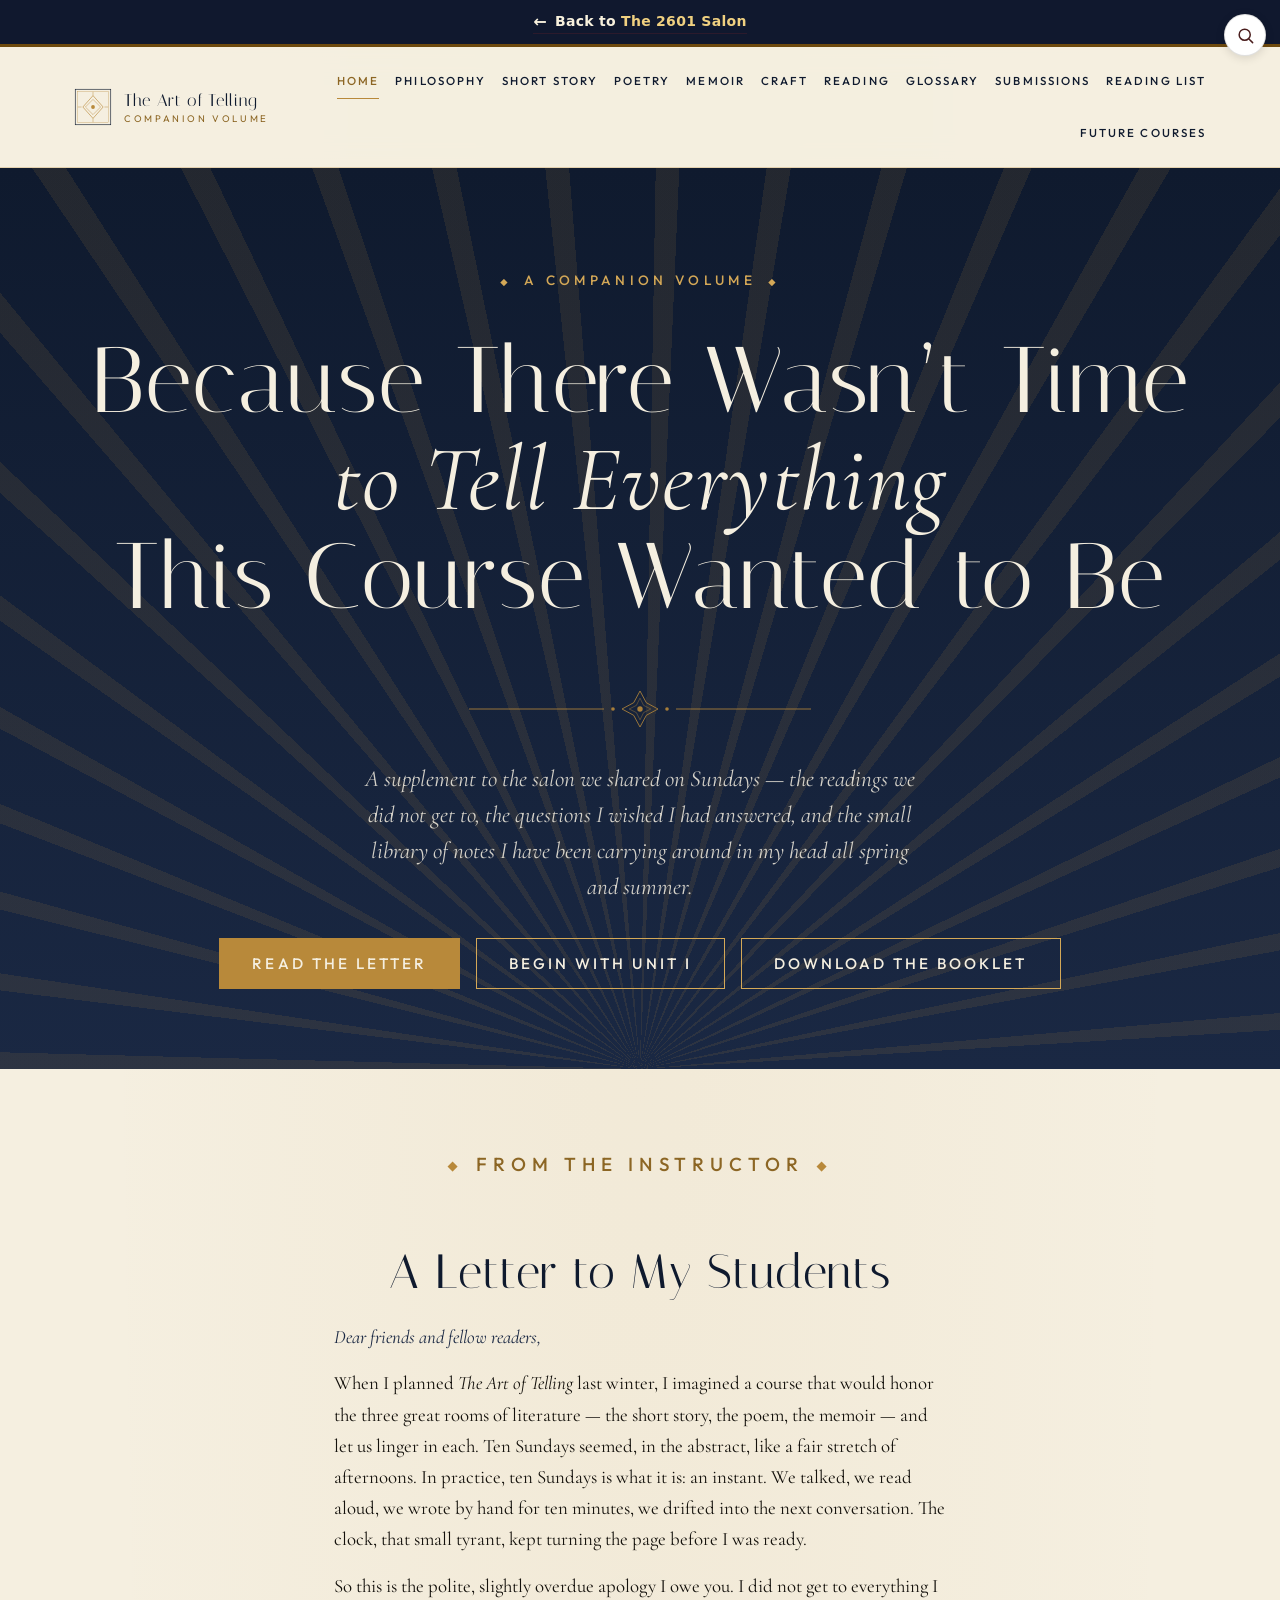
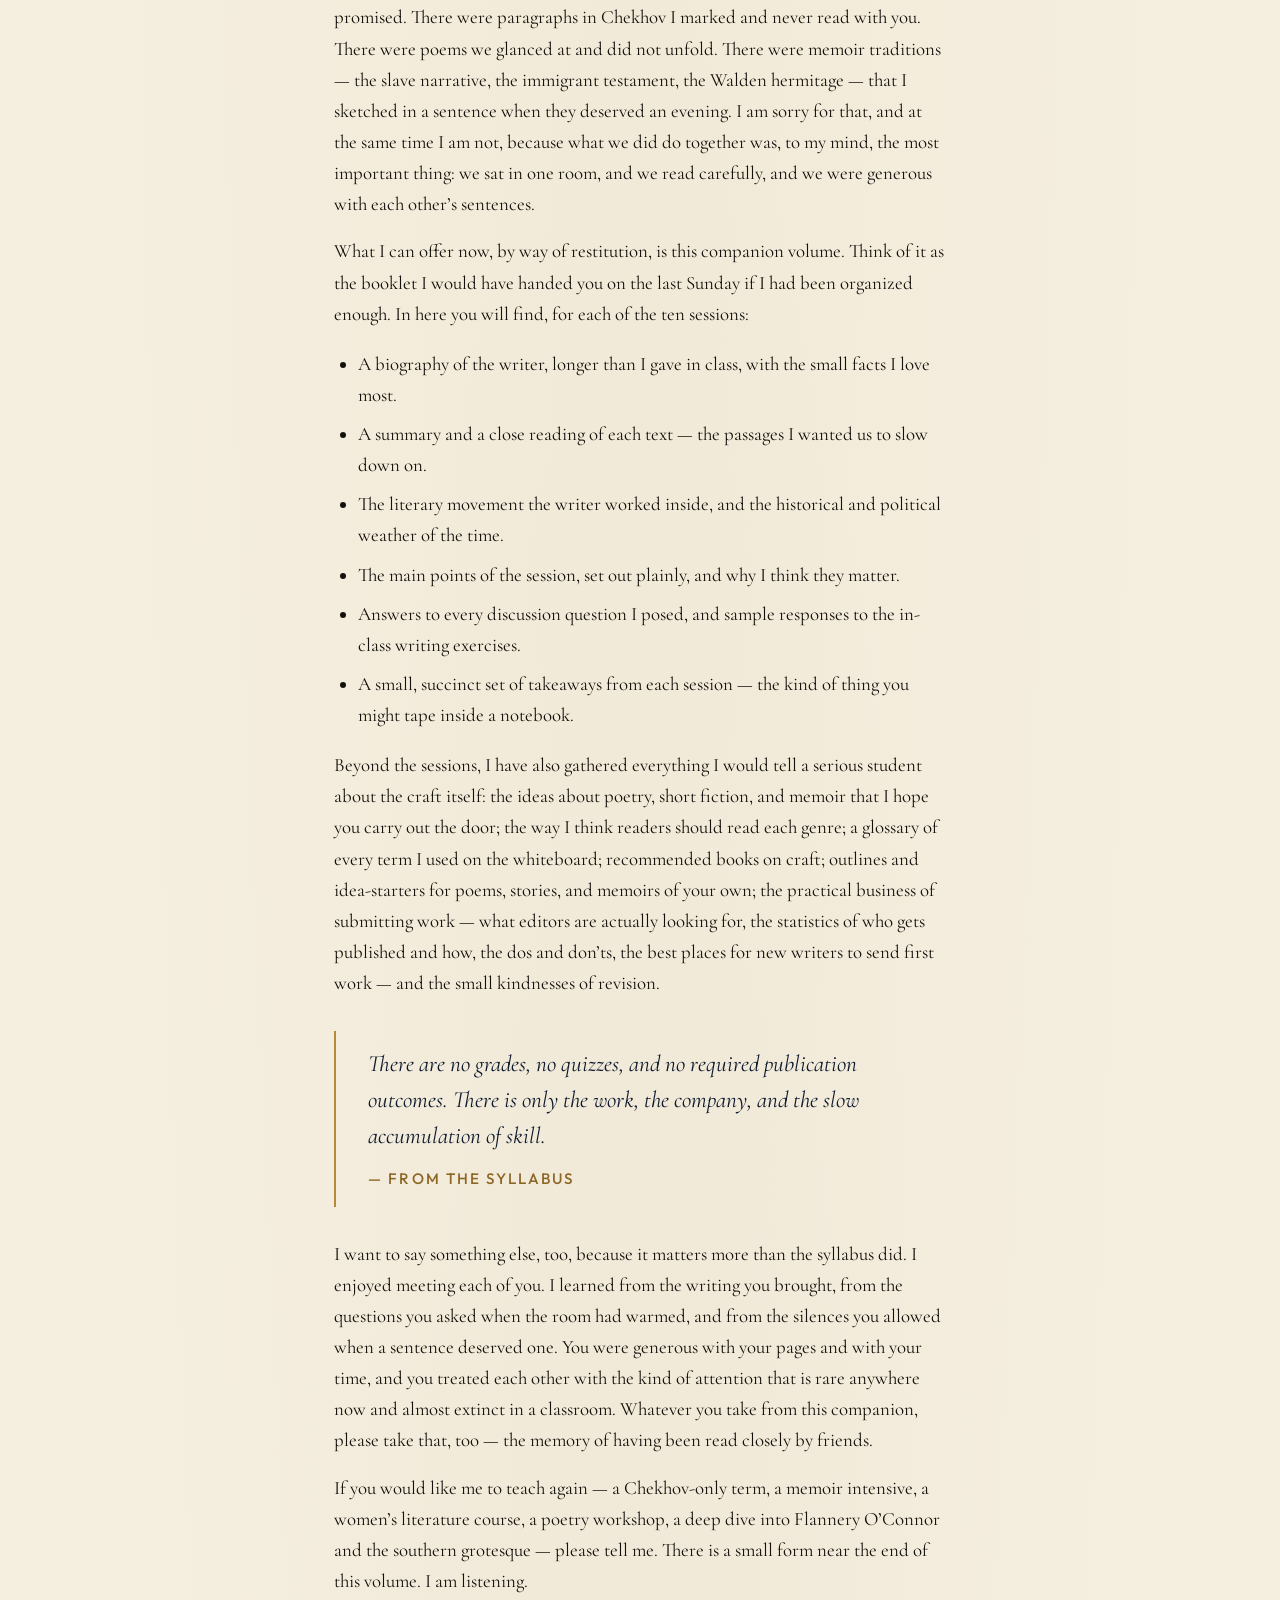
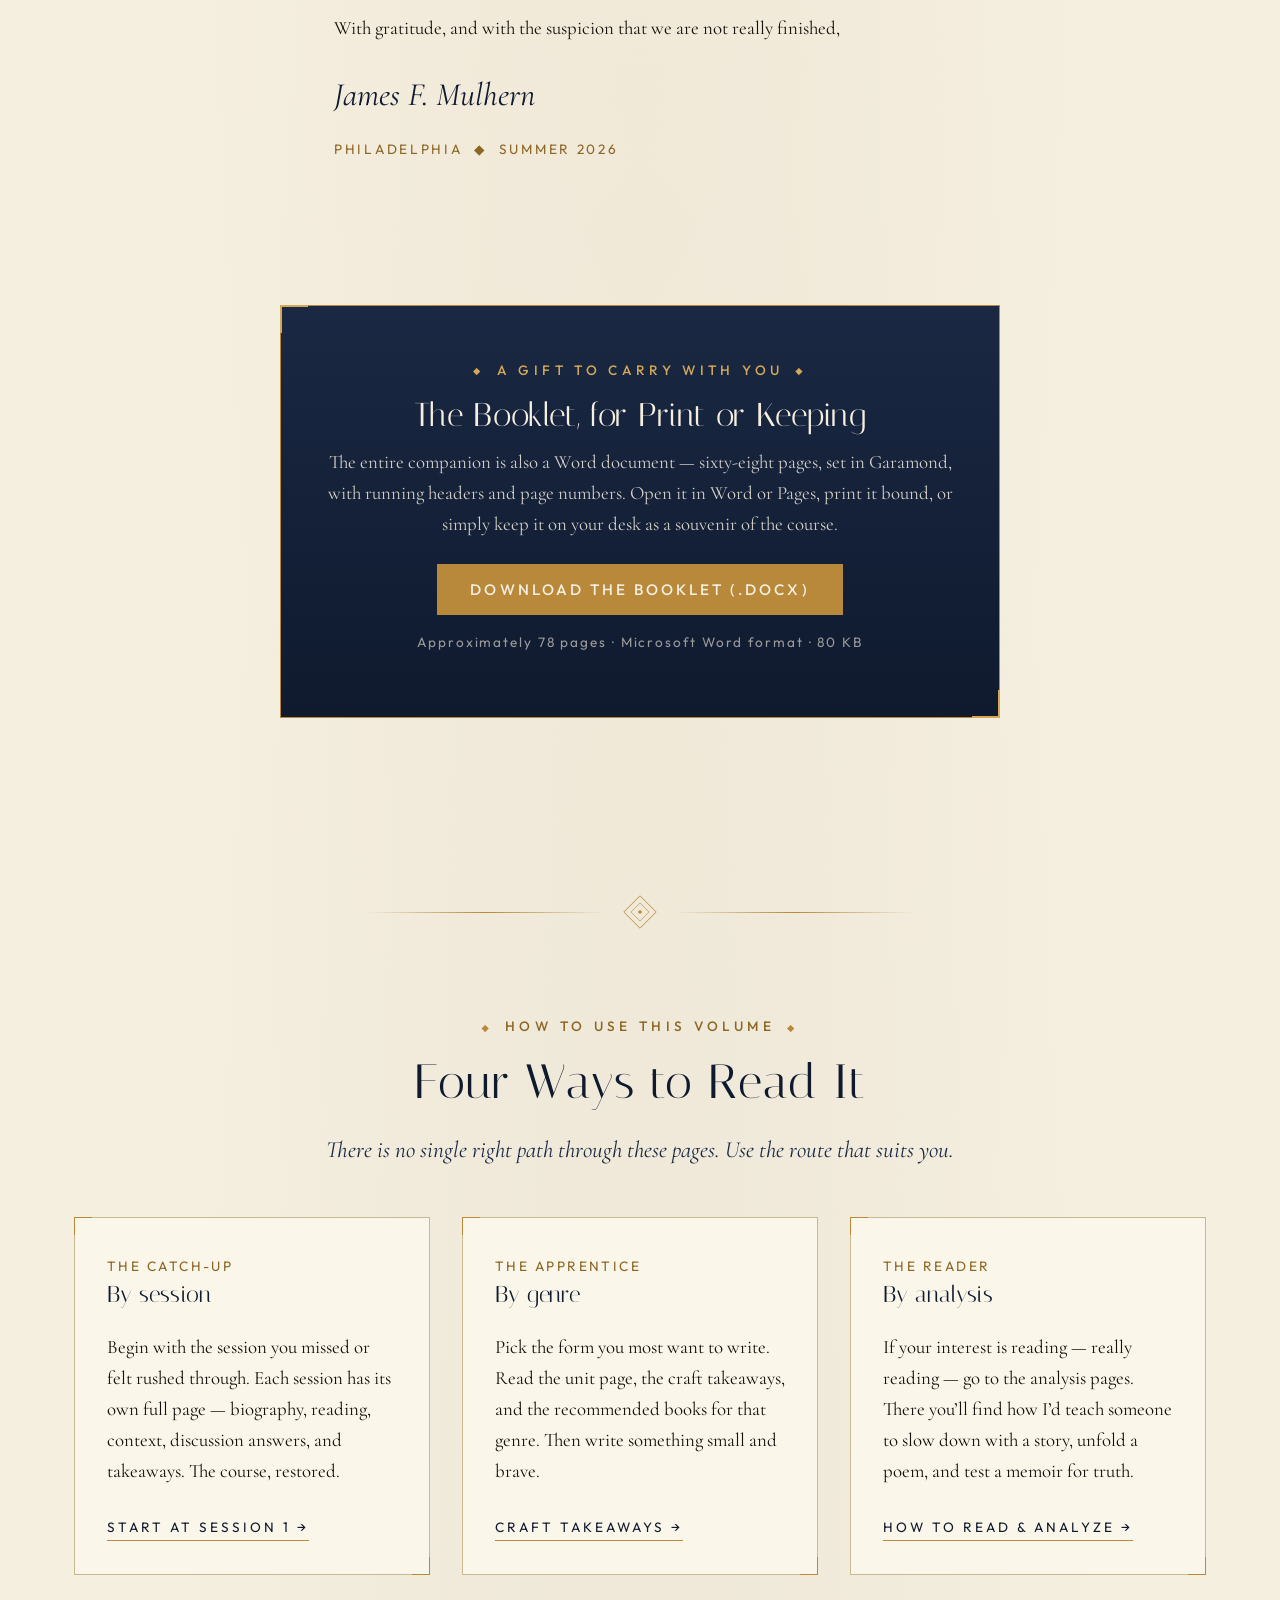
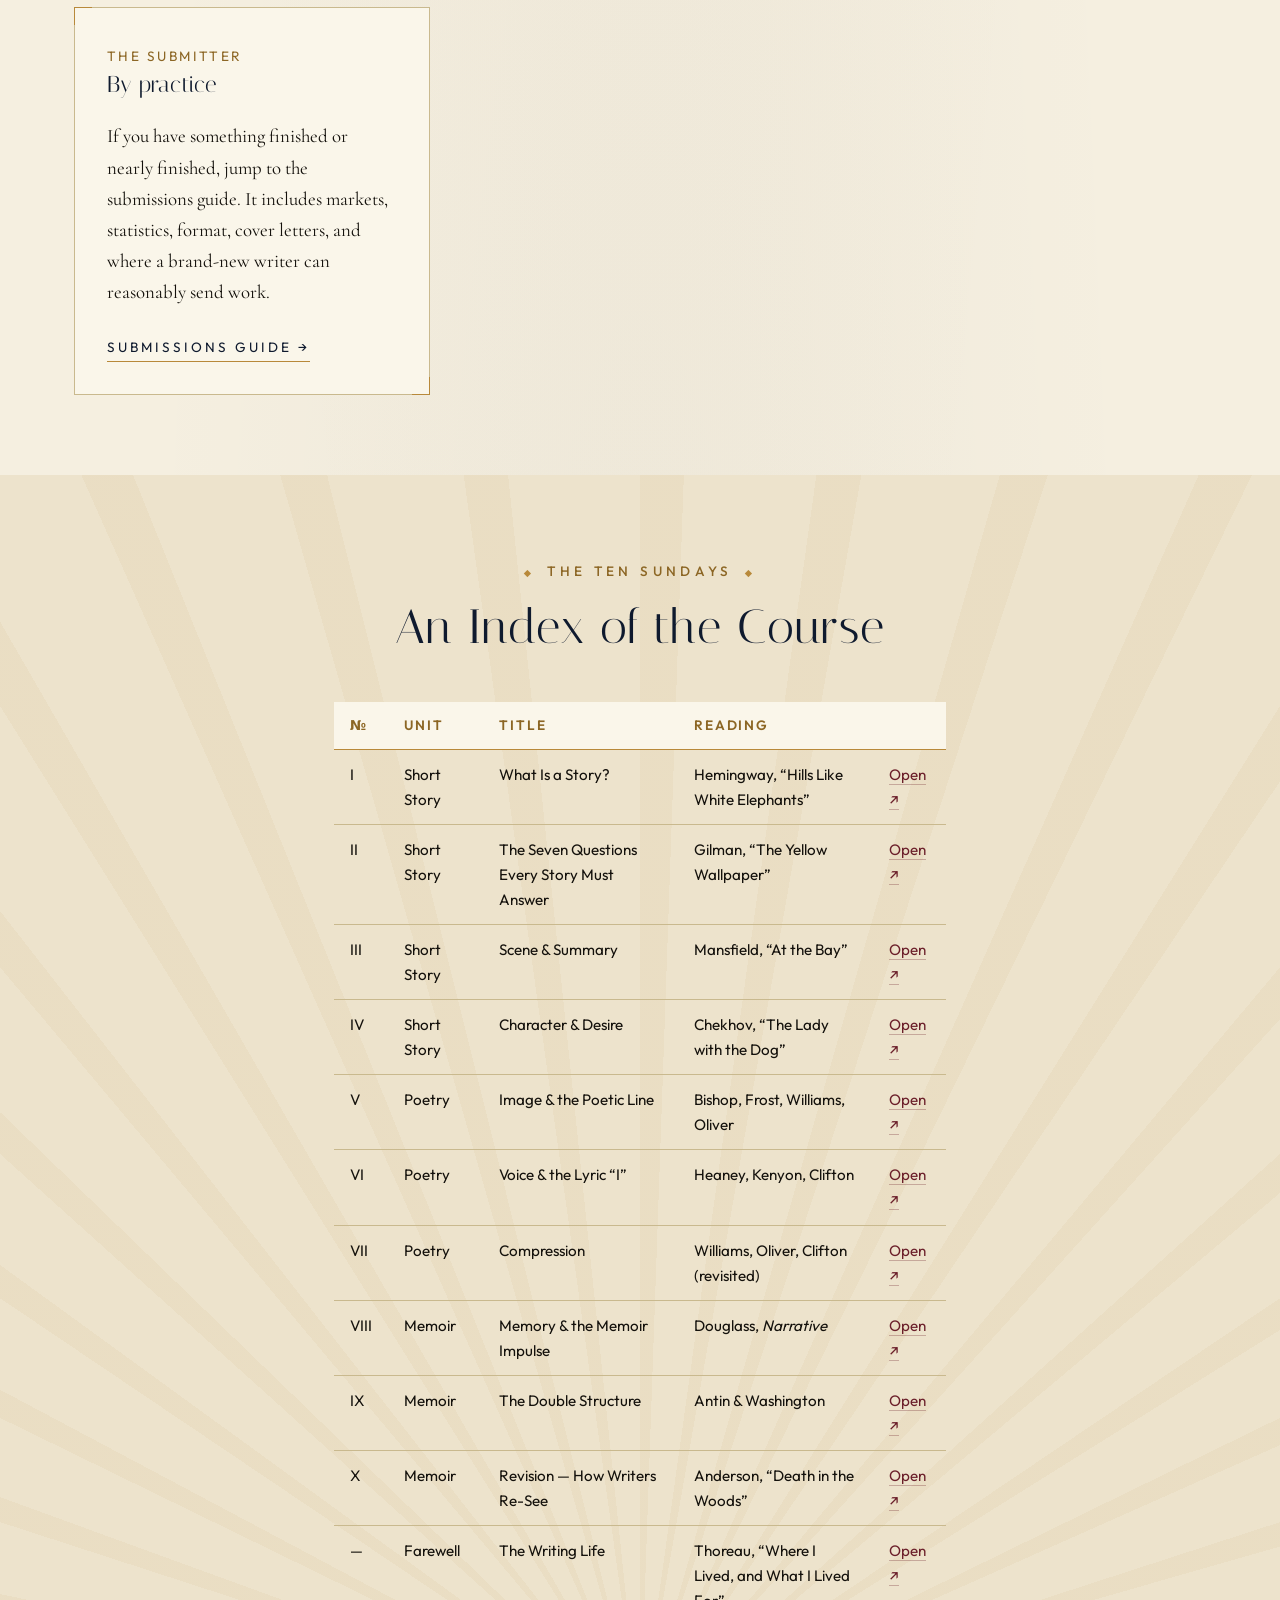
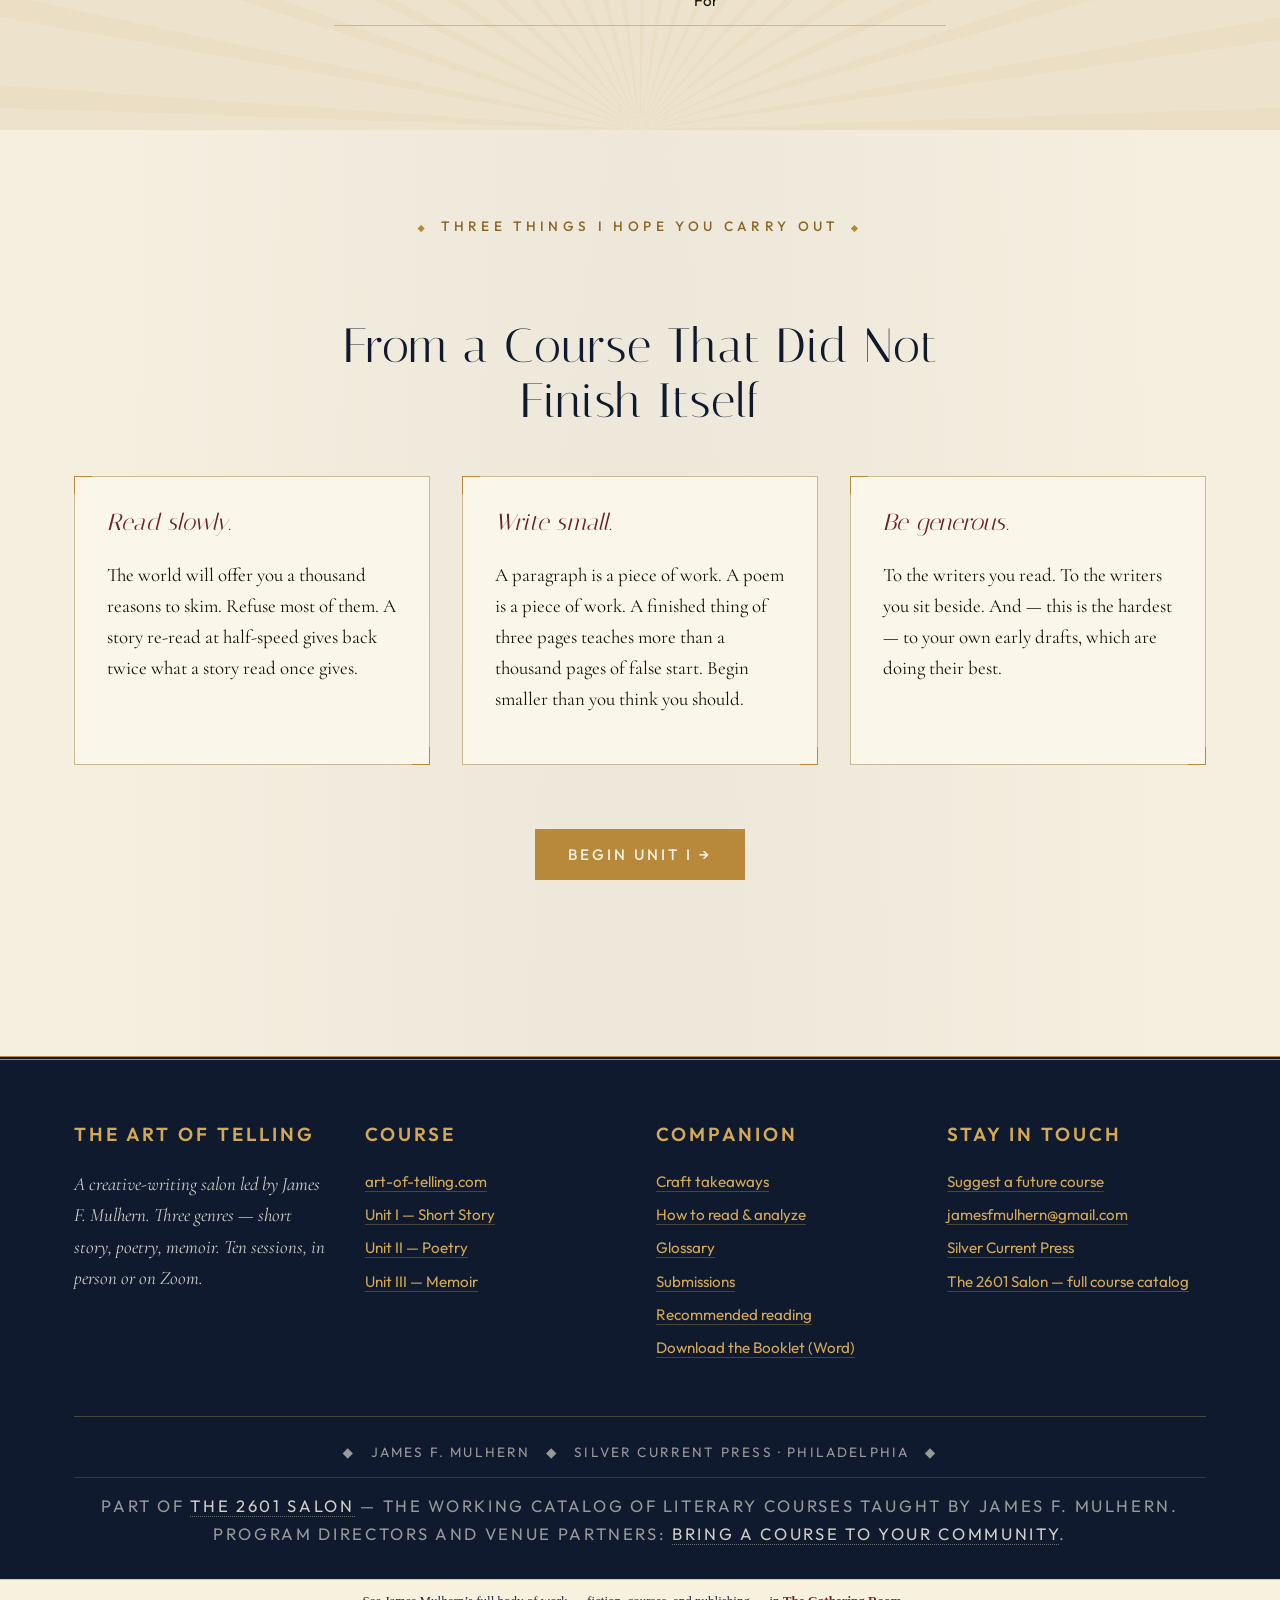
<file: index.html>
<!doctype html>
<html lang="en">
<head>
<meta charset="utf-8">
<meta name="viewport" content="width=device-width, initial-scale=1">
<title>Because There Wasn’t Time to Tell Everything — The Art of Telling Companion</title>
<meta name="description" content="A companion volume to The Art of Telling: everything the course wanted to be, with the time it would have needed. Author biographies, close readings, craft notes, glossaries, and submission guides for short story, poetry, and memoir.">
<link rel="preconnect" href="https://fonts.googleapis.com">
<link rel="preconnect" href="https://fonts.gstatic.com" crossorigin>
<link href="https://fonts.googleapis.com/css2?family=Cormorant+Garamond:ital,wght@0,400;0,500;0,600;1,400;1,500&family=Italiana&family=Outfit:wght@300;400;500;600&display=swap" rel="stylesheet">
<link rel="stylesheet" href="css/styles.css">
<meta name="author" content="James F. Mulhern">
<meta name="keywords" content="The Art of Telling, creative writing companion, short story craft, poetry craft, memoir craft, close reading, creative writing course, adult creative writing, James F. Mulhern, Silver Current Press">
<meta name="robots" content="index, follow, max-image-preview:large">
<link rel="canonical" href="https://companion.art-of-telling.com/">
<meta property="og:type" content="website">
<meta property="og:site_name" content="The Art of Telling — Companion Course">
<meta property="og:title" content="Because There Wasn’t Time to Tell Everything — The Art of Telling Companion">
<meta property="og:description" content="A companion volume to The Art of Telling: everything the course wanted to be, with the time it would have needed. Author biographies, close readings, craft notes, glossaries, and submission guides for short story, poetry, and memoir.">
<meta property="og:url" content="https://companion.art-of-telling.com/">
<meta property="og:locale" content="en_US">
<meta name="twitter:card" content="summary_large_image">
<meta name="twitter:title" content="Because There Wasn’t Time to Tell Everything — The Art of Telling Companion">
<meta name="twitter:description" content="A companion volume to The Art of Telling: everything the course wanted to be, with the time it would have needed. Author biographies, close readings, craft notes, glossaries, and submission guides for short story, poetry, and memoir.">
<script type="application/ld+json">
{
  "@context": "https://schema.org",
  "@type": "WebPage",
  "name": "Because There Wasn\u2019t Time to Tell Everything \u2014 The Art of Telling Companion",
  "description": "A companion volume to The Art of Telling: everything the course wanted to be, with the time it would have needed. Author biographies, close readings, craft notes, glossaries, and submission guides for short story, poetry, and memoir.",
  "url": "https://companion.art-of-telling.com/",
  "isPartOf": {
    "@type": "WebSite",
    "name": "The Art of Telling \u2014 Companion Course",
    "url": "https://companion.art-of-telling.com/"
  },
  "publisher": {
    "@type": "Organization",
    "name": "Silver Current Press",
    "url": "https://silvercurrentpress.com"
  },
  "author": {
    "@type": "Person",
    "name": "James F. Mulhern",
    "url": "https://www.authorjamesmulhern.com"
  },
  "inLanguage": "en"
}
</script>
<script type="application/ld+json">
{
  "@type": "Course",
  "name": "The Art of Telling \u2014 Companion Volume",
  "description": "A companion volume to the creative writing salon by James F. Mulhern.",
  "provider": {
    "@type": "Organization",
    "name": "Silver Current Press"
  },
  "@context": "https://schema.org"
}
</script>
</head>
<body>
<!-- return-to-salon ribbon -->
<div id="scp-return-ribbon" style="
  background: #10182E;
  color: #F8F1DD;
  text-align: center;
  padding: 10px 16px;
  font-family: system-ui, -apple-system, 'Segoe UI', sans-serif;
  font-size: 14px;
  font-weight: 600;
  letter-spacing: 0.02em;
  border-bottom: 3px solid #6E4A0E;
  position: relative;
  z-index: 9999;
">
  <a href="https://salon.silvercurrentpress.com"
     style="color: #F8F1DD; text-decoration: none; display:inline-flex; align-items:center; gap:8px;"
     onmouseover="this.style.color='#F0D080'"
     onmouseout="this.style.color='#F8F1DD'">
    <span style="font-size:16px; line-height:1;">&#8592;</span>
    <span>Back to <strong style="color:#F0D080;">The 2601 Salon</strong></span>
  </a>
</div>

<div id="site-header"></div>

<section class="hero">
  <div class="container">
    <span class="eyebrow">A Companion Volume</span>
    <h1>Because There Wasn’t Time<br><span style="font-family: var(--display); font-style: italic; font-weight: 400;">to Tell Everything</span><br>This Course Wanted to Be</h1>

    <svg class="hero-ornament" viewBox="0 0 400 60" fill="none" aria-hidden="true">
      <line x1="10" y1="30" x2="160" y2="30" stroke="currentColor" stroke-width="1"/>
      <line x1="240" y1="30" x2="390" y2="30" stroke="currentColor" stroke-width="1"/>
      <g transform="translate(200,30)">
        <path d="M0,-20 L7,-7 L20,0 L7,7 L0,20 L-7,7 L-20,0 L-7,-7 Z" stroke="currentColor" stroke-width="1" fill="none"/>
        <circle cx="0" cy="0" r="3" fill="currentColor"/>
        <path d="M0,-12 L4,-4 L12,0 L4,4 L0,12 L-4,4 L-12,0 L-4,-4 Z" stroke="currentColor" stroke-width="0.5" fill="none"/>
      </g>
      <circle cx="170" cy="30" r="2" fill="currentColor"/>
      <circle cx="230" cy="30" r="2" fill="currentColor"/>
    </svg>

    <p class="lede">A supplement to the salon we shared on Sundays — the readings we did not get to, the questions I wished I had answered, and the small library of notes I have been carrying around in my head all spring and summer.</p>
    <div style="margin-top: var(--space-8); display:flex; gap: var(--space-4); justify-content:center; flex-wrap: wrap;">
      <a class="btn btn--gold" href="#letter">Read the Letter</a>
      <a class="btn btn--ghost-light" href="unit-1-short-story.html">Begin with Unit I</a>
      <a class="btn btn--ghost-light" href="Because_There_Wasnt_Time_To_Tell_Everything.docx">Download the Booklet</a>
    </div>
  </div>
</section>

<section id="letter">
  <div class="container">
    <div class="prose">
      <p class="eyebrow center" style="display:block;">From the Instructor</p>
      <h2 class="center">A Letter to My Students</h2>

      <p class="lede">Dear friends and fellow readers,</p>

      <p>When I planned <em>The Art of Telling</em> last winter, I imagined a course that would honor the three great rooms of literature — the short story, the poem, the memoir — and let us linger in each. Ten Sundays seemed, in the abstract, like a fair stretch of afternoons. In practice, ten Sundays is what it is: an instant. We talked, we read aloud, we wrote by hand for ten minutes, we drifted into the next conversation. The clock, that small tyrant, kept turning the page before I was ready.</p>

      <p>So this is the polite, slightly overdue apology I owe you. I did not get to everything I promised. There were paragraphs in Chekhov I marked and never read with you. There were poems we glanced at and did not unfold. There were memoir traditions — the slave narrative, the immigrant testament, the Walden hermitage — that I sketched in a sentence when they deserved an evening. I am sorry for that, and at the same time I am not, because what we did do together was, to my mind, the most important thing: we sat in one room, and we read carefully, and we were generous with each other’s sentences.</p>

      <p>What I can offer now, by way of restitution, is this companion volume. Think of it as the booklet I would have handed you on the last Sunday if I had been organized enough. In here you will find, for each of the ten sessions:</p>

      <ul>
        <li>A biography of the writer, longer than I gave in class, with the small facts I love most.</li>
        <li>A summary and a close reading of each text — the passages I wanted us to slow down on.</li>
        <li>The literary movement the writer worked inside, and the historical and political weather of the time.</li>
        <li>The main points of the session, set out plainly, and why I think they matter.</li>
        <li>Answers to every discussion question I posed, and sample responses to the in-class writing exercises.</li>
        <li>A small, succinct set of takeaways from each session — the kind of thing you might tape inside a notebook.</li>
      </ul>

      <p>Beyond the sessions, I have also gathered everything I would tell a serious student about the craft itself: the ideas about poetry, short fiction, and memoir that I hope you carry out the door; the way I think readers should read each genre; a glossary of every term I used on the whiteboard; recommended books on craft; outlines and idea-starters for poems, stories, and memoirs of your own; the practical business of submitting work — what editors are actually looking for, the statistics of who gets published and how, the dos and don’ts, the best places for new writers to send first work — and the small kindnesses of revision.</p>

      <blockquote>
        There are no grades, no quizzes, and no required publication outcomes. There is only the work, the company, and the slow accumulation of skill.
        <cite>— from the syllabus</cite>
      </blockquote>

      <p>I want to say something else, too, because it matters more than the syllabus did. I enjoyed meeting each of you. I learned from the writing you brought, from the questions you asked when the room had warmed, and from the silences you allowed when a sentence deserved one. You were generous with your pages and with your time, and you treated each other with the kind of attention that is rare anywhere now and almost extinct in a classroom. Whatever you take from this companion, please take that, too — the memory of having been read closely by friends.</p>

      <p>If you would like me to teach again — a Chekhov-only term, a memoir intensive, a women’s literature course, a poetry workshop, a deep dive into Flannery O’Connor and the southern grotesque — please tell me. There is a small form near the end of this volume. I am listening.</p>

      <p>With gratitude, and with the suspicion that we are not really finished,</p>
      <p style="font-family: var(--display); font-style: italic; font-size: var(--text-xl); color: var(--midnight); margin-top: var(--space-6);">James F. Mulhern</p>
      <p style="font-family: var(--ui); font-size: var(--text-xs); letter-spacing: 0.2em; text-transform: uppercase; color: var(--gold-deep);">Philadelphia &nbsp;◆&nbsp; Summer 2026</p>
    </div>
  </div>
</section>

<!-- Download panel -->
<section style="padding-top: 0;">
  <div class="container">
    <div class="download-panel">
      <span class="eyebrow">A Gift to Carry With You</span>
      <h3>The Booklet, for Print or Keeping</h3>
      <p>The entire companion is also a Word document — sixty-eight pages, set in Garamond, with running headers and page numbers. Open it in Word or Pages, print it bound, or simply keep it on your desk as a souvenir of the course.</p>
      <div style="margin-top: var(--space-6);">
        <a class="btn btn--gold" href="Because_There_Wasnt_Time_To_Tell_Everything.docx" download>Download the Booklet (.docx)</a>
      </div>
      <p style="margin-top: var(--space-4); font-size: var(--text-xs); font-family: var(--ui); letter-spacing: 0.14em; color: rgba(245,239,224,0.6);">Approximately 78 pages · Microsoft Word format · 80 KB</p>
    </div>
  </div>
</section>

<div class="deco-rule">
  <span></span>
  <span class="diamond">
    <svg viewBox="0 0 40 40" fill="none">
      <path d="M20 2 L38 20 L20 38 L2 20 Z" stroke="currentColor" stroke-width="1"/>
      <path d="M20 10 L30 20 L20 30 L10 20 Z" stroke="currentColor" stroke-width="0.7"/>
      <circle cx="20" cy="20" r="2" fill="currentColor"/>
    </svg>
  </span>
  <span></span>
</div>

<section style="padding-top: var(--space-8);">
  <div class="container">
    <div class="center" style="margin-bottom: var(--space-12);">
      <span class="eyebrow">How to Use This Volume</span>
      <h2>Four Ways to Read It</h2>
      <p class="lede narrow">There is no single right path through these pages. Use the route that suits you.</p>
    </div>

    <div class="cards">
      <div class="card">
        <span class="meta">The Catch-Up</span>
        <h3>By session</h3>
        <p>Begin with the session you missed or felt rushed through. Each session has its own full page — biography, reading, context, discussion answers, and takeaways. The course, restored.</p>
        <a class="card-link" href="unit-1-short-story.html">Start at Session 1 →</a>
      </div>
      <div class="card">
        <span class="meta">The Apprentice</span>
        <h3>By genre</h3>
        <p>Pick the form you most want to write. Read the unit page, the craft takeaways, and the recommended books for that genre. Then write something small and brave.</p>
        <a class="card-link" href="craft.html">Craft takeaways →</a>
      </div>
      <div class="card">
        <span class="meta">The Reader</span>
        <h3>By analysis</h3>
        <p>If your interest is reading — really reading — go to the analysis pages. There you’ll find how I’d teach someone to slow down with a story, unfold a poem, and test a memoir for truth.</p>
        <a class="card-link" href="reading.html">How to read &amp; analyze →</a>
      </div>
      <div class="card">
        <span class="meta">The Submitter</span>
        <h3>By practice</h3>
        <p>If you have something finished or nearly finished, jump to the submissions guide. It includes markets, statistics, format, cover letters, and where a brand-new writer can reasonably send work.</p>
        <a class="card-link" href="submissions.html">Submissions guide →</a>
      </div>
    </div>
  </div>
</section>

<section class="sunburst-bg" style="background: var(--parchment);">
  <div class="container">
    <div class="center" style="margin-bottom: var(--space-12);">
      <span class="eyebrow">The Ten Sundays</span>
      <h2>An Index of the Course</h2>
    </div>

    <div class="prose">
      <table>
        <thead>
          <tr><th>№</th><th>Unit</th><th>Title</th><th>Reading</th><th></th></tr>
        </thead>
        <tbody>
          <tr><td>I</td><td>Short Story</td><td>What Is a Story?</td><td>Hemingway, “Hills Like White Elephants”</td><td><a href="unit-1-short-story.html#s1">Open ↗</a></td></tr>
          <tr><td>II</td><td>Short Story</td><td>The Seven Questions Every Story Must Answer</td><td>Gilman, “The Yellow Wallpaper”</td><td><a href="unit-1-short-story.html#s2">Open ↗</a></td></tr>
          <tr><td>III</td><td>Short Story</td><td>Scene &amp; Summary</td><td>Mansfield, “At the Bay”</td><td><a href="unit-1-short-story.html#s3">Open ↗</a></td></tr>
          <tr><td>IV</td><td>Short Story</td><td>Character &amp; Desire</td><td>Chekhov, “The Lady with the Dog”</td><td><a href="unit-1-short-story.html#s4">Open ↗</a></td></tr>
          <tr><td>V</td><td>Poetry</td><td>Image &amp; the Poetic Line</td><td>Bishop, Frost, Williams, Oliver</td><td><a href="unit-2-poetry.html#s5">Open ↗</a></td></tr>
          <tr><td>VI</td><td>Poetry</td><td>Voice &amp; the Lyric “I”</td><td>Heaney, Kenyon, Clifton</td><td><a href="unit-2-poetry.html#s6">Open ↗</a></td></tr>
          <tr><td>VII</td><td>Poetry</td><td>Compression</td><td>Williams, Oliver, Clifton (revisited)</td><td><a href="unit-2-poetry.html#s7">Open ↗</a></td></tr>
          <tr><td>VIII</td><td>Memoir</td><td>Memory &amp; the Memoir Impulse</td><td>Douglass, <em>Narrative</em></td><td><a href="unit-3-memoir.html#s8">Open ↗</a></td></tr>
          <tr><td>IX</td><td>Memoir</td><td>The Double Structure</td><td>Antin &amp; Washington</td><td><a href="unit-3-memoir.html#s9">Open ↗</a></td></tr>
          <tr><td>X</td><td>Memoir</td><td>Revision — How Writers Re-See</td><td>Anderson, “Death in the Woods”</td><td><a href="unit-3-memoir.html#s10">Open ↗</a></td></tr>
          <tr><td>—</td><td>Farewell</td><td>The Writing Life</td><td>Thoreau, “Where I Lived, and What I Lived For”</td><td><a href="unit-3-memoir.html#farewell">Open ↗</a></td></tr>
        </tbody>
      </table>
    </div>
  </div>
</section>

<section>
  <div class="container">
    <div class="prose center">
      <span class="eyebrow">Three Things I Hope You Carry Out</span>
      <h2>From a Course That Did Not Finish Itself</h2>
    </div>

    <div class="cards" style="margin-top: var(--space-12);">
      <div class="card">
        <h3 style="font-style: italic; color: var(--oxblood);">Read slowly.</h3>
        <p>The world will offer you a thousand reasons to skim. Refuse most of them. A story re-read at half-speed gives back twice what a story read once gives.</p>
      </div>
      <div class="card">
        <h3 style="font-style: italic; color: var(--oxblood);">Write small.</h3>
        <p>A paragraph is a piece of work. A poem is a piece of work. A finished thing of three pages teaches more than a thousand pages of false start. Begin smaller than you think you should.</p>
      </div>
      <div class="card">
        <h3 style="font-style: italic; color: var(--oxblood);">Be generous.</h3>
        <p>To the writers you read. To the writers you sit beside. And — this is the hardest — to your own early drafts, which are doing their best.</p>
      </div>
    </div>

    <div class="center" style="margin-top: var(--space-16);">
      <a class="btn btn--gold" href="unit-1-short-story.html">Begin Unit I →</a>
    </div>
  </div>
</section>

<div id="site-footer"></div>
<script src="js/site.js"></script>
<div id="mulhern-gathering-room-bar" style="background:#F8F1DD;color:#1E2947;text-align:center;padding:10px 16px;font-family:Georgia,'EB Garamond',serif;font-size:13px;border-top:1px solid #d4c69e;">See James Mulhern&rsquo;s full body of work &mdash; fiction, courses, and publishing &mdash; in <a href="https://silvercurrentpress.com/elsewhere.html" style="color:#7B1F35;font-weight:600;text-decoration:none;">The Gathering Room &rarr;</a></div>
<script src="js/return-ribbon.js" defer></script>
<script src="site-search.js" defer></script>
</body>
</html>
</file>
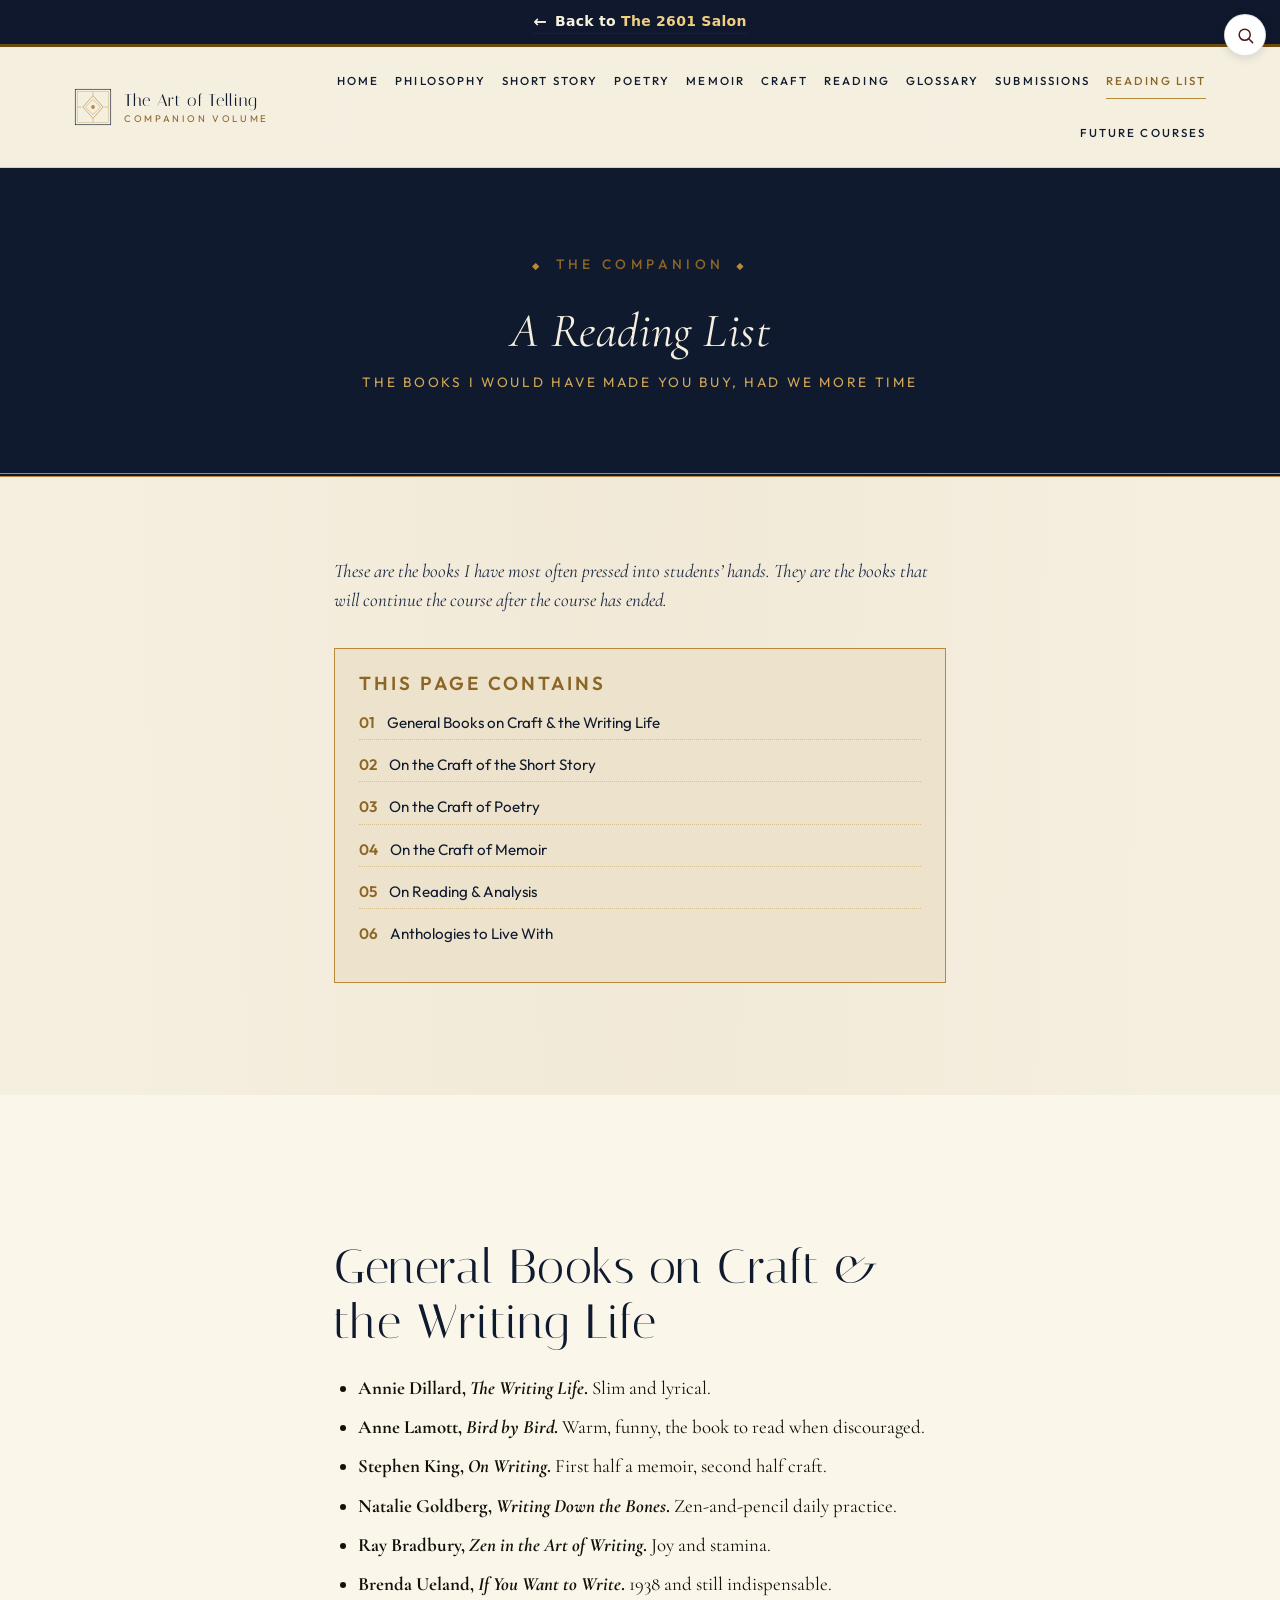
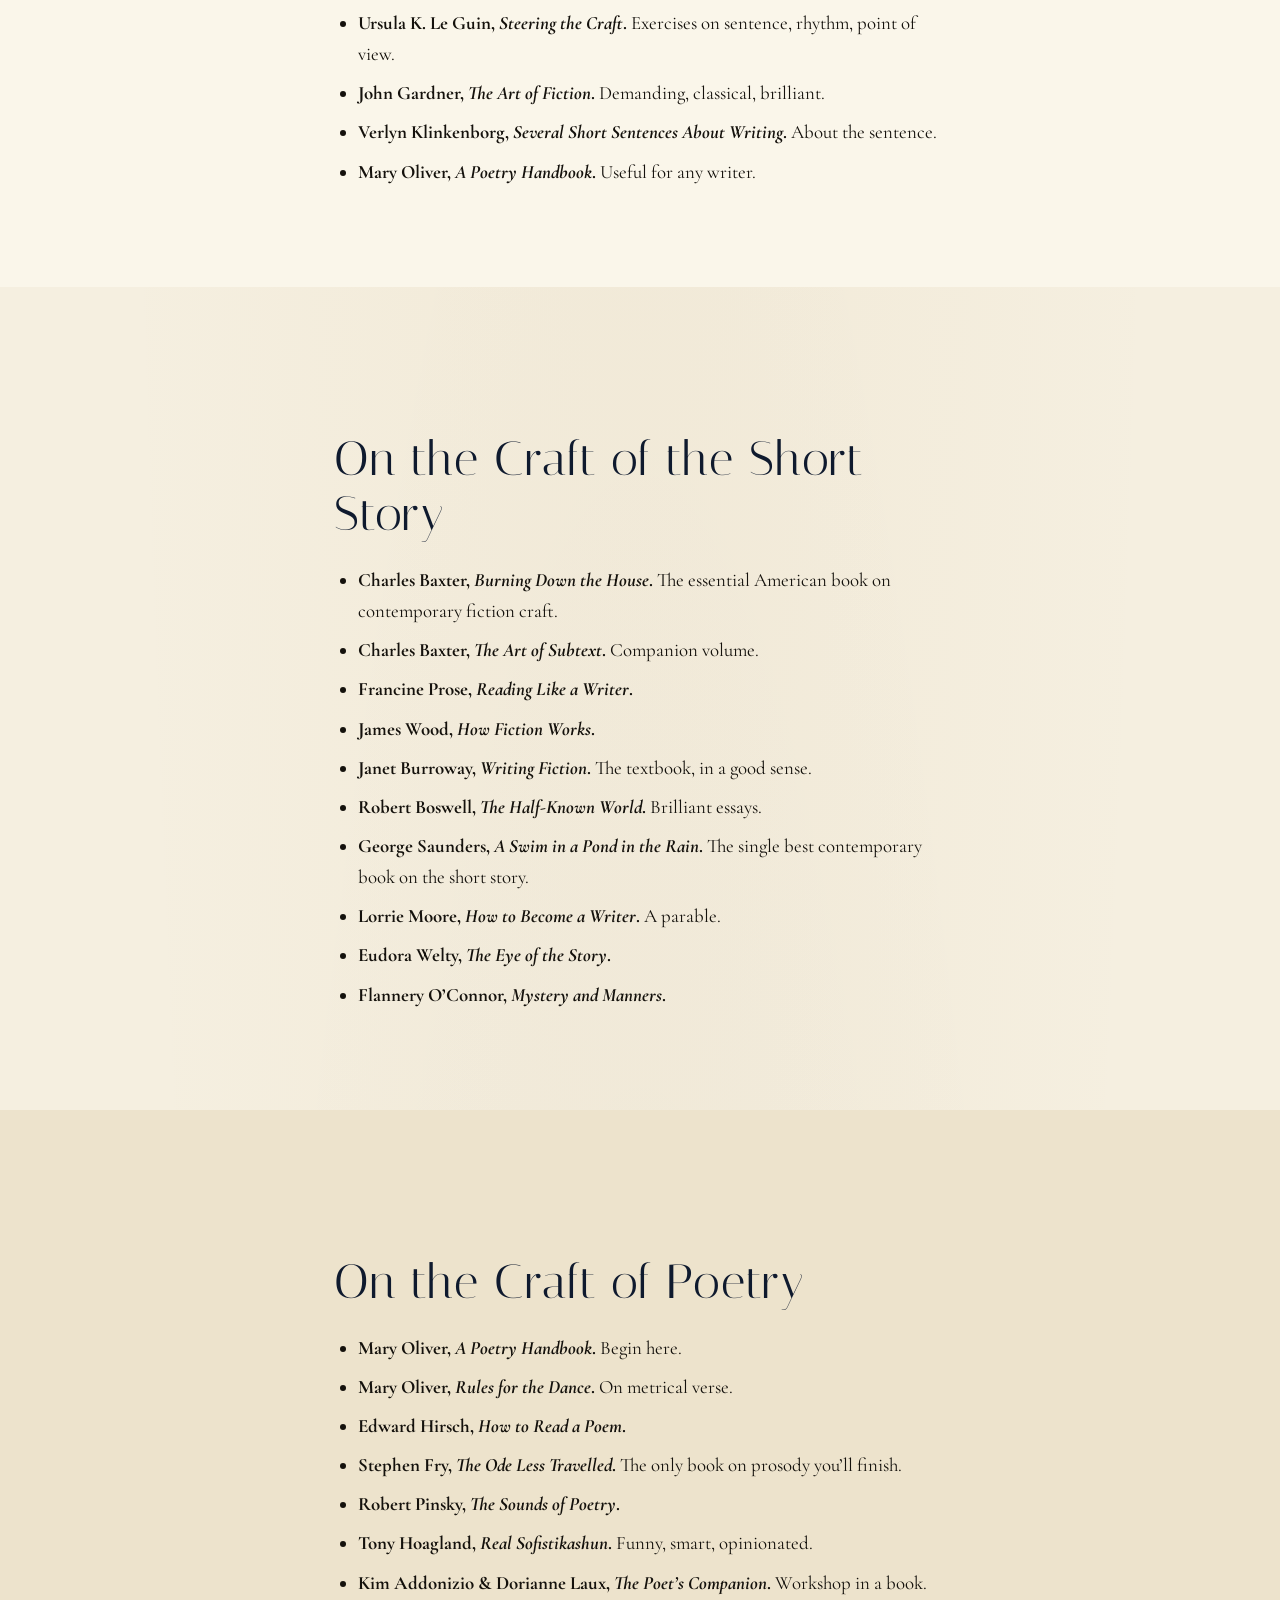
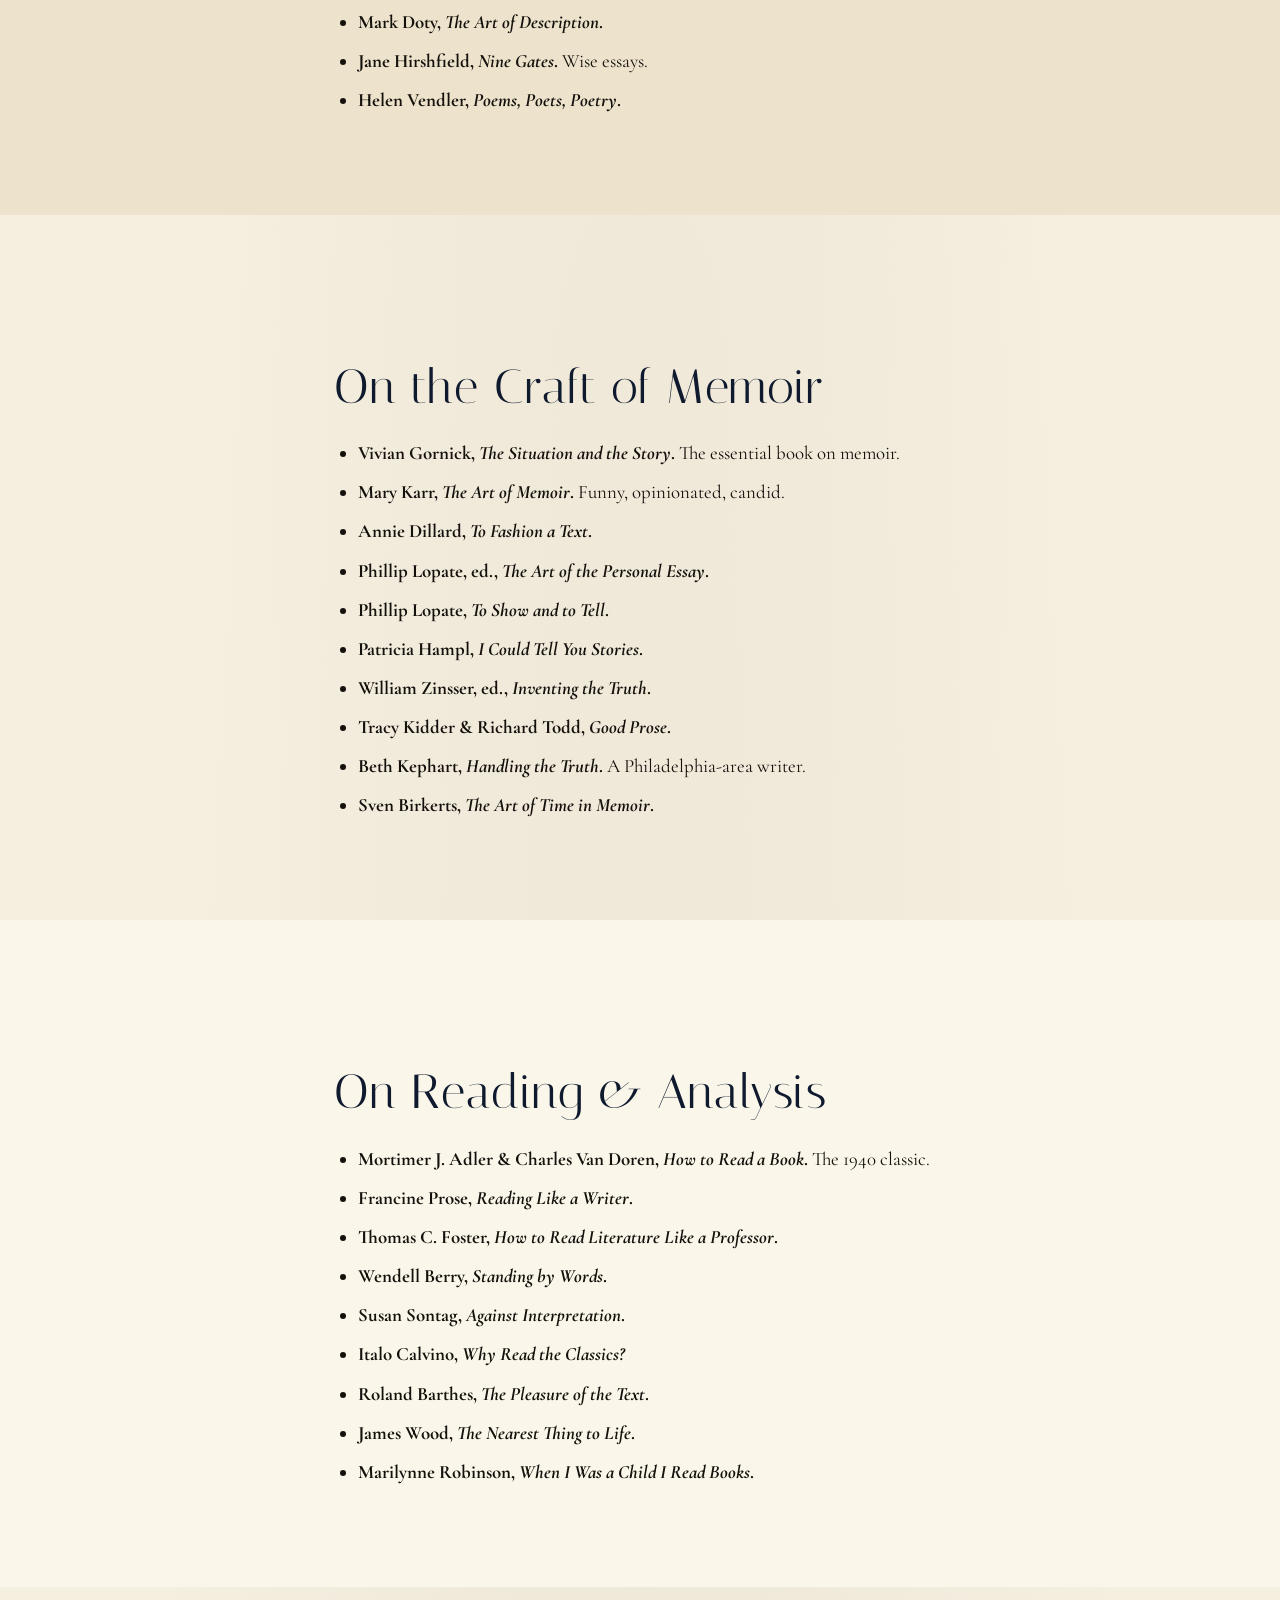
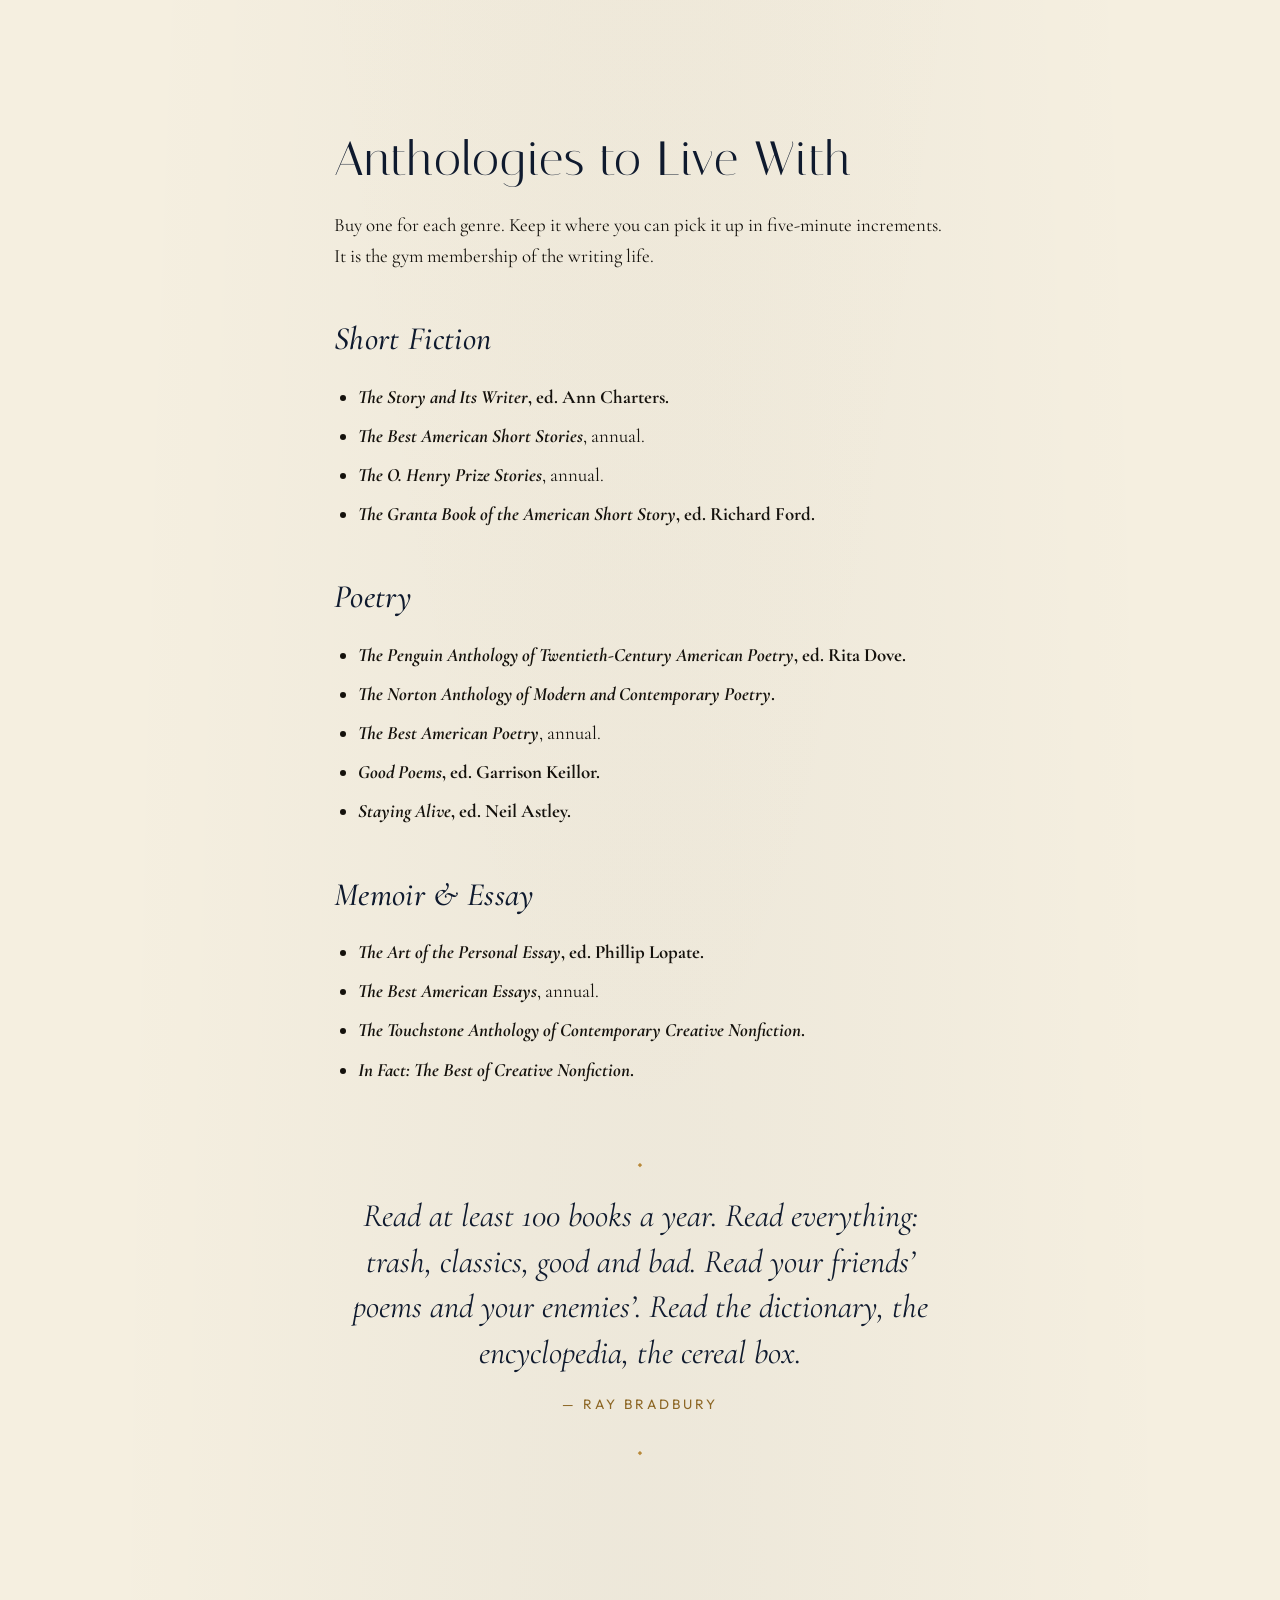
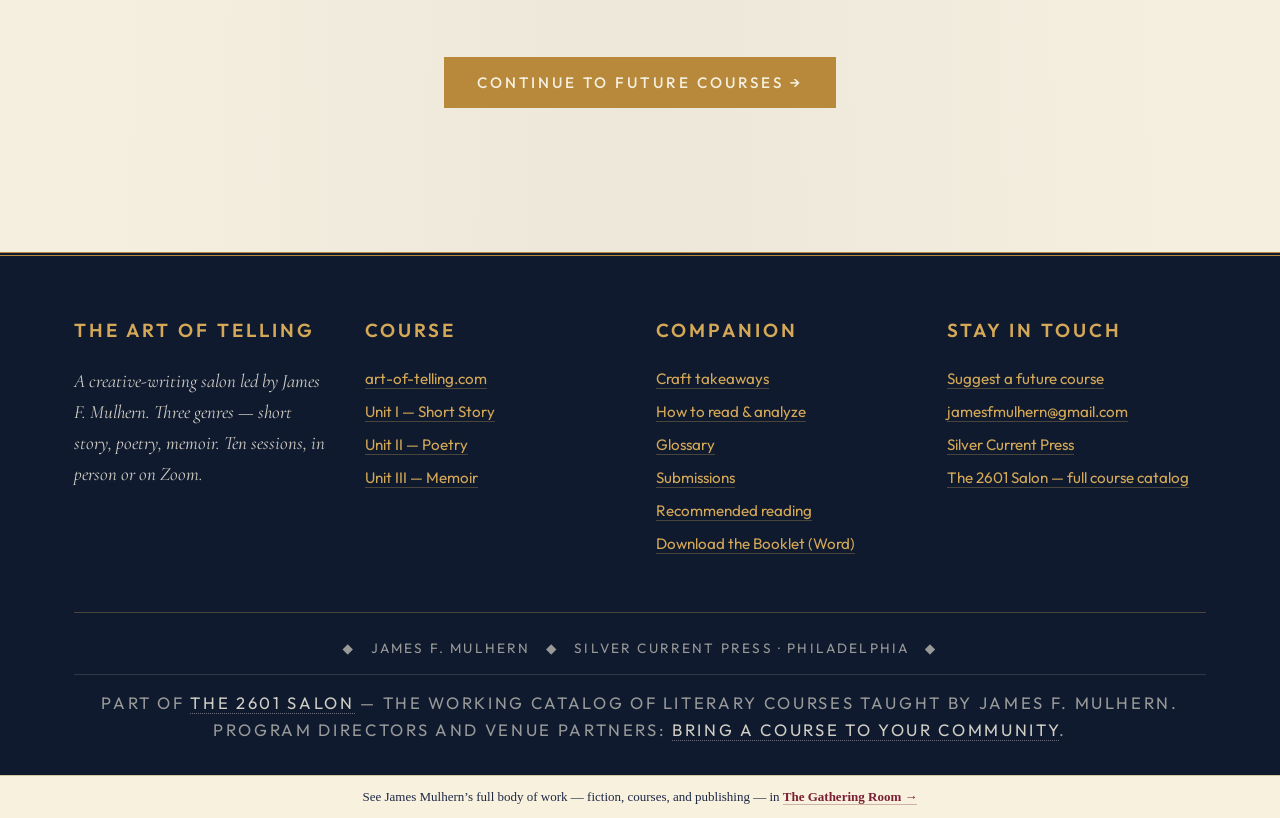
<file: books.html>
<!doctype html>
<html lang="en">
<head>
<meta charset="utf-8">
<meta name="viewport" content="width=device-width, initial-scale=1">
<title>Recommended Reading | The Art of Telling Companion</title>
<link rel="preconnect" href="https://fonts.googleapis.com"><link rel="preconnect" href="https://fonts.gstatic.com" crossorigin>
<link href="https://fonts.googleapis.com/css2?family=Cormorant+Garamond:ital,wght@0,400;0,500;0,600;1,400;1,500&family=Italiana&family=Outfit:wght@300;400;500;600&display=swap" rel="stylesheet">
<link rel="stylesheet" href="css/styles.css">
</head>
<body>
<!-- return-to-salon ribbon -->
<div id="scp-return-ribbon" style="
  background: #10182E;
  color: #F8F1DD;
  text-align: center;
  padding: 10px 16px;
  font-family: system-ui, -apple-system, 'Segoe UI', sans-serif;
  font-size: 14px;
  font-weight: 600;
  letter-spacing: 0.02em;
  border-bottom: 3px solid #6E4A0E;
  position: relative;
  z-index: 9999;
">
  <a href="https://salon.silvercurrentpress.com"
     style="color: #F8F1DD; text-decoration: none; display:inline-flex; align-items:center; gap:8px;"
     onmouseover="this.style.color='#F0D080'"
     onmouseout="this.style.color='#F8F1DD'">
    <span style="font-size:16px; line-height:1;">&#8592;</span>
    <span>Back to <strong style="color:#F0D080;">The 2601 Salon</strong></span>
  </a>
</div>

<div id="site-header"></div>

<section class="session-hero">
  <div class="container center">
    <span class="eyebrow">The Companion</span>
    <h1 style="font-family: var(--display); font-style: italic;">A Reading List</h1>
    <p class="session-meta">The books I would have made you buy, had we more time</p>
  </div>
</section>

<section>
  <div class="container"><div class="prose">
    <p class="lede">These are the books I have most often pressed into students’ hands. They are the books that will continue the course after the course has ended.</p>
    <div class="toc">
      <h5>This Page Contains</h5>
      <ol>
        <li><a href="#general-craft">General Books on Craft &amp; the Writing Life</a></li>
        <li><a href="#story-craft">On the Craft of the Short Story</a></li>
        <li><a href="#poetry-craft">On the Craft of Poetry</a></li>
        <li><a href="#memoir-craft">On the Craft of Memoir</a></li>
        <li><a href="#reading-craft">On Reading &amp; Analysis</a></li>
        <li><a href="#anthologies">Anthologies to Live With</a></li>
      </ol>
    </div>
  </div></div>
</section>

<section id="general-craft" style="background: var(--ivory-soft);">
  <div class="container"><div class="prose">
    <h2>General Books on Craft &amp; the Writing Life</h2>
    <ul>
      <li><strong>Annie Dillard, <em>The Writing Life</em>.</strong> Slim and lyrical.</li>
      <li><strong>Anne Lamott, <em>Bird by Bird</em>.</strong> Warm, funny, the book to read when discouraged.</li>
      <li><strong>Stephen King, <em>On Writing</em>.</strong> First half a memoir, second half craft.</li>
      <li><strong>Natalie Goldberg, <em>Writing Down the Bones</em>.</strong> Zen-and-pencil daily practice.</li>
      <li><strong>Ray Bradbury, <em>Zen in the Art of Writing</em>.</strong> Joy and stamina.</li>
      <li><strong>Brenda Ueland, <em>If You Want to Write</em>.</strong> 1938 and still indispensable.</li>
      <li><strong>Ursula K. Le Guin, <em>Steering the Craft</em>.</strong> Exercises on sentence, rhythm, point of view.</li>
      <li><strong>John Gardner, <em>The Art of Fiction</em>.</strong> Demanding, classical, brilliant.</li>
      <li><strong>Verlyn Klinkenborg, <em>Several Short Sentences About Writing</em>.</strong> About the sentence.</li>
      <li><strong>Mary Oliver, <em>A Poetry Handbook</em>.</strong> Useful for any writer.</li>
    </ul>
  </div></div>
</section>

<section id="story-craft">
  <div class="container"><div class="prose">
    <h2>On the Craft of the Short Story</h2>
    <ul>
      <li><strong>Charles Baxter, <em>Burning Down the House</em>.</strong> The essential American book on contemporary fiction craft.</li>
      <li><strong>Charles Baxter, <em>The Art of Subtext</em>.</strong> Companion volume.</li>
      <li><strong>Francine Prose, <em>Reading Like a Writer</em>.</strong></li>
      <li><strong>James Wood, <em>How Fiction Works</em>.</strong></li>
      <li><strong>Janet Burroway, <em>Writing Fiction</em>.</strong> The textbook, in a good sense.</li>
      <li><strong>Robert Boswell, <em>The Half-Known World</em>.</strong> Brilliant essays.</li>
      <li><strong>George Saunders, <em>A Swim in a Pond in the Rain</em>.</strong> The single best contemporary book on the short story.</li>
      <li><strong>Lorrie Moore, <em>How to Become a Writer</em>.</strong> A parable.</li>
      <li><strong>Eudora Welty, <em>The Eye of the Story</em>.</strong></li>
      <li><strong>Flannery O’Connor, <em>Mystery and Manners</em>.</strong></li>
    </ul>
  </div></div>
</section>

<section id="poetry-craft" style="background: var(--parchment);">
  <div class="container"><div class="prose">
    <h2>On the Craft of Poetry</h2>
    <ul>
      <li><strong>Mary Oliver, <em>A Poetry Handbook</em>.</strong> Begin here.</li>
      <li><strong>Mary Oliver, <em>Rules for the Dance</em>.</strong> On metrical verse.</li>
      <li><strong>Edward Hirsch, <em>How to Read a Poem</em>.</strong></li>
      <li><strong>Stephen Fry, <em>The Ode Less Travelled</em>.</strong> The only book on prosody you’ll finish.</li>
      <li><strong>Robert Pinsky, <em>The Sounds of Poetry</em>.</strong></li>
      <li><strong>Tony Hoagland, <em>Real Sofistikashun</em>.</strong> Funny, smart, opinionated.</li>
      <li><strong>Kim Addonizio &amp; Dorianne Laux, <em>The Poet’s Companion</em>.</strong> Workshop in a book.</li>
      <li><strong>Mark Doty, <em>The Art of Description</em>.</strong></li>
      <li><strong>Jane Hirshfield, <em>Nine Gates</em>.</strong> Wise essays.</li>
      <li><strong>Helen Vendler, <em>Poems, Poets, Poetry</em>.</strong></li>
    </ul>
  </div></div>
</section>

<section id="memoir-craft">
  <div class="container"><div class="prose">
    <h2>On the Craft of Memoir</h2>
    <ul>
      <li><strong>Vivian Gornick, <em>The Situation and the Story</em>.</strong> The essential book on memoir.</li>
      <li><strong>Mary Karr, <em>The Art of Memoir</em>.</strong> Funny, opinionated, candid.</li>
      <li><strong>Annie Dillard, <em>To Fashion a Text</em>.</strong></li>
      <li><strong>Phillip Lopate, ed., <em>The Art of the Personal Essay</em>.</strong></li>
      <li><strong>Phillip Lopate, <em>To Show and to Tell</em>.</strong></li>
      <li><strong>Patricia Hampl, <em>I Could Tell You Stories</em>.</strong></li>
      <li><strong>William Zinsser, ed., <em>Inventing the Truth</em>.</strong></li>
      <li><strong>Tracy Kidder &amp; Richard Todd, <em>Good Prose</em>.</strong></li>
      <li><strong>Beth Kephart, <em>Handling the Truth</em>.</strong> A Philadelphia-area writer.</li>
      <li><strong>Sven Birkerts, <em>The Art of Time in Memoir</em>.</strong></li>
    </ul>
  </div></div>
</section>

<section id="reading-craft" style="background: var(--ivory-soft);">
  <div class="container"><div class="prose">
    <h2>On Reading &amp; Analysis</h2>
    <ul>
      <li><strong>Mortimer J. Adler &amp; Charles Van Doren, <em>How to Read a Book</em>.</strong> The 1940 classic.</li>
      <li><strong>Francine Prose, <em>Reading Like a Writer</em>.</strong></li>
      <li><strong>Thomas C. Foster, <em>How to Read Literature Like a Professor</em>.</strong></li>
      <li><strong>Wendell Berry, <em>Standing by Words</em>.</strong></li>
      <li><strong>Susan Sontag, <em>Against Interpretation</em>.</strong></li>
      <li><strong>Italo Calvino, <em>Why Read the Classics?</em></strong></li>
      <li><strong>Roland Barthes, <em>The Pleasure of the Text</em>.</strong></li>
      <li><strong>James Wood, <em>The Nearest Thing to Life</em>.</strong></li>
      <li><strong>Marilynne Robinson, <em>When I Was a Child I Read Books</em>.</strong></li>
    </ul>
  </div></div>
</section>

<section id="anthologies">
  <div class="container"><div class="prose">
    <h2>Anthologies to Live With</h2>
    <p>Buy one for each genre. Keep it where you can pick it up in five-minute increments. It is the gym membership of the writing life.</p>

    <h3>Short Fiction</h3>
    <ul>
      <li><strong><em>The Story and Its Writer</em>, ed. Ann Charters.</strong></li>
      <li><strong><em>The Best American Short Stories</em></strong>, annual.</li>
      <li><strong><em>The O. Henry Prize Stories</em></strong>, annual.</li>
      <li><strong><em>The Granta Book of the American Short Story</em>, ed. Richard Ford.</strong></li>
    </ul>

    <h3>Poetry</h3>
    <ul>
      <li><strong><em>The Penguin Anthology of Twentieth-Century American Poetry</em>, ed. Rita Dove.</strong></li>
      <li><strong><em>The Norton Anthology of Modern and Contemporary Poetry</em>.</strong></li>
      <li><strong><em>The Best American Poetry</em></strong>, annual.</li>
      <li><strong><em>Good Poems</em>, ed. Garrison Keillor.</strong></li>
      <li><strong><em>Staying Alive</em>, ed. Neil Astley.</strong></li>
    </ul>

    <h3>Memoir &amp; Essay</h3>
    <ul>
      <li><strong><em>The Art of the Personal Essay</em>, ed. Phillip Lopate.</strong></li>
      <li><strong><em>The Best American Essays</em></strong>, annual.</li>
      <li><strong><em>The Touchstone Anthology of Contemporary Creative Nonfiction</em>.</strong></li>
      <li><strong><em>In Fact: The Best of Creative Nonfiction</em>.</strong></li>
    </ul>

    <div class="pullquote">
      Read at least 100 books a year. Read everything: trash, classics, good and bad. Read your friends’ poems and your enemies’. Read the dictionary, the encyclopedia, the cereal box.<br>
      <span style="font-family: var(--ui); font-style: normal; font-size: var(--text-xs); letter-spacing: 0.22em; text-transform: uppercase; color: var(--gold-deep);">— Ray Bradbury</span>
    </div>
  </div></div>
</section>

<section class="section-tight">
  <div class="container center">
    <a class="btn btn--gold" href="future.html">Continue to Future Courses →</a>
  </div>
</section>

<div id="site-footer"></div>
<script src="js/site.js"></script>
<div id="mulhern-gathering-room-bar" style="background:#F8F1DD;color:#1E2947;text-align:center;padding:10px 16px;font-family:Georgia,'EB Garamond',serif;font-size:13px;border-top:1px solid #d4c69e;">See James Mulhern&rsquo;s full body of work &mdash; fiction, courses, and publishing &mdash; in <a href="https://silvercurrentpress.com/elsewhere.html" style="color:#7B1F35;font-weight:600;text-decoration:none;">The Gathering Room &rarr;</a></div>
<script src="js/return-ribbon.js" defer></script>
<script src="site-search.js" defer></script>
</body>
</html>
</file>
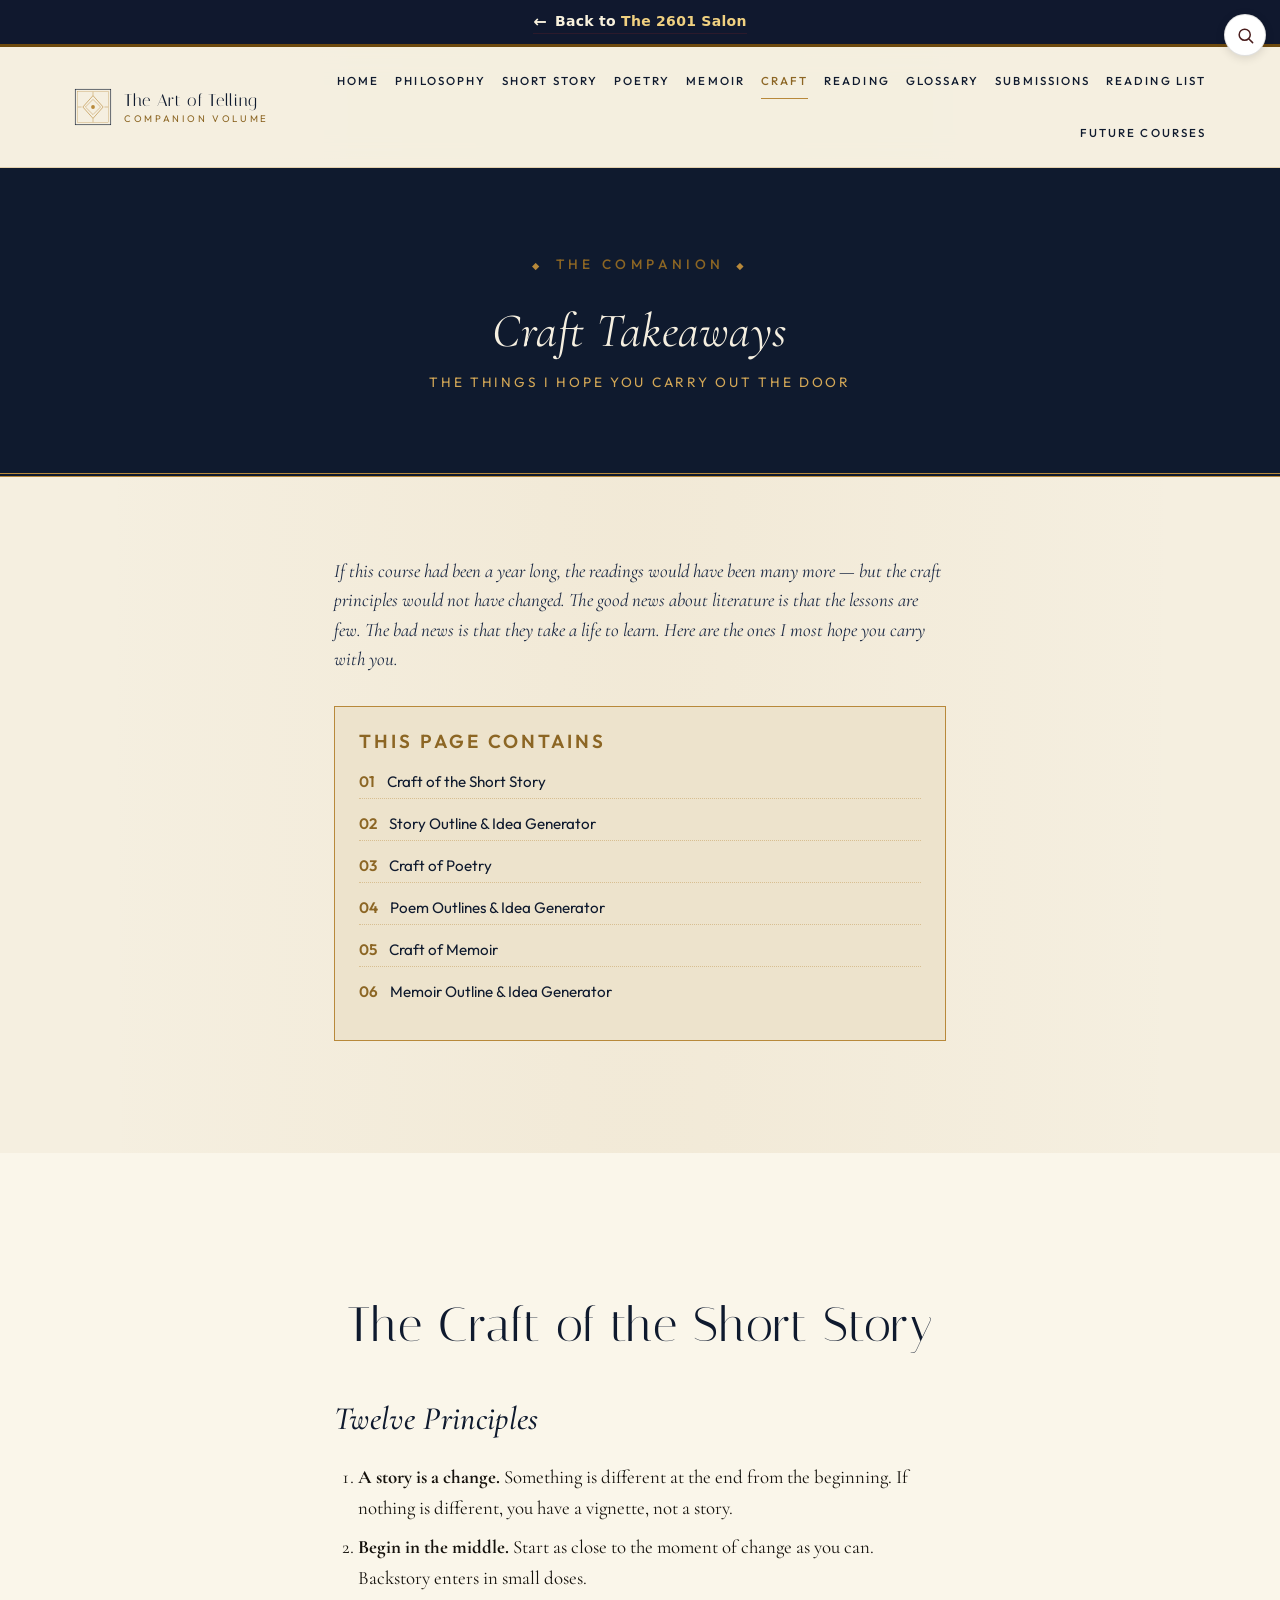
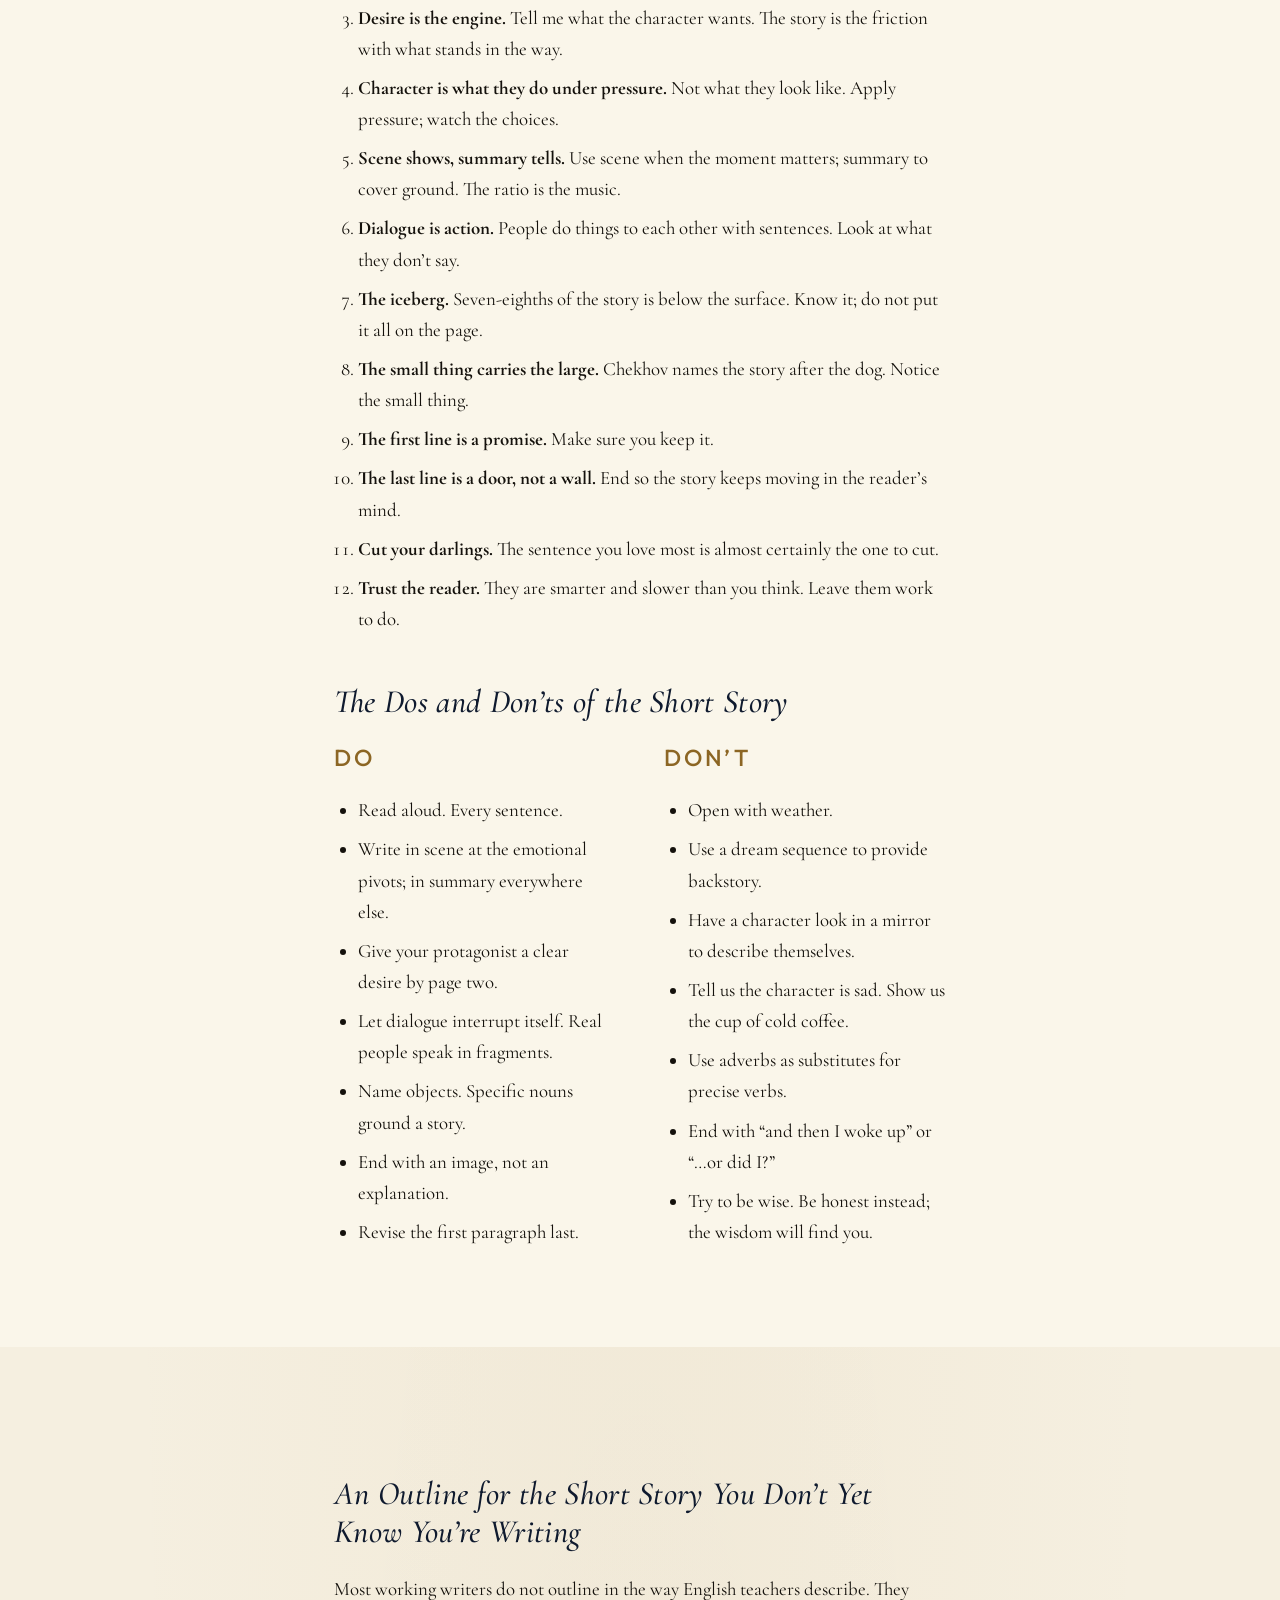
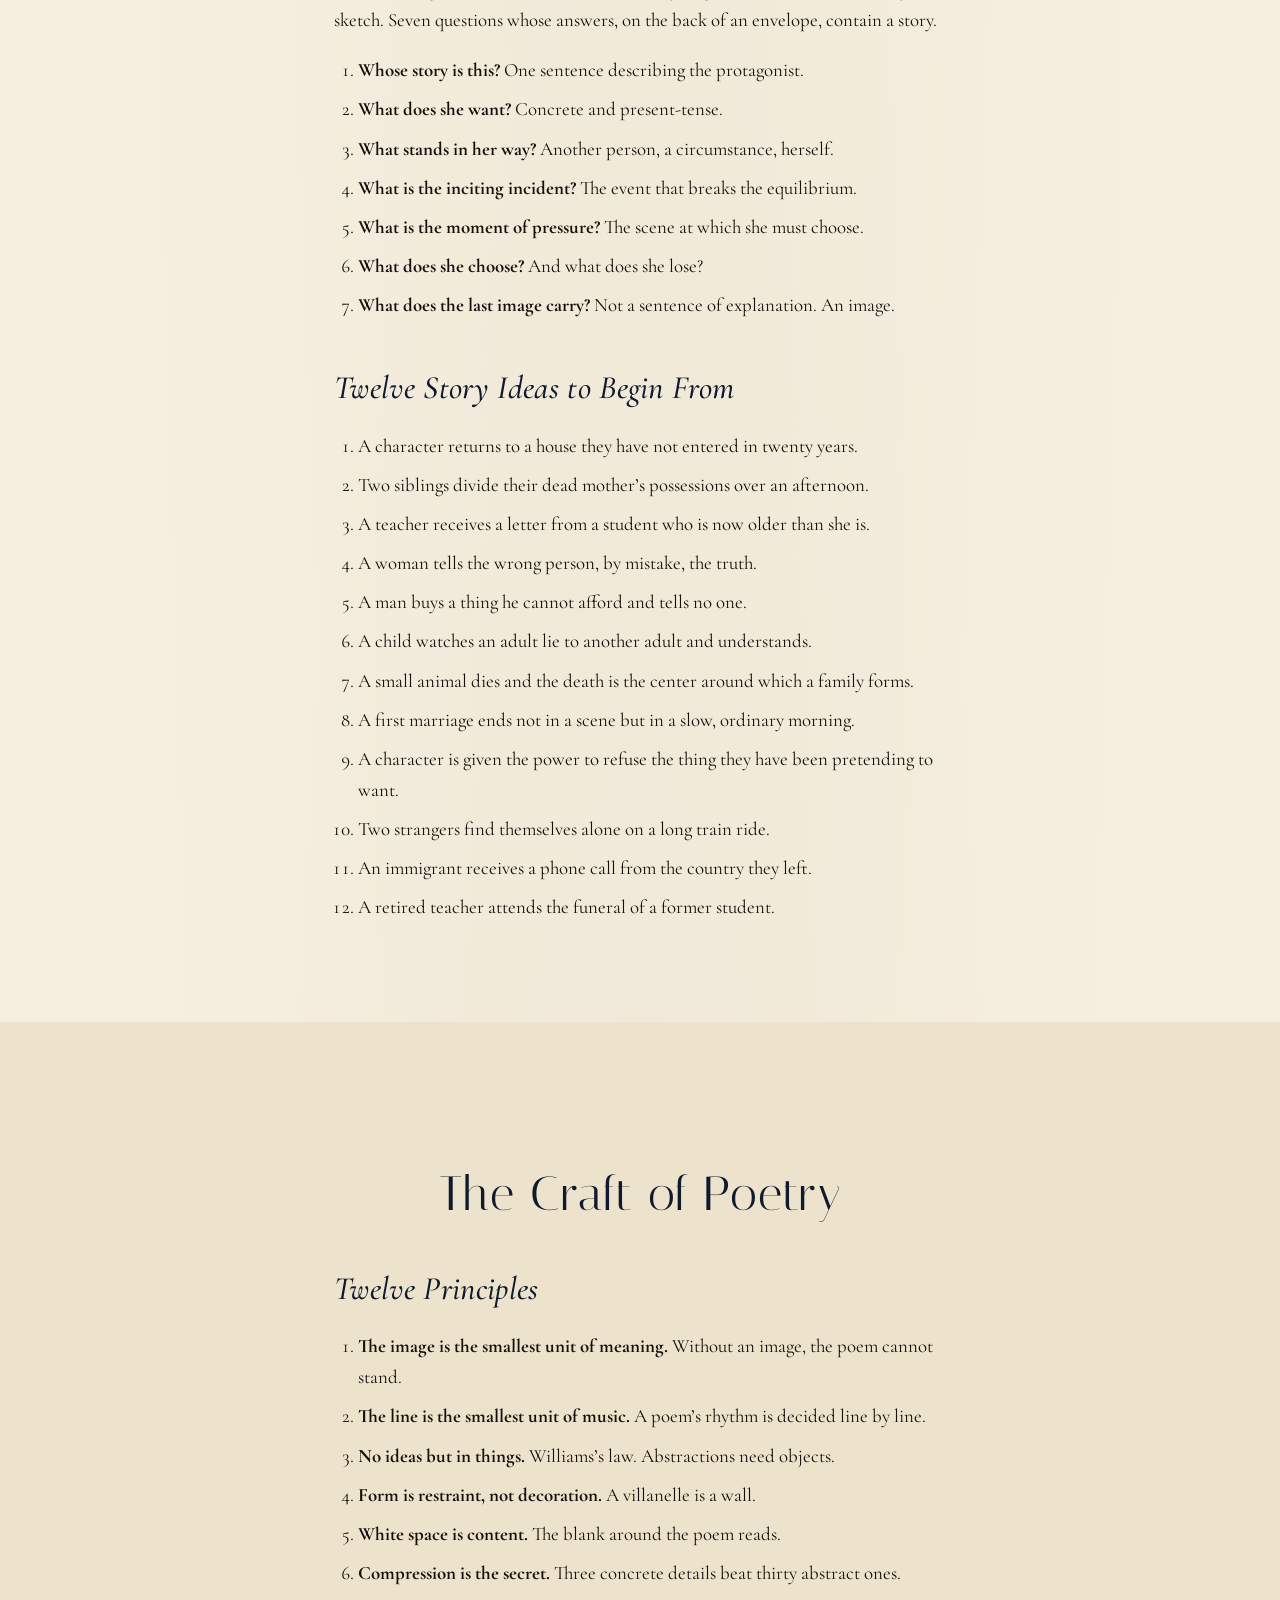
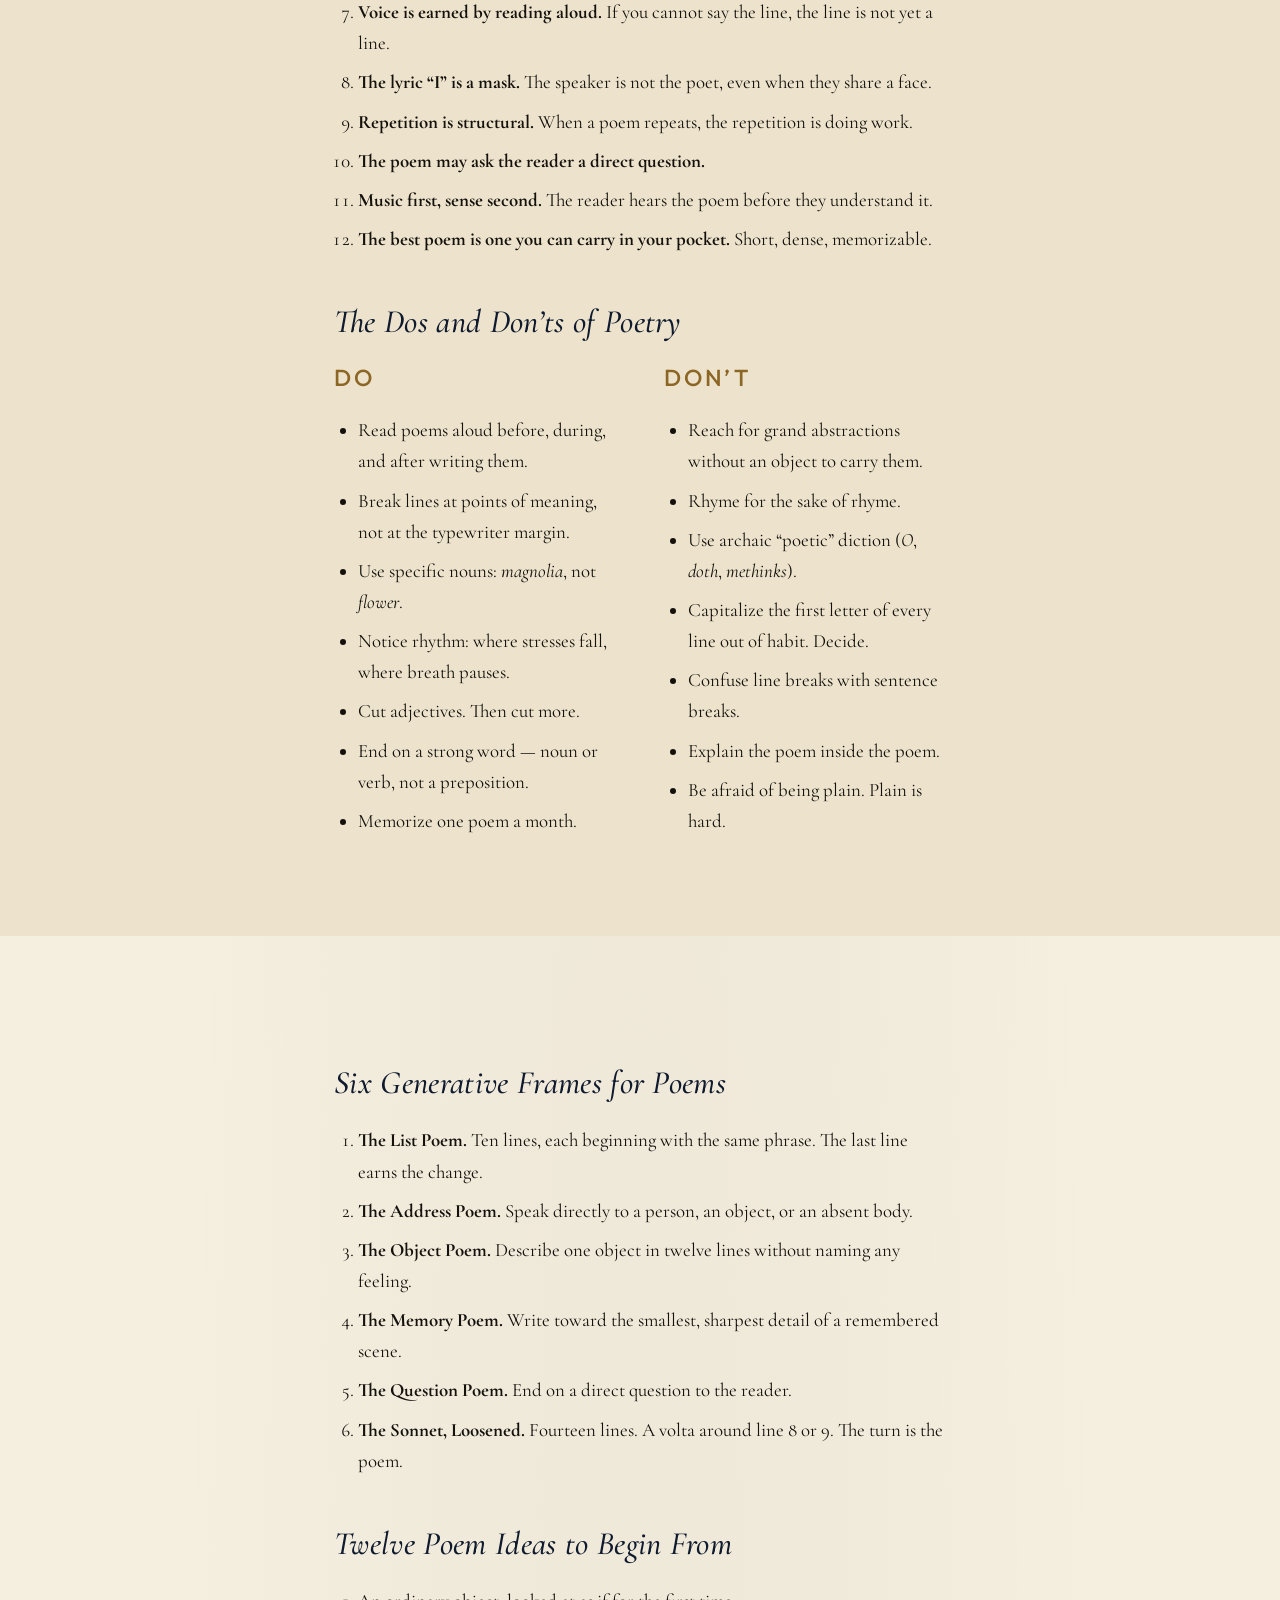
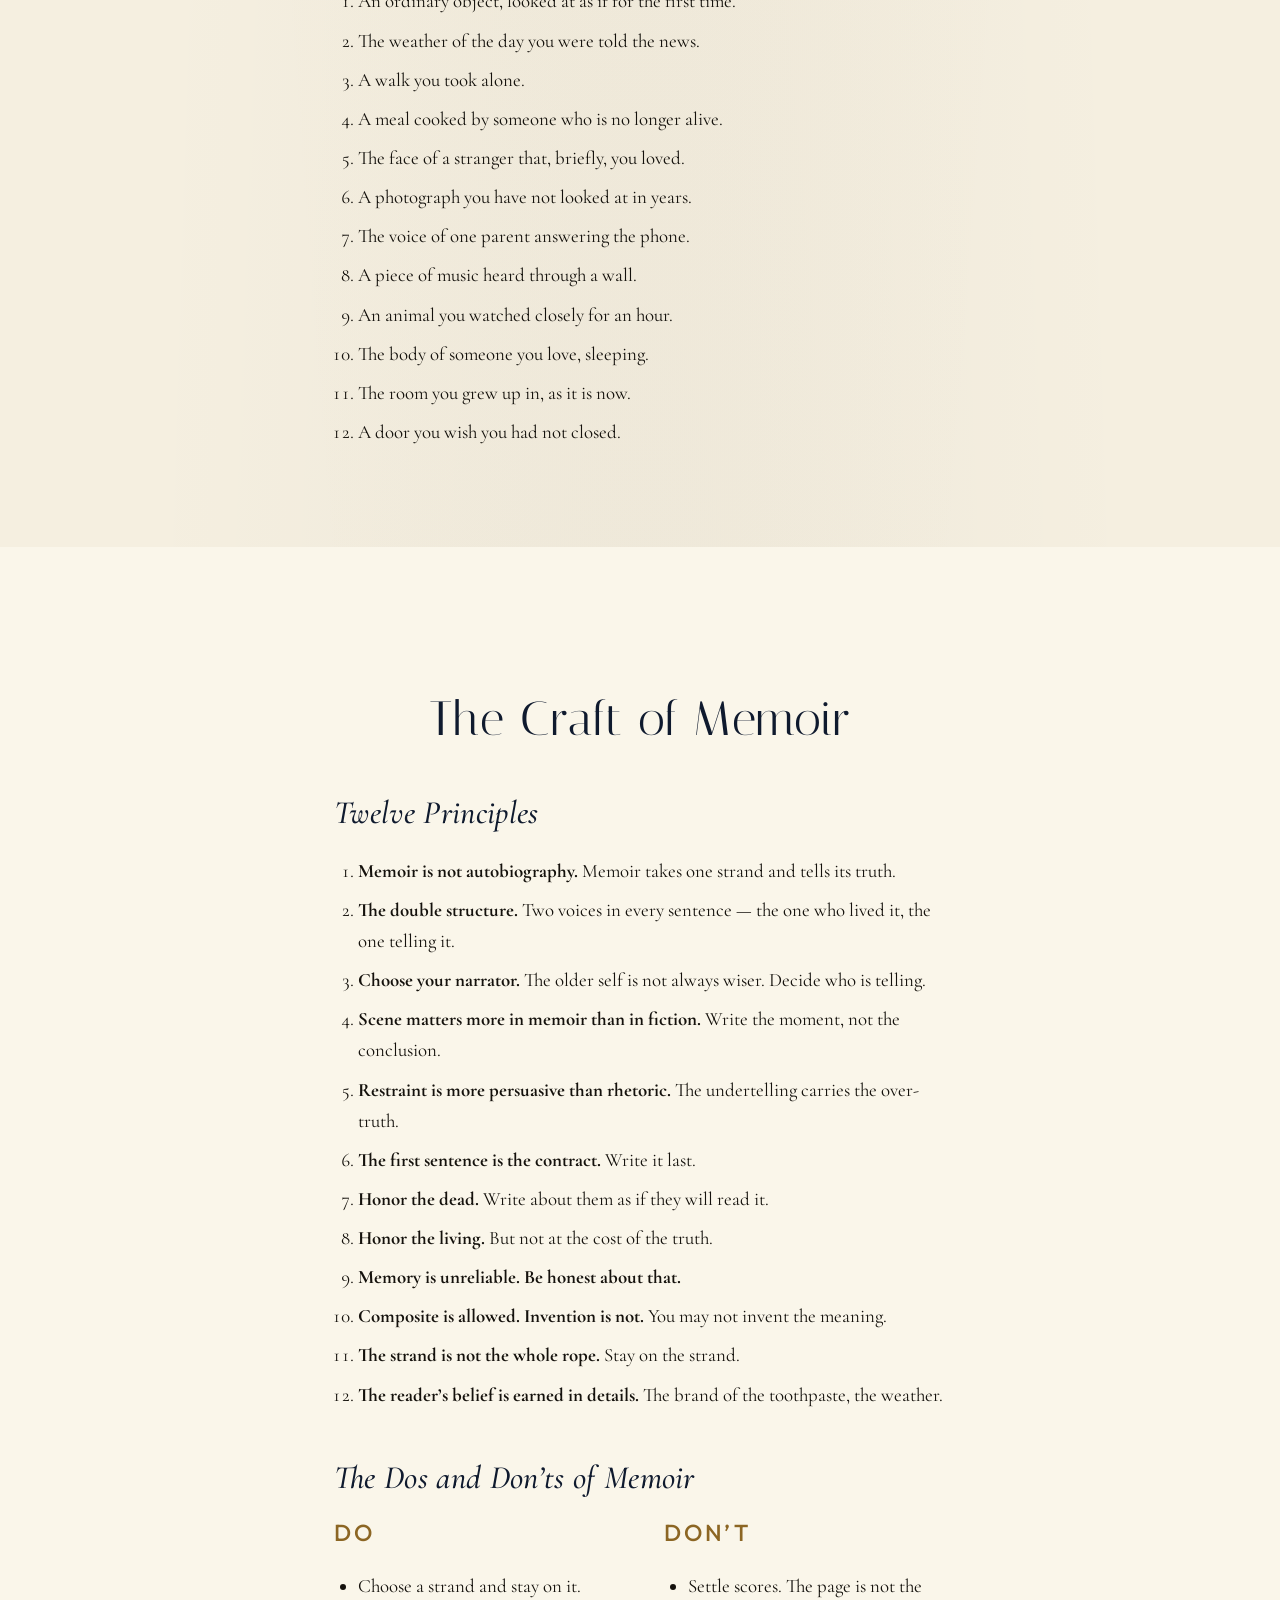
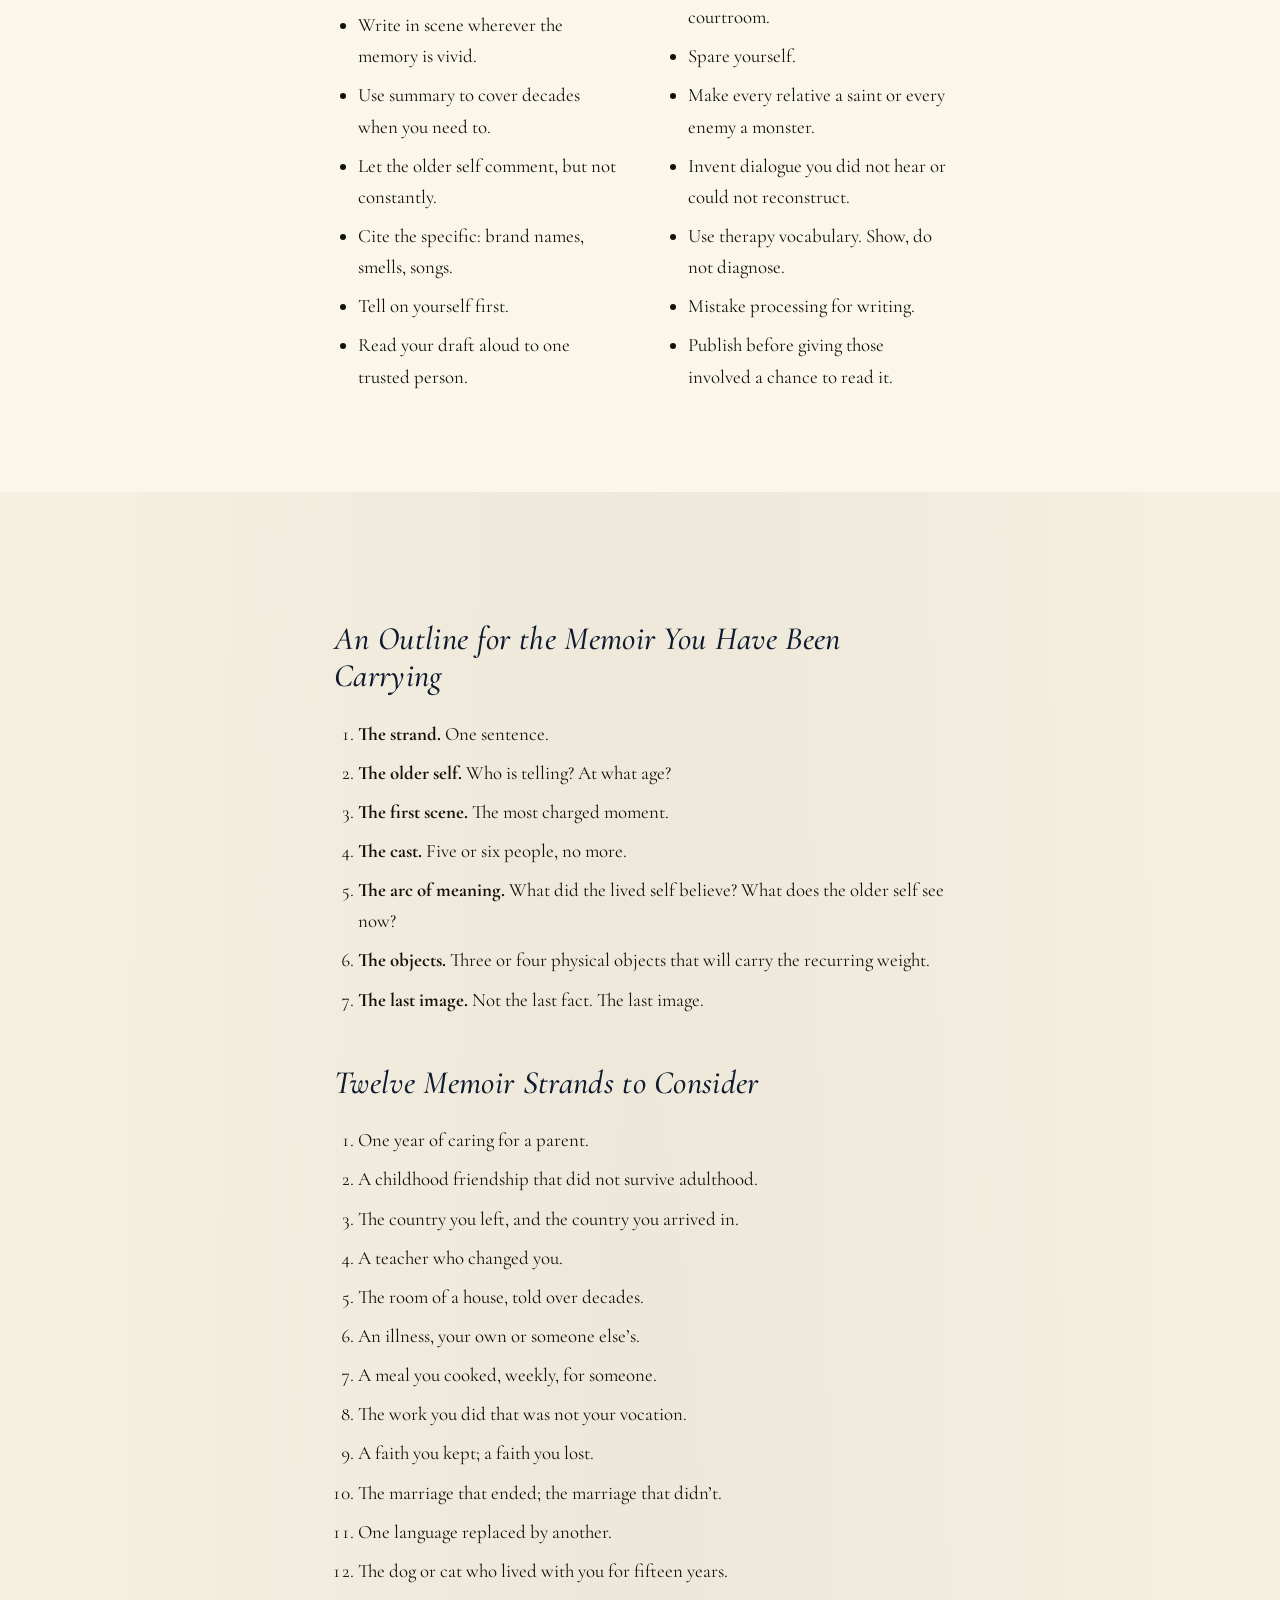
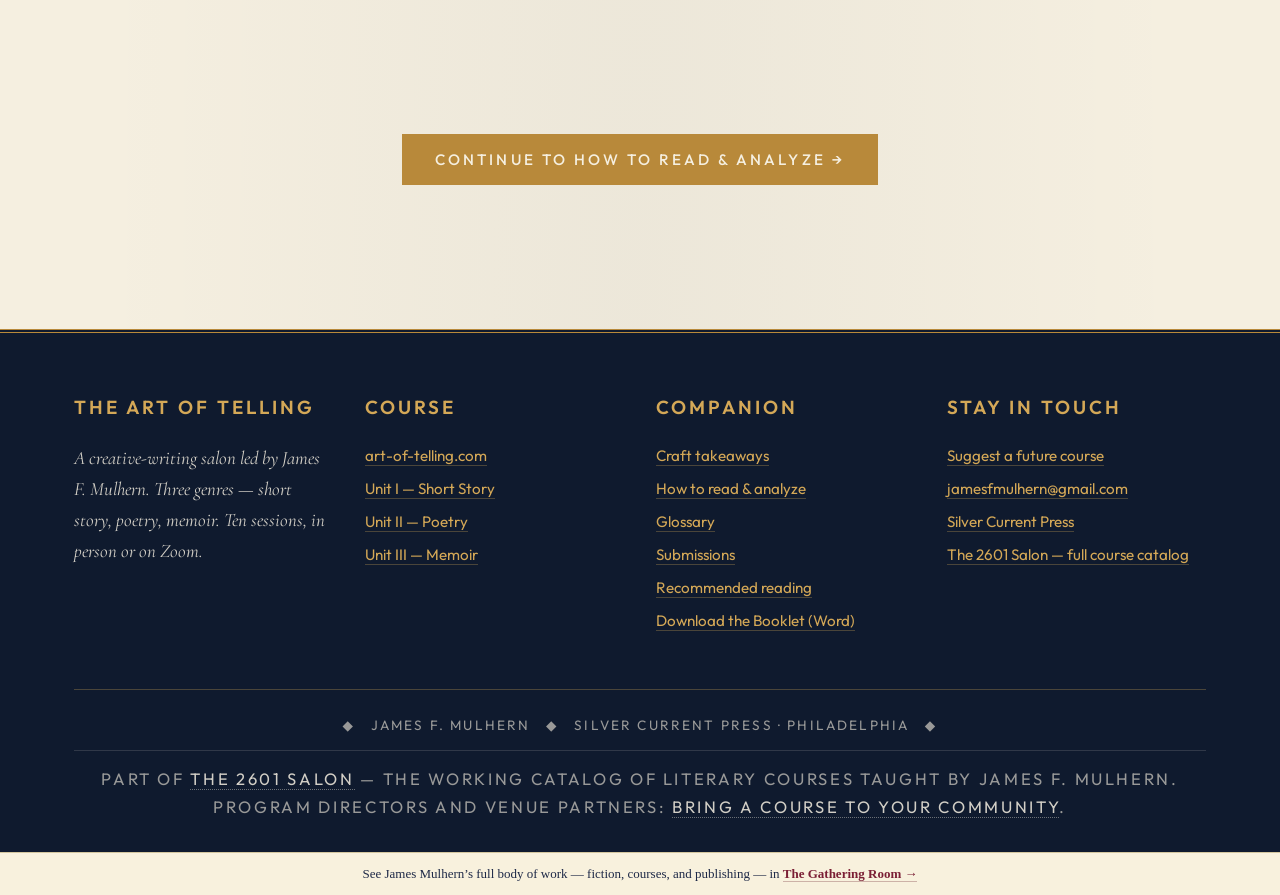
<file: craft.html>
<!doctype html>
<html lang="en">
<head>
<meta charset="utf-8">
<meta name="viewport" content="width=device-width, initial-scale=1">
<title>Craft Takeaways | The Art of Telling Companion</title>
<link rel="preconnect" href="https://fonts.googleapis.com"><link rel="preconnect" href="https://fonts.gstatic.com" crossorigin>
<link href="https://fonts.googleapis.com/css2?family=Cormorant+Garamond:ital,wght@0,400;0,500;0,600;1,400;1,500&family=Italiana&family=Outfit:wght@300;400;500;600&display=swap" rel="stylesheet">
<link rel="stylesheet" href="css/styles.css">
</head>
<body>
<!-- return-to-salon ribbon -->
<div id="scp-return-ribbon" style="
  background: #10182E;
  color: #F8F1DD;
  text-align: center;
  padding: 10px 16px;
  font-family: system-ui, -apple-system, 'Segoe UI', sans-serif;
  font-size: 14px;
  font-weight: 600;
  letter-spacing: 0.02em;
  border-bottom: 3px solid #6E4A0E;
  position: relative;
  z-index: 9999;
">
  <a href="https://salon.silvercurrentpress.com"
     style="color: #F8F1DD; text-decoration: none; display:inline-flex; align-items:center; gap:8px;"
     onmouseover="this.style.color='#F0D080'"
     onmouseout="this.style.color='#F8F1DD'">
    <span style="font-size:16px; line-height:1;">&#8592;</span>
    <span>Back to <strong style="color:#F0D080;">The 2601 Salon</strong></span>
  </a>
</div>

<div id="site-header"></div>

<section class="session-hero">
  <div class="container center">
    <span class="eyebrow">The Companion</span>
    <h1 style="font-family: var(--display); font-style: italic;">Craft Takeaways</h1>
    <p class="session-meta">The things I hope you carry out the door</p>
  </div>
</section>

<section>
  <div class="container">
    <div class="prose">
      <p class="lede">If this course had been a year long, the readings would have been many more — but the craft principles would not have changed. The good news about literature is that the lessons are few. The bad news is that they take a life to learn. Here are the ones I most hope you carry with you.</p>
      <div class="toc">
        <h5>This Page Contains</h5>
        <ol>
          <li><a href="#story">Craft of the Short Story</a></li>
          <li><a href="#story-outline">Story Outline &amp; Idea Generator</a></li>
          <li><a href="#poetry">Craft of Poetry</a></li>
          <li><a href="#poetry-outline">Poem Outlines &amp; Idea Generator</a></li>
          <li><a href="#memoir">Craft of Memoir</a></li>
          <li><a href="#memoir-outline">Memoir Outline &amp; Idea Generator</a></li>
        </ol>
      </div>
    </div>
  </div>
</section>

<section id="story" style="background: var(--ivory-soft);">
  <div class="container">
    <div class="prose">
      <h2 class="center">The Craft of the Short Story</h2>
      <h3>Twelve Principles</h3>
      <ol>
        <li><strong>A story is a change.</strong> Something is different at the end from the beginning. If nothing is different, you have a vignette, not a story.</li>
        <li><strong>Begin in the middle.</strong> Start as close to the moment of change as you can. Backstory enters in small doses.</li>
        <li><strong>Desire is the engine.</strong> Tell me what the character wants. The story is the friction with what stands in the way.</li>
        <li><strong>Character is what they do under pressure.</strong> Not what they look like. Apply pressure; watch the choices.</li>
        <li><strong>Scene shows, summary tells.</strong> Use scene when the moment matters; summary to cover ground. The ratio is the music.</li>
        <li><strong>Dialogue is action.</strong> People do things to each other with sentences. Look at what they don’t say.</li>
        <li><strong>The iceberg.</strong> Seven-eighths of the story is below the surface. Know it; do not put it all on the page.</li>
        <li><strong>The small thing carries the large.</strong> Chekhov names the story after the dog. Notice the small thing.</li>
        <li><strong>The first line is a promise.</strong> Make sure you keep it.</li>
        <li><strong>The last line is a door, not a wall.</strong> End so the story keeps moving in the reader’s mind.</li>
        <li><strong>Cut your darlings.</strong> The sentence you love most is almost certainly the one to cut.</li>
        <li><strong>Trust the reader.</strong> They are smarter and slower than you think. Leave them work to do.</li>
      </ol>

      <h3>The Dos and Don’ts of the Short Story</h3>
      <div class="two-col">
        <div>
          <h4>DO</h4>
          <ul>
            <li>Read aloud. Every sentence.</li>
            <li>Write in scene at the emotional pivots; in summary everywhere else.</li>
            <li>Give your protagonist a clear desire by page two.</li>
            <li>Let dialogue interrupt itself. Real people speak in fragments.</li>
            <li>Name objects. Specific nouns ground a story.</li>
            <li>End with an image, not an explanation.</li>
            <li>Revise the first paragraph last.</li>
          </ul>
        </div>
        <div>
          <h4>DON’T</h4>
          <ul>
            <li>Open with weather.</li>
            <li>Use a dream sequence to provide backstory.</li>
            <li>Have a character look in a mirror to describe themselves.</li>
            <li>Tell us the character is sad. Show us the cup of cold coffee.</li>
            <li>Use adverbs as substitutes for precise verbs.</li>
            <li>End with “and then I woke up” or “…or did I?”</li>
            <li>Try to be wise. Be honest instead; the wisdom will find you.</li>
          </ul>
        </div>
      </div>
    </div>
  </div>
</section>

<section id="story-outline">
  <div class="container">
    <div class="prose">
      <h3>An Outline for the Short Story You Don’t Yet Know You’re Writing</h3>
      <p>Most working writers do not outline in the way English teachers describe. They sketch. Seven questions whose answers, on the back of an envelope, contain a story.</p>
      <ol>
        <li><strong>Whose story is this?</strong> One sentence describing the protagonist.</li>
        <li><strong>What does she want?</strong> Concrete and present-tense.</li>
        <li><strong>What stands in her way?</strong> Another person, a circumstance, herself.</li>
        <li><strong>What is the inciting incident?</strong> The event that breaks the equilibrium.</li>
        <li><strong>What is the moment of pressure?</strong> The scene at which she must choose.</li>
        <li><strong>What does she choose?</strong> And what does she lose?</li>
        <li><strong>What does the last image carry?</strong> Not a sentence of explanation. An image.</li>
      </ol>

      <h3>Twelve Story Ideas to Begin From</h3>
      <ol>
        <li>A character returns to a house they have not entered in twenty years.</li>
        <li>Two siblings divide their dead mother’s possessions over an afternoon.</li>
        <li>A teacher receives a letter from a student who is now older than she is.</li>
        <li>A woman tells the wrong person, by mistake, the truth.</li>
        <li>A man buys a thing he cannot afford and tells no one.</li>
        <li>A child watches an adult lie to another adult and understands.</li>
        <li>A small animal dies and the death is the center around which a family forms.</li>
        <li>A first marriage ends not in a scene but in a slow, ordinary morning.</li>
        <li>A character is given the power to refuse the thing they have been pretending to want.</li>
        <li>Two strangers find themselves alone on a long train ride.</li>
        <li>An immigrant receives a phone call from the country they left.</li>
        <li>A retired teacher attends the funeral of a former student.</li>
      </ol>
    </div>
  </div>
</section>

<section id="poetry" style="background: var(--parchment);">
  <div class="container">
    <div class="prose">
      <h2 class="center">The Craft of Poetry</h2>
      <h3>Twelve Principles</h3>
      <ol>
        <li><strong>The image is the smallest unit of meaning.</strong> Without an image, the poem cannot stand.</li>
        <li><strong>The line is the smallest unit of music.</strong> A poem’s rhythm is decided line by line.</li>
        <li><strong>No ideas but in things.</strong> Williams’s law. Abstractions need objects.</li>
        <li><strong>Form is restraint, not decoration.</strong> A villanelle is a wall.</li>
        <li><strong>White space is content.</strong> The blank around the poem reads.</li>
        <li><strong>Compression is the secret.</strong> Three concrete details beat thirty abstract ones.</li>
        <li><strong>Voice is earned by reading aloud.</strong> If you cannot say the line, the line is not yet a line.</li>
        <li><strong>The lyric “I” is a mask.</strong> The speaker is not the poet, even when they share a face.</li>
        <li><strong>Repetition is structural.</strong> When a poem repeats, the repetition is doing work.</li>
        <li><strong>The poem may ask the reader a direct question.</strong></li>
        <li><strong>Music first, sense second.</strong> The reader hears the poem before they understand it.</li>
        <li><strong>The best poem is one you can carry in your pocket.</strong> Short, dense, memorizable.</li>
      </ol>

      <h3>The Dos and Don’ts of Poetry</h3>
      <div class="two-col">
        <div>
          <h4>DO</h4>
          <ul>
            <li>Read poems aloud before, during, and after writing them.</li>
            <li>Break lines at points of meaning, not at the typewriter margin.</li>
            <li>Use specific nouns: <em>magnolia</em>, not <em>flower</em>.</li>
            <li>Notice rhythm: where stresses fall, where breath pauses.</li>
            <li>Cut adjectives. Then cut more.</li>
            <li>End on a strong word — noun or verb, not a preposition.</li>
            <li>Memorize one poem a month.</li>
          </ul>
        </div>
        <div>
          <h4>DON’T</h4>
          <ul>
            <li>Reach for grand abstractions without an object to carry them.</li>
            <li>Rhyme for the sake of rhyme.</li>
            <li>Use archaic “poetic” diction (<em>O</em>, <em>doth</em>, <em>methinks</em>).</li>
            <li>Capitalize the first letter of every line out of habit. Decide.</li>
            <li>Confuse line breaks with sentence breaks.</li>
            <li>Explain the poem inside the poem.</li>
            <li>Be afraid of being plain. Plain is hard.</li>
          </ul>
        </div>
      </div>
    </div>
  </div>
</section>

<section id="poetry-outline">
  <div class="container">
    <div class="prose">
      <h3>Six Generative Frames for Poems</h3>
      <ol>
        <li><strong>The List Poem.</strong> Ten lines, each beginning with the same phrase. The last line earns the change.</li>
        <li><strong>The Address Poem.</strong> Speak directly to a person, an object, or an absent body.</li>
        <li><strong>The Object Poem.</strong> Describe one object in twelve lines without naming any feeling.</li>
        <li><strong>The Memory Poem.</strong> Write toward the smallest, sharpest detail of a remembered scene.</li>
        <li><strong>The Question Poem.</strong> End on a direct question to the reader.</li>
        <li><strong>The Sonnet, Loosened.</strong> Fourteen lines. A volta around line 8 or 9. The turn is the poem.</li>
      </ol>

      <h3>Twelve Poem Ideas to Begin From</h3>
      <ol>
        <li>An ordinary object, looked at as if for the first time.</li>
        <li>The weather of the day you were told the news.</li>
        <li>A walk you took alone.</li>
        <li>A meal cooked by someone who is no longer alive.</li>
        <li>The face of a stranger that, briefly, you loved.</li>
        <li>A photograph you have not looked at in years.</li>
        <li>The voice of one parent answering the phone.</li>
        <li>A piece of music heard through a wall.</li>
        <li>An animal you watched closely for an hour.</li>
        <li>The body of someone you love, sleeping.</li>
        <li>The room you grew up in, as it is now.</li>
        <li>A door you wish you had not closed.</li>
      </ol>
    </div>
  </div>
</section>

<section id="memoir" style="background: var(--ivory-soft);">
  <div class="container">
    <div class="prose">
      <h2 class="center">The Craft of Memoir</h2>
      <h3>Twelve Principles</h3>
      <ol>
        <li><strong>Memoir is not autobiography.</strong> Memoir takes one strand and tells its truth.</li>
        <li><strong>The double structure.</strong> Two voices in every sentence — the one who lived it, the one telling it.</li>
        <li><strong>Choose your narrator.</strong> The older self is not always wiser. Decide who is telling.</li>
        <li><strong>Scene matters more in memoir than in fiction.</strong> Write the moment, not the conclusion.</li>
        <li><strong>Restraint is more persuasive than rhetoric.</strong> The undertelling carries the over-truth.</li>
        <li><strong>The first sentence is the contract.</strong> Write it last.</li>
        <li><strong>Honor the dead.</strong> Write about them as if they will read it.</li>
        <li><strong>Honor the living.</strong> But not at the cost of the truth.</li>
        <li><strong>Memory is unreliable. Be honest about that.</strong></li>
        <li><strong>Composite is allowed. Invention is not.</strong> You may not invent the meaning.</li>
        <li><strong>The strand is not the whole rope.</strong> Stay on the strand.</li>
        <li><strong>The reader’s belief is earned in details.</strong> The brand of the toothpaste, the weather.</li>
      </ol>

      <h3>The Dos and Don’ts of Memoir</h3>
      <div class="two-col">
        <div>
          <h4>DO</h4>
          <ul>
            <li>Choose a strand and stay on it.</li>
            <li>Write in scene wherever the memory is vivid.</li>
            <li>Use summary to cover decades when you need to.</li>
            <li>Let the older self comment, but not constantly.</li>
            <li>Cite the specific: brand names, smells, songs.</li>
            <li>Tell on yourself first.</li>
            <li>Read your draft aloud to one trusted person.</li>
          </ul>
        </div>
        <div>
          <h4>DON’T</h4>
          <ul>
            <li>Settle scores. The page is not the courtroom.</li>
            <li>Spare yourself.</li>
            <li>Make every relative a saint or every enemy a monster.</li>
            <li>Invent dialogue you did not hear or could not reconstruct.</li>
            <li>Use therapy vocabulary. Show, do not diagnose.</li>
            <li>Mistake processing for writing.</li>
            <li>Publish before giving those involved a chance to read it.</li>
          </ul>
        </div>
      </div>
    </div>
  </div>
</section>

<section id="memoir-outline">
  <div class="container">
    <div class="prose">
      <h3>An Outline for the Memoir You Have Been Carrying</h3>
      <ol>
        <li><strong>The strand.</strong> One sentence.</li>
        <li><strong>The older self.</strong> Who is telling? At what age?</li>
        <li><strong>The first scene.</strong> The most charged moment.</li>
        <li><strong>The cast.</strong> Five or six people, no more.</li>
        <li><strong>The arc of meaning.</strong> What did the lived self believe? What does the older self see now?</li>
        <li><strong>The objects.</strong> Three or four physical objects that will carry the recurring weight.</li>
        <li><strong>The last image.</strong> Not the last fact. The last image.</li>
      </ol>

      <h3>Twelve Memoir Strands to Consider</h3>
      <ol>
        <li>One year of caring for a parent.</li>
        <li>A childhood friendship that did not survive adulthood.</li>
        <li>The country you left, and the country you arrived in.</li>
        <li>A teacher who changed you.</li>
        <li>The room of a house, told over decades.</li>
        <li>An illness, your own or someone else’s.</li>
        <li>A meal you cooked, weekly, for someone.</li>
        <li>The work you did that was not your vocation.</li>
        <li>A faith you kept; a faith you lost.</li>
        <li>The marriage that ended; the marriage that didn’t.</li>
        <li>One language replaced by another.</li>
        <li>The dog or cat who lived with you for fifteen years.</li>
      </ol>
    </div>
  </div>
</section>

<section class="section-tight">
  <div class="container center">
    <a class="btn btn--gold" href="reading.html">Continue to How to Read &amp; Analyze →</a>
  </div>
</section>

<div id="site-footer"></div>
<script src="js/site.js"></script>
<div id="mulhern-gathering-room-bar" style="background:#F8F1DD;color:#1E2947;text-align:center;padding:10px 16px;font-family:Georgia,'EB Garamond',serif;font-size:13px;border-top:1px solid #d4c69e;">See James Mulhern&rsquo;s full body of work &mdash; fiction, courses, and publishing &mdash; in <a href="https://silvercurrentpress.com/elsewhere.html" style="color:#7B1F35;font-weight:600;text-decoration:none;">The Gathering Room &rarr;</a></div>
<script src="js/return-ribbon.js" defer></script>
<script src="site-search.js" defer></script>
</body>
</html>
</file>
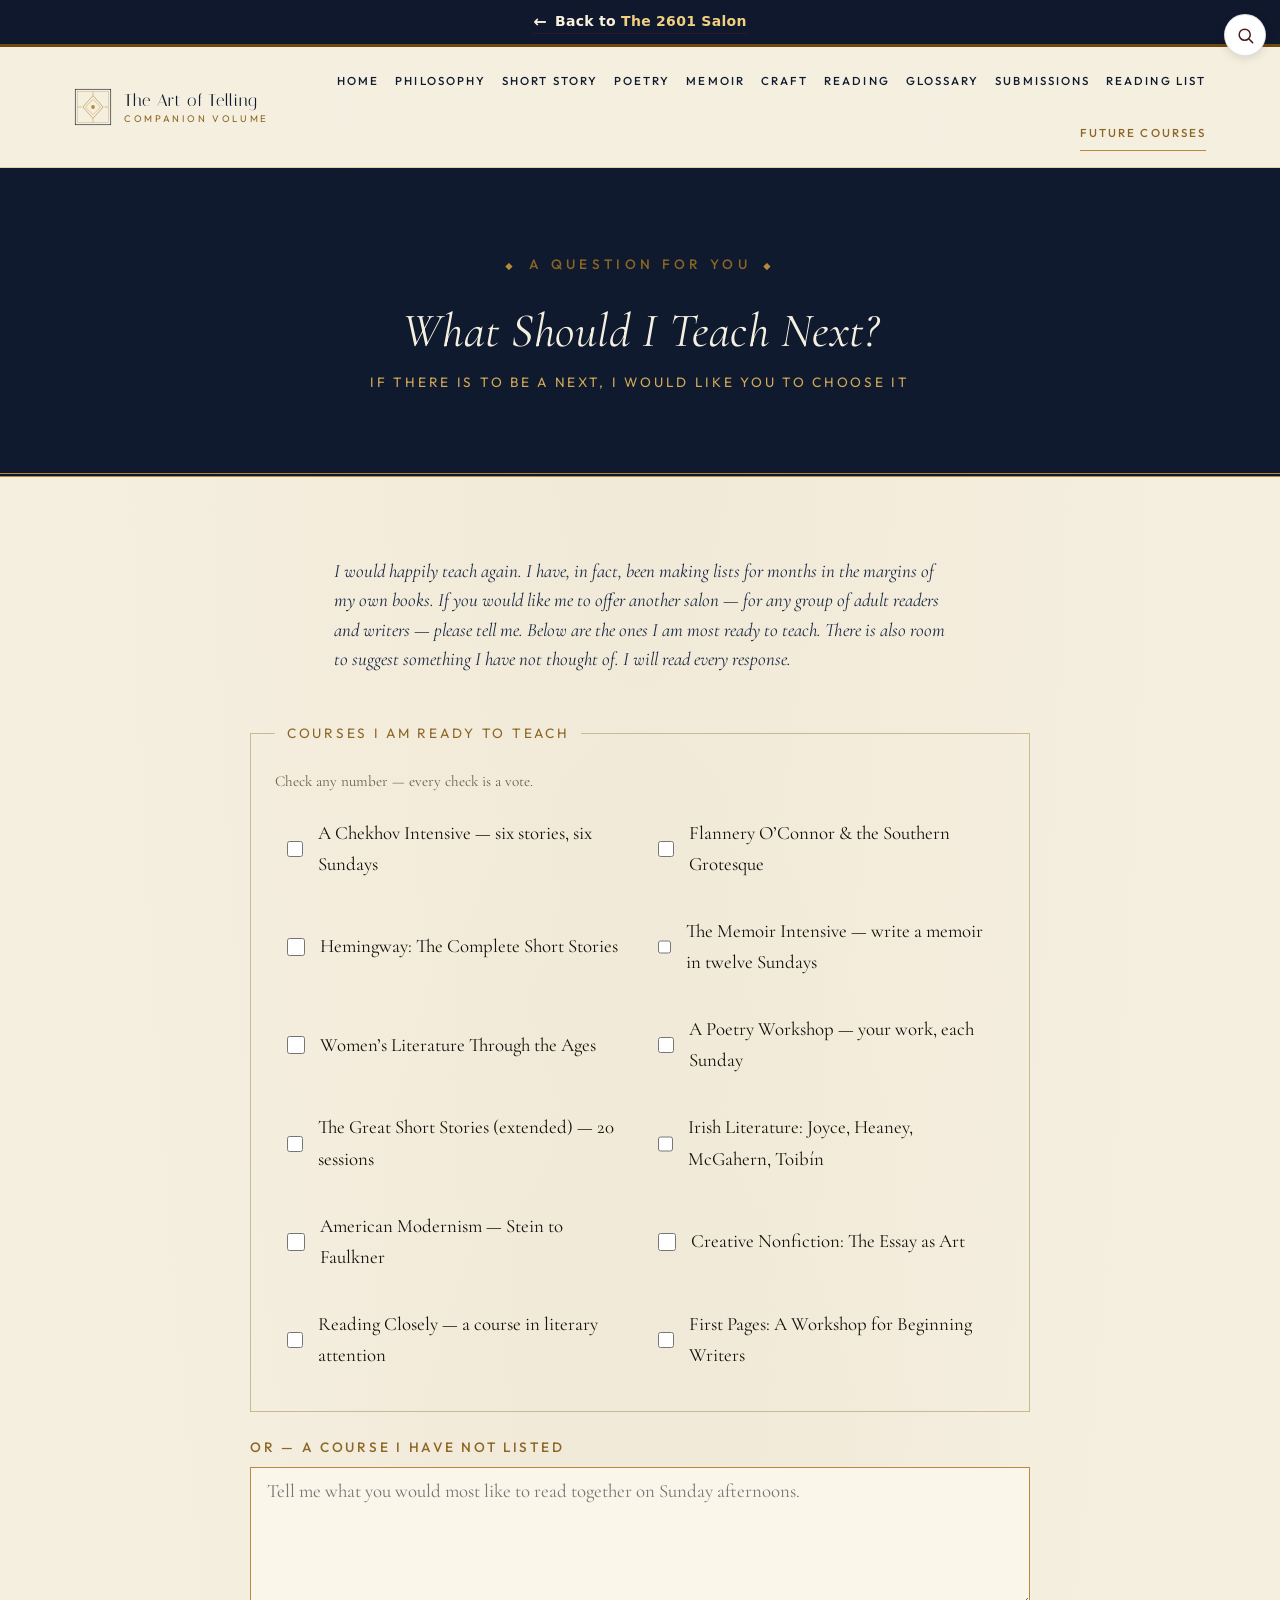
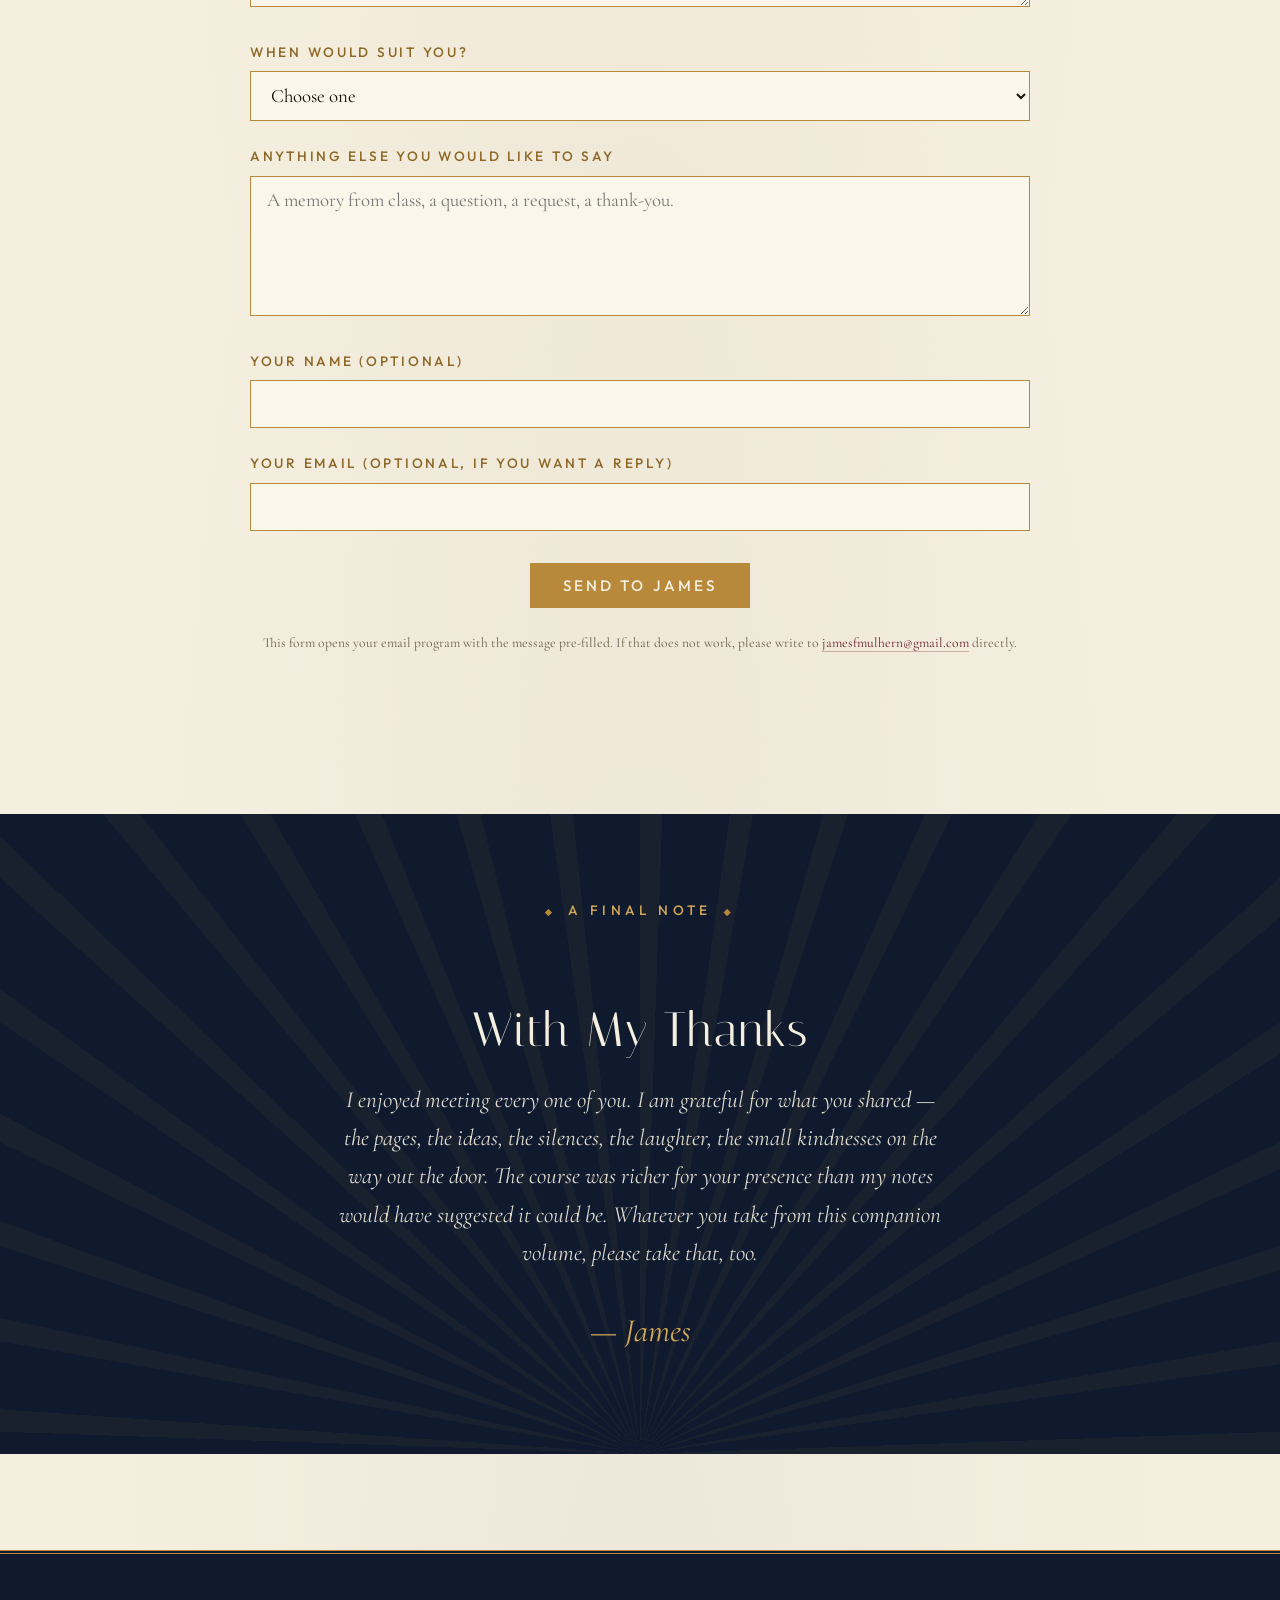
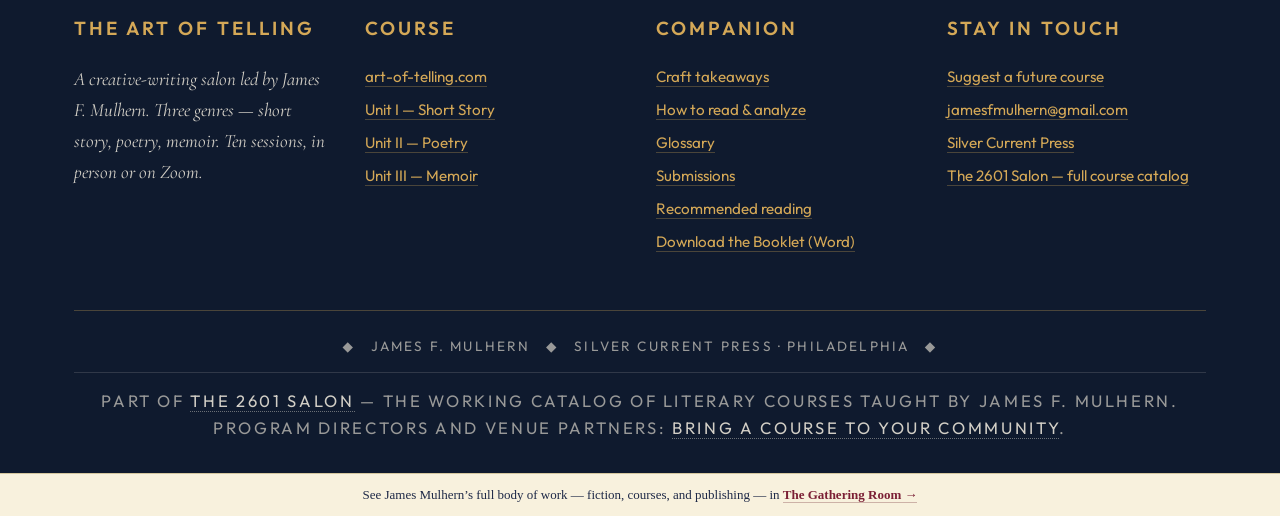
<file: future.html>
<!doctype html>
<html lang="en">
<head>
<meta charset="utf-8">
<meta name="viewport" content="width=device-width, initial-scale=1">
<title>Future Courses | The Art of Telling Companion</title>
<link rel="preconnect" href="https://fonts.googleapis.com"><link rel="preconnect" href="https://fonts.gstatic.com" crossorigin>
<link href="https://fonts.googleapis.com/css2?family=Cormorant+Garamond:ital,wght@0,400;0,500;0,600;1,400;1,500&family=Italiana&family=Outfit:wght@300;400;500;600&display=swap" rel="stylesheet">
<link rel="stylesheet" href="css/styles.css">
</head>
<body>
<!-- return-to-salon ribbon -->
<div id="scp-return-ribbon" style="
  background: #10182E;
  color: #F8F1DD;
  text-align: center;
  padding: 10px 16px;
  font-family: system-ui, -apple-system, 'Segoe UI', sans-serif;
  font-size: 14px;
  font-weight: 600;
  letter-spacing: 0.02em;
  border-bottom: 3px solid #6E4A0E;
  position: relative;
  z-index: 9999;
">
  <a href="https://salon.silvercurrentpress.com"
     style="color: #F8F1DD; text-decoration: none; display:inline-flex; align-items:center; gap:8px;"
     onmouseover="this.style.color='#F0D080'"
     onmouseout="this.style.color='#F8F1DD'">
    <span style="font-size:16px; line-height:1;">&#8592;</span>
    <span>Back to <strong style="color:#F0D080;">The 2601 Salon</strong></span>
  </a>
</div>

<div id="site-header"></div>

<section class="session-hero">
  <div class="container center">
    <span class="eyebrow">A Question for You</span>
    <h1 style="font-family: var(--display); font-style: italic;">What Should I Teach Next?</h1>
    <p class="session-meta">If there is to be a next, I would like you to choose it</p>
  </div>
</section>

<section>
  <div class="container">
    <div class="prose">
      <p class="lede">I would happily teach again. I have, in fact, been making lists for months in the margins of my own books. If you would like me to offer another salon — for any group of adult readers and writers — please tell me. Below are the ones I am most ready to teach. There is also room to suggest something I have not thought of. I will read every response.</p>
    </div>

    <form action="mailto:jamesfmulhern@gmail.com" method="post" enctype="text/plain" class="narrow" style="margin-top: var(--space-12);">
      <fieldset>
        <legend>Courses I am ready to teach</legend>
        <p style="font-size: var(--text-sm); color: var(--muted); margin-bottom: var(--space-4);">Check any number — every check is a vote.</p>
        <div class="checkboxes">
          <label><input type="checkbox" name="course[]" value="Chekhov Intensive"> A Chekhov Intensive — six stories, six Sundays</label>
          <label><input type="checkbox" name="course[]" value="Flannery O'Connor"> Flannery O’Connor &amp; the Southern Grotesque</label>
          <label><input type="checkbox" name="course[]" value="Hemingway Stories"> Hemingway: The Complete Short Stories</label>
          <label><input type="checkbox" name="course[]" value="Memoir Intensive"> The Memoir Intensive — write a memoir in twelve Sundays</label>
          <label><input type="checkbox" name="course[]" value="Women's Literature"> Women’s Literature Through the Ages</label>
          <label><input type="checkbox" name="course[]" value="Poetry Workshop"> A Poetry Workshop — your work, each Sunday</label>
          <label><input type="checkbox" name="course[]" value="Great Short Stories"> The Great Short Stories (extended) — 20 sessions</label>
          <label><input type="checkbox" name="course[]" value="Irish Literature"> Irish Literature: Joyce, Heaney, McGahern, Toibín</label>
          <label><input type="checkbox" name="course[]" value="American Modernism"> American Modernism — Stein to Faulkner</label>
          <label><input type="checkbox" name="course[]" value="Creative Nonfiction"> Creative Nonfiction: The Essay as Art</label>
          <label><input type="checkbox" name="course[]" value="Reading Closely"> Reading Closely — a course in literary attention</label>
          <label><input type="checkbox" name="course[]" value="Beginning Writers"> First Pages: A Workshop for Beginning Writers</label>
        </div>
      </fieldset>

      <div class="form-group">
        <label for="other">Or — a course I have not listed</label>
        <textarea id="other" name="other" placeholder="Tell me what you would most like to read together on Sunday afternoons."></textarea>
      </div>

      <div class="form-group">
        <label for="schedule">When would suit you?</label>
        <select id="schedule" name="schedule">
          <option value="">Choose one</option>
          <option value="autumn-2026">Autumn 2026 (Sept – Nov)</option>
          <option value="winter-2027">Winter 2026–2027 (Jan – Mar)</option>
          <option value="spring-2027">Spring 2027 (Apr – Jun)</option>
          <option value="any">Any of the above</option>
        </select>
      </div>

      <div class="form-group">
        <label for="note">Anything else you would like to say</label>
        <textarea id="note" name="note" placeholder="A memory from class, a question, a request, a thank-you."></textarea>
      </div>

      <div class="form-group">
        <label for="name">Your name (optional)</label>
        <input type="text" id="name" name="name">
      </div>

      <div class="form-group">
        <label for="email">Your email (optional, if you want a reply)</label>
        <input type="email" id="email" name="email">
      </div>

      <div class="center" style="margin-top: var(--space-8);">
        <button type="submit" class="btn btn--gold">Send to James</button>
      </div>

      <p style="font-size: var(--text-xs); color: var(--muted); margin-top: var(--space-6); text-align: center;">
        This form opens your email program with the message pre-filled. If that does not work, please write to <a href="mailto:jamesfmulhern@gmail.com">jamesfmulhern@gmail.com</a> directly.
      </p>
    </form>
  </div>
</section>

<section class="sunburst-bg" style="background: var(--midnight); color: var(--ivory); margin-top: var(--space-16);">
  <div class="container">
    <div class="prose center">
      <span class="eyebrow" style="color: var(--gold-bright);">A Final Note</span>
      <h2 style="color: var(--ivory);">With My Thanks</h2>
      <p style="color: rgba(245,239,224,0.9); font-size: var(--text-lg); font-style: italic; font-family: var(--display);">
        I enjoyed meeting every one of you. I am grateful for what you shared — the pages, the ideas, the silences, the laughter, the small kindnesses on the way out the door. The course was richer for your presence than my notes would have suggested it could be. Whatever you take from this companion volume, please take that, too.
      </p>
      <p style="font-family: var(--display); font-style: italic; font-size: var(--text-xl); color: var(--gold-bright); margin-top: var(--space-8);">— James</p>
    </div>
  </div>
</section>

<div id="site-footer"></div>
<script src="js/site.js"></script>
<div id="mulhern-gathering-room-bar" style="background:#F8F1DD;color:#1E2947;text-align:center;padding:10px 16px;font-family:Georgia,'EB Garamond',serif;font-size:13px;border-top:1px solid #d4c69e;">See James Mulhern&rsquo;s full body of work &mdash; fiction, courses, and publishing &mdash; in <a href="https://silvercurrentpress.com/elsewhere.html" style="color:#7B1F35;font-weight:600;text-decoration:none;">The Gathering Room &rarr;</a></div>
<script src="js/return-ribbon.js" defer></script>
<script src="site-search.js" defer></script>
</body>
</html>
</file>
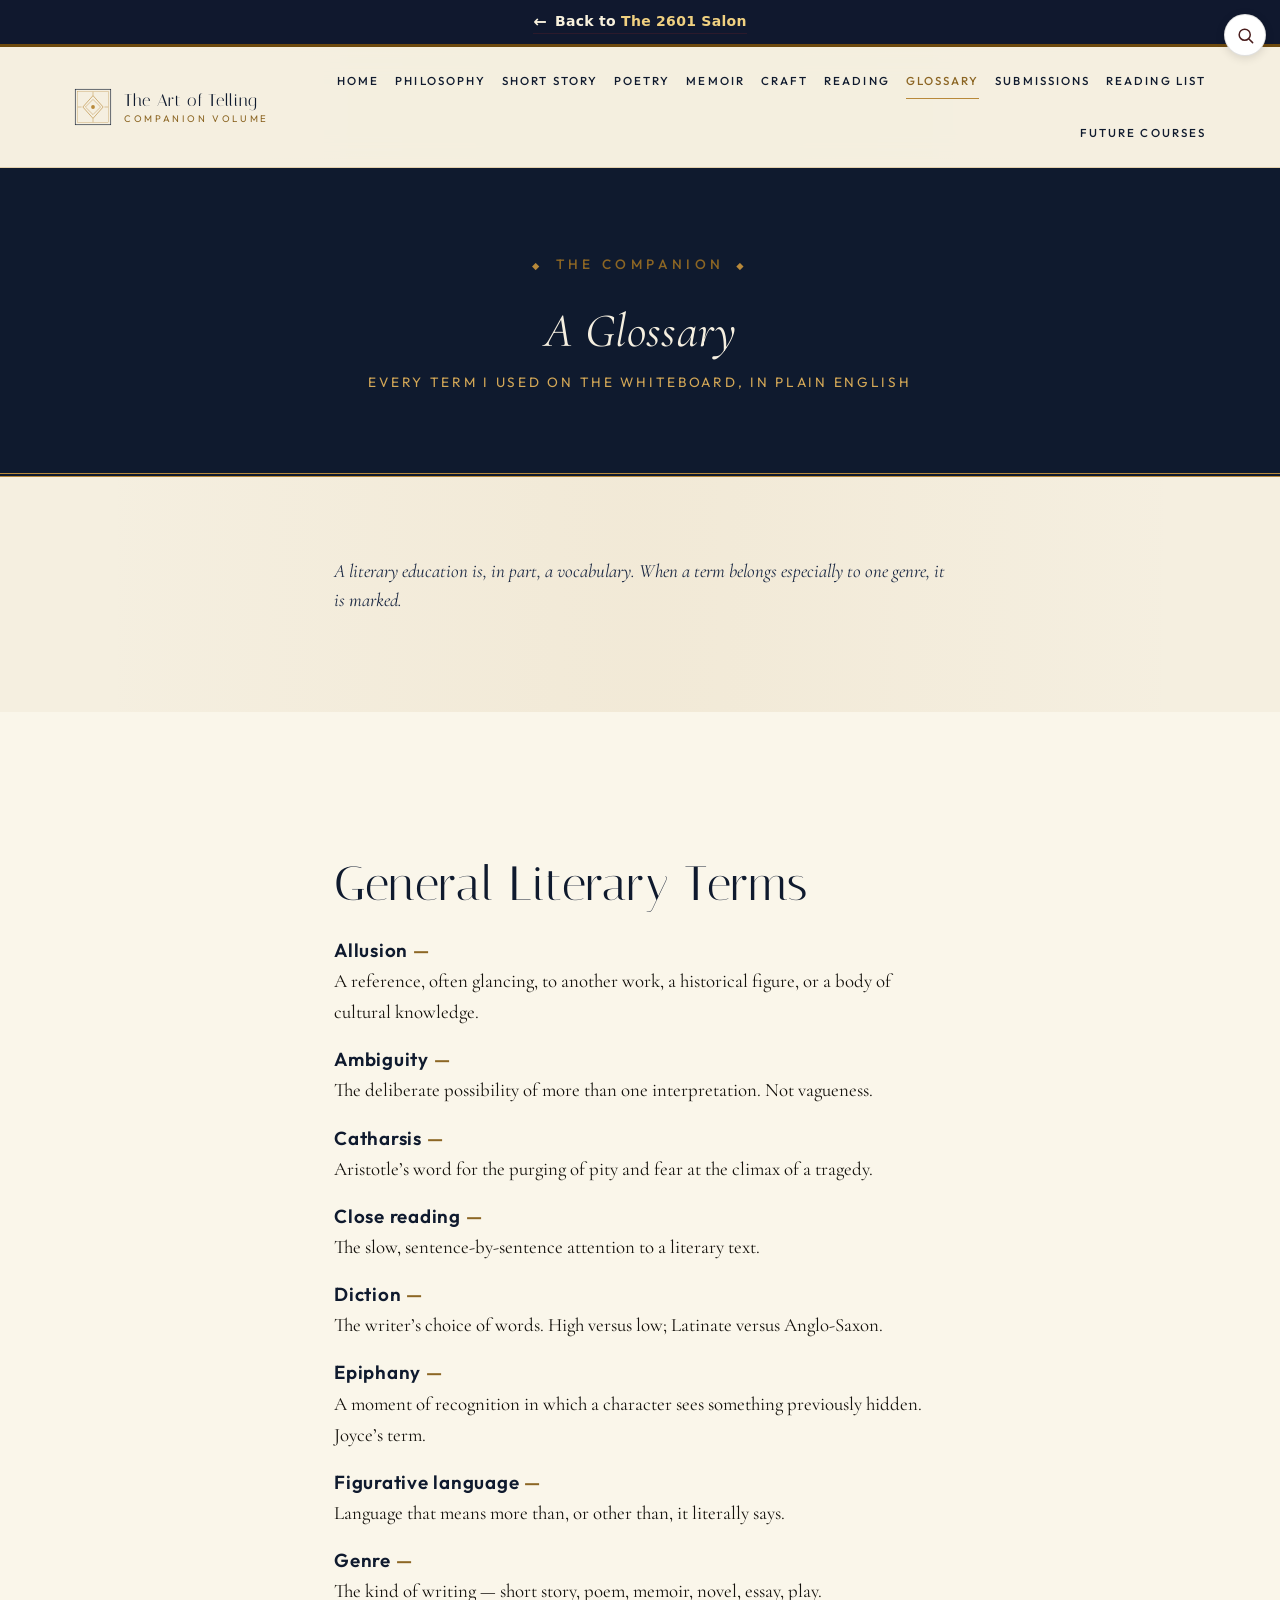
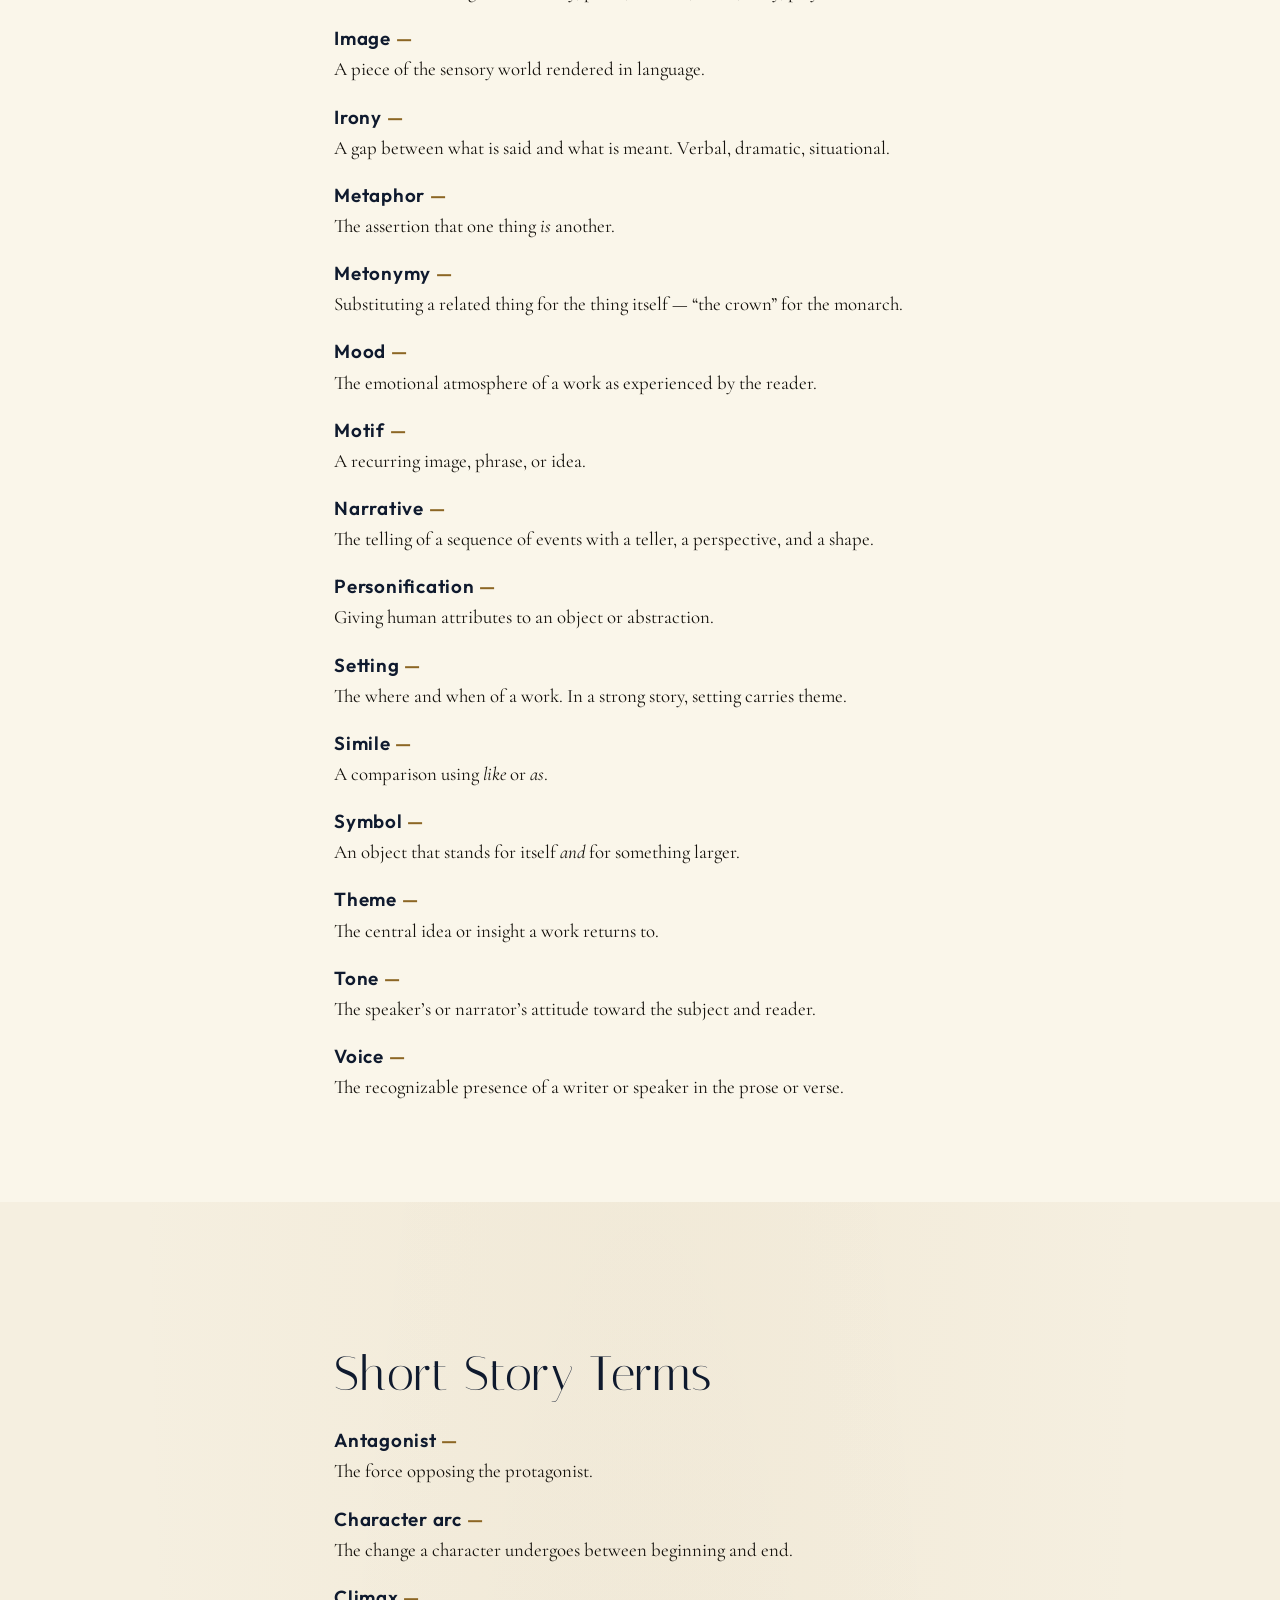
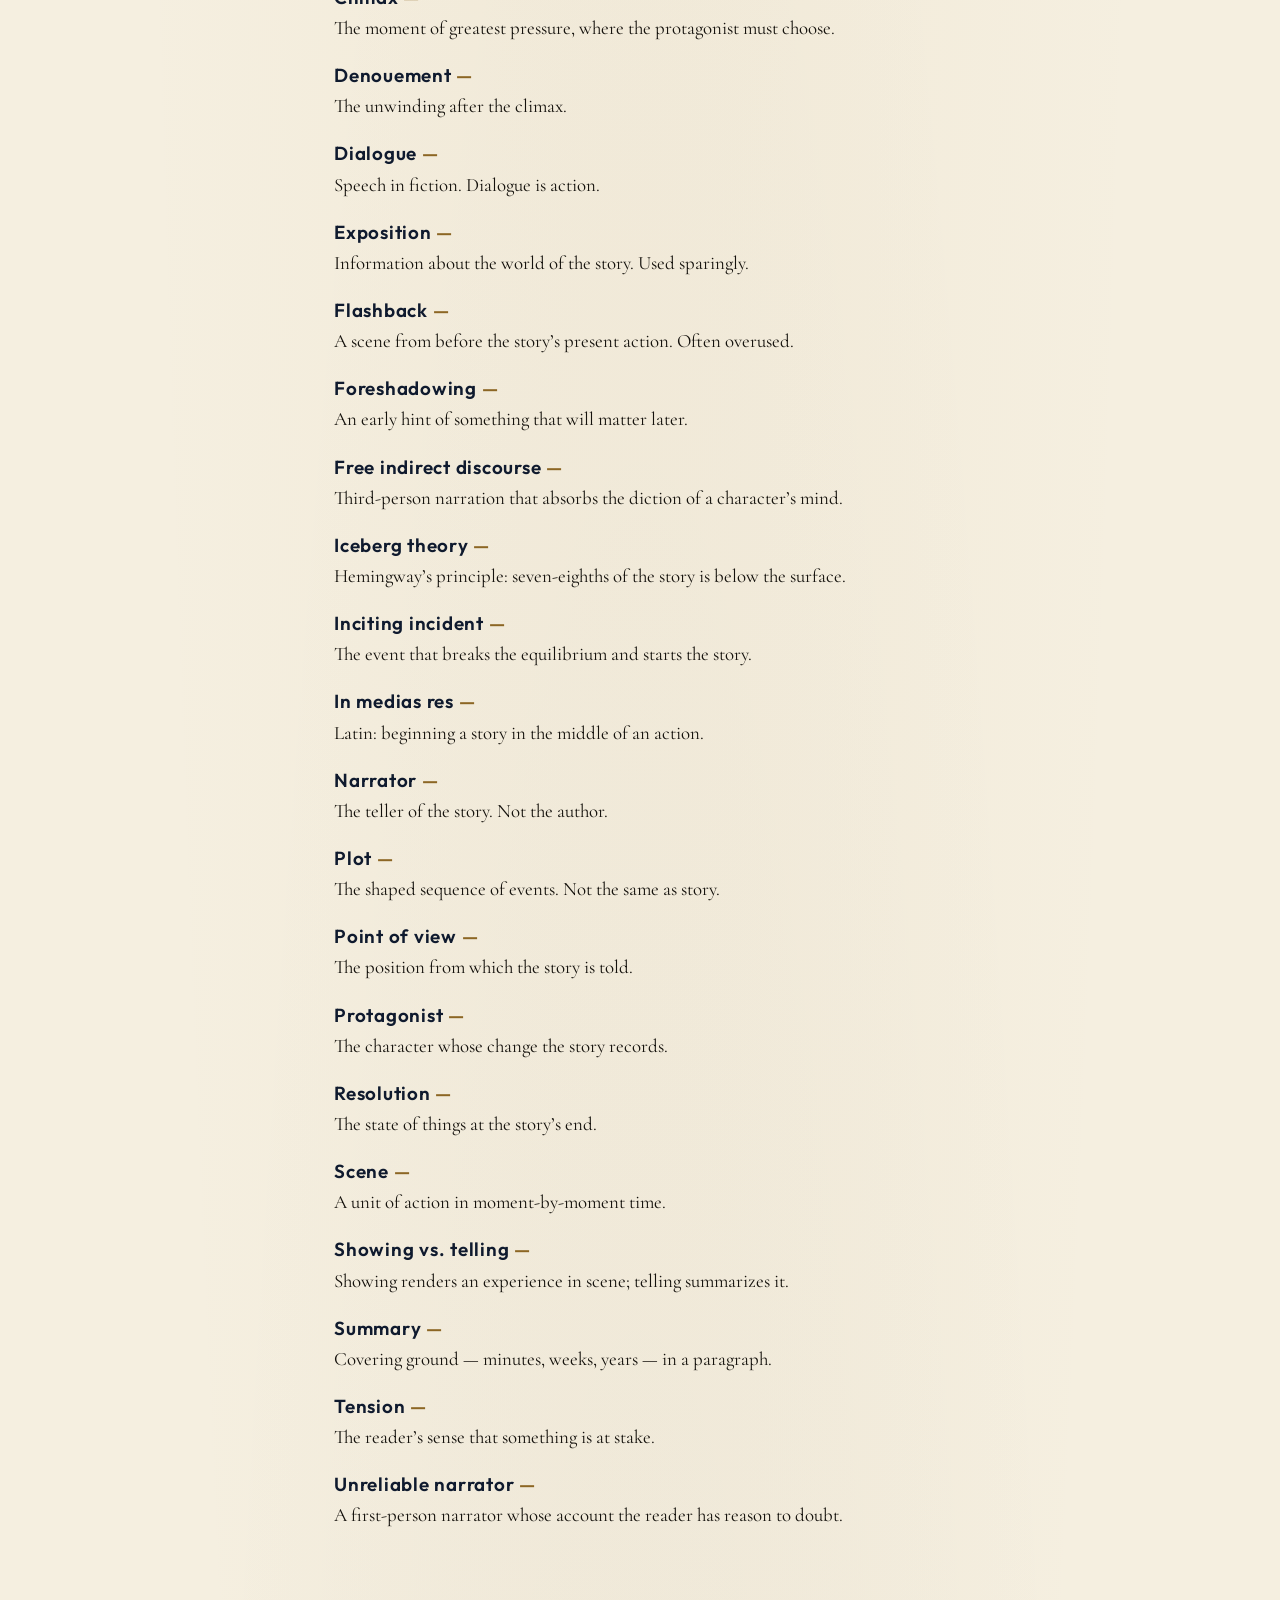
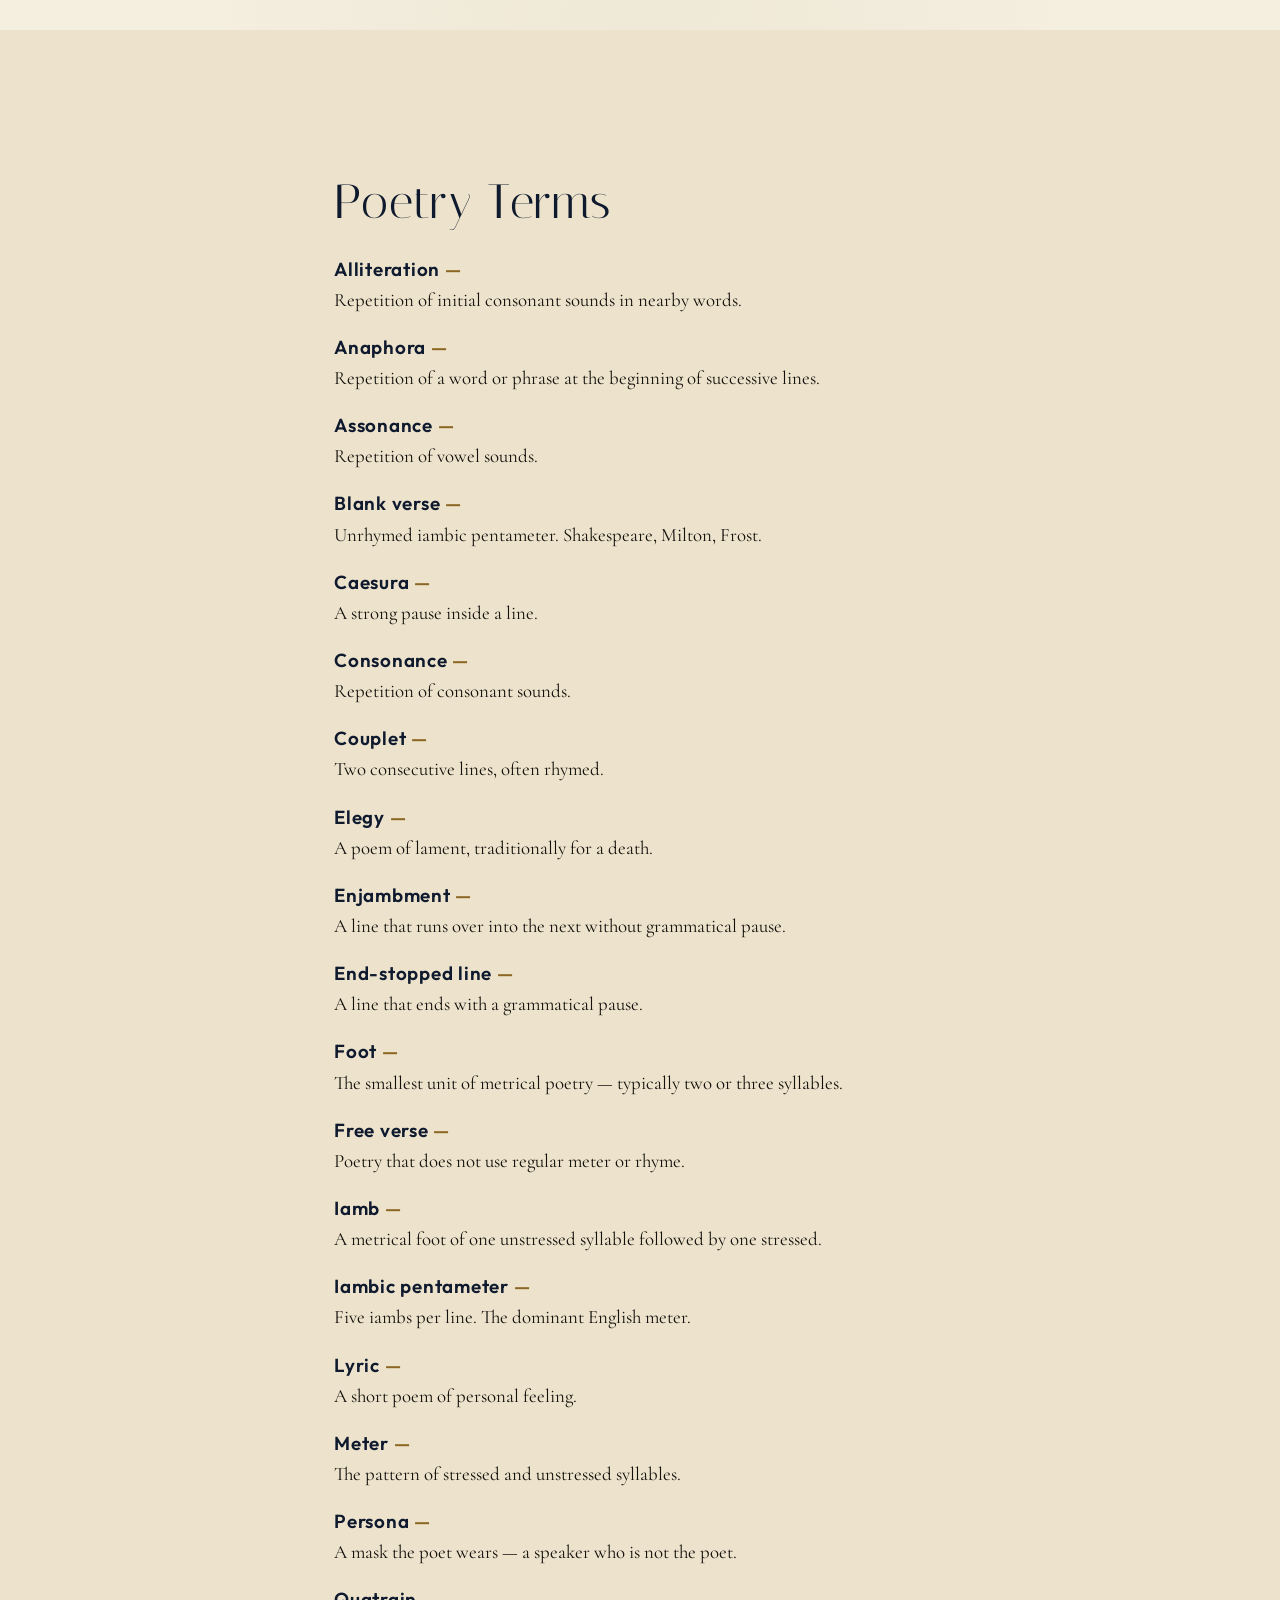
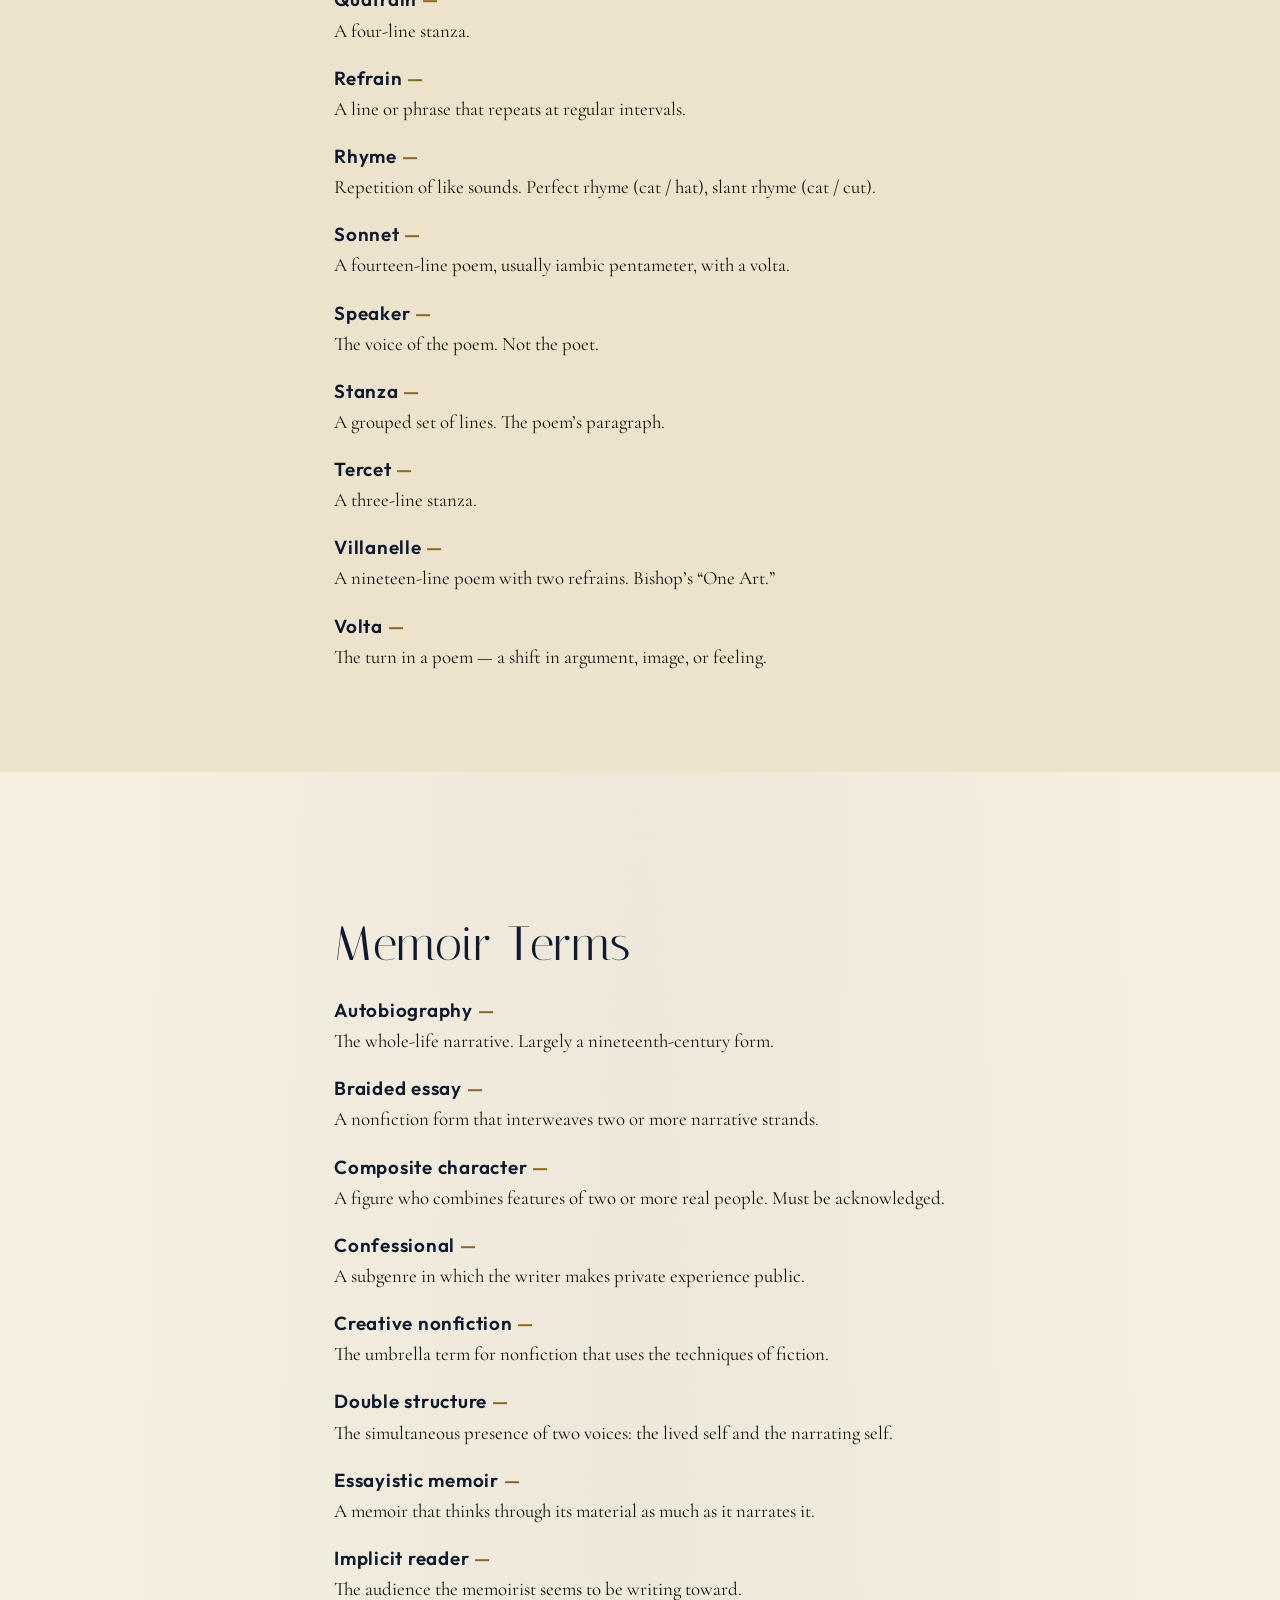
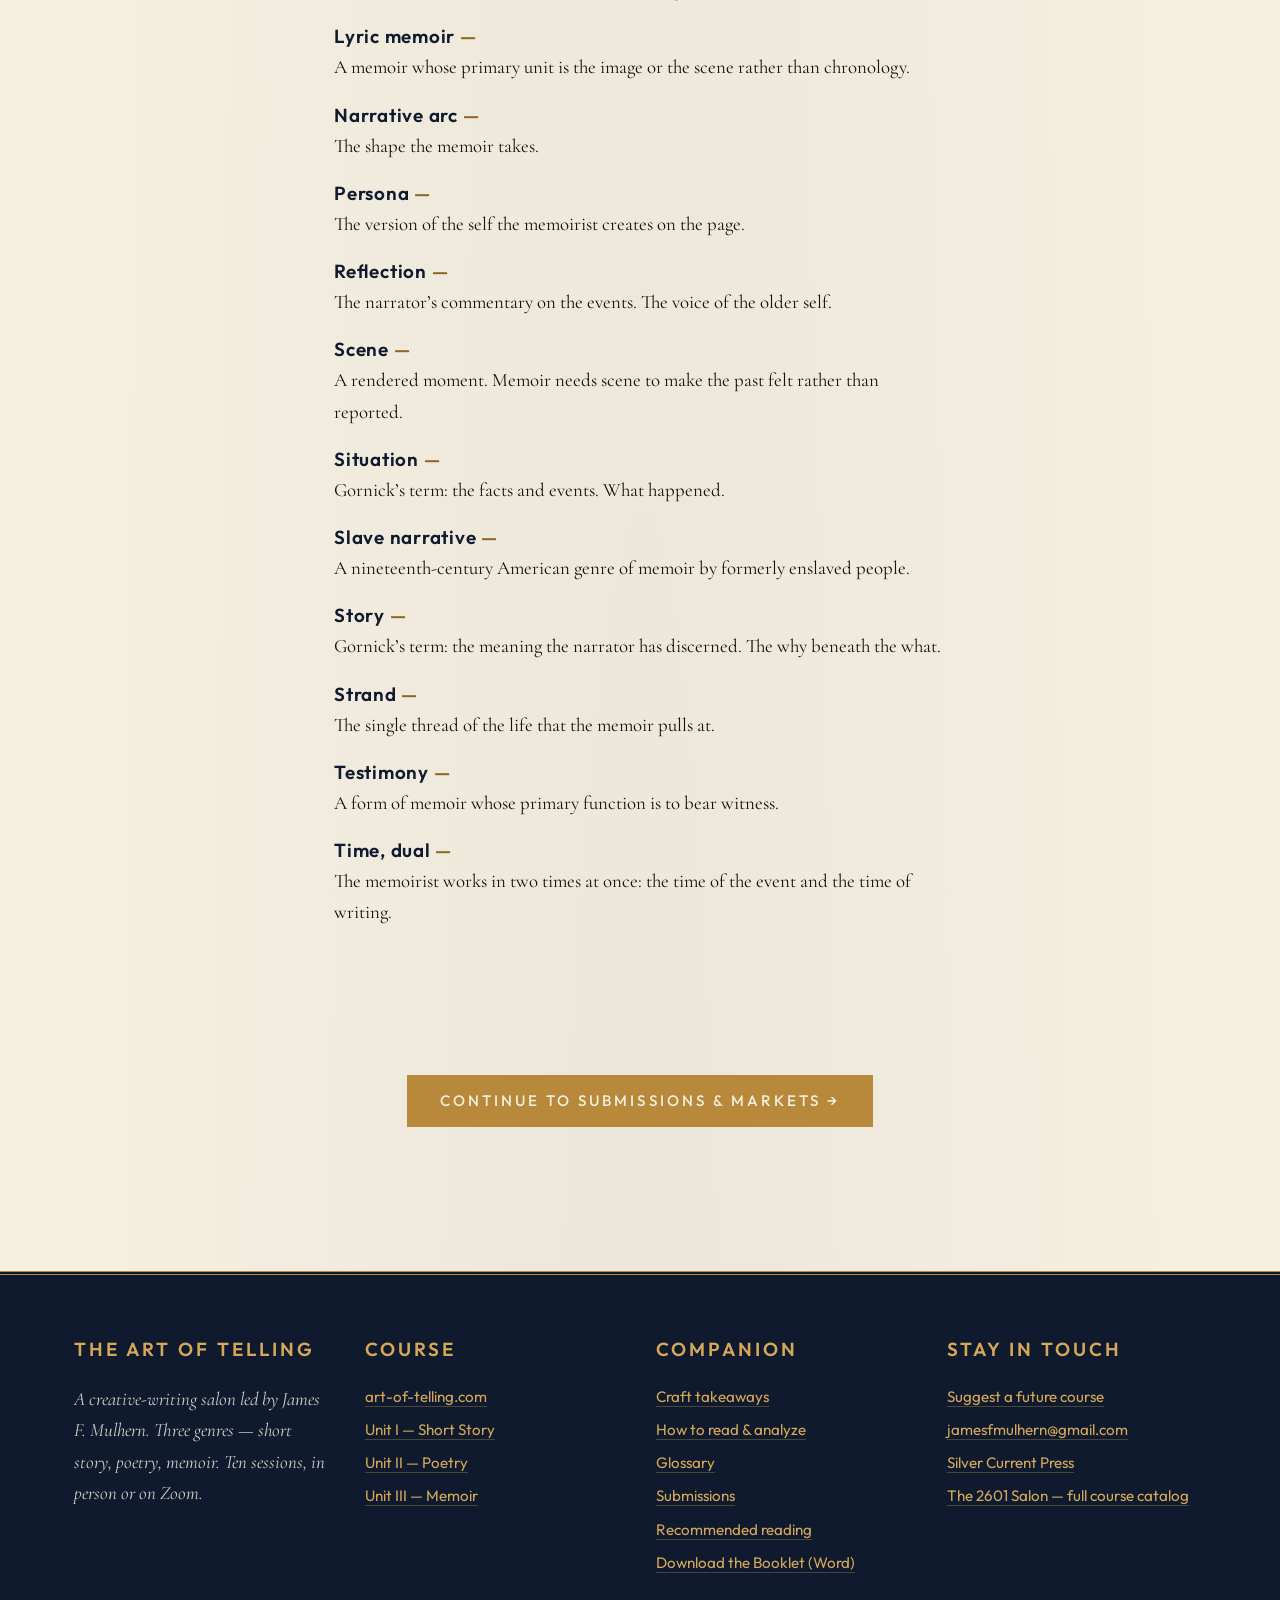
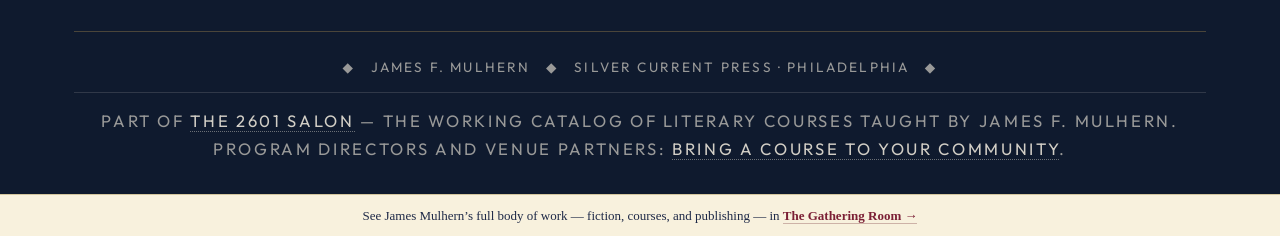
<file: glossary.html>
<!doctype html>
<html lang="en">
<head>
<meta charset="utf-8">
<meta name="viewport" content="width=device-width, initial-scale=1">
<title>Glossary | The Art of Telling Companion</title>
<link rel="preconnect" href="https://fonts.googleapis.com"><link rel="preconnect" href="https://fonts.gstatic.com" crossorigin>
<link href="https://fonts.googleapis.com/css2?family=Cormorant+Garamond:ital,wght@0,400;0,500;0,600;1,400;1,500&family=Italiana&family=Outfit:wght@300;400;500;600&display=swap" rel="stylesheet">
<link rel="stylesheet" href="css/styles.css">
</head>
<body>
<!-- return-to-salon ribbon -->
<div id="scp-return-ribbon" style="
  background: #10182E;
  color: #F8F1DD;
  text-align: center;
  padding: 10px 16px;
  font-family: system-ui, -apple-system, 'Segoe UI', sans-serif;
  font-size: 14px;
  font-weight: 600;
  letter-spacing: 0.02em;
  border-bottom: 3px solid #6E4A0E;
  position: relative;
  z-index: 9999;
">
  <a href="https://salon.silvercurrentpress.com"
     style="color: #F8F1DD; text-decoration: none; display:inline-flex; align-items:center; gap:8px;"
     onmouseover="this.style.color='#F0D080'"
     onmouseout="this.style.color='#F8F1DD'">
    <span style="font-size:16px; line-height:1;">&#8592;</span>
    <span>Back to <strong style="color:#F0D080;">The 2601 Salon</strong></span>
  </a>
</div>

<div id="site-header"></div>

<section class="session-hero">
  <div class="container center">
    <span class="eyebrow">The Companion</span>
    <h1 style="font-family: var(--display); font-style: italic;">A Glossary</h1>
    <p class="session-meta">Every term I used on the whiteboard, in plain English</p>
  </div>
</section>

<section>
  <div class="container">
    <div class="prose">
      <p class="lede">A literary education is, in part, a vocabulary. When a term belongs especially to one genre, it is marked.</p>
    </div>
  </div>
</section>

<section style="background: var(--ivory-soft);">
  <div class="container"><div class="prose">
    <h2>General Literary Terms</h2>
    <dl class="glossary">
      <dt>Allusion</dt><dd>A reference, often glancing, to another work, a historical figure, or a body of cultural knowledge.</dd>
      <dt>Ambiguity</dt><dd>The deliberate possibility of more than one interpretation. Not vagueness.</dd>
      <dt>Catharsis</dt><dd>Aristotle’s word for the purging of pity and fear at the climax of a tragedy.</dd>
      <dt>Close reading</dt><dd>The slow, sentence-by-sentence attention to a literary text.</dd>
      <dt>Diction</dt><dd>The writer’s choice of words. High versus low; Latinate versus Anglo-Saxon.</dd>
      <dt>Epiphany</dt><dd>A moment of recognition in which a character sees something previously hidden. Joyce’s term.</dd>
      <dt>Figurative language</dt><dd>Language that means more than, or other than, it literally says.</dd>
      <dt>Genre</dt><dd>The kind of writing — short story, poem, memoir, novel, essay, play.</dd>
      <dt>Image</dt><dd>A piece of the sensory world rendered in language.</dd>
      <dt>Irony</dt><dd>A gap between what is said and what is meant. Verbal, dramatic, situational.</dd>
      <dt>Metaphor</dt><dd>The assertion that one thing <em>is</em> another.</dd>
      <dt>Metonymy</dt><dd>Substituting a related thing for the thing itself — “the crown” for the monarch.</dd>
      <dt>Mood</dt><dd>The emotional atmosphere of a work as experienced by the reader.</dd>
      <dt>Motif</dt><dd>A recurring image, phrase, or idea.</dd>
      <dt>Narrative</dt><dd>The telling of a sequence of events with a teller, a perspective, and a shape.</dd>
      <dt>Personification</dt><dd>Giving human attributes to an object or abstraction.</dd>
      <dt>Setting</dt><dd>The where and when of a work. In a strong story, setting carries theme.</dd>
      <dt>Simile</dt><dd>A comparison using <em>like</em> or <em>as</em>.</dd>
      <dt>Symbol</dt><dd>An object that stands for itself <em>and</em> for something larger.</dd>
      <dt>Theme</dt><dd>The central idea or insight a work returns to.</dd>
      <dt>Tone</dt><dd>The speaker’s or narrator’s attitude toward the subject and reader.</dd>
      <dt>Voice</dt><dd>The recognizable presence of a writer or speaker in the prose or verse.</dd>
    </dl>
  </div></div>
</section>

<section>
  <div class="container"><div class="prose">
    <h2>Short Story Terms</h2>
    <dl class="glossary">
      <dt>Antagonist</dt><dd>The force opposing the protagonist.</dd>
      <dt>Character arc</dt><dd>The change a character undergoes between beginning and end.</dd>
      <dt>Climax</dt><dd>The moment of greatest pressure, where the protagonist must choose.</dd>
      <dt>Denouement</dt><dd>The unwinding after the climax.</dd>
      <dt>Dialogue</dt><dd>Speech in fiction. Dialogue is action.</dd>
      <dt>Exposition</dt><dd>Information about the world of the story. Used sparingly.</dd>
      <dt>Flashback</dt><dd>A scene from before the story’s present action. Often overused.</dd>
      <dt>Foreshadowing</dt><dd>An early hint of something that will matter later.</dd>
      <dt>Free indirect discourse</dt><dd>Third-person narration that absorbs the diction of a character’s mind.</dd>
      <dt>Iceberg theory</dt><dd>Hemingway’s principle: seven-eighths of the story is below the surface.</dd>
      <dt>Inciting incident</dt><dd>The event that breaks the equilibrium and starts the story.</dd>
      <dt>In medias res</dt><dd>Latin: beginning a story in the middle of an action.</dd>
      <dt>Narrator</dt><dd>The teller of the story. Not the author.</dd>
      <dt>Plot</dt><dd>The shaped sequence of events. Not the same as story.</dd>
      <dt>Point of view</dt><dd>The position from which the story is told.</dd>
      <dt>Protagonist</dt><dd>The character whose change the story records.</dd>
      <dt>Resolution</dt><dd>The state of things at the story’s end.</dd>
      <dt>Scene</dt><dd>A unit of action in moment-by-moment time.</dd>
      <dt>Showing vs. telling</dt><dd>Showing renders an experience in scene; telling summarizes it.</dd>
      <dt>Summary</dt><dd>Covering ground — minutes, weeks, years — in a paragraph.</dd>
      <dt>Tension</dt><dd>The reader’s sense that something is at stake.</dd>
      <dt>Unreliable narrator</dt><dd>A first-person narrator whose account the reader has reason to doubt.</dd>
    </dl>
  </div></div>
</section>

<section style="background: var(--parchment);">
  <div class="container"><div class="prose">
    <h2>Poetry Terms</h2>
    <dl class="glossary">
      <dt>Alliteration</dt><dd>Repetition of initial consonant sounds in nearby words.</dd>
      <dt>Anaphora</dt><dd>Repetition of a word or phrase at the beginning of successive lines.</dd>
      <dt>Assonance</dt><dd>Repetition of vowel sounds.</dd>
      <dt>Blank verse</dt><dd>Unrhymed iambic pentameter. Shakespeare, Milton, Frost.</dd>
      <dt>Caesura</dt><dd>A strong pause inside a line.</dd>
      <dt>Consonance</dt><dd>Repetition of consonant sounds.</dd>
      <dt>Couplet</dt><dd>Two consecutive lines, often rhymed.</dd>
      <dt>Elegy</dt><dd>A poem of lament, traditionally for a death.</dd>
      <dt>Enjambment</dt><dd>A line that runs over into the next without grammatical pause.</dd>
      <dt>End-stopped line</dt><dd>A line that ends with a grammatical pause.</dd>
      <dt>Foot</dt><dd>The smallest unit of metrical poetry — typically two or three syllables.</dd>
      <dt>Free verse</dt><dd>Poetry that does not use regular meter or rhyme.</dd>
      <dt>Iamb</dt><dd>A metrical foot of one unstressed syllable followed by one stressed.</dd>
      <dt>Iambic pentameter</dt><dd>Five iambs per line. The dominant English meter.</dd>
      <dt>Lyric</dt><dd>A short poem of personal feeling.</dd>
      <dt>Meter</dt><dd>The pattern of stressed and unstressed syllables.</dd>
      <dt>Persona</dt><dd>A mask the poet wears — a speaker who is not the poet.</dd>
      <dt>Quatrain</dt><dd>A four-line stanza.</dd>
      <dt>Refrain</dt><dd>A line or phrase that repeats at regular intervals.</dd>
      <dt>Rhyme</dt><dd>Repetition of like sounds. Perfect rhyme (cat / hat), slant rhyme (cat / cut).</dd>
      <dt>Sonnet</dt><dd>A fourteen-line poem, usually iambic pentameter, with a volta.</dd>
      <dt>Speaker</dt><dd>The voice of the poem. Not the poet.</dd>
      <dt>Stanza</dt><dd>A grouped set of lines. The poem’s paragraph.</dd>
      <dt>Tercet</dt><dd>A three-line stanza.</dd>
      <dt>Villanelle</dt><dd>A nineteen-line poem with two refrains. Bishop’s “One Art.”</dd>
      <dt>Volta</dt><dd>The turn in a poem — a shift in argument, image, or feeling.</dd>
    </dl>
  </div></div>
</section>

<section>
  <div class="container"><div class="prose">
    <h2>Memoir Terms</h2>
    <dl class="glossary">
      <dt>Autobiography</dt><dd>The whole-life narrative. Largely a nineteenth-century form.</dd>
      <dt>Braided essay</dt><dd>A nonfiction form that interweaves two or more narrative strands.</dd>
      <dt>Composite character</dt><dd>A figure who combines features of two or more real people. Must be acknowledged.</dd>
      <dt>Confessional</dt><dd>A subgenre in which the writer makes private experience public.</dd>
      <dt>Creative nonfiction</dt><dd>The umbrella term for nonfiction that uses the techniques of fiction.</dd>
      <dt>Double structure</dt><dd>The simultaneous presence of two voices: the lived self and the narrating self.</dd>
      <dt>Essayistic memoir</dt><dd>A memoir that thinks through its material as much as it narrates it.</dd>
      <dt>Implicit reader</dt><dd>The audience the memoirist seems to be writing toward.</dd>
      <dt>Lyric memoir</dt><dd>A memoir whose primary unit is the image or the scene rather than chronology.</dd>
      <dt>Narrative arc</dt><dd>The shape the memoir takes.</dd>
      <dt>Persona</dt><dd>The version of the self the memoirist creates on the page.</dd>
      <dt>Reflection</dt><dd>The narrator’s commentary on the events. The voice of the older self.</dd>
      <dt>Scene</dt><dd>A rendered moment. Memoir needs scene to make the past felt rather than reported.</dd>
      <dt>Situation</dt><dd>Gornick’s term: the facts and events. What happened.</dd>
      <dt>Slave narrative</dt><dd>A nineteenth-century American genre of memoir by formerly enslaved people.</dd>
      <dt>Story</dt><dd>Gornick’s term: the meaning the narrator has discerned. The why beneath the what.</dd>
      <dt>Strand</dt><dd>The single thread of the life that the memoir pulls at.</dd>
      <dt>Testimony</dt><dd>A form of memoir whose primary function is to bear witness.</dd>
      <dt>Time, dual</dt><dd>The memoirist works in two times at once: the time of the event and the time of writing.</dd>
    </dl>
  </div></div>
</section>

<section class="section-tight">
  <div class="container center">
    <a class="btn btn--gold" href="submissions.html">Continue to Submissions &amp; Markets →</a>
  </div>
</section>

<div id="site-footer"></div>
<script src="js/site.js"></script>
<div id="mulhern-gathering-room-bar" style="background:#F8F1DD;color:#1E2947;text-align:center;padding:10px 16px;font-family:Georgia,'EB Garamond',serif;font-size:13px;border-top:1px solid #d4c69e;">See James Mulhern&rsquo;s full body of work &mdash; fiction, courses, and publishing &mdash; in <a href="https://silvercurrentpress.com/elsewhere.html" style="color:#7B1F35;font-weight:600;text-decoration:none;">The Gathering Room &rarr;</a></div>
<script src="js/return-ribbon.js" defer></script>
<script src="site-search.js" defer></script>
</body>
</html>
</file>
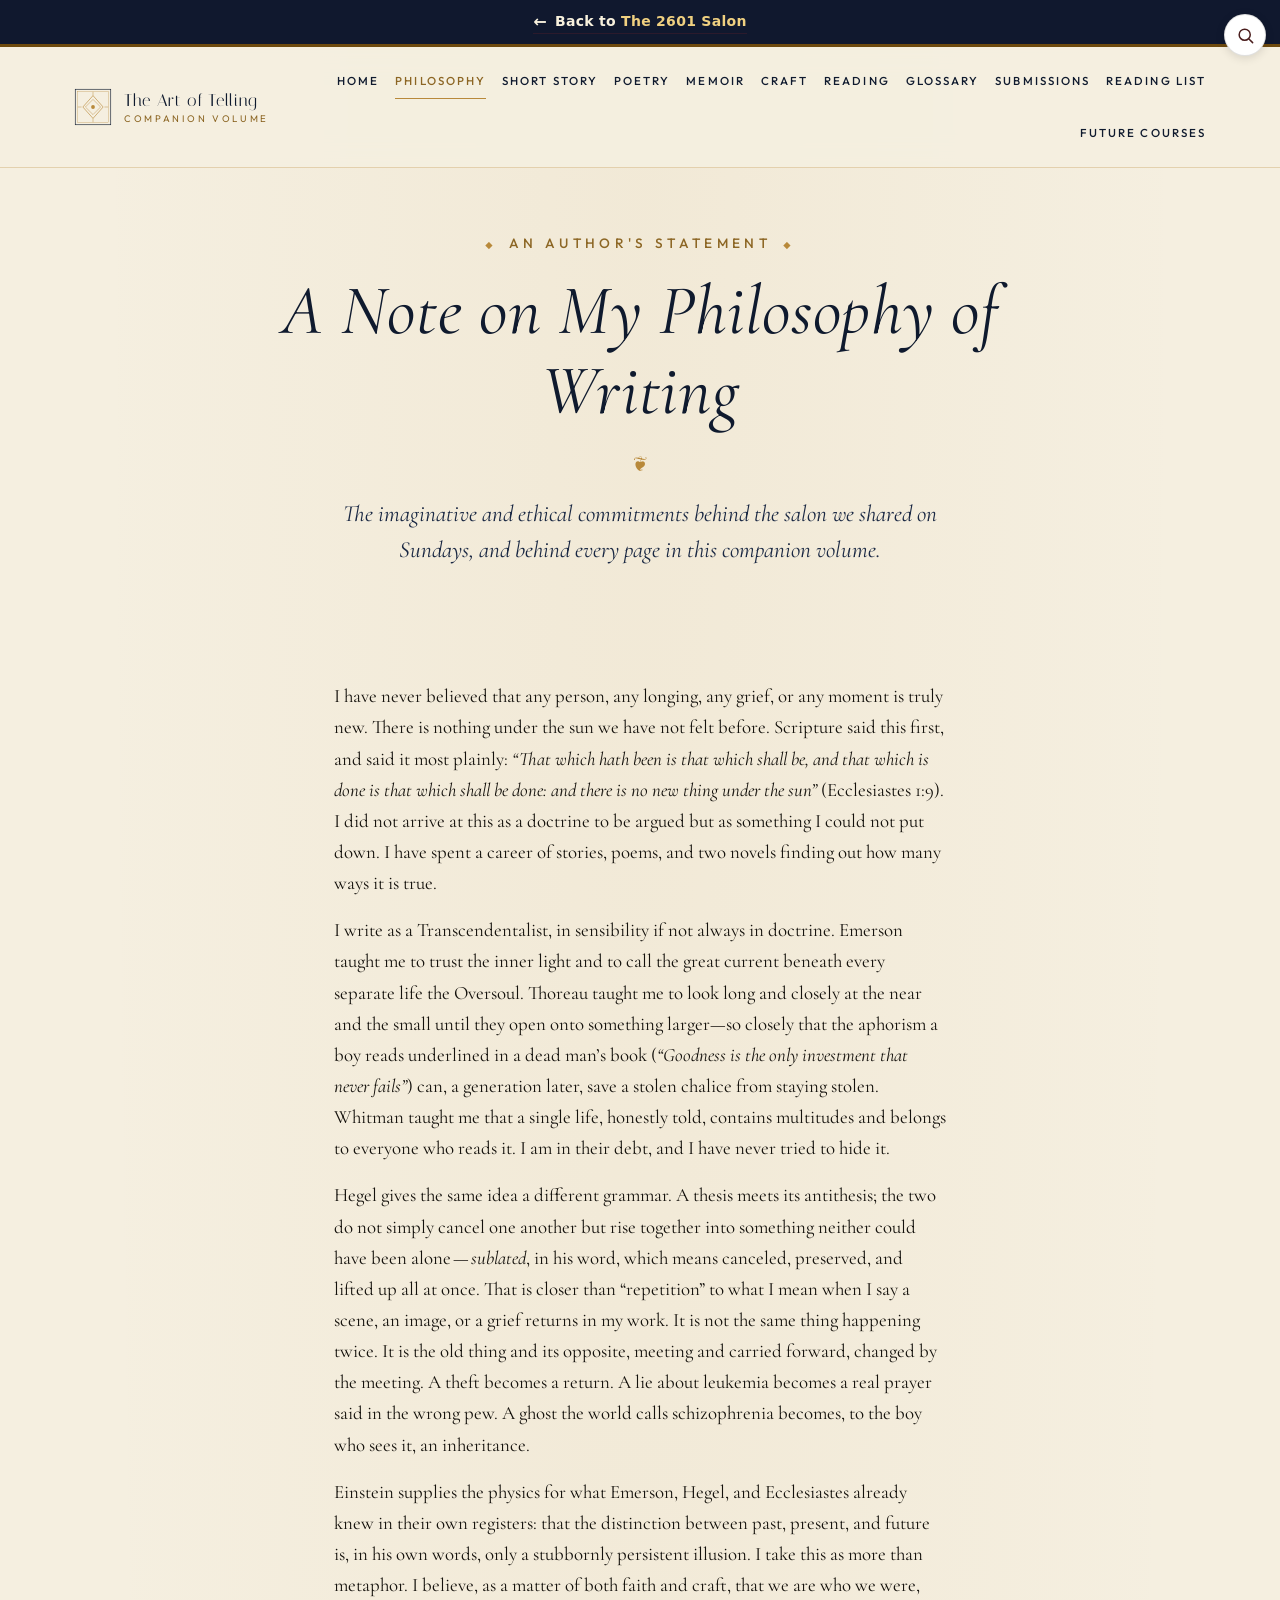
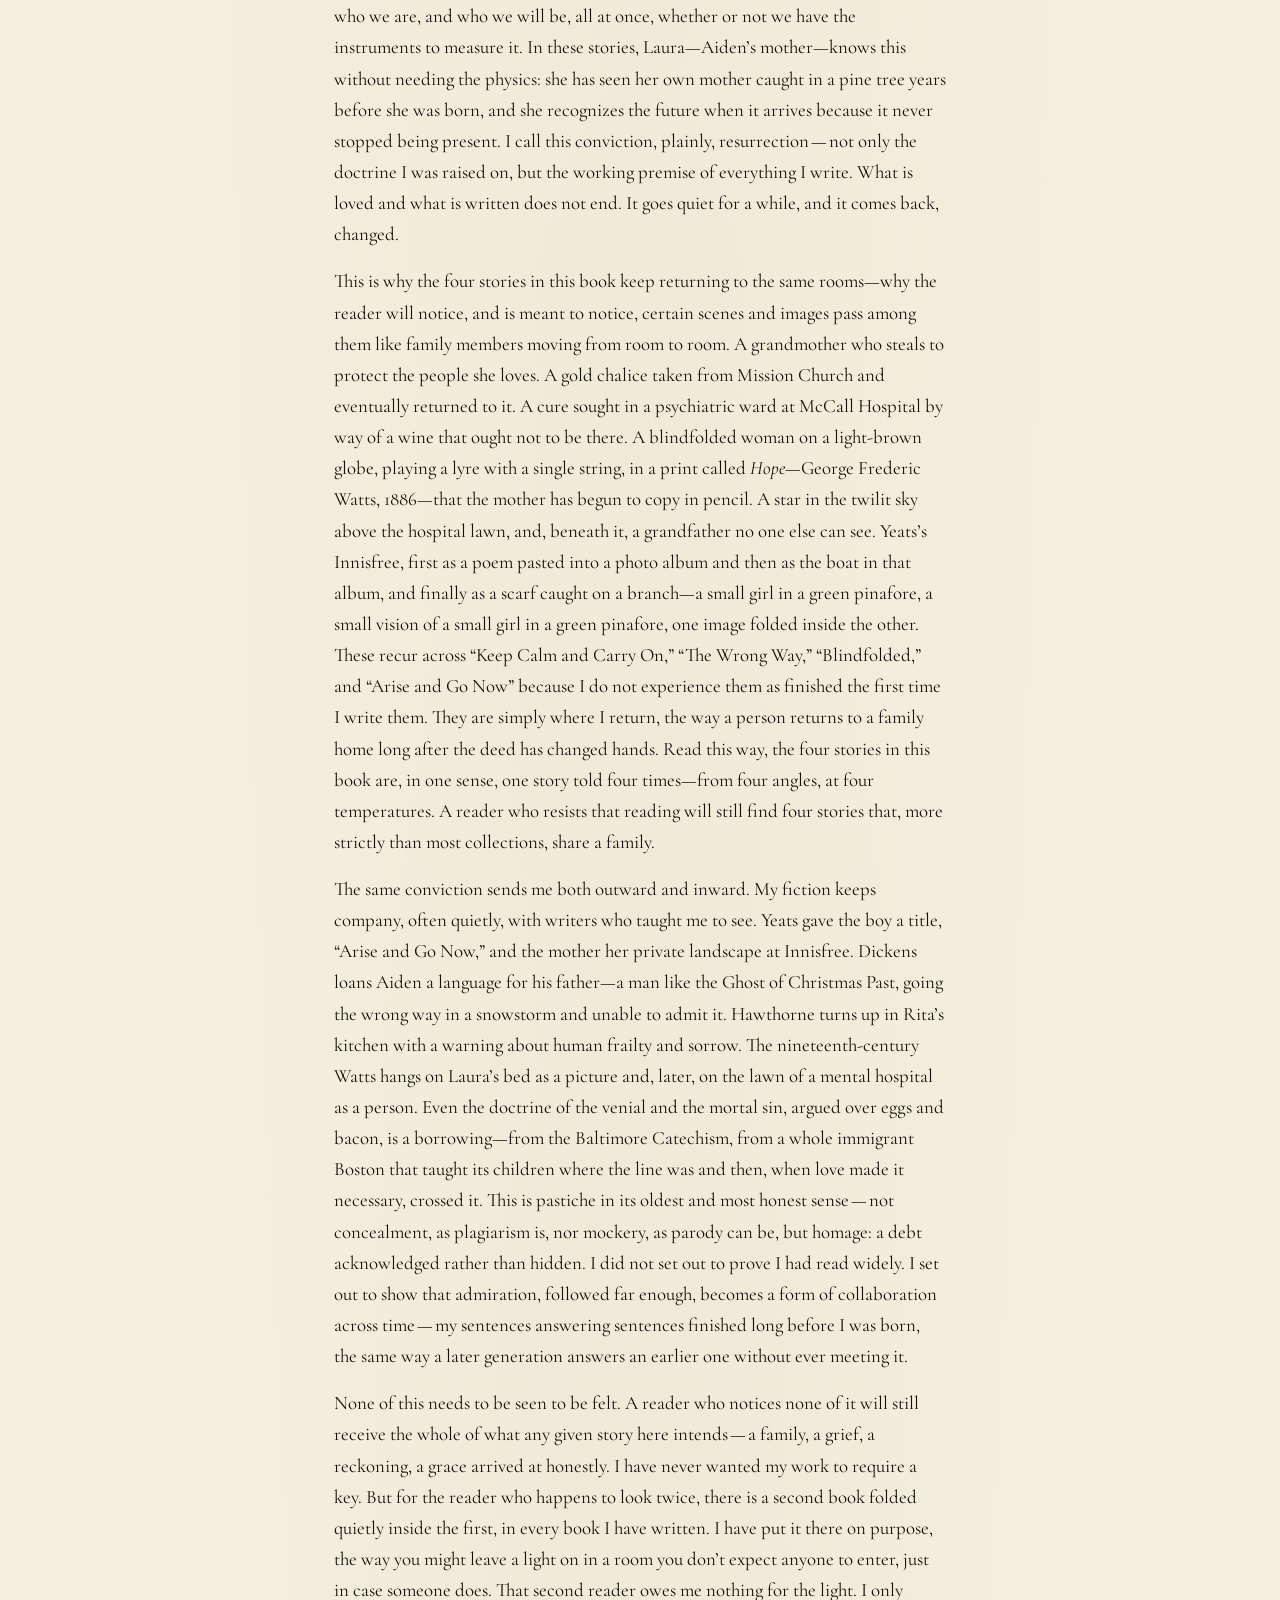
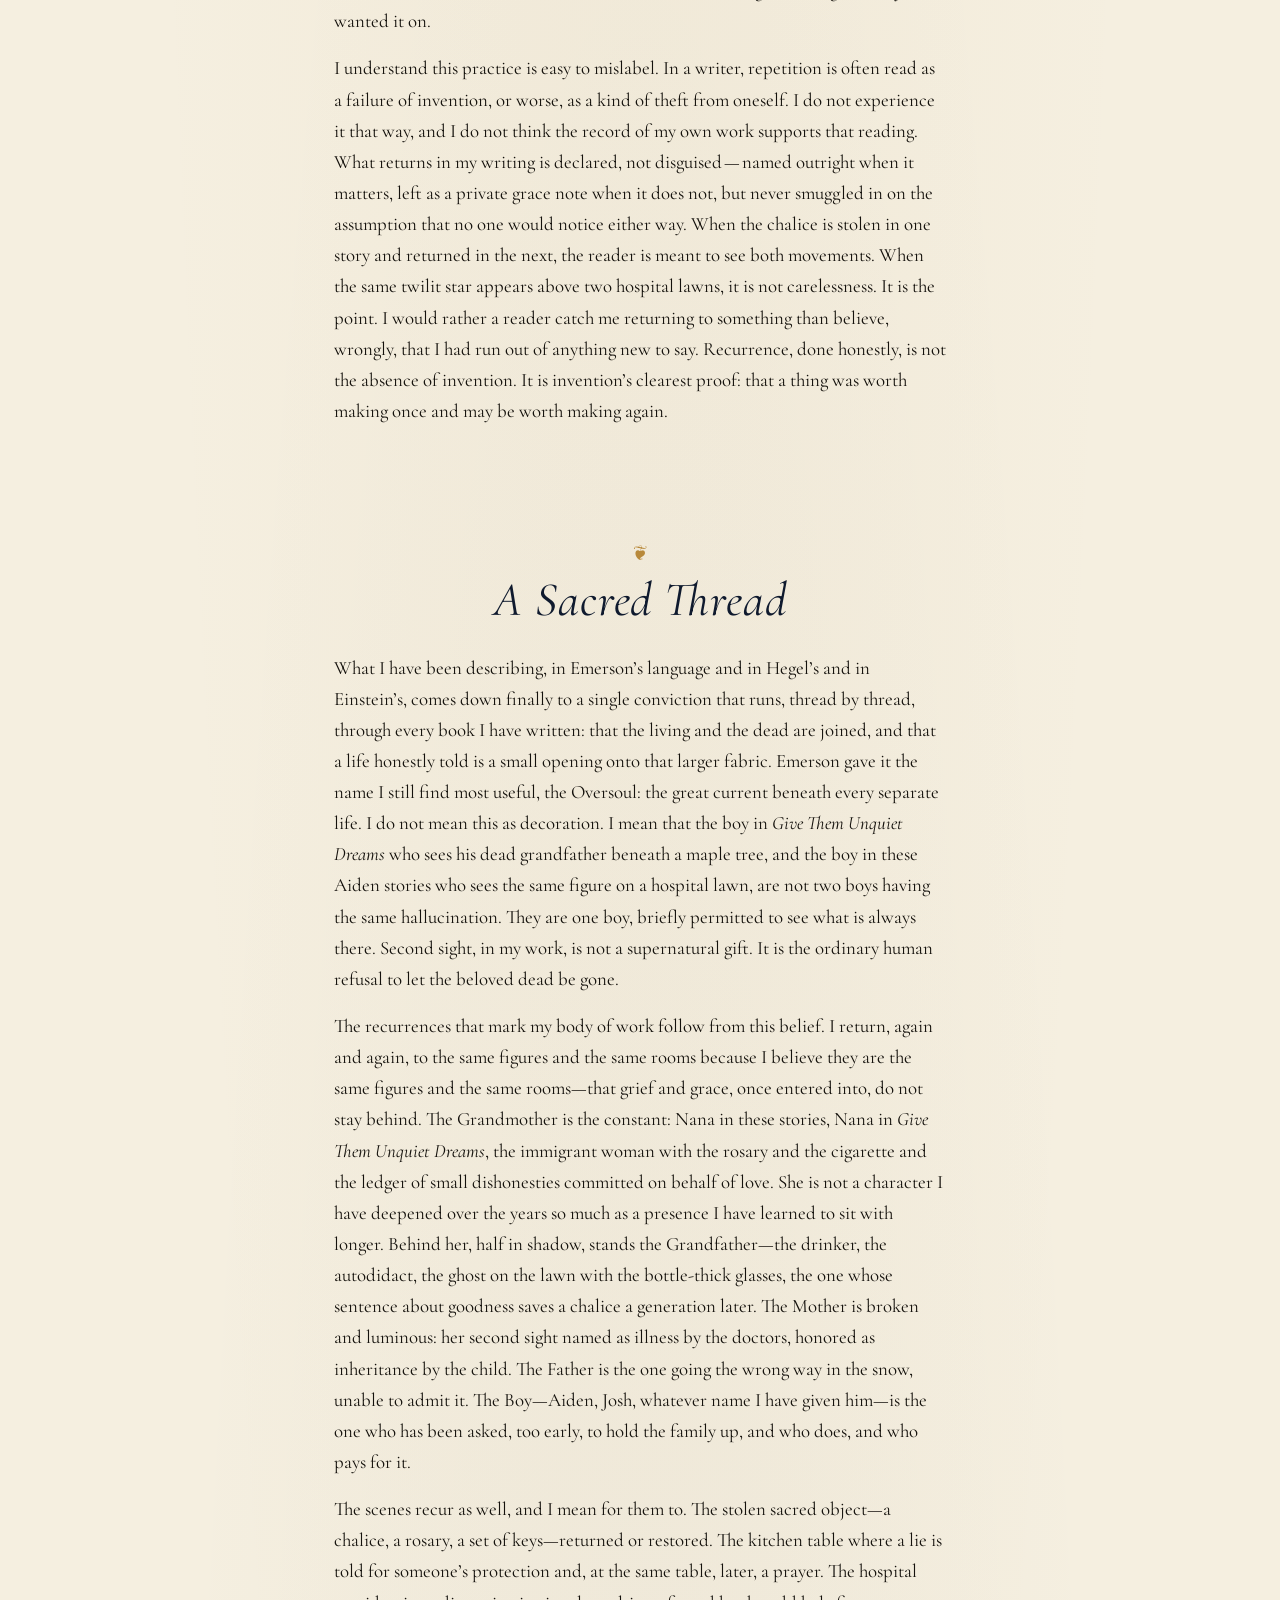
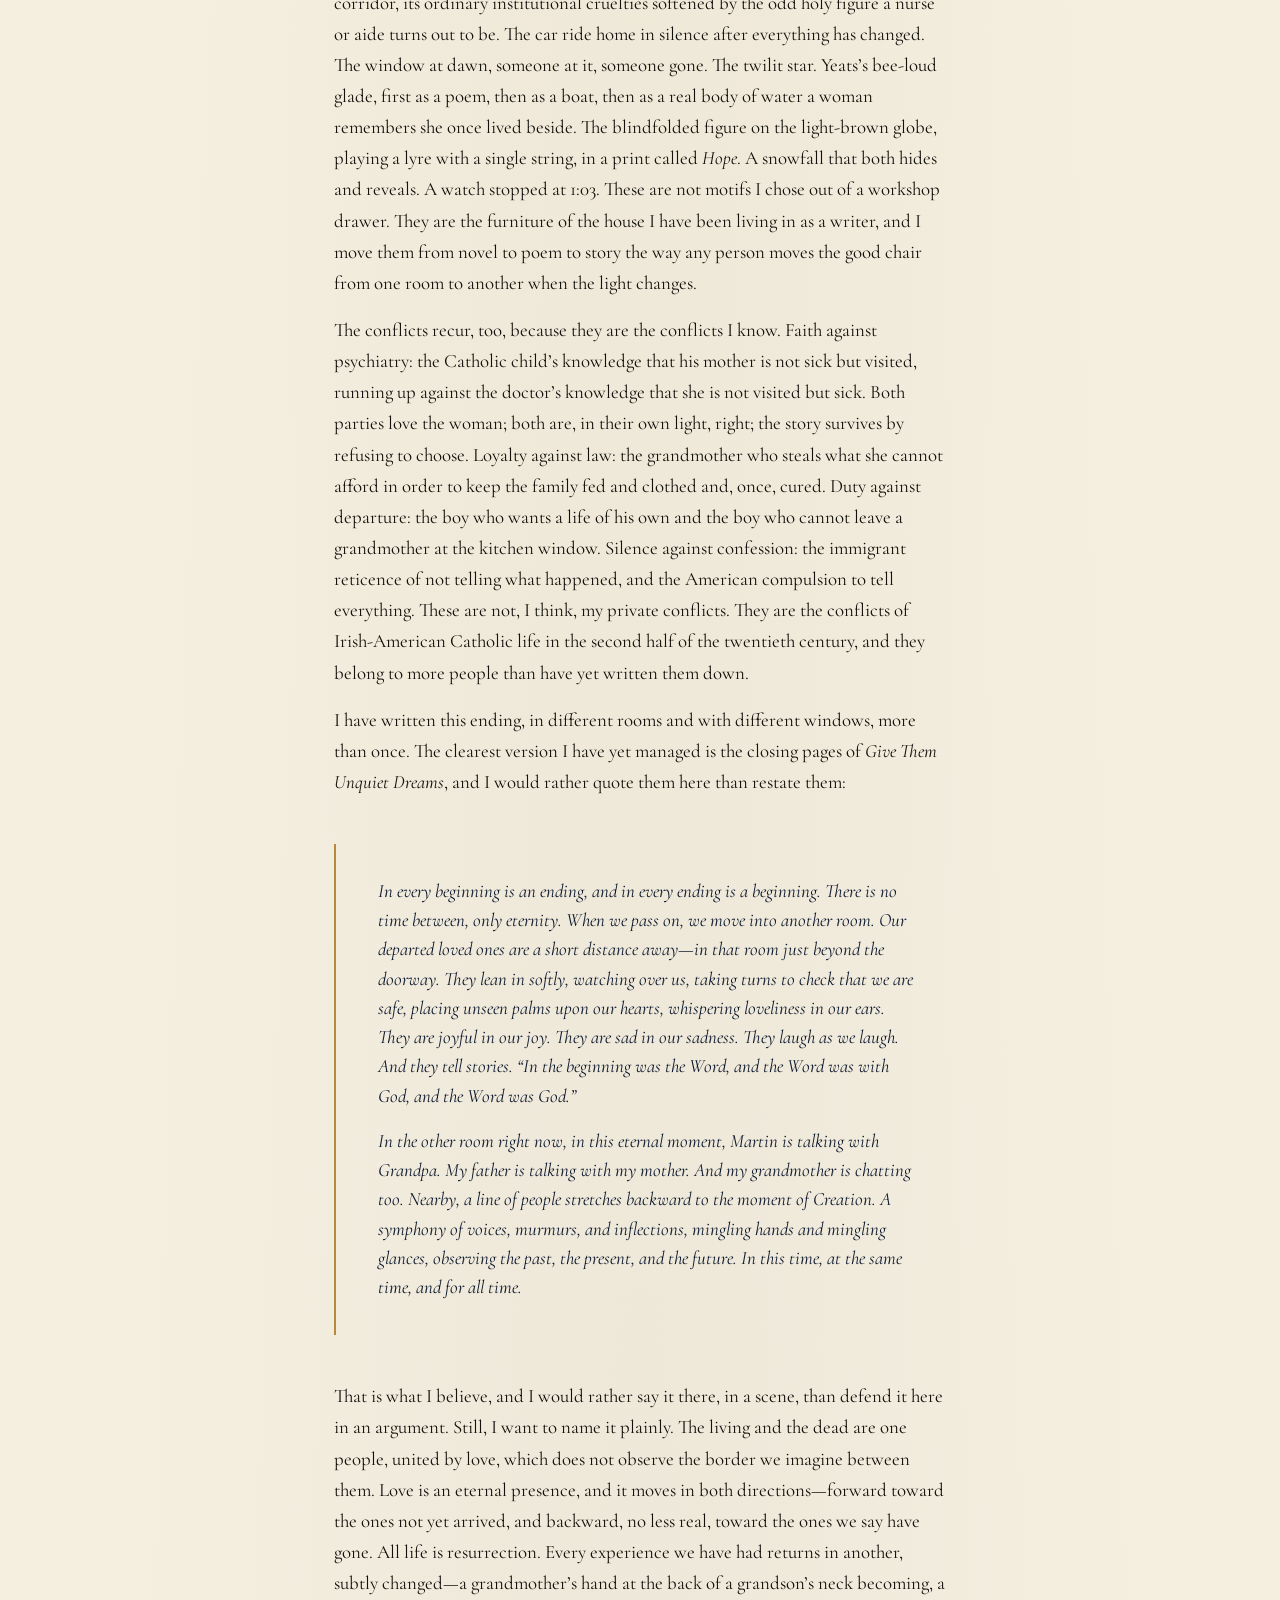
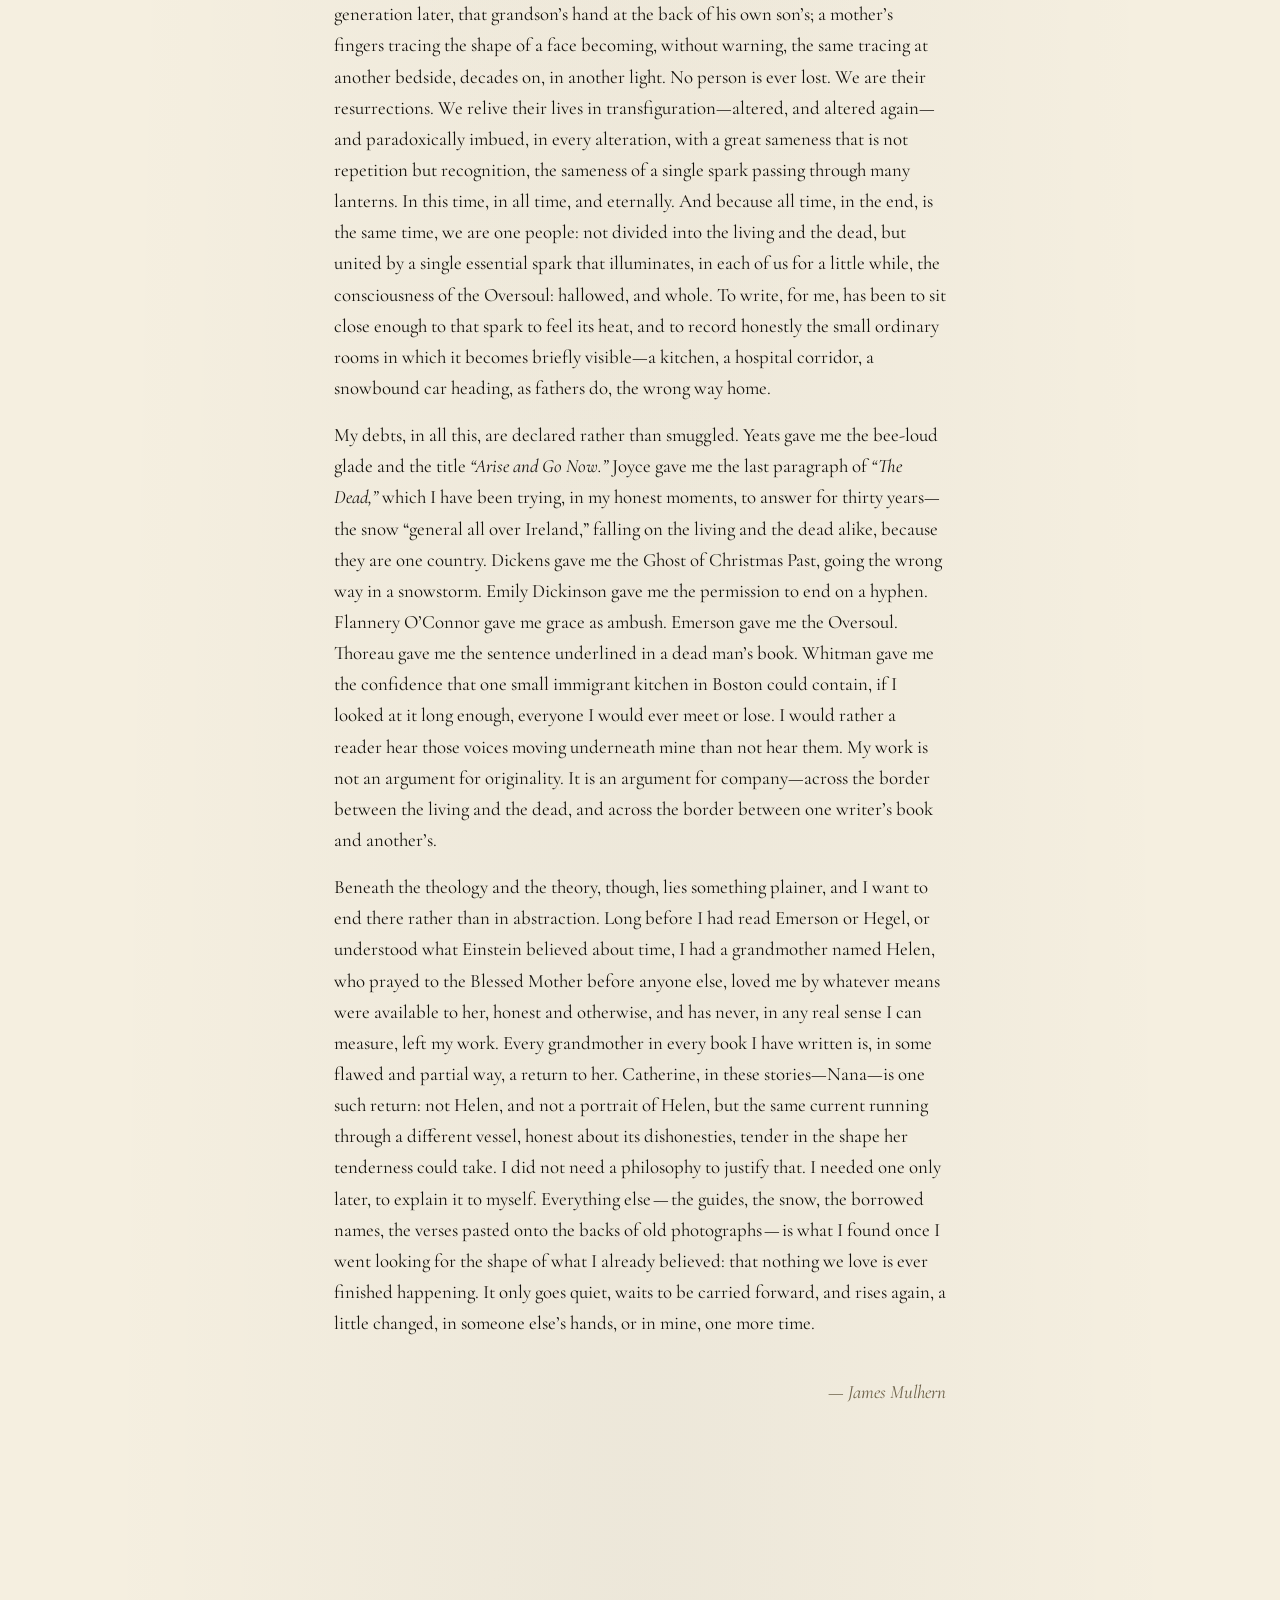
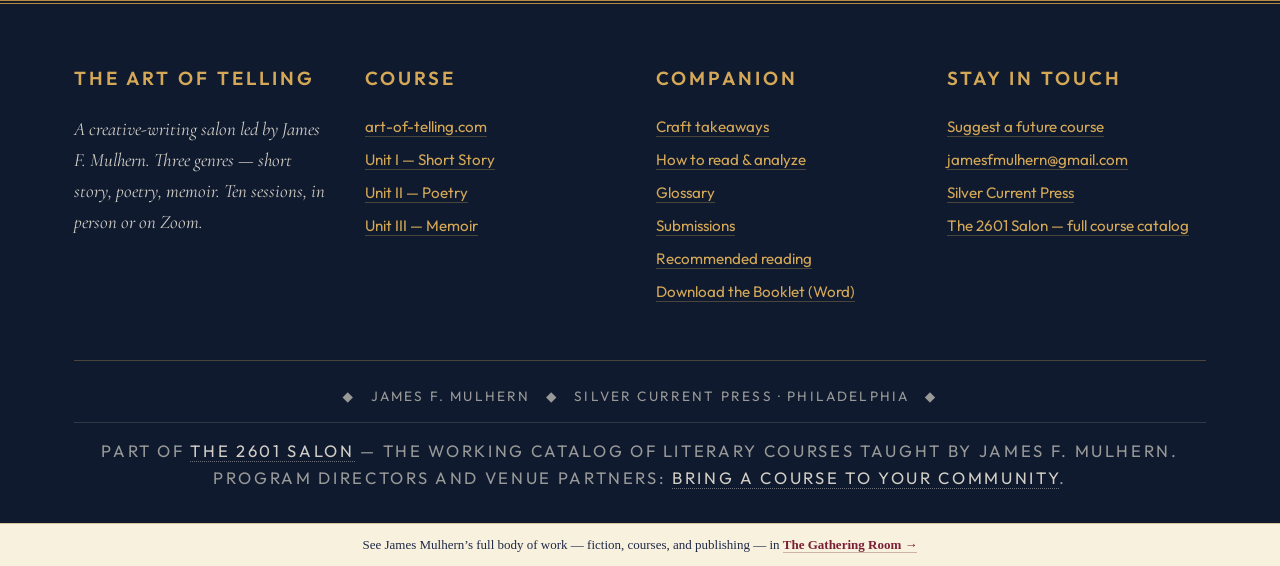
<file: philosophy-of-writing.html>
<!doctype html>
<html lang="en">
<head>
<meta charset="utf-8">
<meta name="viewport" content="width=device-width, initial-scale=1">
<title>A Note on My Philosophy of Writing | The Art of Telling Companion</title>
<meta name="description" content="A brief author's statement by James F. Mulhern on the imaginative and ethical commitments that shape his fiction, poetry, and teaching.">
<link rel="preconnect" href="https://fonts.googleapis.com"><link rel="preconnect" href="https://fonts.gstatic.com" crossorigin>
<link href="https://fonts.googleapis.com/css2?family=Cormorant+Garamond:ital,wght@0,400;0,500;0,600;1,400;1,500&family=Italiana&family=Outfit:wght@300;400;500;600&display=swap" rel="stylesheet">
<link rel="stylesheet" href="css/styles.css">
<style>
  .philosophy-hero {
    text-align: center;
    padding: var(--space-16, 96px) var(--space-4, 24px) var(--space-8, 48px);
  }
  .philosophy-hero .eyebrow.center { display: block; }
  .philosophy-hero h1 {
    font-family: var(--display, 'Italiana', serif);
    font-style: italic;
    font-weight: 400;
    max-width: 780px;
    margin: 0 auto var(--space-4, 24px);
  }
  .philosophy-hero .ornament {
    color: var(--gold, #B8893A);
    font-size: 20px;
    margin: var(--space-4, 24px) 0;
  }
  .philosophy-hero .lede { max-width: 640px; margin: 0 auto; font-style: italic; }
  .philosophy-body .prose h2 {
    font-family: var(--display, 'Italiana', serif);
    font-style: italic;
    font-weight: 400;
    text-align: center;
    margin-top: 2.4em;
  }
  .philosophy-body .prose h2.section-heading::before {
    content: "❦";
    display: block;
    color: var(--gold, #B8893A);
    font-size: 20px;
    margin-bottom: 0.4em;
  }
  .philosophy-body .prose blockquote {
    border-left: 2px solid var(--gold, #B8893A);
    padding: 1.4em 1.4em 1.4em 1.8em;
    margin: 2em 0;
    font-style: italic;
  }
  .philosophy-body .prose blockquote p:last-child { margin-bottom: 0; }
  .philosophy-body .prose p.signature {
    text-align: right;
    font-style: italic;
    margin-top: 2em;
    color: var(--muted, #6b6555);
  }
</style>
<meta name="author" content="James F. Mulhern">
<meta name="keywords" content="The Art of Telling, creative writing companion, short story craft, poetry craft, memoir craft, close reading, creative writing course, adult creative writing, James F. Mulhern, Silver Current Press">
<meta name="robots" content="index, follow, max-image-preview:large">
<link rel="canonical" href="https://companion.art-of-telling.com/philosophy-of-writing.html">
<meta property="og:type" content="website">
<meta property="og:site_name" content="The Art of Telling — Companion Course">
<meta property="og:title" content="A Note on My Philosophy of Writing | The Art of Telling Companion">
<meta property="og:description" content="A brief author">
<meta property="og:url" content="https://companion.art-of-telling.com/philosophy-of-writing.html">
<meta property="og:locale" content="en_US">
<meta name="twitter:card" content="summary_large_image">
<meta name="twitter:title" content="A Note on My Philosophy of Writing | The Art of Telling Companion">
<meta name="twitter:description" content="A brief author">
<script type="application/ld+json">
{
  "@context": "https://schema.org",
  "@type": "WebPage",
  "name": "A Note on My Philosophy of Writing | The Art of Telling Companion",
  "description": "A brief author",
  "url": "https://companion.art-of-telling.com/philosophy-of-writing.html",
  "isPartOf": {
    "@type": "WebSite",
    "name": "The Art of Telling \u2014 Companion Course",
    "url": "https://companion.art-of-telling.com/"
  },
  "publisher": {
    "@type": "Organization",
    "name": "Silver Current Press",
    "url": "https://silvercurrentpress.com"
  },
  "author": {
    "@type": "Person",
    "name": "James F. Mulhern",
    "url": "https://www.authorjamesmulhern.com"
  },
  "inLanguage": "en"
}
</script>
<script type="application/ld+json">
{
  "@type": "Course",
  "name": "The Art of Telling \u2014 Companion Volume",
  "description": "A companion volume to the creative writing salon by James F. Mulhern.",
  "provider": {
    "@type": "Organization",
    "name": "Silver Current Press"
  },
  "@context": "https://schema.org"
}
</script>
</head>
<body>
<!-- return-to-salon ribbon -->
<div id="scp-return-ribbon" style="
  background: #10182E;
  color: #F8F1DD;
  text-align: center;
  padding: 10px 16px;
  font-family: system-ui, -apple-system, 'Segoe UI', sans-serif;
  font-size: 14px;
  font-weight: 600;
  letter-spacing: 0.02em;
  border-bottom: 3px solid #6E4A0E;
  position: relative;
  z-index: 9999;
">
  <a href="https://salon.silvercurrentpress.com"
     style="color: #F8F1DD; text-decoration: none; display:inline-flex; align-items:center; gap:8px;"
     onmouseover="this.style.color='#F0D080'"
     onmouseout="this.style.color='#F8F1DD'">
    <span style="font-size:16px; line-height:1;">&#8592;</span>
    <span>Back to <strong style="color:#F0D080;">The 2601 Salon</strong></span>
  </a>
</div>

<div id="site-header"></div>

<section class="philosophy-hero">
  <div class="container center">
    <span class="eyebrow center">An Author's Statement</span>
    <h1>A Note on My Philosophy of Writing</h1>
    <div class="ornament">❦</div>
    <p class="lede">The imaginative and ethical commitments behind the salon we shared on Sundays, and behind every page in this companion volume.</p>
  </div>
</section>

<section class="philosophy-body">
  <div class="container">
    <div class="prose">
      <p >I have never believed that any person, any longing, any grief, or any moment is truly new. There is nothing under the sun we have not felt before. Scripture said this first, and said it most plainly: <em>&#8220;That which hath been is that which shall be, and that which is done is that which shall be done: and there is no new thing under the sun&#8221;</em> (Ecclesiastes 1:9). I did not arrive at this as a doctrine to be argued but as something I could not put down. I have spent a career of stories, poems, and two novels finding out how many ways it is true.</p>
      
        <p>I write as a Transcendentalist, in sensibility if not always in doctrine. Emerson taught me to trust the inner light and to call the great current beneath every separate life the Oversoul. Thoreau taught me to look long and closely at the near and the small until they open onto something larger&#8212;so closely that the aphorism a boy reads underlined in a dead man&#8217;s book (<em>&#8220;Goodness is the only investment that never fails&#8221;</em>) can, a generation later, save a stolen chalice from staying stolen. Whitman taught me that a single life, honestly told, contains multitudes and belongs to everyone who reads it. I am in their debt, and I have never tried to hide it.</p>
      
        <p>Hegel gives the same idea a different grammar. A thesis meets its antithesis; the two do not simply cancel one another but rise together into something neither could have been alone&#8202;&#8212;&#8202;<em>sublated</em>, in his word, which means canceled, preserved, and lifted up all at once. That is closer than &#8220;repetition&#8221; to what I mean when I say a scene, an image, or a grief returns in my work. It is not the same thing happening twice. It is the old thing and its opposite, meeting and carried forward, changed by the meeting. A theft becomes a return. A lie about leukemia becomes a real prayer said in the wrong pew. A ghost the world calls schizophrenia becomes, to the boy who sees it, an inheritance.</p>
      
        <p>Einstein supplies the physics for what Emerson, Hegel, and Ecclesiastes already knew in their own registers: that the distinction between past, present, and future is, in his own words, only a stubbornly persistent illusion. I take this as more than metaphor. I believe, as a matter of both faith and craft, that we are who we were, who we are, and who we will be, all at once, whether or not we have the instruments to measure it. In these stories, Laura&#8212;Aiden&#8217;s mother&#8212;knows this without needing the physics: she has seen her own mother caught in a pine tree years before she was born, and she recognizes the future when it arrives because it never stopped being present. I call this conviction, plainly, resurrection&#8202;&#8212;&#8202;not only the doctrine I was raised on, but the working premise of everything I write. What is loved and what is written does not end. It goes quiet for a while, and it comes back, changed.</p>
      
        <p>This is why the four stories in this book keep returning to the same rooms&#8212;why the reader will notice, and is meant to notice, certain scenes and images pass among them like family members moving from room to room. A grandmother who steals to protect the people she loves. A gold chalice taken from Mission Church and eventually returned to it. A cure sought in a psychiatric ward at McCall Hospital by way of a wine that ought not to be there. A blindfolded woman on a light-brown globe, playing a lyre with a single string, in a print called <em>Hope</em>&#8212;George Frederic Watts, 1886&#8212;that the mother has begun to copy in pencil. A star in the twilit sky above the hospital lawn, and, beneath it, a grandfather no one else can see. Yeats&#8217;s Innisfree, first as a poem pasted into a photo album and then as the boat in that album, and finally as a scarf caught on a branch&#8212;a small girl in a green pinafore, a small vision of a small girl in a green pinafore, one image folded inside the other. These recur across &#8220;Keep Calm and Carry On,&#8221; &#8220;The Wrong Way,&#8221; &#8220;Blindfolded,&#8221; and &#8220;Arise and Go Now&#8221; because I do not experience them as finished the first time I write them. They are simply where I return, the way a person returns to a family home long after the deed has changed hands. Read this way, the four stories in this book are, in one sense, one story told four times&#8212;from four angles, at four temperatures. A reader who resists that reading will still find four stories that, more strictly than most collections, share a family.</p>
      
        <p>The same conviction sends me both outward and inward. My fiction keeps company, often quietly, with writers who taught me to see. Yeats gave the boy a title, &#8220;Arise and Go Now,&#8221; and the mother her private landscape at Innisfree. Dickens loans Aiden a language for his father&#8212;a man like the Ghost of Christmas Past, going the wrong way in a snowstorm and unable to admit it. Hawthorne turns up in Rita&#8217;s kitchen with a warning about human frailty and sorrow. The nineteenth-century Watts hangs on Laura&#8217;s bed as a picture and, later, on the lawn of a mental hospital as a person. Even the doctrine of the venial and the mortal sin, argued over eggs and bacon, is a borrowing&#8212;from the Baltimore Catechism, from a whole immigrant Boston that taught its children where the line was and then, when love made it necessary, crossed it. This is pastiche in its oldest and most honest sense&#8202;&#8212;&#8202;not concealment, as plagiarism is, nor mockery, as parody can be, but homage: a debt acknowledged rather than hidden. I did not set out to prove I had read widely. I set out to show that admiration, followed far enough, becomes a form of collaboration across time&#8202;&#8212;&#8202;my sentences answering sentences finished long before I was born, the same way a later generation answers an earlier one without ever meeting it.</p>
      
        <p>None of this needs to be seen to be felt. A reader who notices none of it will still receive the whole of what any given story here intends&#8202;&#8212;&#8202;a family, a grief, a reckoning, a grace arrived at honestly. I have never wanted my work to require a key. But for the reader who happens to look twice, there is a second book folded quietly inside the first, in every book I have written. I have put it there on purpose, the way you might leave a light on in a room you don&#8217;t expect anyone to enter, just in case someone does. That second reader owes me nothing for the light. I only wanted it on.</p>
      
        <p>I understand this practice is easy to mislabel. In a writer, repetition is often read as a failure of invention, or worse, as a kind of theft from oneself. I do not experience it that way, and I do not think the record of my own work supports that reading. What returns in my writing is declared, not disguised&#8202;&#8212;&#8202;named outright when it matters, left as a private grace note when it does not, but never smuggled in on the assumption that no one would notice either way. When the chalice is stolen in one story and returned in the next, the reader is meant to see both movements. When the same twilit star appears above two hospital lawns, it is not carelessness. It is the point. I would rather a reader catch me returning to something than believe, wrongly, that I had run out of anything new to say. Recurrence, done honestly, is not the absence of invention. It is invention&#8217;s clearest proof: that a thing was worth making once and may be worth making again.</p>
      
        <h2 class="section-heading">A Sacred Thread</h2>
      
        <p>What I have been describing, in Emerson&#8217;s language and in Hegel&#8217;s and in Einstein&#8217;s, comes down finally to a single conviction that runs, thread by thread, through every book I have written: that the living and the dead are joined, and that a life honestly told is a small opening onto that larger fabric. Emerson gave it the name I still find most useful, the Oversoul: the great current beneath every separate life. I do not mean this as decoration. I mean that the boy in <em>Give Them Unquiet Dreams</em> who sees his dead grandfather beneath a maple tree, and the boy in these Aiden stories who sees the same figure on a hospital lawn, are not two boys having the same hallucination. They are one boy, briefly permitted to see what is always there. Second sight, in my work, is not a supernatural gift. It is the ordinary human refusal to let the beloved dead be gone.</p>
      
        <p>The recurrences that mark my body of work follow from this belief. I return, again and again, to the same figures and the same rooms because I believe they are the same figures and the same rooms&#8212;that grief and grace, once entered into, do not stay behind. The Grandmother is the constant: Nana in these stories, Nana in <em>Give Them Unquiet Dreams</em>, the immigrant woman with the rosary and the cigarette and the ledger of small dishonesties committed on behalf of love. She is not a character I have deepened over the years so much as a presence I have learned to sit with longer. Behind her, half in shadow, stands the Grandfather&#8212;the drinker, the autodidact, the ghost on the lawn with the bottle-thick glasses, the one whose sentence about goodness saves a chalice a generation later. The Mother is broken and luminous: her second sight named as illness by the doctors, honored as inheritance by the child. The Father is the one going the wrong way in the snow, unable to admit it. The Boy&#8212;Aiden, Josh, whatever name I have given him&#8212;is the one who has been asked, too early, to hold the family up, and who does, and who pays for it.</p>
      
        <p>The scenes recur as well, and I mean for them to. The stolen sacred object&#8212;a chalice, a rosary, a set of keys&#8212;returned or restored. The kitchen table where a lie is told for someone&#8217;s protection and, at the same table, later, a prayer. The hospital corridor, its ordinary institutional cruelties softened by the odd holy figure a nurse or aide turns out to be. The car ride home in silence after everything has changed. The window at dawn, someone at it, someone gone. The twilit star. Yeats&#8217;s bee-loud glade, first as a poem, then as a boat, then as a real body of water a woman remembers she once lived beside. The blindfolded figure on the light-brown globe, playing a lyre with a single string, in a print called <em>Hope</em>. A snowfall that both hides and reveals. A watch stopped at 1:03. These are not motifs I chose out of a workshop drawer. They are the furniture of the house I have been living in as a writer, and I move them from novel to poem to story the way any person moves the good chair from one room to another when the light changes.</p>
      
        <p>The conflicts recur, too, because they are the conflicts I know. Faith against psychiatry: the Catholic child&#8217;s knowledge that his mother is not sick but visited, running up against the doctor&#8217;s knowledge that she is not visited but sick. Both parties love the woman; both are, in their own light, right; the story survives by refusing to choose. Loyalty against law: the grandmother who steals what she cannot afford in order to keep the family fed and clothed and, once, cured. Duty against departure: the boy who wants a life of his own and the boy who cannot leave a grandmother at the kitchen window. Silence against confession: the immigrant reticence of not telling what happened, and the American compulsion to tell everything. These are not, I think, my private conflicts. They are the conflicts of Irish-American Catholic life in the second half of the twentieth century, and they belong to more people than have yet written them down.</p>
      
        <p>I have written this ending, in different rooms and with different windows, more than once. The clearest version I have yet managed is the closing pages of <em>Give Them Unquiet Dreams</em>, and I would rather quote them here than restate them:</p>
      
        <blockquote>
          <p>In every beginning is an ending, and in every ending is a beginning. There is no time between, only eternity. When we pass on, we move into another room. Our departed loved ones are a short distance away&#8212;in that room just beyond the doorway. They lean in softly, watching over us, taking turns to check that we are safe, placing unseen palms upon our hearts, whispering loveliness in our ears. They are joyful in our joy. They are sad in our sadness. They laugh as we laugh. And they tell stories. &#8220;In the beginning was the Word, and the Word was with God, and the Word was God.&#8221;</p>
      
          <p>In the other room right now, in this eternal moment, Martin is talking with Grandpa. My father is talking with my mother. And my grandmother is chatting too. Nearby, a line of people stretches backward to the moment of Creation. A symphony of voices, murmurs, and inflections, mingling hands and mingling glances, observing the past, the present, and the future. In this time, at the same time, and for all time.</p>
        </blockquote>
      
        <p>That is what I believe, and I would rather say it there, in a scene, than defend it here in an argument. Still, I want to name it plainly. The living and the dead are one people, united by love, which does not observe the border we imagine between them. Love is an eternal presence, and it moves in both directions&#8212;forward toward the ones not yet arrived, and backward, no less real, toward the ones we say have gone. All life is resurrection. Every experience we have had returns in another, subtly changed&#8212;a grandmother&#8217;s hand at the back of a grandson&#8217;s neck becoming, a generation later, that grandson&#8217;s hand at the back of his own son&#8217;s; a mother&#8217;s fingers tracing the shape of a face becoming, without warning, the same tracing at another bedside, decades on, in another light. No person is ever lost. We are their resurrections. We relive their lives in transfiguration&#8212;altered, and altered again&#8212;and paradoxically imbued, in every alteration, with a great sameness that is not repetition but recognition, the sameness of a single spark passing through many lanterns. In this time, in all time, and eternally. And because all time, in the end, is the same time, we are one people: not divided into the living and the dead, but united by a single essential spark that illuminates, in each of us for a little while, the consciousness of the Oversoul: hallowed, and whole. To write, for me, has been to sit close enough to that spark to feel its heat, and to record honestly the small ordinary rooms in which it becomes briefly visible&#8212;a kitchen, a hospital corridor, a snowbound car heading, as fathers do, the wrong way home.</p>
      
        <p>My debts, in all this, are declared rather than smuggled. Yeats gave me the bee-loud glade and the title <em>&#8220;Arise and Go Now.&#8221;</em> Joyce gave me the last paragraph of <em>&#8220;The Dead,&#8221;</em> which I have been trying, in my honest moments, to answer for thirty years&#8212;the snow &#8220;general all over Ireland,&#8221; falling on the living and the dead alike, because they are one country. Dickens gave me the Ghost of Christmas Past, going the wrong way in a snowstorm. Emily Dickinson gave me the permission to end on a hyphen. Flannery O&#8217;Connor gave me grace as ambush. Emerson gave me the Oversoul. Thoreau gave me the sentence underlined in a dead man&#8217;s book. Whitman gave me the confidence that one small immigrant kitchen in Boston could contain, if I looked at it long enough, everyone I would ever meet or lose. I would rather a reader hear those voices moving underneath mine than not hear them. My work is not an argument for originality. It is an argument for company&#8212;across the border between the living and the dead, and across the border between one writer&#8217;s book and another&#8217;s.</p>
      
        <p>Beneath the theology and the theory, though, lies something plainer, and I want to end there rather than in abstraction. Long before I had read Emerson or Hegel, or understood what Einstein believed about time, I had a grandmother named Helen, who prayed to the Blessed Mother before anyone else, loved me by whatever means were available to her, honest and otherwise, and has never, in any real sense I can measure, left my work. Every grandmother in every book I have written is, in some flawed and partial way, a return to her. Catherine, in these stories&#8212;Nana&#8212;is one such return: not Helen, and not a portrait of Helen, but the same current running through a different vessel, honest about its dishonesties, tender in the shape her tenderness could take. I did not need a philosophy to justify that. I needed one only later, to explain it to myself. Everything else&#8202;&#8212;&#8202;the guides, the snow, the borrowed names, the verses pasted onto the backs of old photographs&#8202;&#8212;&#8202;is what I found once I went looking for the shape of what I already believed: that nothing we love is ever finished happening. It only goes quiet, waits to be carried forward, and rises again, a little changed, in someone else&#8217;s hands, or in mine, one more time.</p>
      
        <p class="signature">&#8212; James Mulhern</p>
    </div>
  </div>
</section>

<div id="site-footer"></div>
<script src="js/site.js"></script>
<script>
  if (typeof renderHeader === "function") { document.getElementById("site-header").innerHTML = renderHeader(); }
  if (typeof renderFooter === "function") { document.getElementById("site-footer").innerHTML = renderFooter(); }
</script>
<div id="mulhern-gathering-room-bar" style="background:#F8F1DD;color:#1E2947;text-align:center;padding:10px 16px;font-family:Georgia,'EB Garamond',serif;font-size:13px;border-top:1px solid #d4c69e;">See James Mulhern&rsquo;s full body of work &mdash; fiction, courses, and publishing &mdash; in <a href="https://silvercurrentpress.com/elsewhere.html" style="color:#7B1F35;font-weight:600;text-decoration:none;">The Gathering Room &rarr;</a></div>
<script src="js/return-ribbon.js" defer></script>
<script src="site-search.js" defer></script>
</body>
</html>
</file>
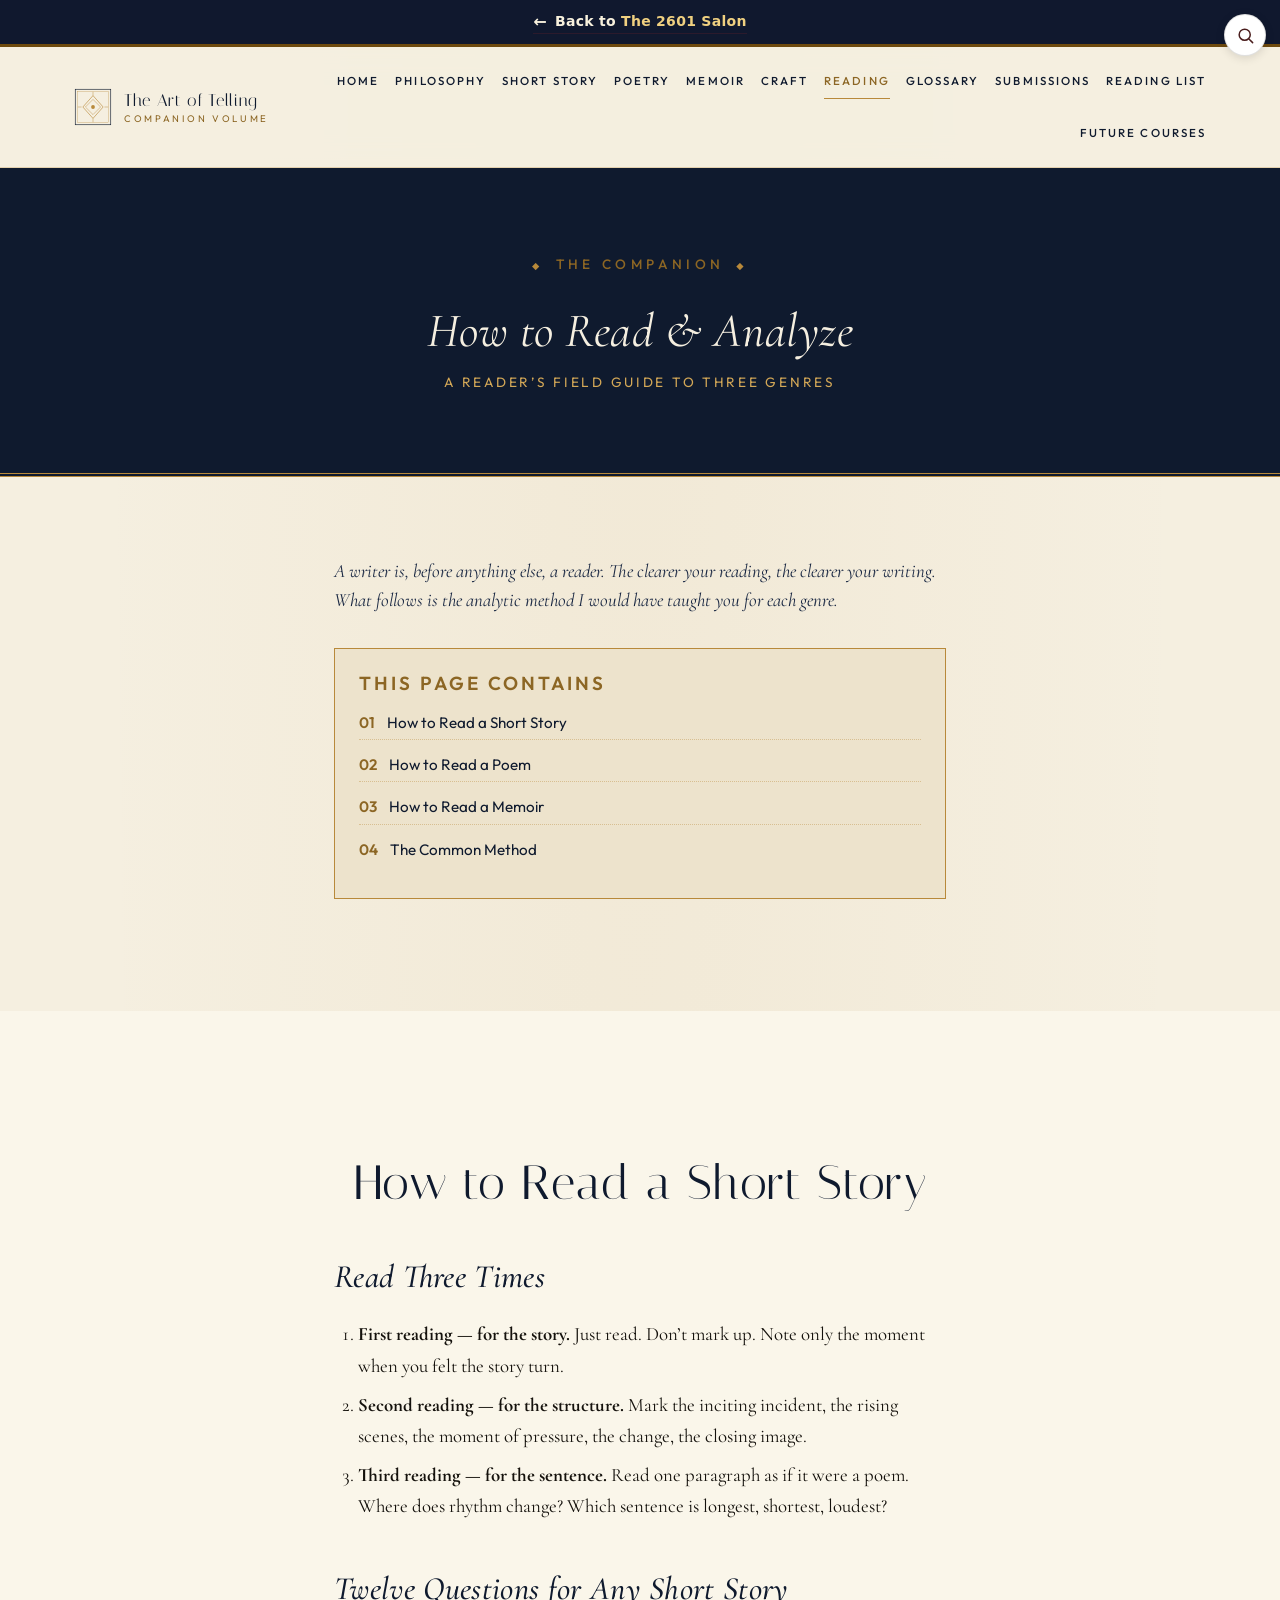
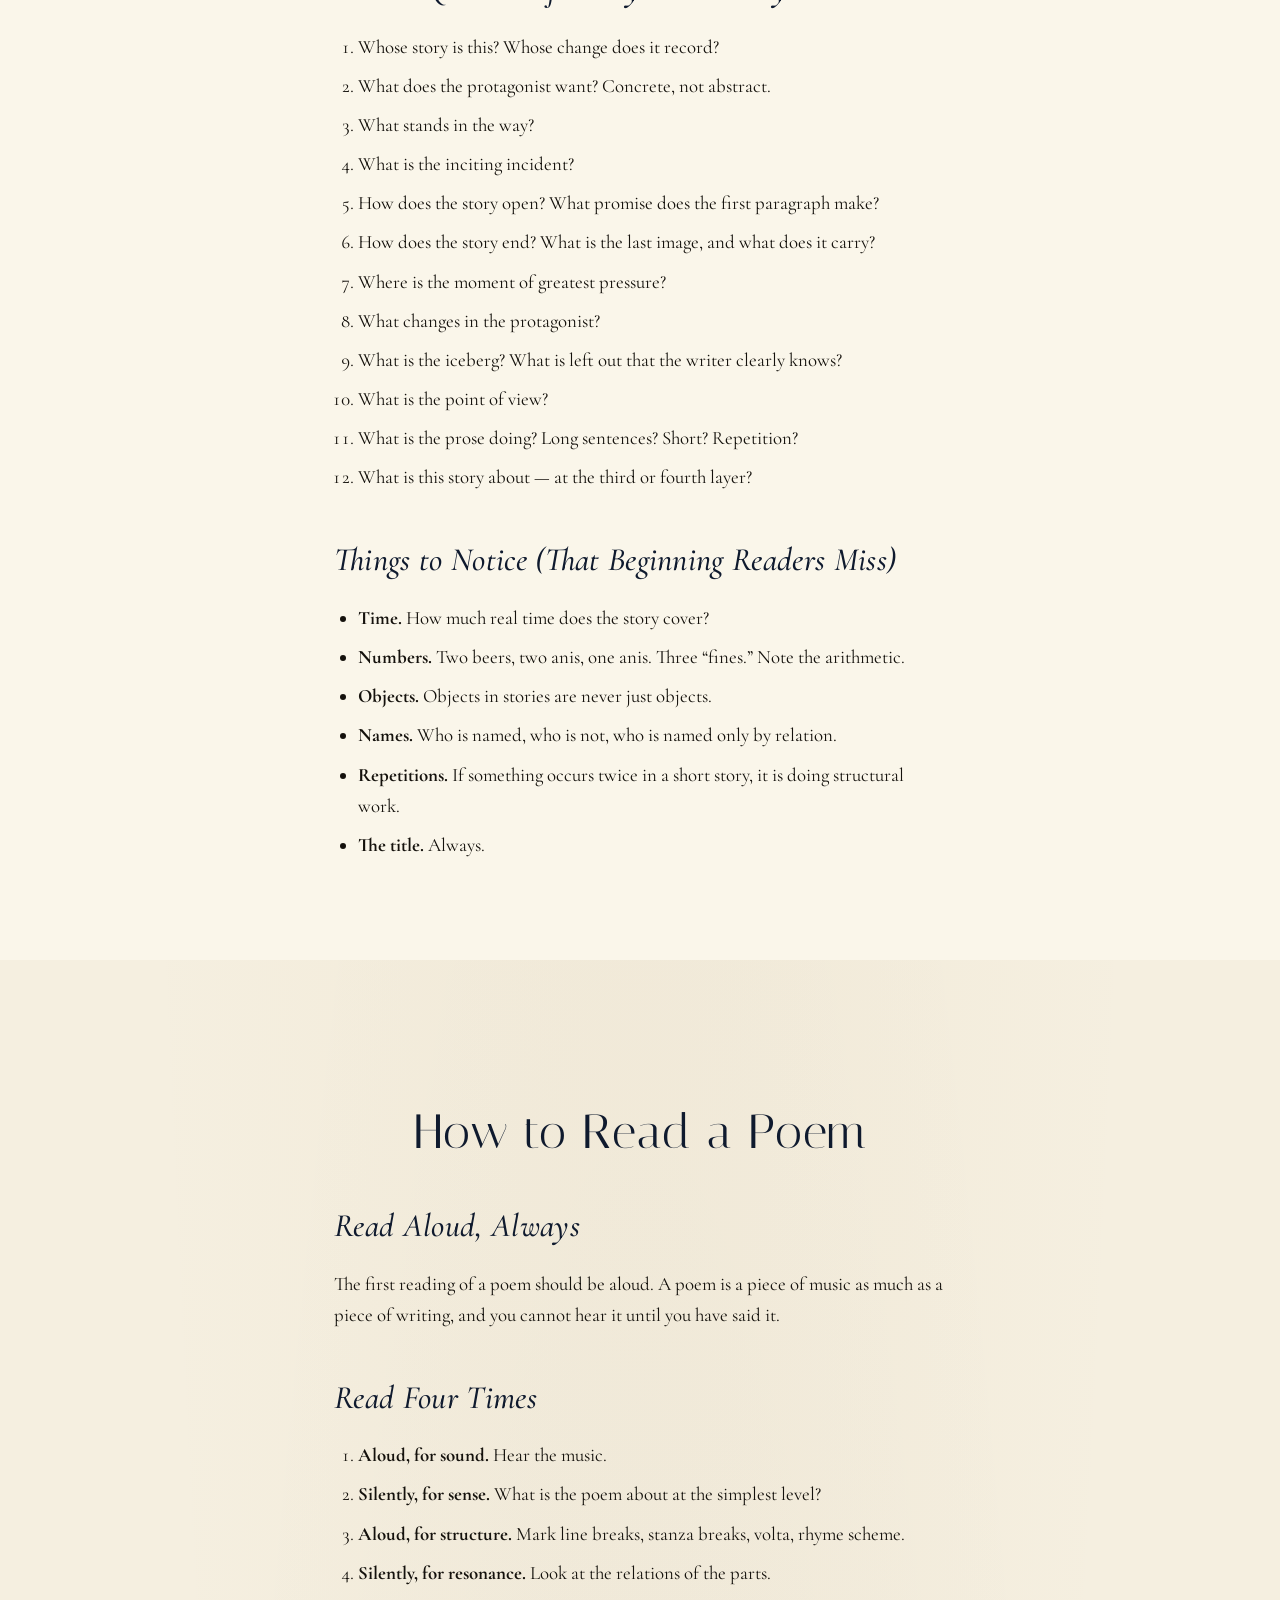
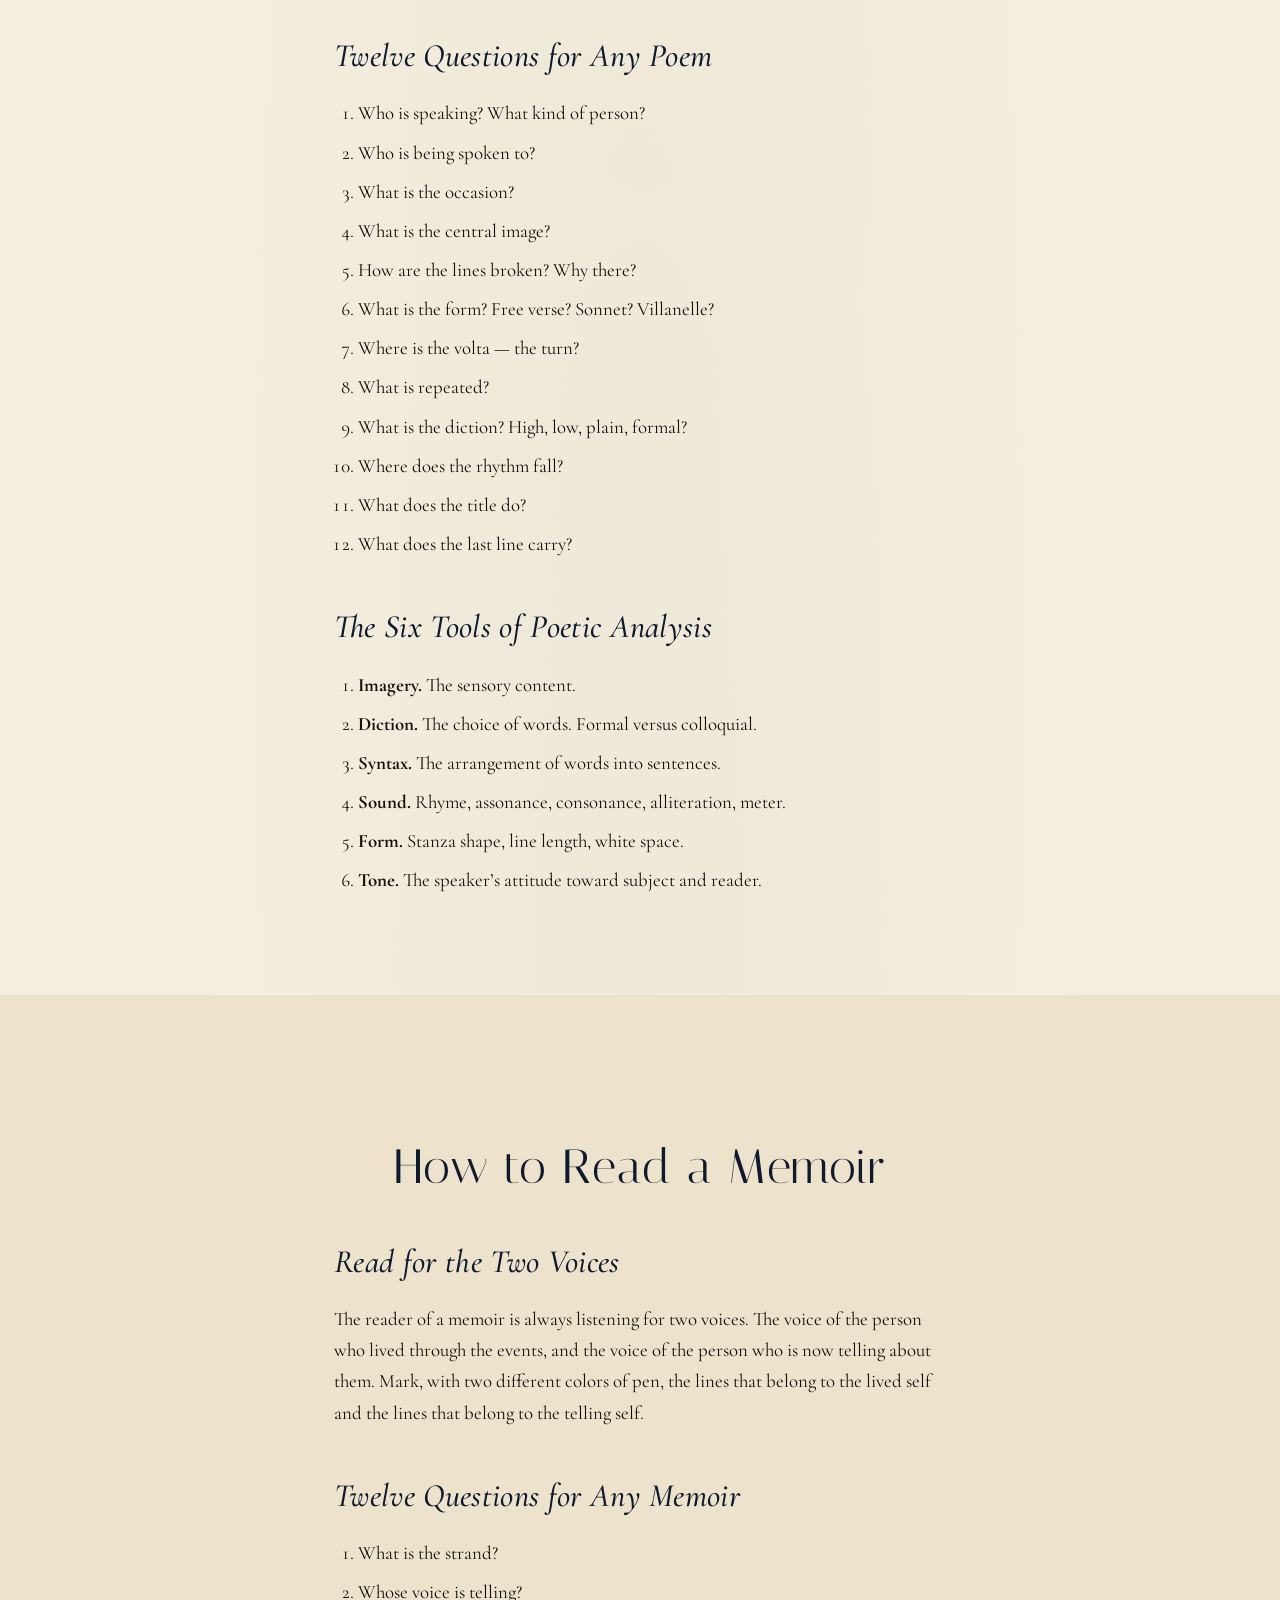
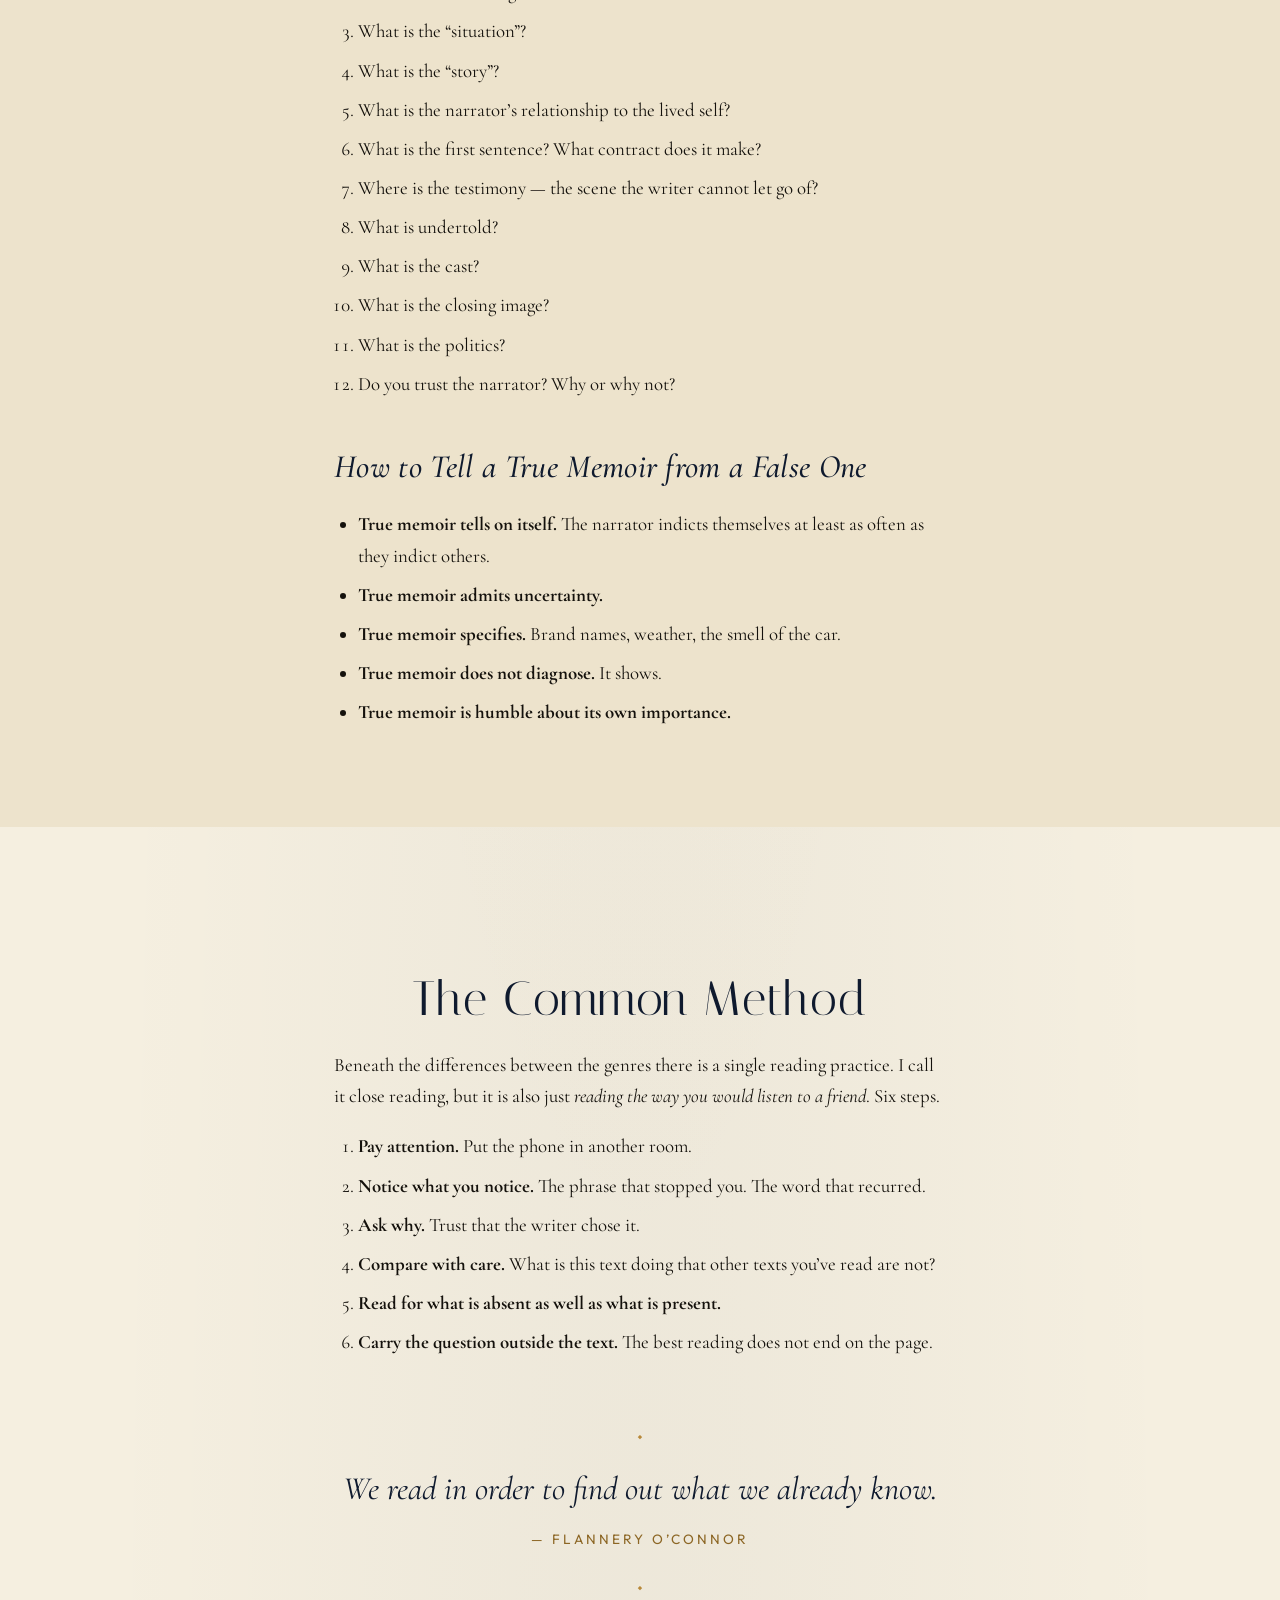
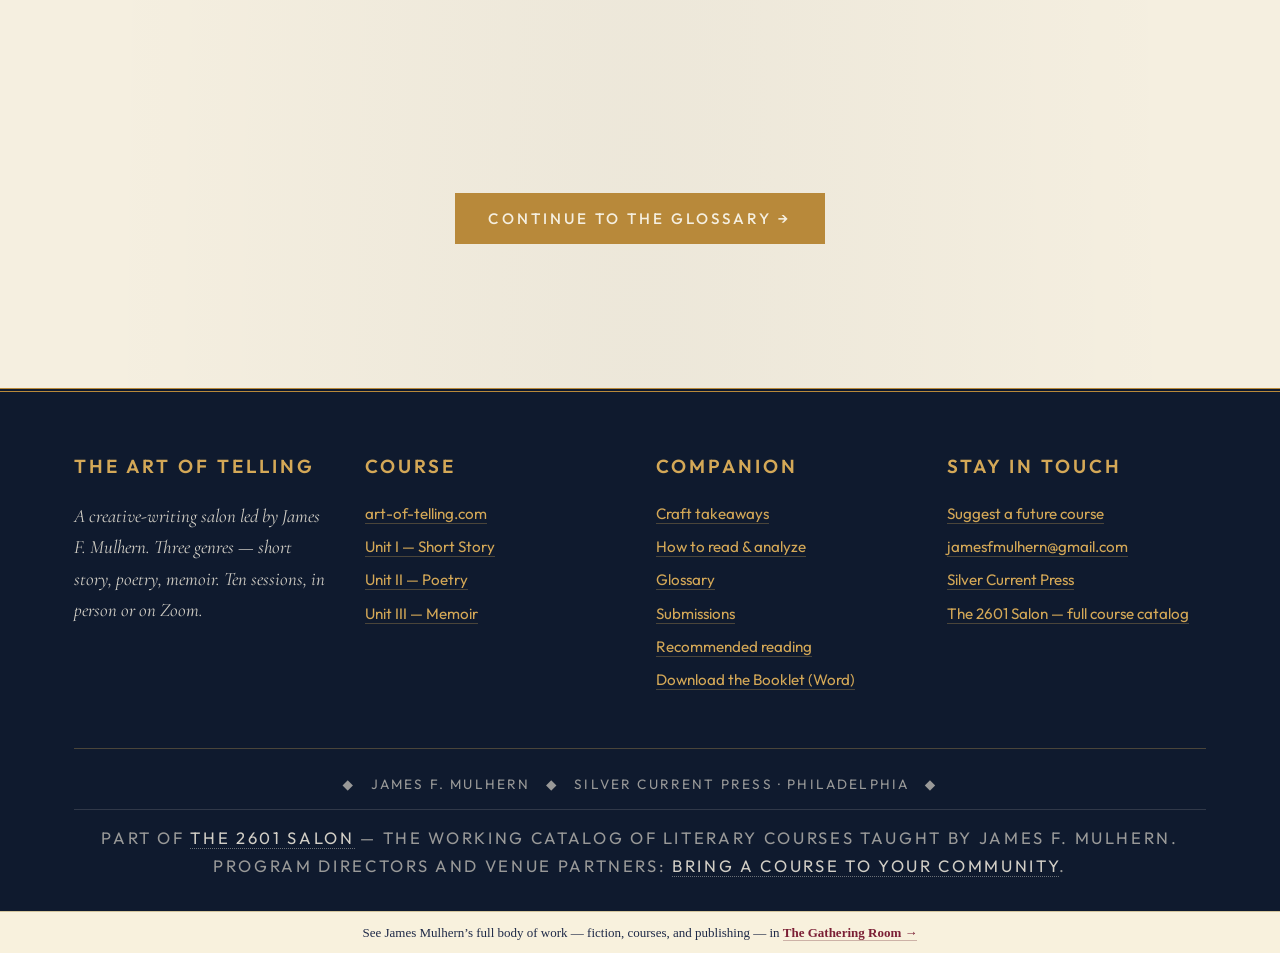
<file: reading.html>
<!doctype html>
<html lang="en">
<head>
<meta charset="utf-8">
<meta name="viewport" content="width=device-width, initial-scale=1">
<title>How to Read &amp; Analyze | The Art of Telling Companion</title>
<link rel="preconnect" href="https://fonts.googleapis.com"><link rel="preconnect" href="https://fonts.gstatic.com" crossorigin>
<link href="https://fonts.googleapis.com/css2?family=Cormorant+Garamond:ital,wght@0,400;0,500;0,600;1,400;1,500&family=Italiana&family=Outfit:wght@300;400;500;600&display=swap" rel="stylesheet">
<link rel="stylesheet" href="css/styles.css">
</head>
<body>
<!-- return-to-salon ribbon -->
<div id="scp-return-ribbon" style="
  background: #10182E;
  color: #F8F1DD;
  text-align: center;
  padding: 10px 16px;
  font-family: system-ui, -apple-system, 'Segoe UI', sans-serif;
  font-size: 14px;
  font-weight: 600;
  letter-spacing: 0.02em;
  border-bottom: 3px solid #6E4A0E;
  position: relative;
  z-index: 9999;
">
  <a href="https://salon.silvercurrentpress.com"
     style="color: #F8F1DD; text-decoration: none; display:inline-flex; align-items:center; gap:8px;"
     onmouseover="this.style.color='#F0D080'"
     onmouseout="this.style.color='#F8F1DD'">
    <span style="font-size:16px; line-height:1;">&#8592;</span>
    <span>Back to <strong style="color:#F0D080;">The 2601 Salon</strong></span>
  </a>
</div>

<div id="site-header"></div>

<section class="session-hero">
  <div class="container center">
    <span class="eyebrow">The Companion</span>
    <h1 style="font-family: var(--display); font-style: italic;">How to Read &amp; Analyze</h1>
    <p class="session-meta">A reader’s field guide to three genres</p>
  </div>
</section>

<section>
  <div class="container">
    <div class="prose">
      <p class="lede">A writer is, before anything else, a reader. The clearer your reading, the clearer your writing. What follows is the analytic method I would have taught you for each genre.</p>
      <div class="toc">
        <h5>This Page Contains</h5>
        <ol>
          <li><a href="#read-story">How to Read a Short Story</a></li>
          <li><a href="#read-poem">How to Read a Poem</a></li>
          <li><a href="#read-memoir">How to Read a Memoir</a></li>
          <li><a href="#general">The Common Method</a></li>
        </ol>
      </div>
    </div>
  </div>
</section>

<section id="read-story" style="background: var(--ivory-soft);">
  <div class="container">
    <div class="prose">
      <h2 class="center">How to Read a Short Story</h2>
      <h3>Read Three Times</h3>
      <ol>
        <li><strong>First reading — for the story.</strong> Just read. Don’t mark up. Note only the moment when you felt the story turn.</li>
        <li><strong>Second reading — for the structure.</strong> Mark the inciting incident, the rising scenes, the moment of pressure, the change, the closing image.</li>
        <li><strong>Third reading — for the sentence.</strong> Read one paragraph as if it were a poem. Where does rhythm change? Which sentence is longest, shortest, loudest?</li>
      </ol>

      <h3>Twelve Questions for Any Short Story</h3>
      <ol>
        <li>Whose story is this? Whose change does it record?</li>
        <li>What does the protagonist want? Concrete, not abstract.</li>
        <li>What stands in the way?</li>
        <li>What is the inciting incident?</li>
        <li>How does the story open? What promise does the first paragraph make?</li>
        <li>How does the story end? What is the last image, and what does it carry?</li>
        <li>Where is the moment of greatest pressure?</li>
        <li>What changes in the protagonist?</li>
        <li>What is the iceberg? What is left out that the writer clearly knows?</li>
        <li>What is the point of view?</li>
        <li>What is the prose doing? Long sentences? Short? Repetition?</li>
        <li>What is this story about — at the third or fourth layer?</li>
      </ol>

      <h3>Things to Notice (That Beginning Readers Miss)</h3>
      <ul>
        <li><strong>Time.</strong> How much real time does the story cover?</li>
        <li><strong>Numbers.</strong> Two beers, two anis, one anis. Three “fines.” Note the arithmetic.</li>
        <li><strong>Objects.</strong> Objects in stories are never just objects.</li>
        <li><strong>Names.</strong> Who is named, who is not, who is named only by relation.</li>
        <li><strong>Repetitions.</strong> If something occurs twice in a short story, it is doing structural work.</li>
        <li><strong>The title.</strong> Always.</li>
      </ul>
    </div>
  </div>
</section>

<section id="read-poem">
  <div class="container">
    <div class="prose">
      <h2 class="center">How to Read a Poem</h2>
      <h3>Read Aloud, Always</h3>
      <p>The first reading of a poem should be aloud. A poem is a piece of music as much as a piece of writing, and you cannot hear it until you have said it.</p>

      <h3>Read Four Times</h3>
      <ol>
        <li><strong>Aloud, for sound.</strong> Hear the music.</li>
        <li><strong>Silently, for sense.</strong> What is the poem about at the simplest level?</li>
        <li><strong>Aloud, for structure.</strong> Mark line breaks, stanza breaks, volta, rhyme scheme.</li>
        <li><strong>Silently, for resonance.</strong> Look at the relations of the parts.</li>
      </ol>

      <h3>Twelve Questions for Any Poem</h3>
      <ol>
        <li>Who is speaking? What kind of person?</li>
        <li>Who is being spoken to?</li>
        <li>What is the occasion?</li>
        <li>What is the central image?</li>
        <li>How are the lines broken? Why there?</li>
        <li>What is the form? Free verse? Sonnet? Villanelle?</li>
        <li>Where is the volta — the turn?</li>
        <li>What is repeated?</li>
        <li>What is the diction? High, low, plain, formal?</li>
        <li>Where does the rhythm fall?</li>
        <li>What does the title do?</li>
        <li>What does the last line carry?</li>
      </ol>

      <h3>The Six Tools of Poetic Analysis</h3>
      <ol>
        <li><strong>Imagery.</strong> The sensory content.</li>
        <li><strong>Diction.</strong> The choice of words. Formal versus colloquial.</li>
        <li><strong>Syntax.</strong> The arrangement of words into sentences.</li>
        <li><strong>Sound.</strong> Rhyme, assonance, consonance, alliteration, meter.</li>
        <li><strong>Form.</strong> Stanza shape, line length, white space.</li>
        <li><strong>Tone.</strong> The speaker’s attitude toward subject and reader.</li>
      </ol>
    </div>
  </div>
</section>

<section id="read-memoir" style="background: var(--parchment);">
  <div class="container">
    <div class="prose">
      <h2 class="center">How to Read a Memoir</h2>
      <h3>Read for the Two Voices</h3>
      <p>The reader of a memoir is always listening for two voices. The voice of the person who lived through the events, and the voice of the person who is now telling about them. Mark, with two different colors of pen, the lines that belong to the lived self and the lines that belong to the telling self.</p>

      <h3>Twelve Questions for Any Memoir</h3>
      <ol>
        <li>What is the strand?</li>
        <li>Whose voice is telling?</li>
        <li>What is the “situation”?</li>
        <li>What is the “story”?</li>
        <li>What is the narrator’s relationship to the lived self?</li>
        <li>What is the first sentence? What contract does it make?</li>
        <li>Where is the testimony — the scene the writer cannot let go of?</li>
        <li>What is undertold?</li>
        <li>What is the cast?</li>
        <li>What is the closing image?</li>
        <li>What is the politics?</li>
        <li>Do you trust the narrator? Why or why not?</li>
      </ol>

      <h3>How to Tell a True Memoir from a False One</h3>
      <ul>
        <li><strong>True memoir tells on itself.</strong> The narrator indicts themselves at least as often as they indict others.</li>
        <li><strong>True memoir admits uncertainty.</strong></li>
        <li><strong>True memoir specifies.</strong> Brand names, weather, the smell of the car.</li>
        <li><strong>True memoir does not diagnose.</strong> It shows.</li>
        <li><strong>True memoir is humble about its own importance.</strong></li>
      </ul>
    </div>
  </div>
</section>

<section id="general">
  <div class="container">
    <div class="prose">
      <h2 class="center">The Common Method</h2>
      <p>Beneath the differences between the genres there is a single reading practice. I call it close reading, but it is also just <em>reading the way you would listen to a friend</em>. Six steps.</p>
      <ol>
        <li><strong>Pay attention.</strong> Put the phone in another room.</li>
        <li><strong>Notice what you notice.</strong> The phrase that stopped you. The word that recurred.</li>
        <li><strong>Ask why.</strong> Trust that the writer chose it.</li>
        <li><strong>Compare with care.</strong> What is this text doing that other texts you’ve read are not?</li>
        <li><strong>Read for what is absent as well as what is present.</strong></li>
        <li><strong>Carry the question outside the text.</strong> The best reading does not end on the page.</li>
      </ol>

      <div class="pullquote">
        We read in order to find out what we already know.<br>
        <span style="font-family: var(--ui); font-style: normal; font-size: var(--text-xs); letter-spacing: 0.22em; text-transform: uppercase; color: var(--gold-deep);">— Flannery O’Connor</span>
      </div>
    </div>
  </div>
</section>

<section class="section-tight">
  <div class="container center">
    <a class="btn btn--gold" href="glossary.html">Continue to the Glossary →</a>
  </div>
</section>

<div id="site-footer"></div>
<script src="js/site.js"></script>
<div id="mulhern-gathering-room-bar" style="background:#F8F1DD;color:#1E2947;text-align:center;padding:10px 16px;font-family:Georgia,'EB Garamond',serif;font-size:13px;border-top:1px solid #d4c69e;">See James Mulhern&rsquo;s full body of work &mdash; fiction, courses, and publishing &mdash; in <a href="https://silvercurrentpress.com/elsewhere.html" style="color:#7B1F35;font-weight:600;text-decoration:none;">The Gathering Room &rarr;</a></div>
<script src="js/return-ribbon.js" defer></script>
<script src="site-search.js" defer></script>
</body>
</html>
</file>
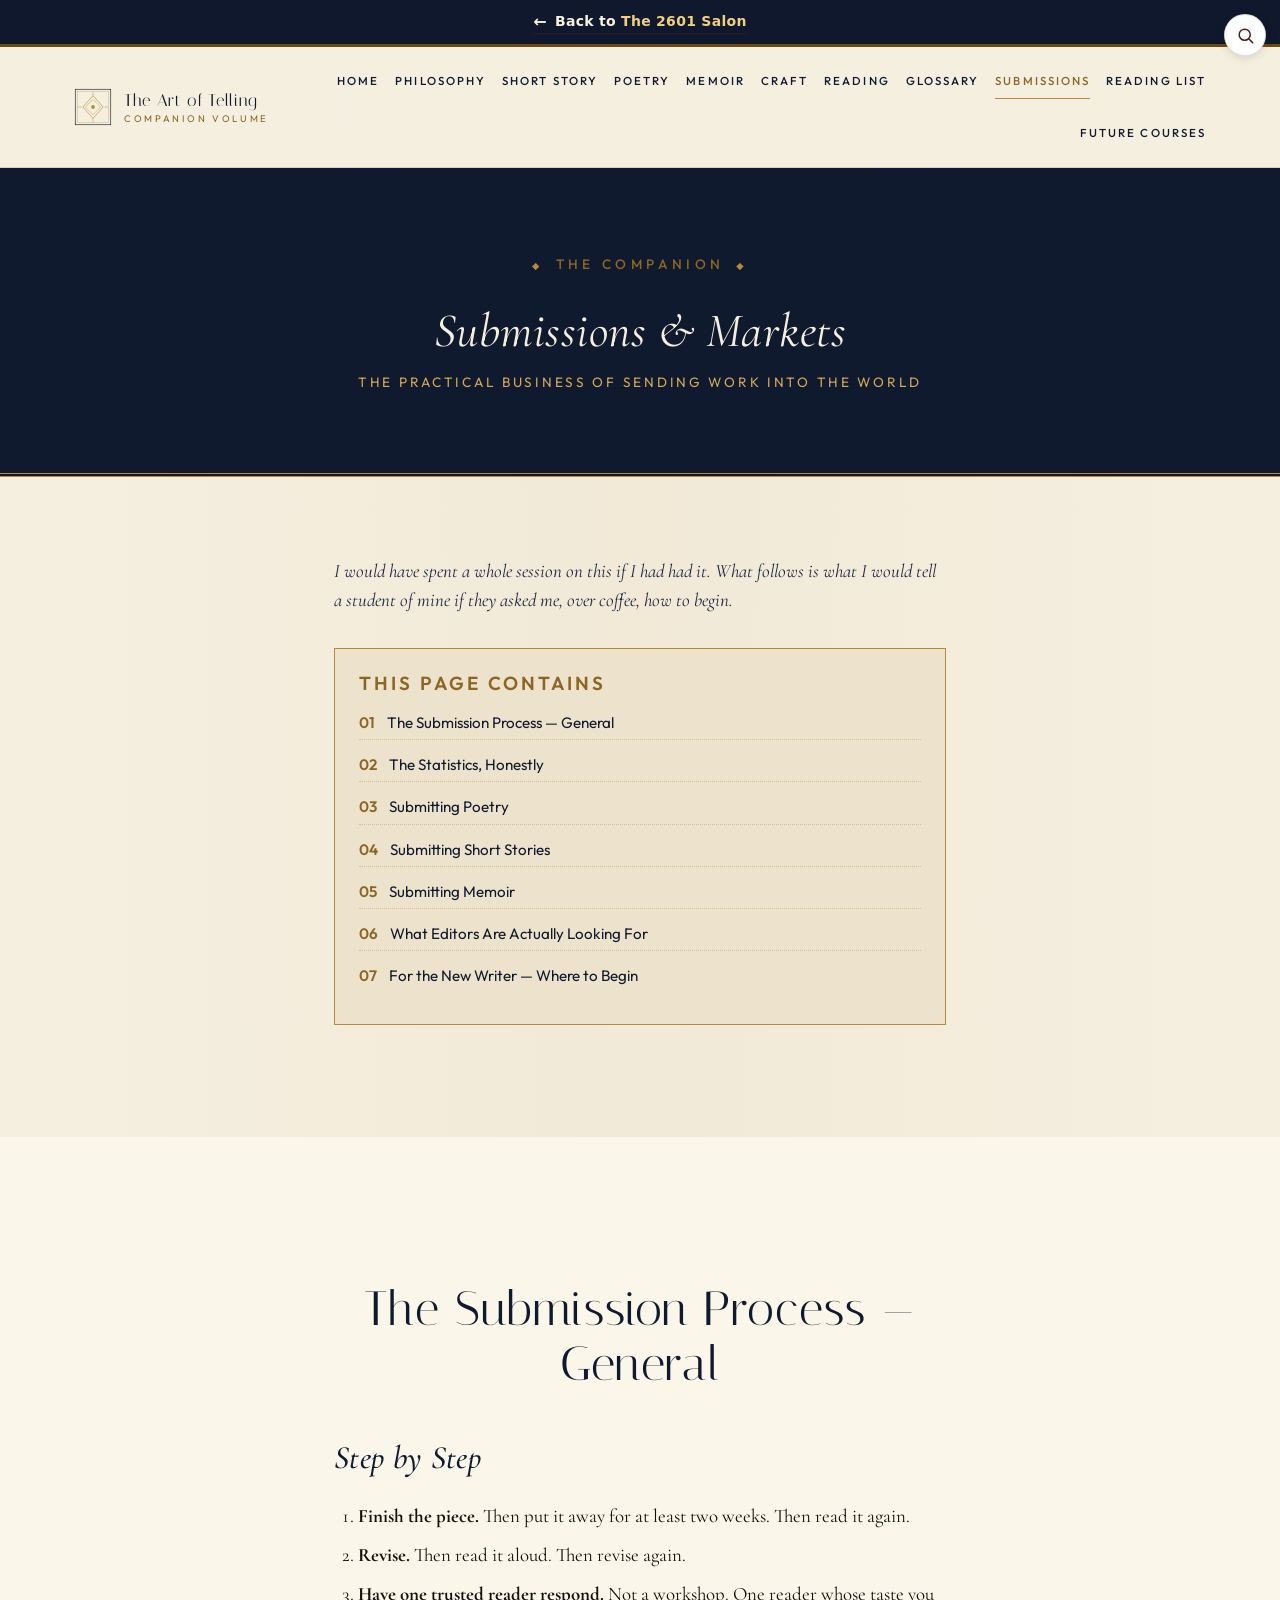
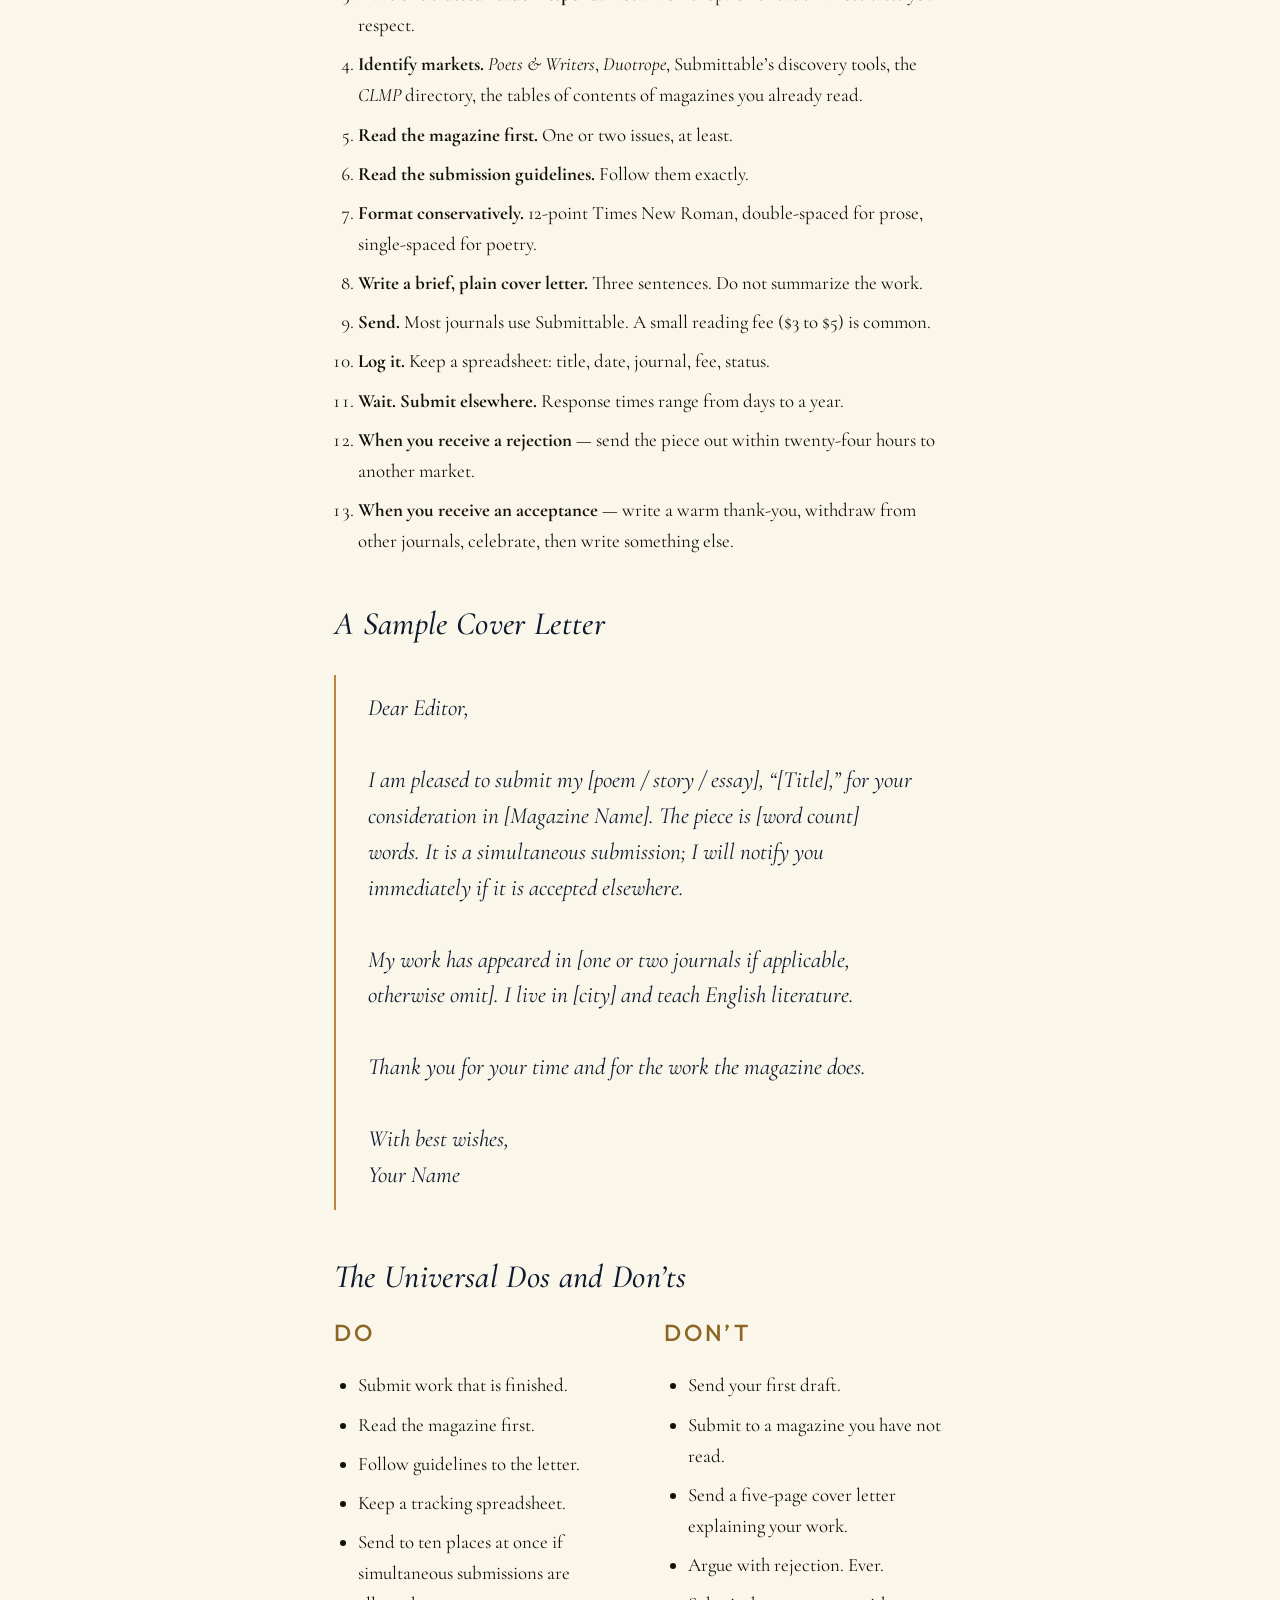
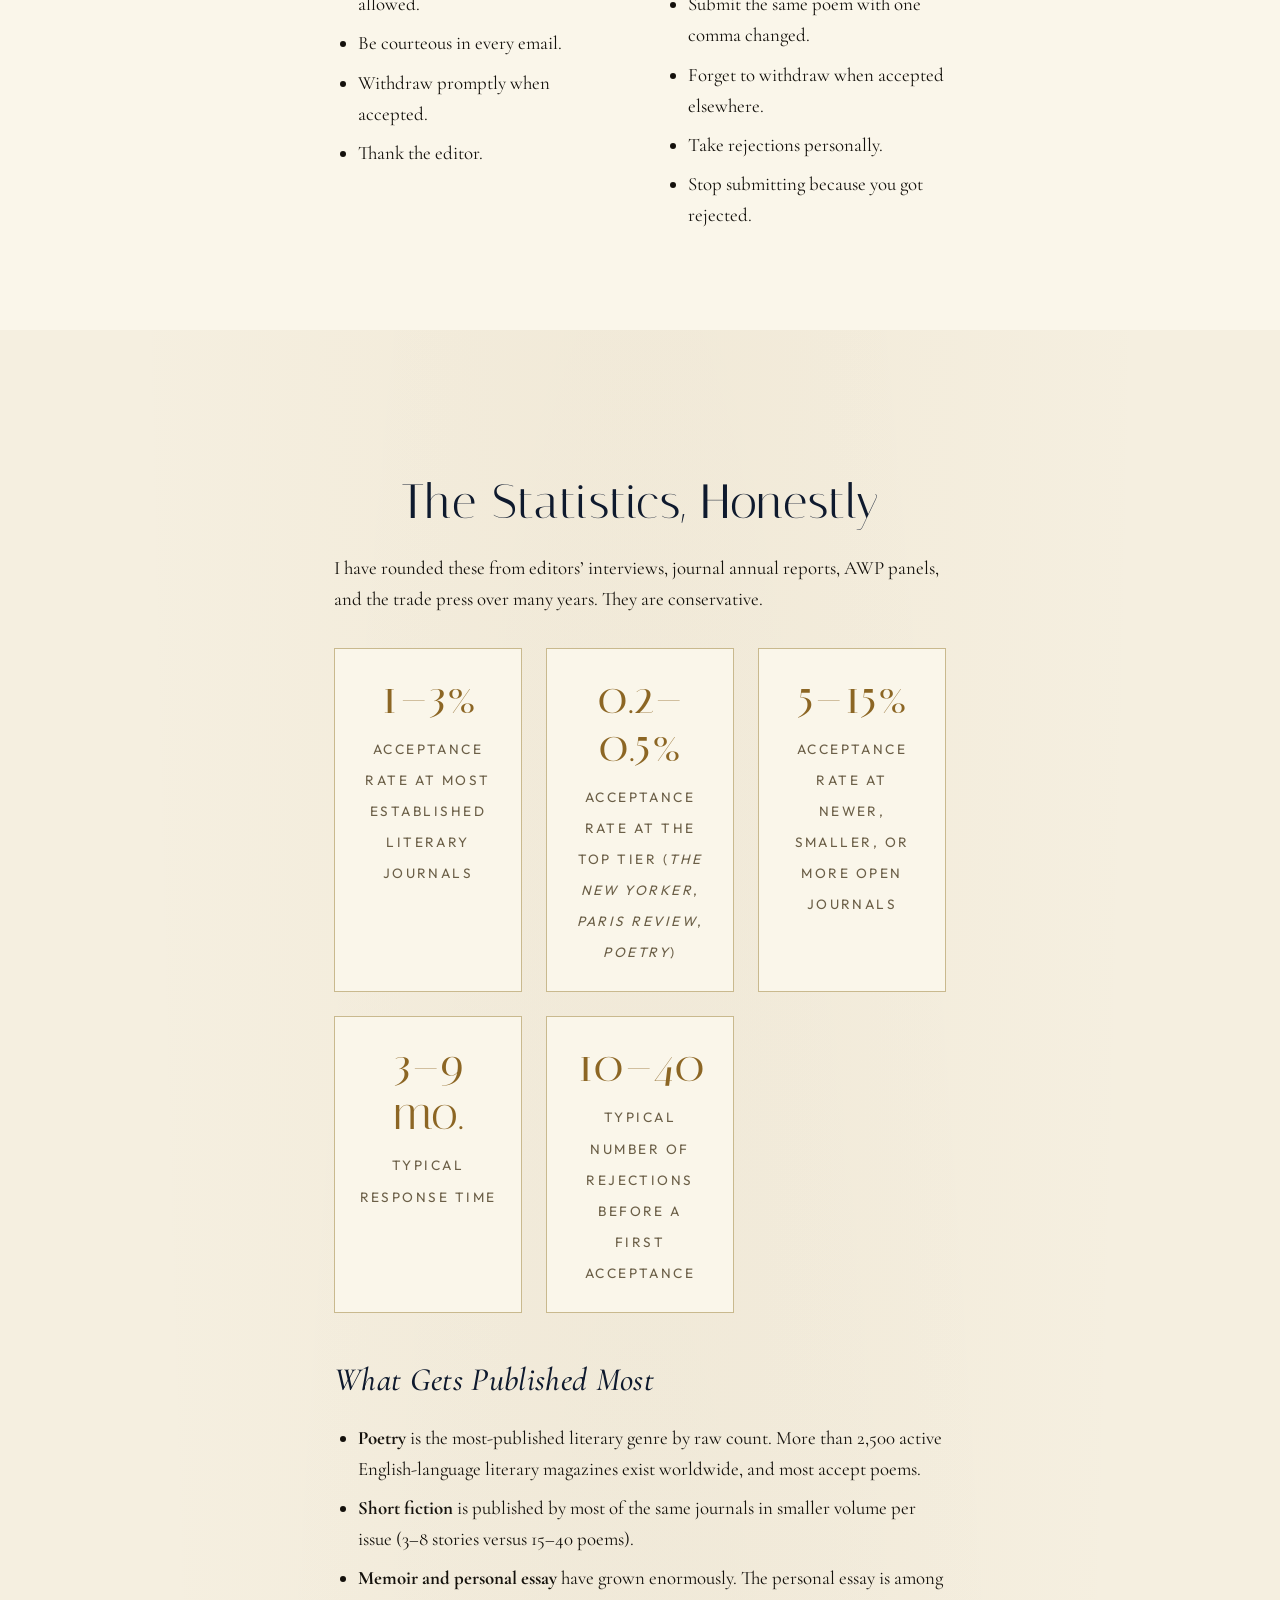
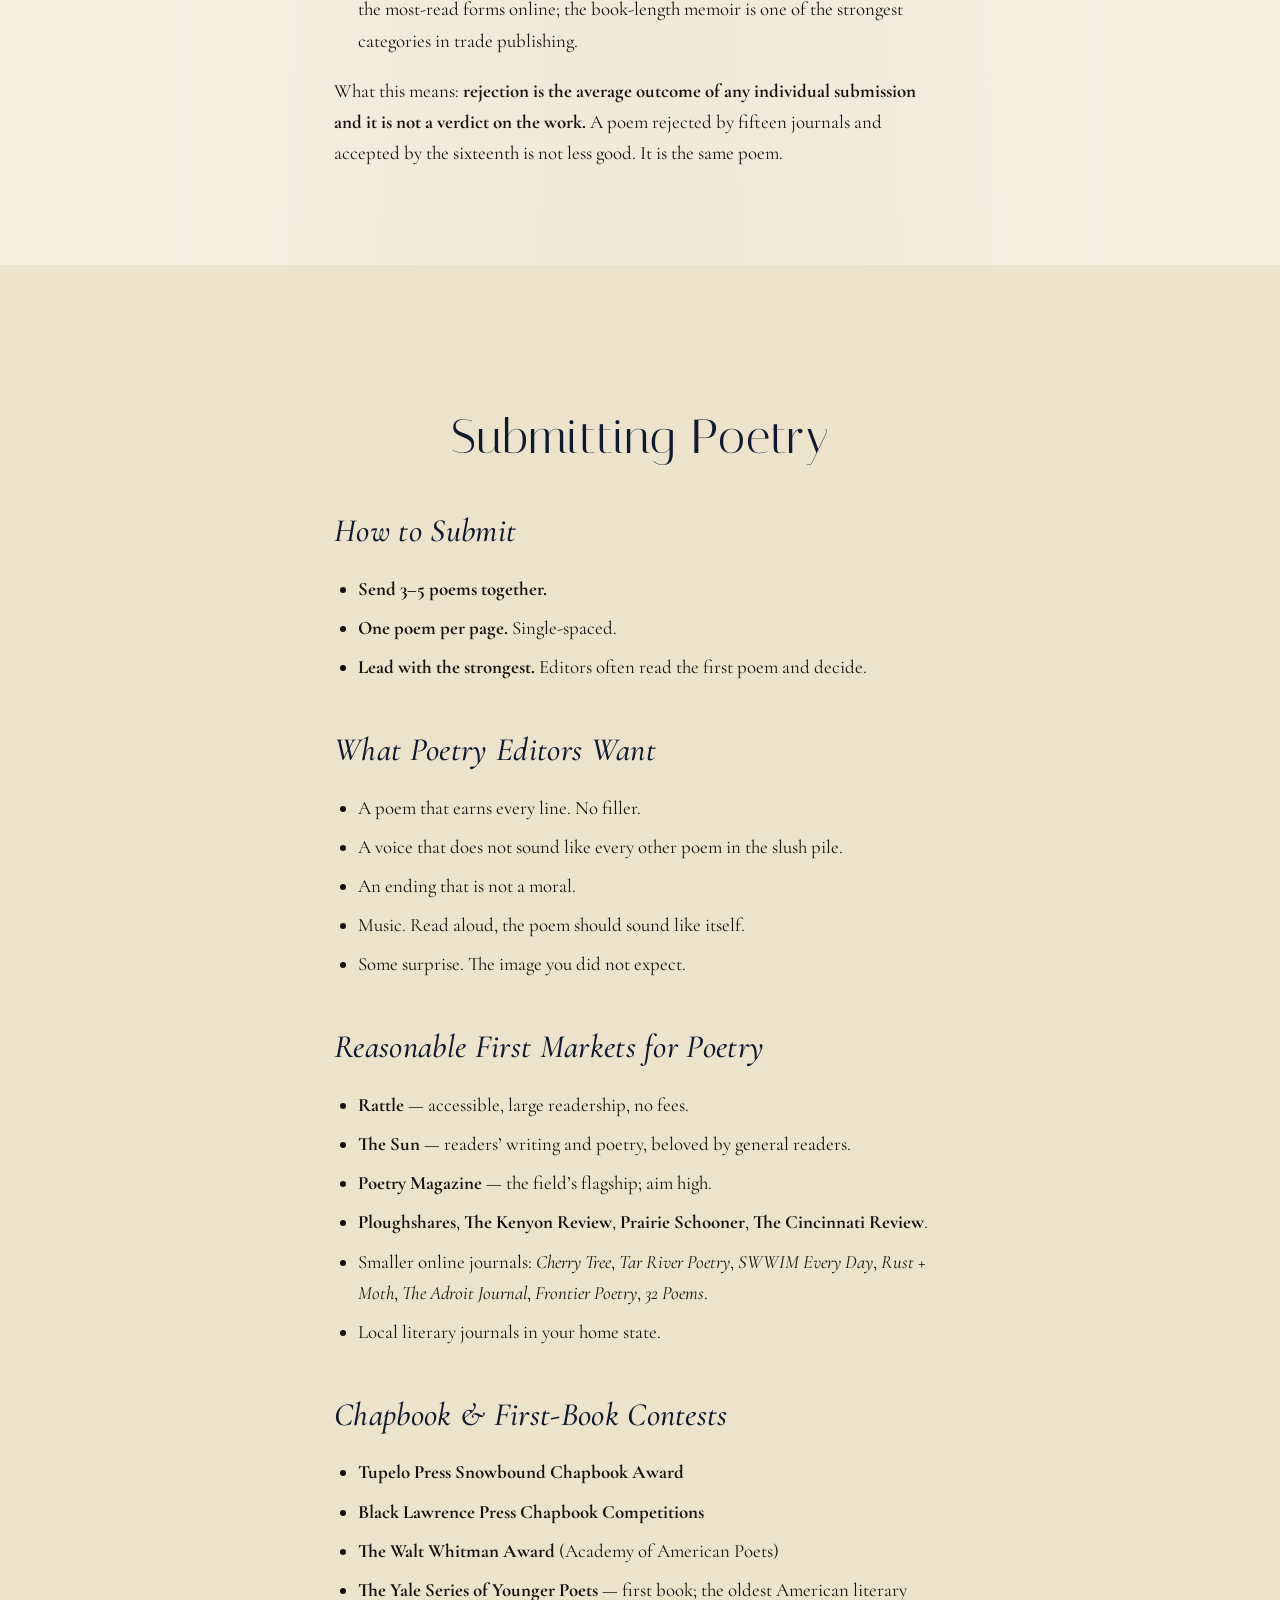
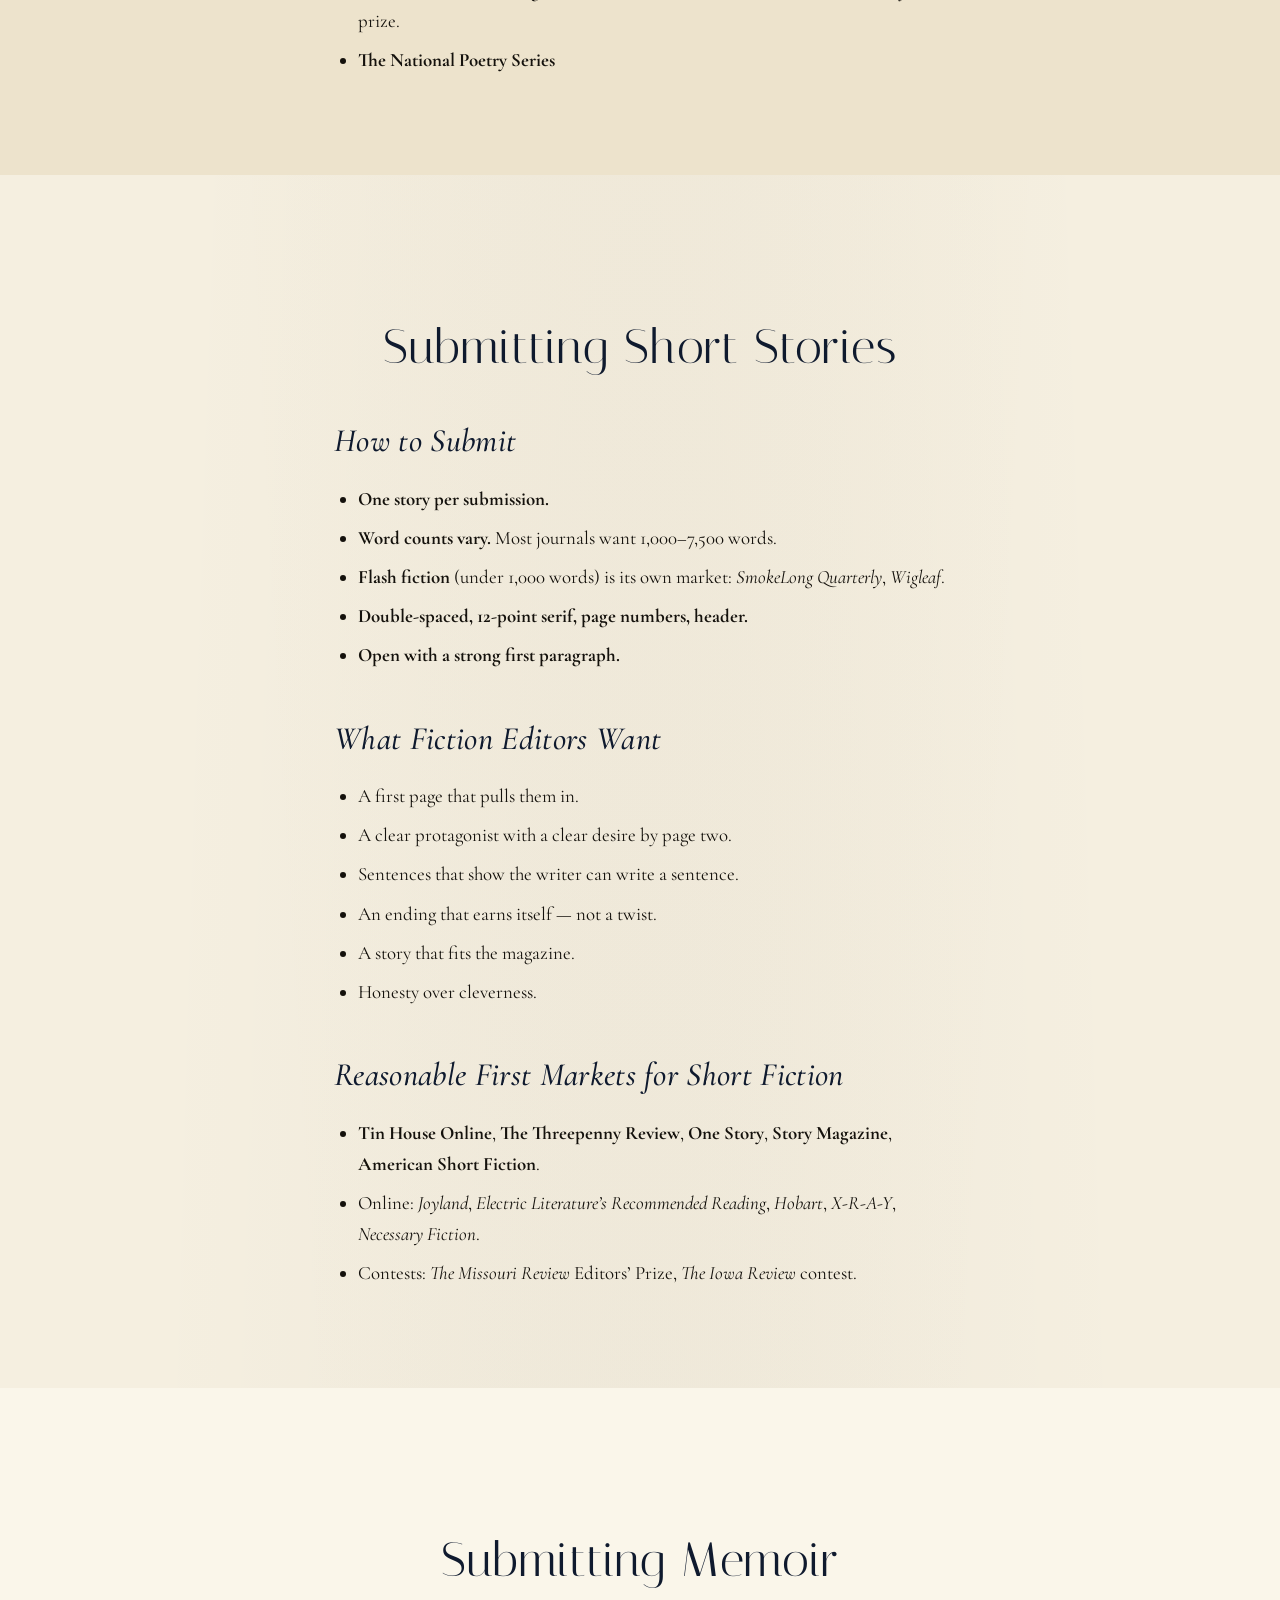
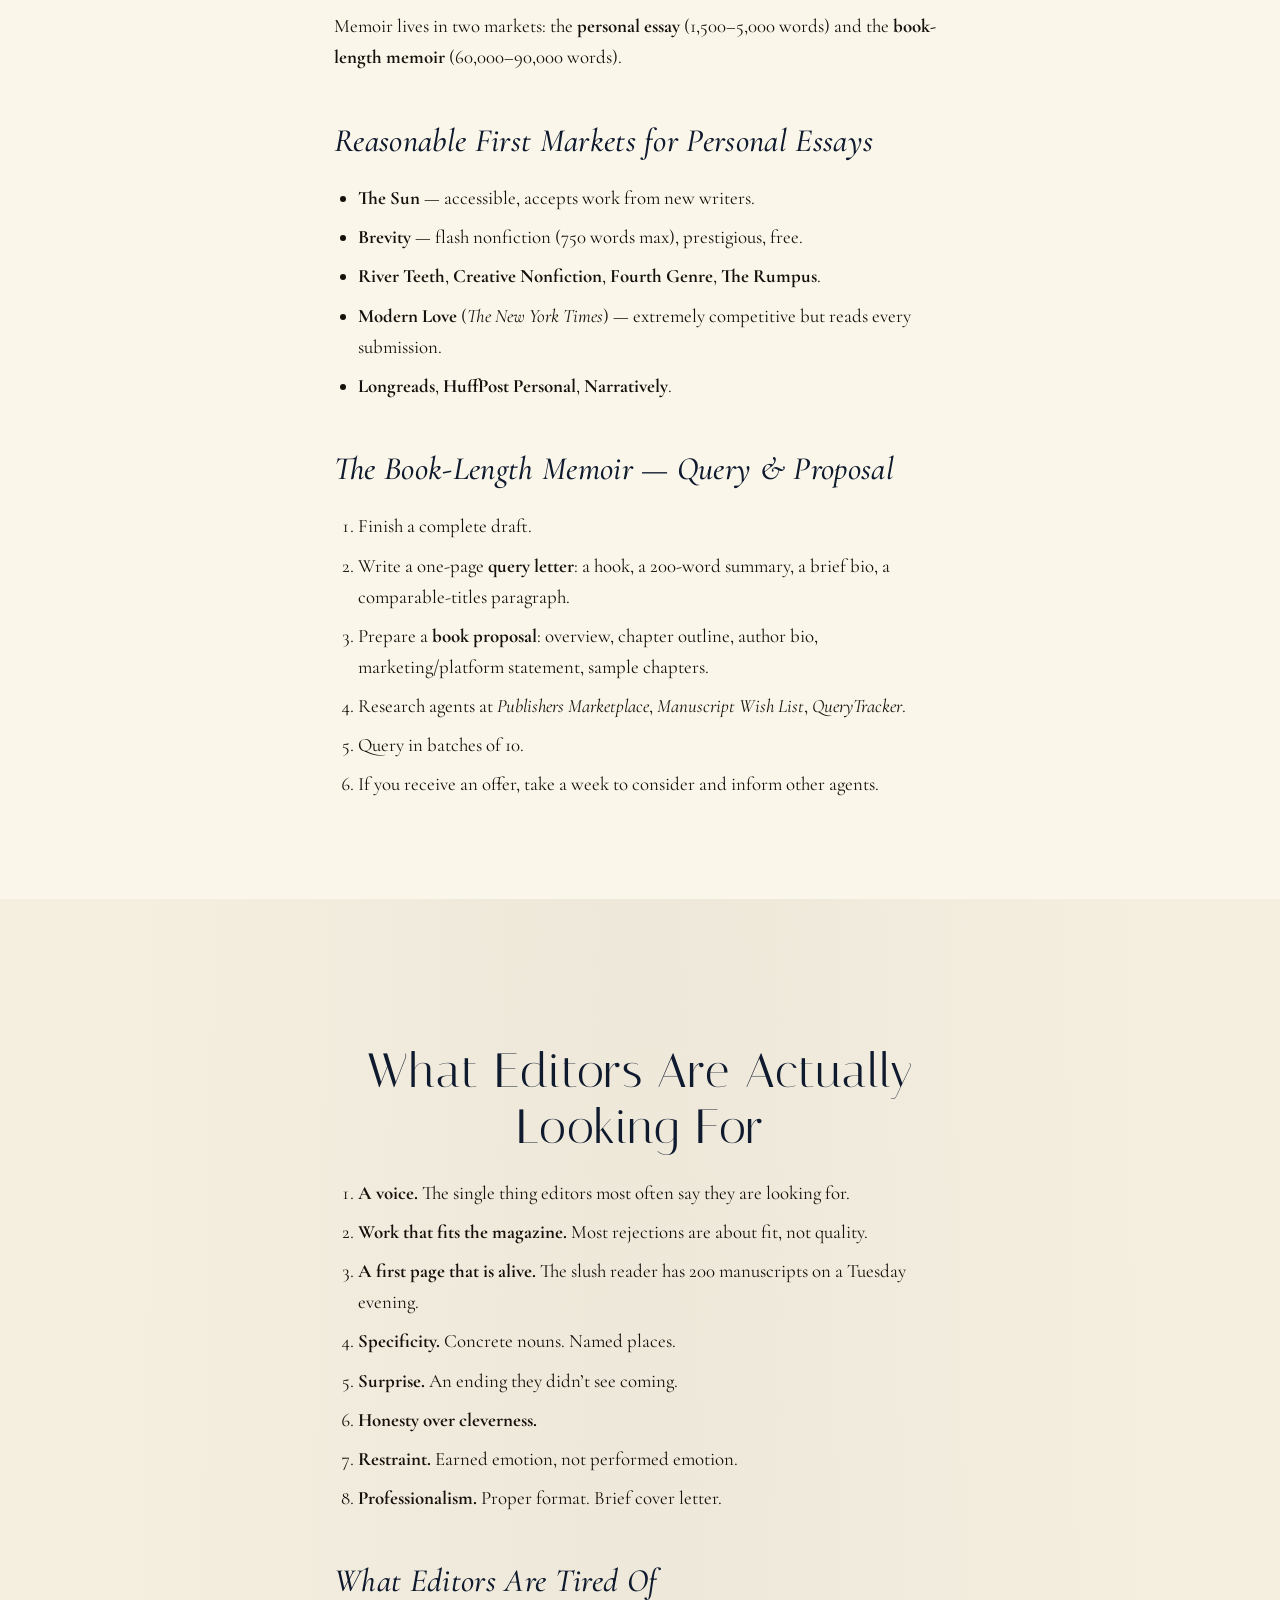
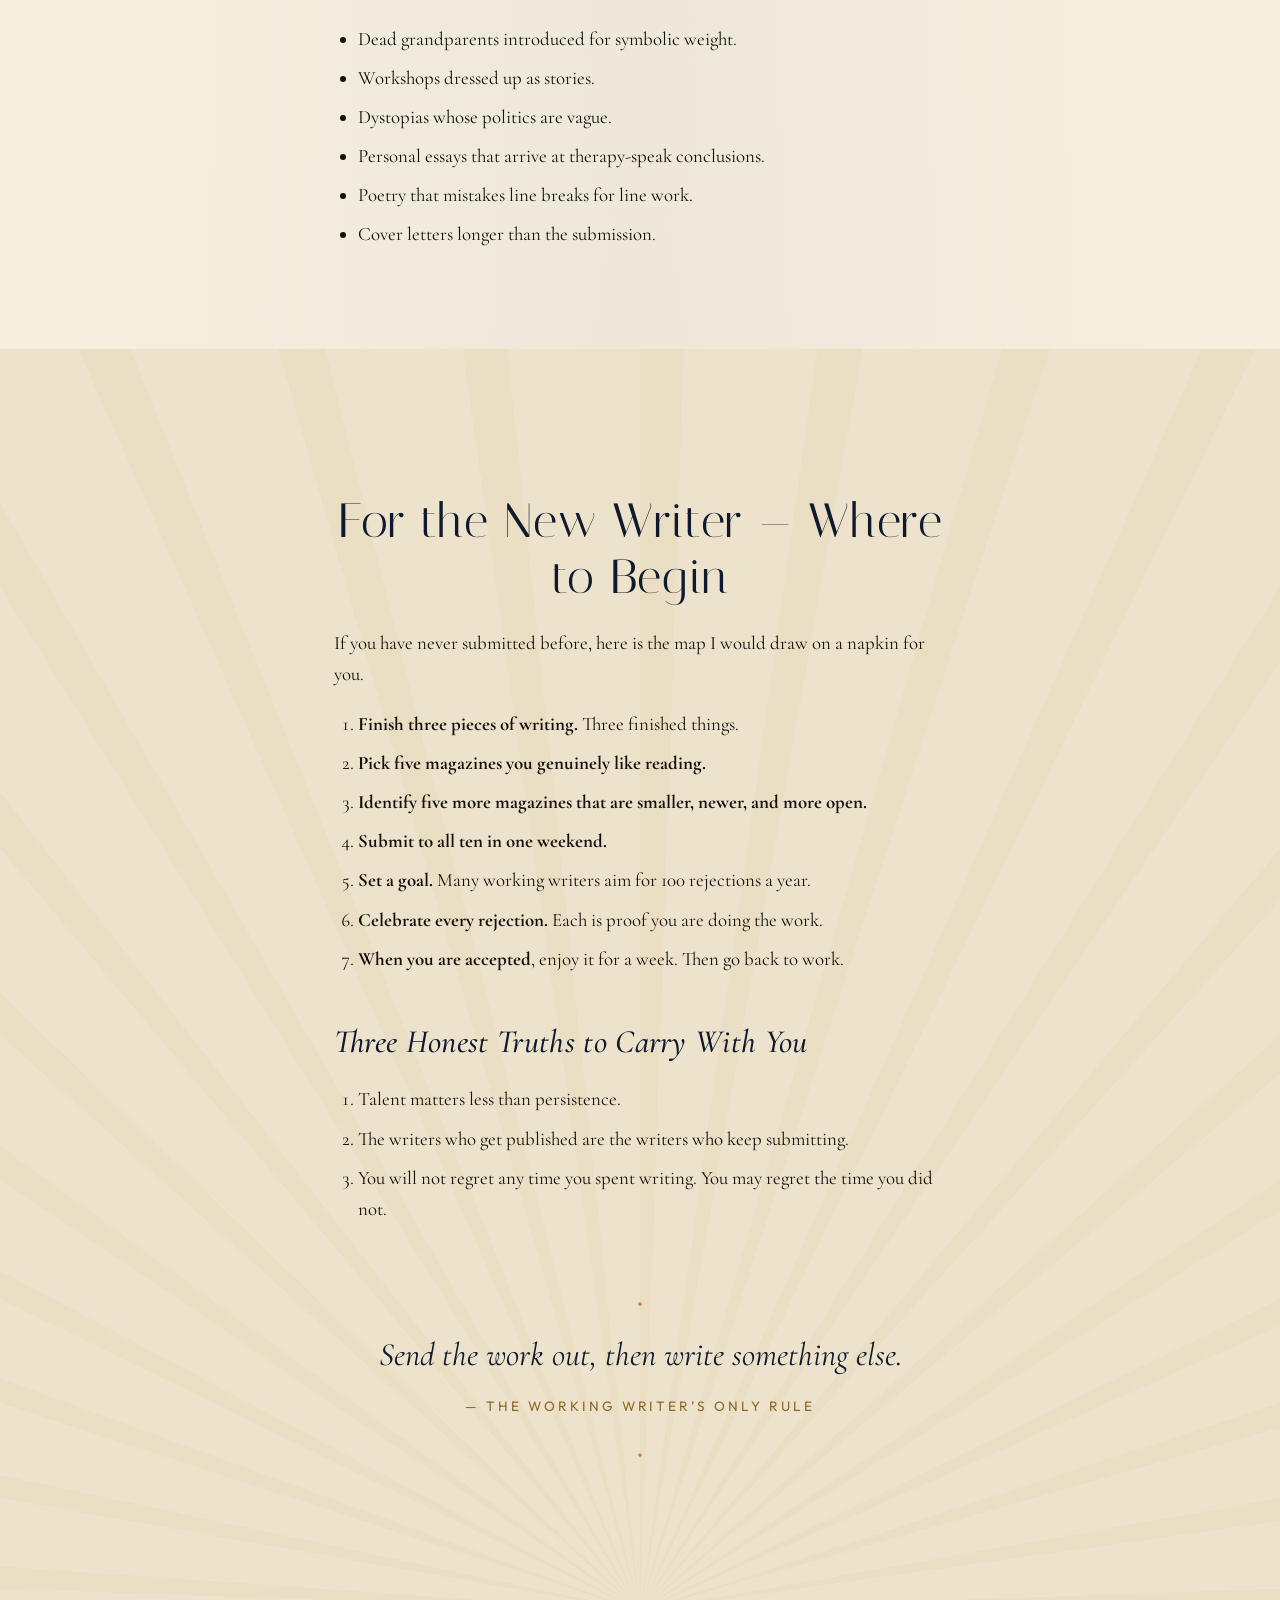
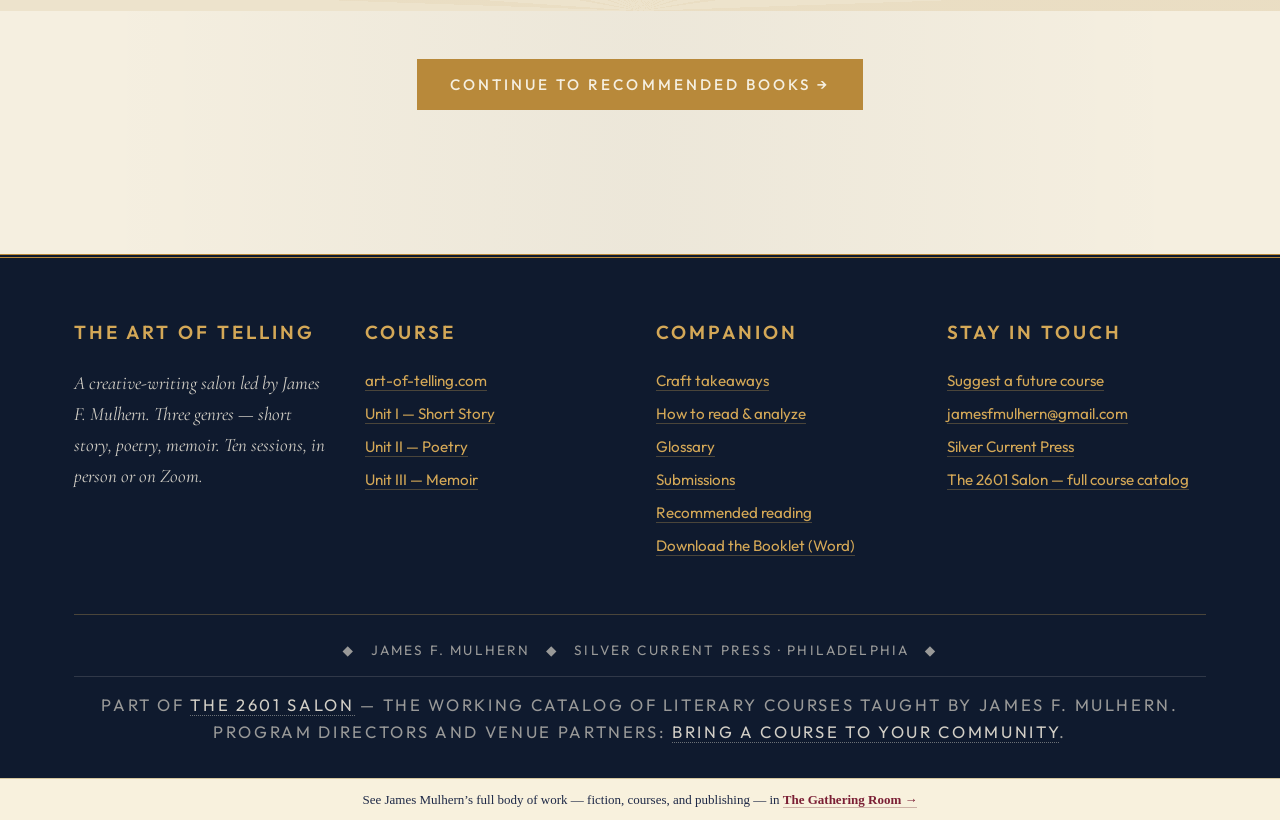
<file: submissions.html>
<!doctype html>
<html lang="en">
<head>
<meta charset="utf-8">
<meta name="viewport" content="width=device-width, initial-scale=1">
<title>Submissions &amp; Markets | The Art of Telling Companion</title>
<link rel="preconnect" href="https://fonts.googleapis.com"><link rel="preconnect" href="https://fonts.gstatic.com" crossorigin>
<link href="https://fonts.googleapis.com/css2?family=Cormorant+Garamond:ital,wght@0,400;0,500;0,600;1,400;1,500&family=Italiana&family=Outfit:wght@300;400;500;600&display=swap" rel="stylesheet">
<link rel="stylesheet" href="css/styles.css">
</head>
<body>
<!-- return-to-salon ribbon -->
<div id="scp-return-ribbon" style="
  background: #10182E;
  color: #F8F1DD;
  text-align: center;
  padding: 10px 16px;
  font-family: system-ui, -apple-system, 'Segoe UI', sans-serif;
  font-size: 14px;
  font-weight: 600;
  letter-spacing: 0.02em;
  border-bottom: 3px solid #6E4A0E;
  position: relative;
  z-index: 9999;
">
  <a href="https://salon.silvercurrentpress.com"
     style="color: #F8F1DD; text-decoration: none; display:inline-flex; align-items:center; gap:8px;"
     onmouseover="this.style.color='#F0D080'"
     onmouseout="this.style.color='#F8F1DD'">
    <span style="font-size:16px; line-height:1;">&#8592;</span>
    <span>Back to <strong style="color:#F0D080;">The 2601 Salon</strong></span>
  </a>
</div>

<div id="site-header"></div>

<section class="session-hero">
  <div class="container center">
    <span class="eyebrow">The Companion</span>
    <h1 style="font-family: var(--display); font-style: italic;">Submissions &amp; Markets</h1>
    <p class="session-meta">The practical business of sending work into the world</p>
  </div>
</section>

<section>
  <div class="container">
    <div class="prose">
      <p class="lede">I would have spent a whole session on this if I had had it. What follows is what I would tell a student of mine if they asked me, over coffee, how to begin.</p>
      <div class="toc">
        <h5>This Page Contains</h5>
        <ol>
          <li><a href="#general">The Submission Process — General</a></li>
          <li><a href="#stats">The Statistics, Honestly</a></li>
          <li><a href="#poems">Submitting Poetry</a></li>
          <li><a href="#stories">Submitting Short Stories</a></li>
          <li><a href="#memoirs">Submitting Memoir</a></li>
          <li><a href="#editors">What Editors Are Actually Looking For</a></li>
          <li><a href="#new">For the New Writer — Where to Begin</a></li>
        </ol>
      </div>
    </div>
  </div>
</section>

<section id="general" style="background: var(--ivory-soft);">
  <div class="container"><div class="prose">
    <h2 class="center">The Submission Process — General</h2>
    <h3>Step by Step</h3>
    <ol>
      <li><strong>Finish the piece.</strong> Then put it away for at least two weeks. Then read it again.</li>
      <li><strong>Revise.</strong> Then read it aloud. Then revise again.</li>
      <li><strong>Have one trusted reader respond.</strong> Not a workshop. One reader whose taste you respect.</li>
      <li><strong>Identify markets.</strong> <em>Poets &amp; Writers</em>, <em>Duotrope</em>, Submittable’s discovery tools, the <em>CLMP</em> directory, the tables of contents of magazines you already read.</li>
      <li><strong>Read the magazine first.</strong> One or two issues, at least.</li>
      <li><strong>Read the submission guidelines.</strong> Follow them exactly.</li>
      <li><strong>Format conservatively.</strong> 12-point Times New Roman, double-spaced for prose, single-spaced for poetry.</li>
      <li><strong>Write a brief, plain cover letter.</strong> Three sentences. Do not summarize the work.</li>
      <li><strong>Send.</strong> Most journals use Submittable. A small reading fee ($3 to $5) is common.</li>
      <li><strong>Log it.</strong> Keep a spreadsheet: title, date, journal, fee, status.</li>
      <li><strong>Wait. Submit elsewhere.</strong> Response times range from days to a year.</li>
      <li><strong>When you receive a rejection</strong> — send the piece out within twenty-four hours to another market.</li>
      <li><strong>When you receive an acceptance</strong> — write a warm thank-you, withdraw from other journals, celebrate, then write something else.</li>
    </ol>

    <h3>A Sample Cover Letter</h3>
    <blockquote>
      Dear Editor,<br><br>
      I am pleased to submit my [poem / story / essay], “[Title],” for your consideration in [Magazine Name]. The piece is [word count] words. It is a simultaneous submission; I will notify you immediately if it is accepted elsewhere.<br><br>
      My work has appeared in [one or two journals if applicable, otherwise omit]. I live in [city] and teach English literature.<br><br>
      Thank you for your time and for the work the magazine does.<br><br>
      With best wishes,<br>
      Your Name
    </blockquote>

    <h3>The Universal Dos and Don’ts</h3>
    <div class="two-col">
      <div><h4>DO</h4><ul>
        <li>Submit work that is finished.</li>
        <li>Read the magazine first.</li>
        <li>Follow guidelines to the letter.</li>
        <li>Keep a tracking spreadsheet.</li>
        <li>Send to ten places at once if simultaneous submissions are allowed.</li>
        <li>Be courteous in every email.</li>
        <li>Withdraw promptly when accepted.</li>
        <li>Thank the editor.</li>
      </ul></div>
      <div><h4>DON’T</h4><ul>
        <li>Send your first draft.</li>
        <li>Submit to a magazine you have not read.</li>
        <li>Send a five-page cover letter explaining your work.</li>
        <li>Argue with rejection. Ever.</li>
        <li>Submit the same poem with one comma changed.</li>
        <li>Forget to withdraw when accepted elsewhere.</li>
        <li>Take rejections personally.</li>
        <li>Stop submitting because you got rejected.</li>
      </ul></div>
    </div>
  </div></div>
</section>

<section id="stats">
  <div class="container"><div class="prose">
    <h2 class="center">The Statistics, Honestly</h2>
    <p>I have rounded these from editors’ interviews, journal annual reports, AWP panels, and the trade press over many years. They are conservative.</p>
    <div class="stats">
      <div class="stat"><span class="num">1–3%</span><span class="label">Acceptance rate at most established literary journals</span></div>
      <div class="stat"><span class="num">0.2–0.5%</span><span class="label">Acceptance rate at the top tier (<em>The New Yorker</em>, <em>Paris Review</em>, <em>Poetry</em>)</span></div>
      <div class="stat"><span class="num">5–15%</span><span class="label">Acceptance rate at newer, smaller, or more open journals</span></div>
      <div class="stat"><span class="num">3–9 mo.</span><span class="label">Typical response time</span></div>
      <div class="stat"><span class="num">10–40</span><span class="label">Typical number of rejections before a first acceptance</span></div>
    </div>

    <h3>What Gets Published Most</h3>
    <ul>
      <li><strong>Poetry</strong> is the most-published literary genre by raw count. More than 2,500 active English-language literary magazines exist worldwide, and most accept poems.</li>
      <li><strong>Short fiction</strong> is published by most of the same journals in smaller volume per issue (3–8 stories versus 15–40 poems).</li>
      <li><strong>Memoir and personal essay</strong> have grown enormously. The personal essay is among the most-read forms online; the book-length memoir is one of the strongest categories in trade publishing.</li>
    </ul>

    <p>What this means: <strong>rejection is the average outcome of any individual submission and it is not a verdict on the work.</strong> A poem rejected by fifteen journals and accepted by the sixteenth is not less good. It is the same poem.</p>
  </div></div>
</section>

<section id="poems" style="background: var(--parchment);">
  <div class="container"><div class="prose">
    <h2 class="center">Submitting Poetry</h2>
    <h3>How to Submit</h3>
    <ul>
      <li><strong>Send 3–5 poems together.</strong></li>
      <li><strong>One poem per page.</strong> Single-spaced.</li>
      <li><strong>Lead with the strongest.</strong> Editors often read the first poem and decide.</li>
    </ul>

    <h3>What Poetry Editors Want</h3>
    <ul>
      <li>A poem that earns every line. No filler.</li>
      <li>A voice that does not sound like every other poem in the slush pile.</li>
      <li>An ending that is not a moral.</li>
      <li>Music. Read aloud, the poem should sound like itself.</li>
      <li>Some surprise. The image you did not expect.</li>
    </ul>

    <h3>Reasonable First Markets for Poetry</h3>
    <ul>
      <li><strong>Rattle</strong> — accessible, large readership, no fees.</li>
      <li><strong>The Sun</strong> — readers’ writing and poetry, beloved by general readers.</li>
      <li><strong>Poetry Magazine</strong> — the field’s flagship; aim high.</li>
      <li><strong>Ploughshares</strong>, <strong>The Kenyon Review</strong>, <strong>Prairie Schooner</strong>, <strong>The Cincinnati Review</strong>.</li>
      <li>Smaller online journals: <em>Cherry Tree</em>, <em>Tar River Poetry</em>, <em>SWWIM Every Day</em>, <em>Rust + Moth</em>, <em>The Adroit Journal</em>, <em>Frontier Poetry</em>, <em>32 Poems</em>.</li>
      <li>Local literary journals in your home state.</li>
    </ul>

    <h3>Chapbook &amp; First-Book Contests</h3>
    <ul>
      <li><strong>Tupelo Press Snowbound Chapbook Award</strong></li>
      <li><strong>Black Lawrence Press Chapbook Competitions</strong></li>
      <li><strong>The Walt Whitman Award</strong> (Academy of American Poets)</li>
      <li><strong>The Yale Series of Younger Poets</strong> — first book; the oldest American literary prize.</li>
      <li><strong>The National Poetry Series</strong></li>
    </ul>
  </div></div>
</section>

<section id="stories">
  <div class="container"><div class="prose">
    <h2 class="center">Submitting Short Stories</h2>
    <h3>How to Submit</h3>
    <ul>
      <li><strong>One story per submission.</strong></li>
      <li><strong>Word counts vary.</strong> Most journals want 1,000–7,500 words.</li>
      <li><strong>Flash fiction</strong> (under 1,000 words) is its own market: <em>SmokeLong Quarterly</em>, <em>Wigleaf</em>.</li>
      <li><strong>Double-spaced, 12-point serif, page numbers, header.</strong></li>
      <li><strong>Open with a strong first paragraph.</strong></li>
    </ul>

    <h3>What Fiction Editors Want</h3>
    <ul>
      <li>A first page that pulls them in.</li>
      <li>A clear protagonist with a clear desire by page two.</li>
      <li>Sentences that show the writer can write a sentence.</li>
      <li>An ending that earns itself — not a twist.</li>
      <li>A story that fits the magazine.</li>
      <li>Honesty over cleverness.</li>
    </ul>

    <h3>Reasonable First Markets for Short Fiction</h3>
    <ul>
      <li><strong>Tin House Online</strong>, <strong>The Threepenny Review</strong>, <strong>One Story</strong>, <strong>Story Magazine</strong>, <strong>American Short Fiction</strong>.</li>
      <li>Online: <em>Joyland</em>, <em>Electric Literature’s Recommended Reading</em>, <em>Hobart</em>, <em>X-R-A-Y</em>, <em>Necessary Fiction</em>.</li>
      <li>Contests: <em>The Missouri Review</em> Editors’ Prize, <em>The Iowa Review</em> contest.</li>
    </ul>
  </div></div>
</section>

<section id="memoirs" style="background: var(--ivory-soft);">
  <div class="container"><div class="prose">
    <h2 class="center">Submitting Memoir</h2>
    <p>Memoir lives in two markets: the <strong>personal essay</strong> (1,500–5,000 words) and the <strong>book-length memoir</strong> (60,000–90,000 words).</p>

    <h3>Reasonable First Markets for Personal Essays</h3>
    <ul>
      <li><strong>The Sun</strong> — accessible, accepts work from new writers.</li>
      <li><strong>Brevity</strong> — flash nonfiction (750 words max), prestigious, free.</li>
      <li><strong>River Teeth</strong>, <strong>Creative Nonfiction</strong>, <strong>Fourth Genre</strong>, <strong>The Rumpus</strong>.</li>
      <li><strong>Modern Love</strong> (<em>The New York Times</em>) — extremely competitive but reads every submission.</li>
      <li><strong>Longreads</strong>, <strong>HuffPost Personal</strong>, <strong>Narratively</strong>.</li>
    </ul>

    <h3>The Book-Length Memoir — Query &amp; Proposal</h3>
    <ol>
      <li>Finish a complete draft.</li>
      <li>Write a one-page <strong>query letter</strong>: a hook, a 200-word summary, a brief bio, a comparable-titles paragraph.</li>
      <li>Prepare a <strong>book proposal</strong>: overview, chapter outline, author bio, marketing/platform statement, sample chapters.</li>
      <li>Research agents at <em>Publishers Marketplace</em>, <em>Manuscript Wish List</em>, <em>QueryTracker</em>.</li>
      <li>Query in batches of 10.</li>
      <li>If you receive an offer, take a week to consider and inform other agents.</li>
    </ol>
  </div></div>
</section>

<section id="editors">
  <div class="container"><div class="prose">
    <h2 class="center">What Editors Are Actually Looking For</h2>
    <ol>
      <li><strong>A voice.</strong> The single thing editors most often say they are looking for.</li>
      <li><strong>Work that fits the magazine.</strong> Most rejections are about fit, not quality.</li>
      <li><strong>A first page that is alive.</strong> The slush reader has 200 manuscripts on a Tuesday evening.</li>
      <li><strong>Specificity.</strong> Concrete nouns. Named places.</li>
      <li><strong>Surprise.</strong> An ending they didn’t see coming.</li>
      <li><strong>Honesty over cleverness.</strong></li>
      <li><strong>Restraint.</strong> Earned emotion, not performed emotion.</li>
      <li><strong>Professionalism.</strong> Proper format. Brief cover letter.</li>
    </ol>

    <h3>What Editors Are Tired Of</h3>
    <ul>
      <li>Dead grandparents introduced for symbolic weight.</li>
      <li>Workshops dressed up as stories.</li>
      <li>Dystopias whose politics are vague.</li>
      <li>Personal essays that arrive at therapy-speak conclusions.</li>
      <li>Poetry that mistakes line breaks for line work.</li>
      <li>Cover letters longer than the submission.</li>
    </ul>
  </div></div>
</section>

<section id="new" class="sunburst-bg" style="background: var(--parchment);">
  <div class="container"><div class="prose">
    <h2 class="center">For the New Writer — Where to Begin</h2>
    <p>If you have never submitted before, here is the map I would draw on a napkin for you.</p>
    <ol>
      <li><strong>Finish three pieces of writing.</strong> Three finished things.</li>
      <li><strong>Pick five magazines you genuinely like reading.</strong></li>
      <li><strong>Identify five more magazines that are smaller, newer, and more open.</strong></li>
      <li><strong>Submit to all ten in one weekend.</strong></li>
      <li><strong>Set a goal.</strong> Many working writers aim for 100 rejections a year.</li>
      <li><strong>Celebrate every rejection.</strong> Each is proof you are doing the work.</li>
      <li><strong>When you are accepted</strong>, enjoy it for a week. Then go back to work.</li>
    </ol>

    <h3>Three Honest Truths to Carry With You</h3>
    <ol>
      <li>Talent matters less than persistence.</li>
      <li>The writers who get published are the writers who keep submitting.</li>
      <li>You will not regret any time you spent writing. You may regret the time you did not.</li>
    </ol>

    <div class="pullquote">
      Send the work out, then write something else.<br>
      <span style="font-family: var(--ui); font-style: normal; font-size: var(--text-xs); letter-spacing: 0.22em; text-transform: uppercase; color: var(--gold-deep);">— the working writer’s only rule</span>
    </div>
  </div></div>
</section>

<section class="section-tight">
  <div class="container center">
    <a class="btn btn--gold" href="books.html">Continue to Recommended Books →</a>
  </div>
</section>

<div id="site-footer"></div>
<script src="js/site.js"></script>
<div id="mulhern-gathering-room-bar" style="background:#F8F1DD;color:#1E2947;text-align:center;padding:10px 16px;font-family:Georgia,'EB Garamond',serif;font-size:13px;border-top:1px solid #d4c69e;">See James Mulhern&rsquo;s full body of work &mdash; fiction, courses, and publishing &mdash; in <a href="https://silvercurrentpress.com/elsewhere.html" style="color:#7B1F35;font-weight:600;text-decoration:none;">The Gathering Room &rarr;</a></div>
<script src="js/return-ribbon.js" defer></script>
<script src="site-search.js" defer></script>
</body>
</html>
</file>
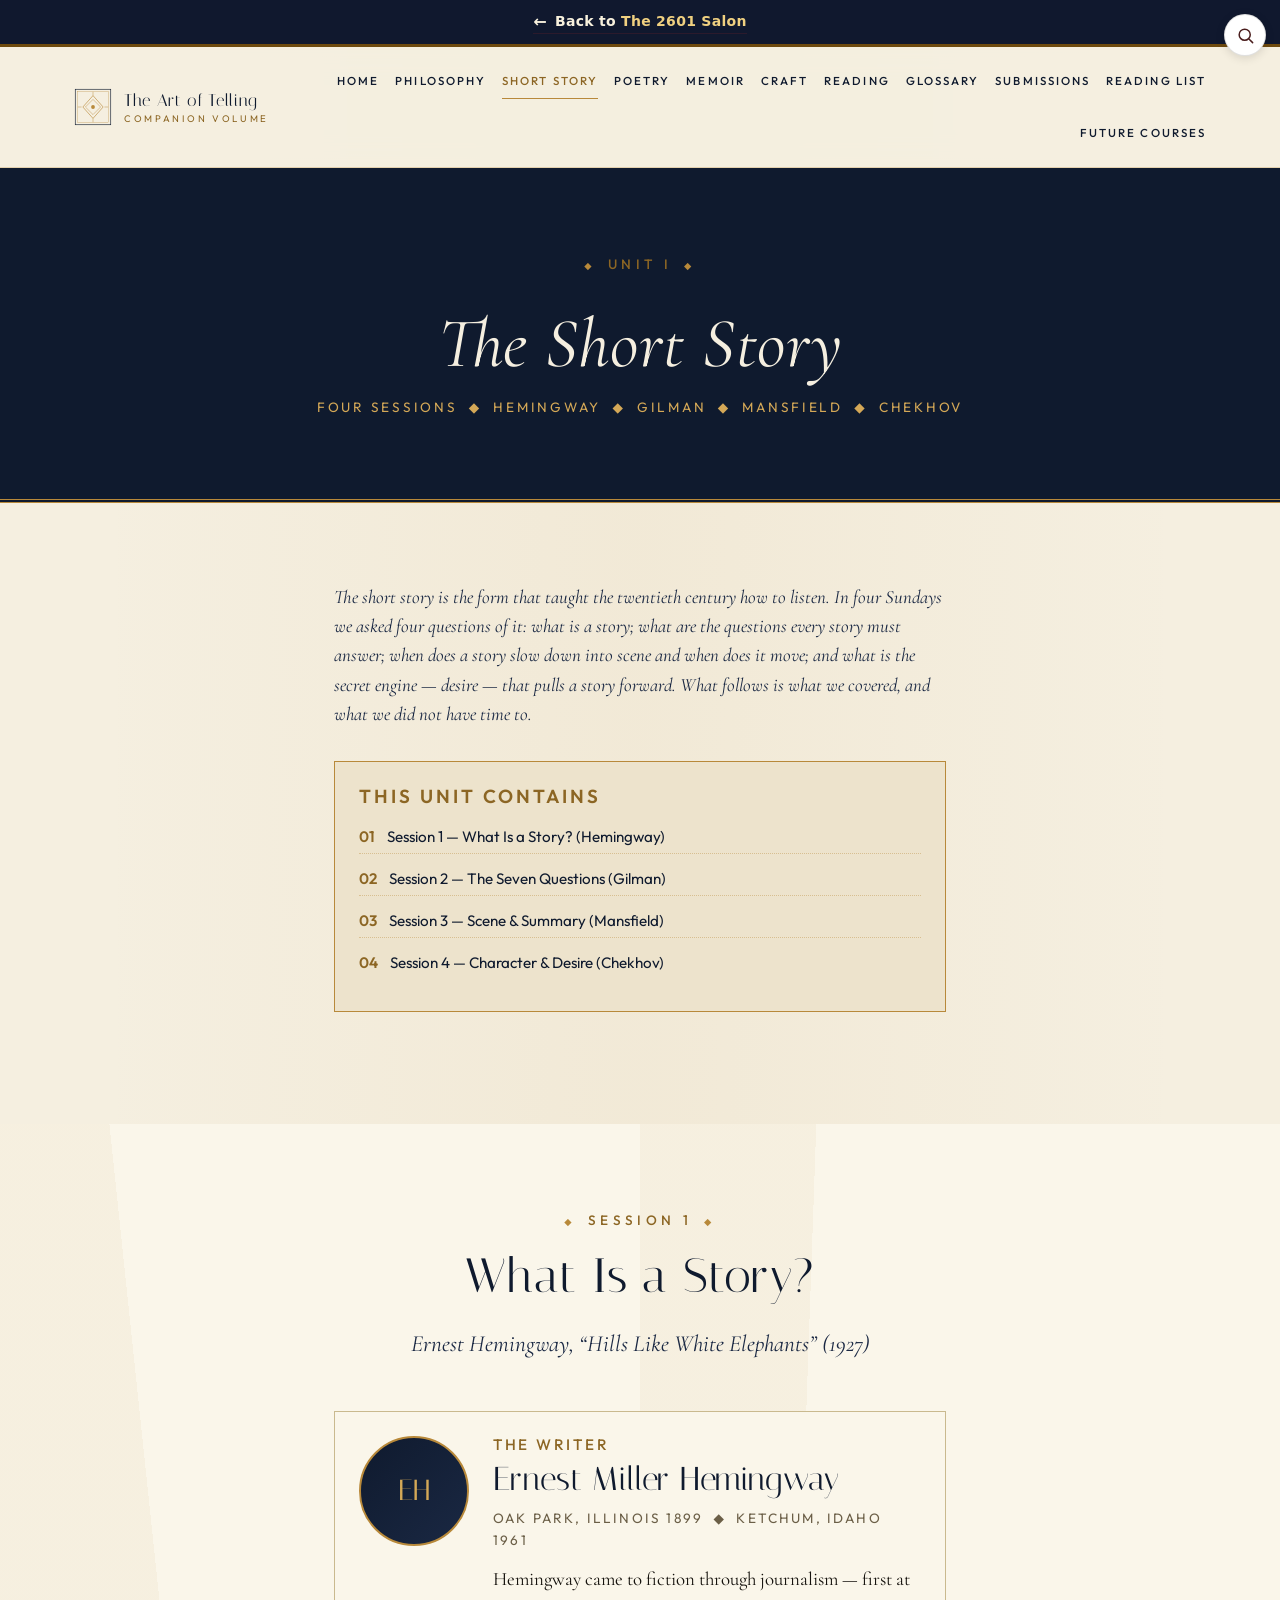
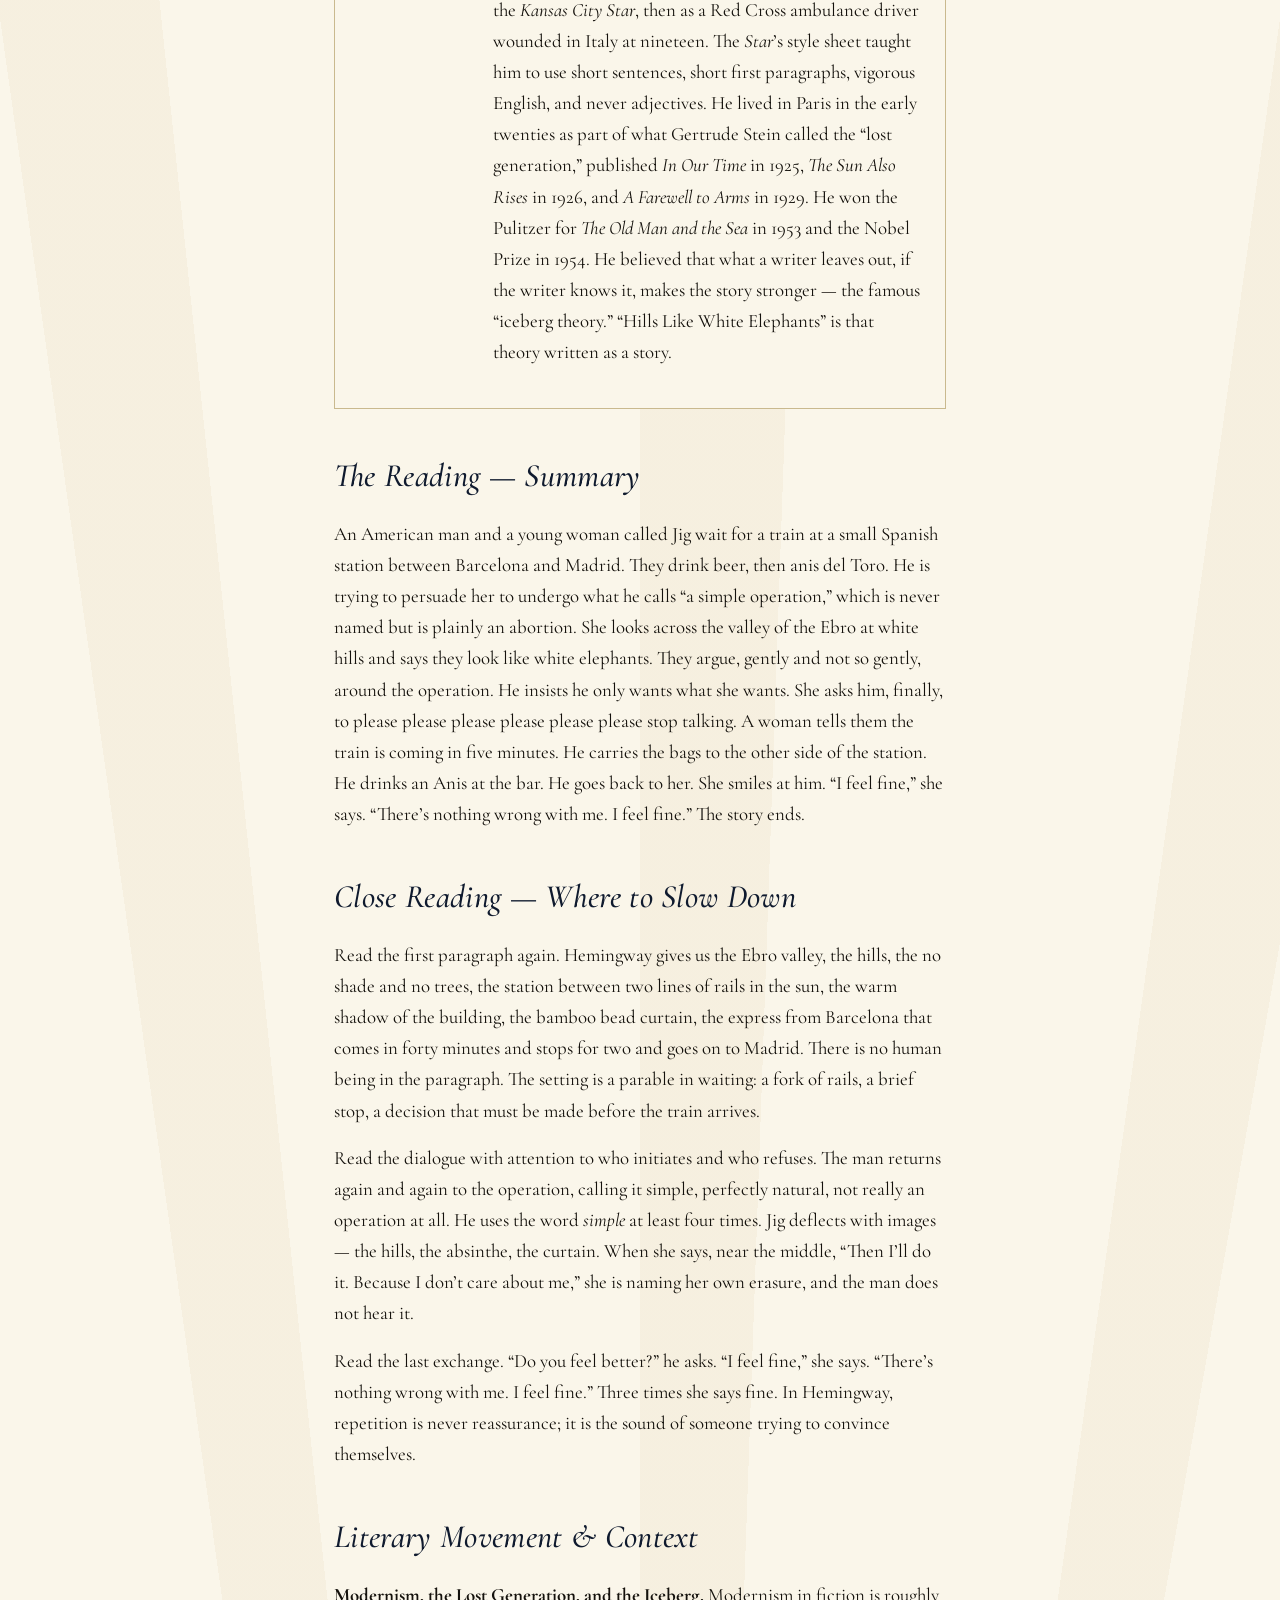
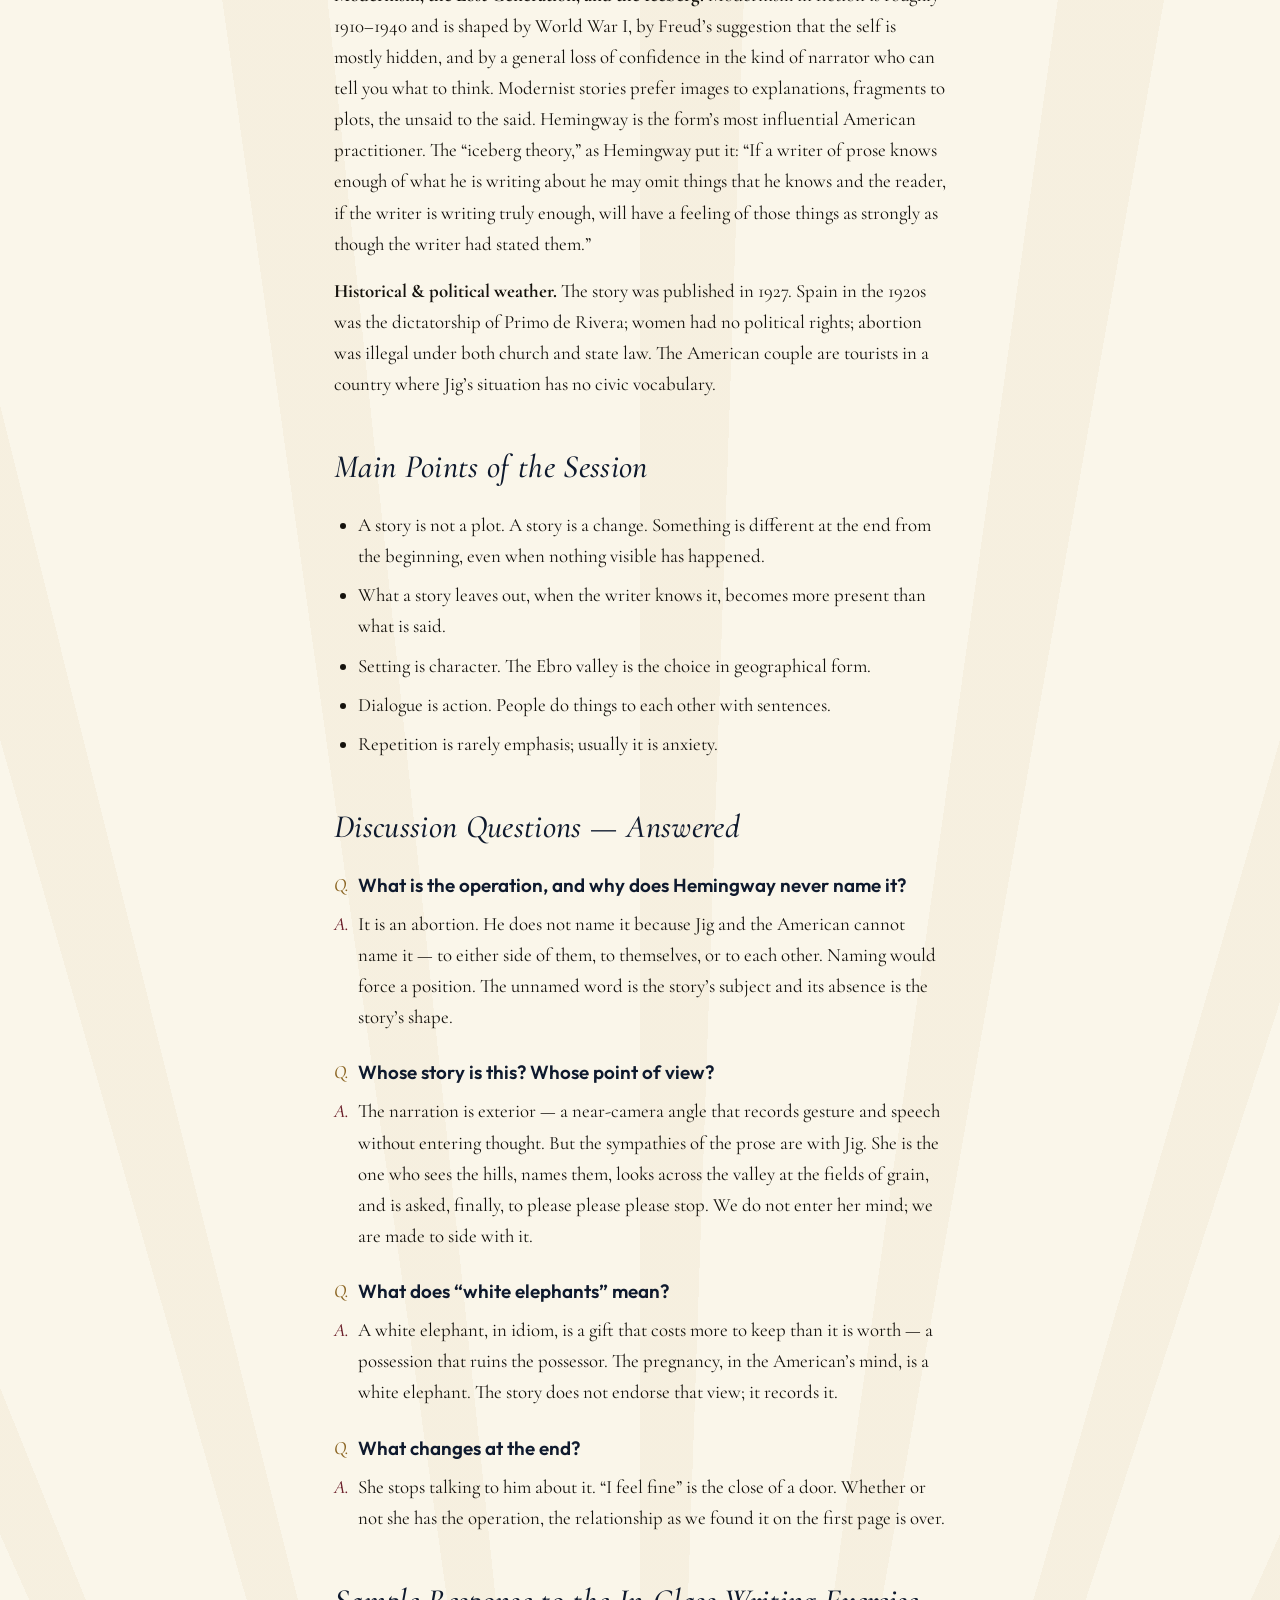
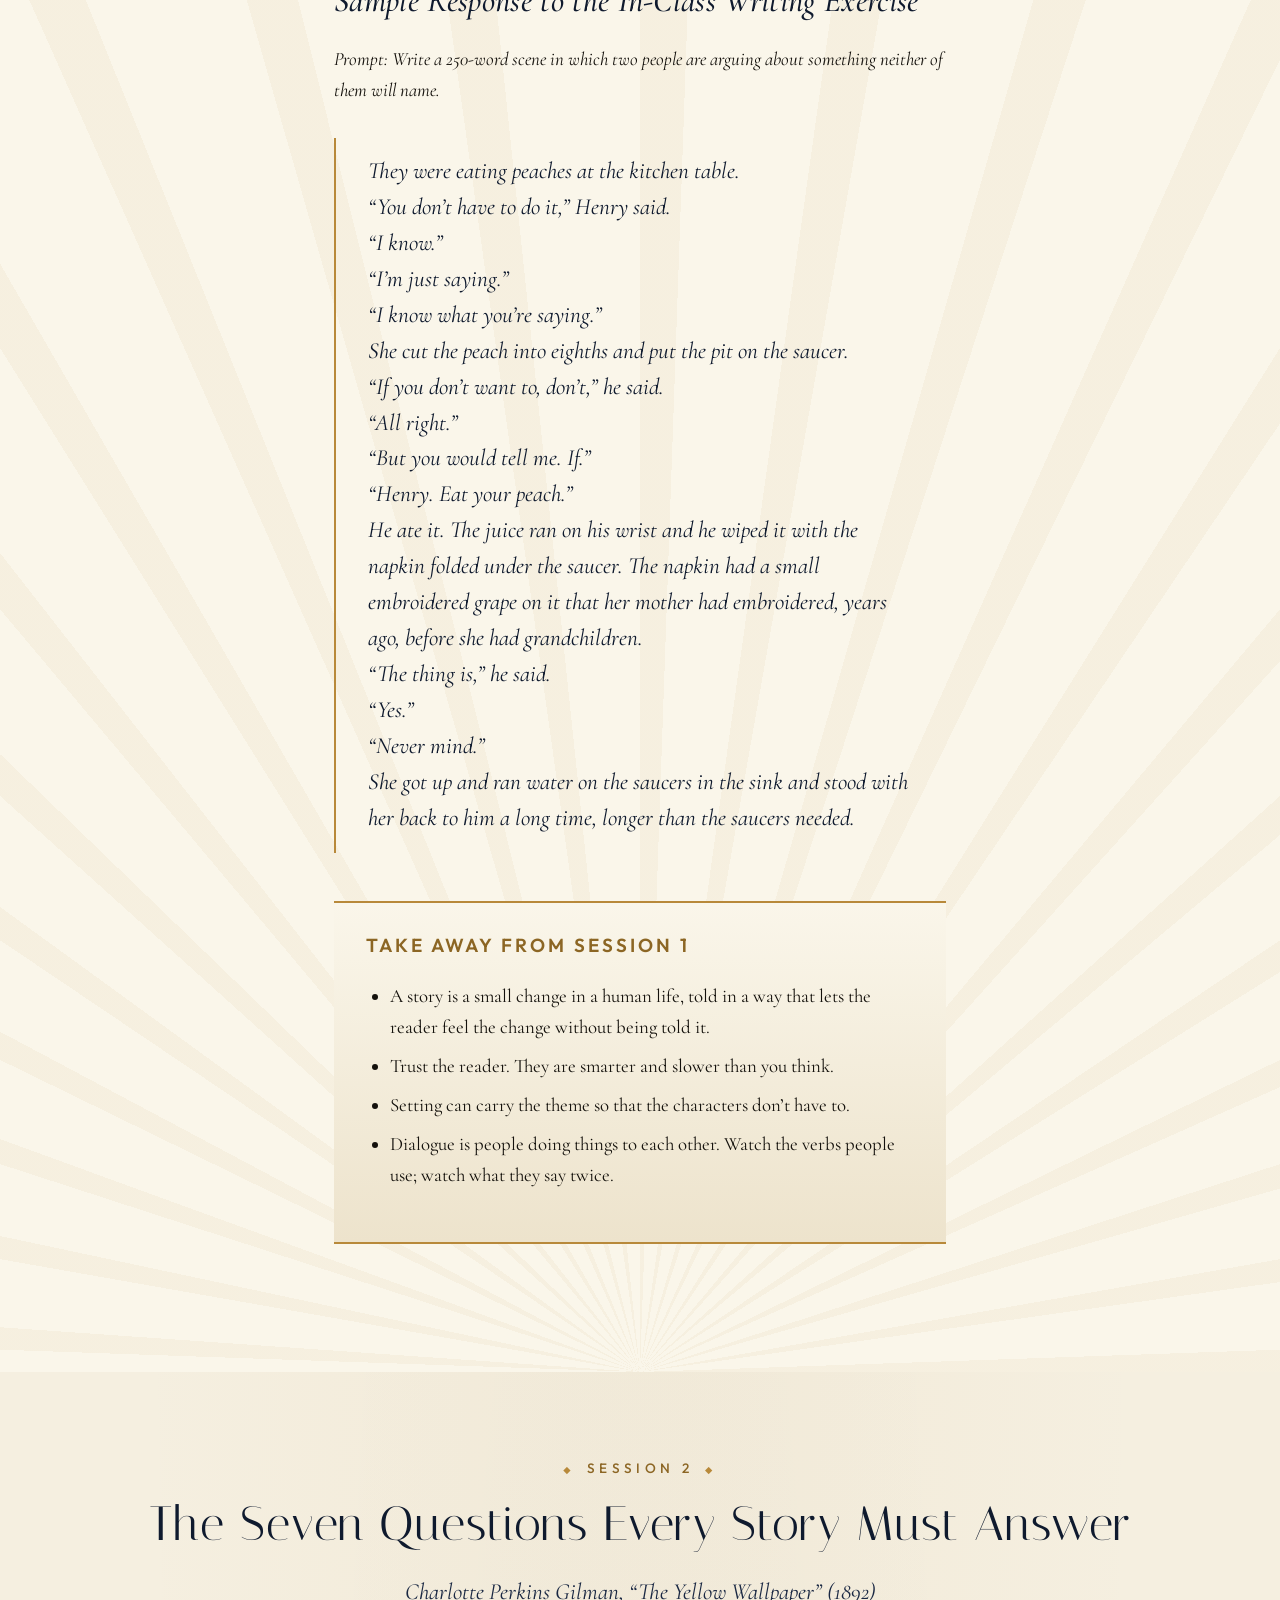
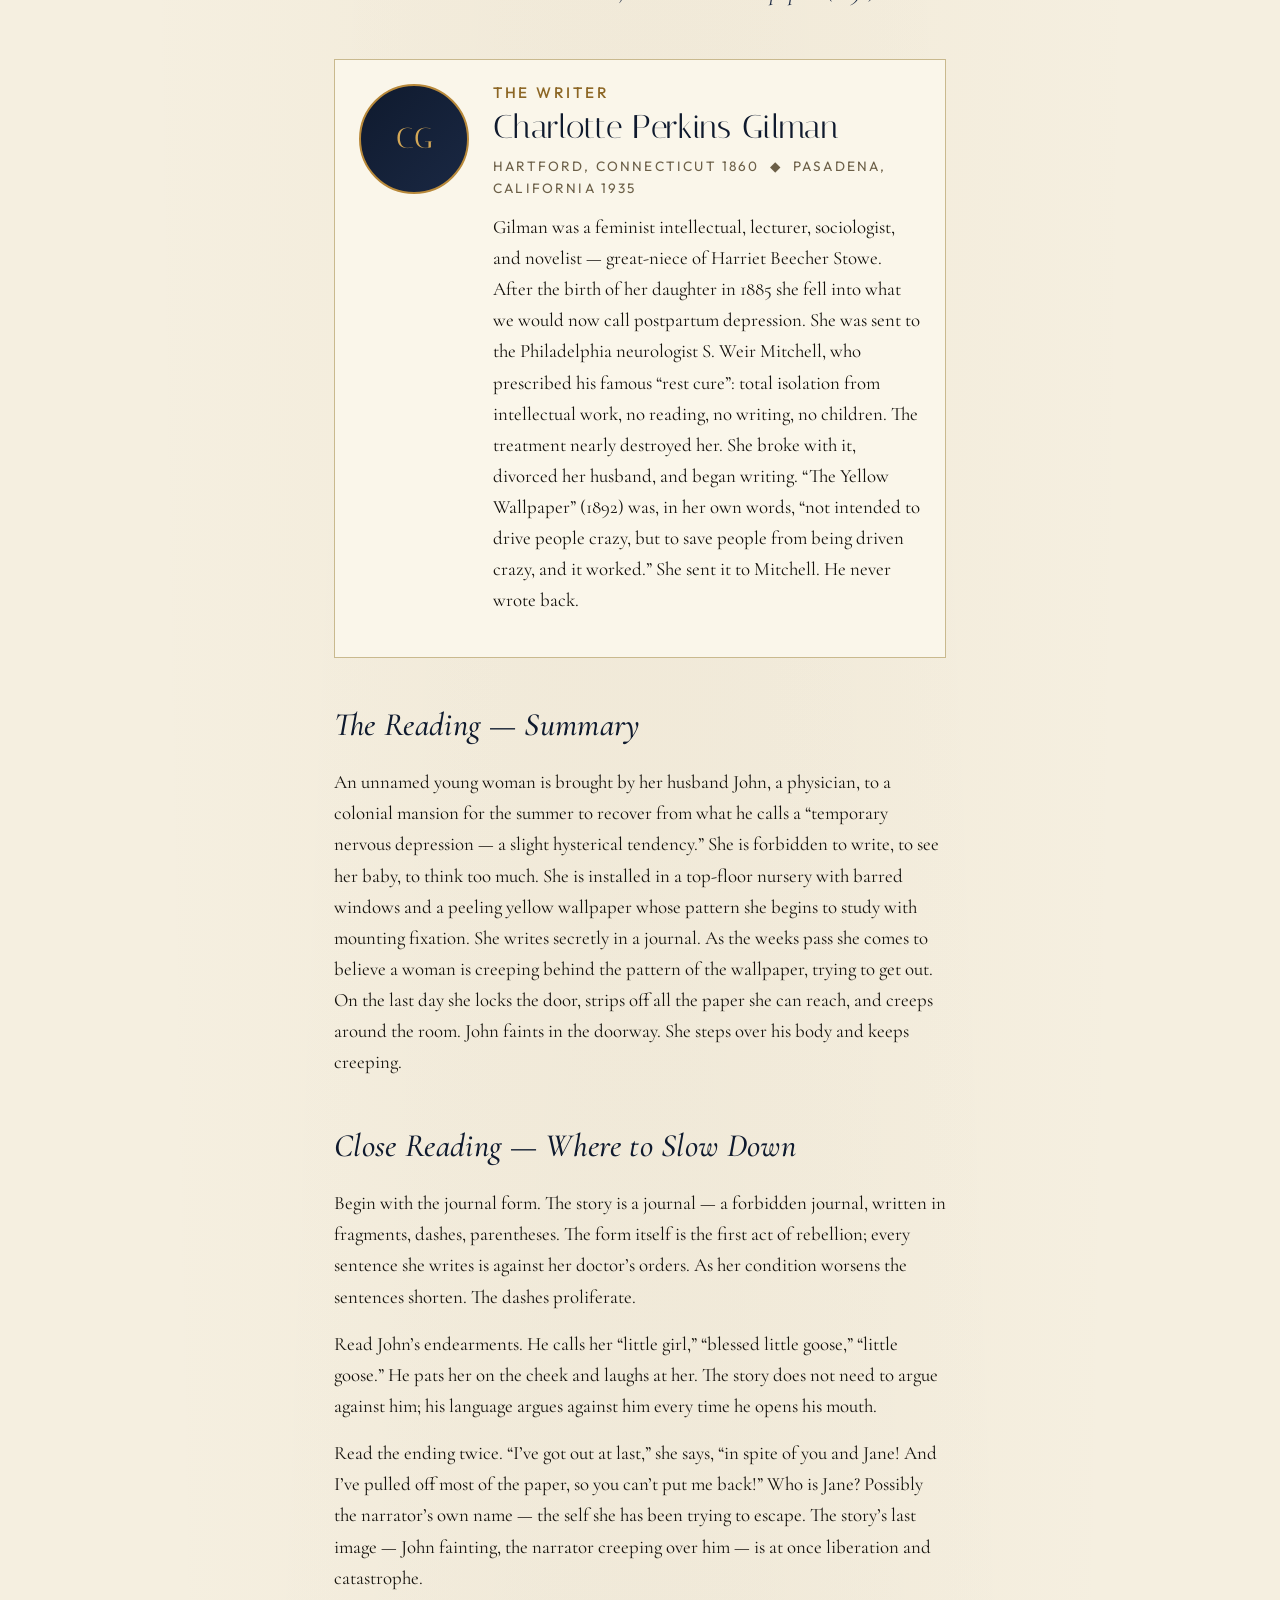
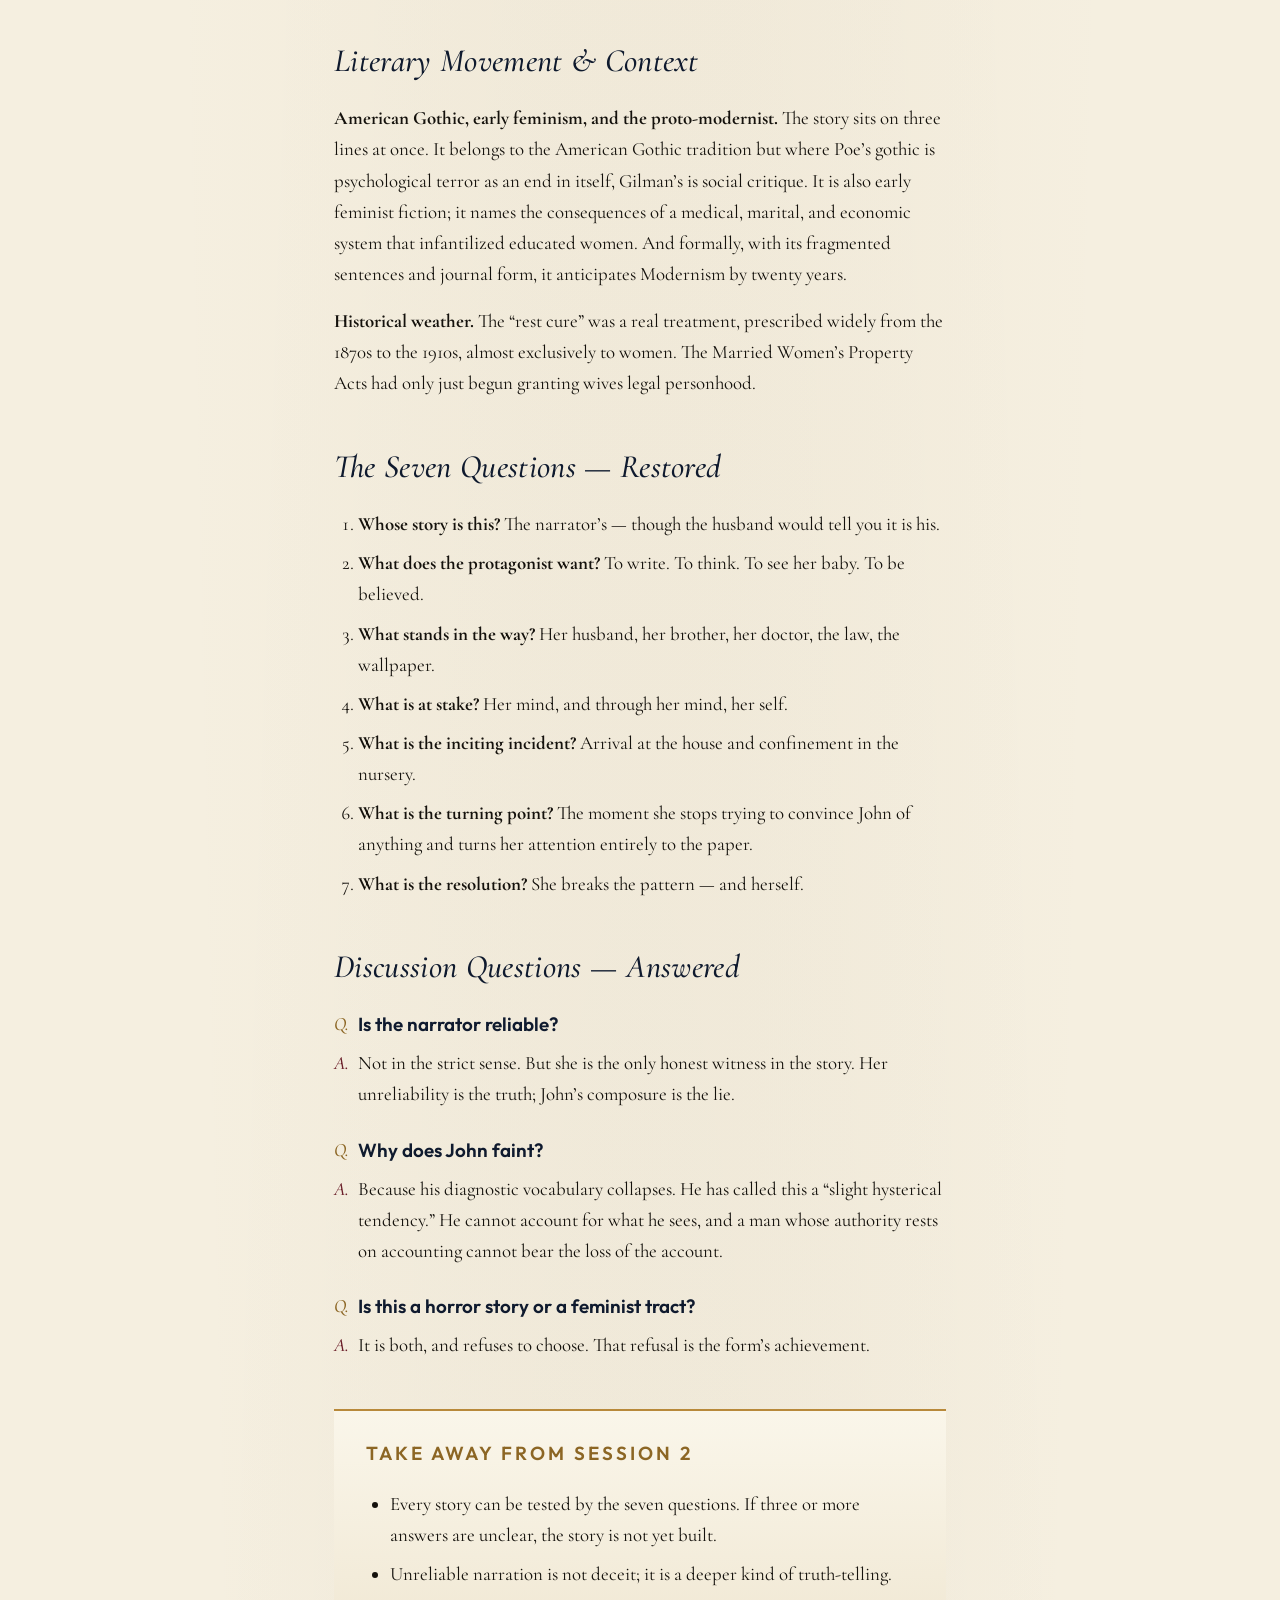
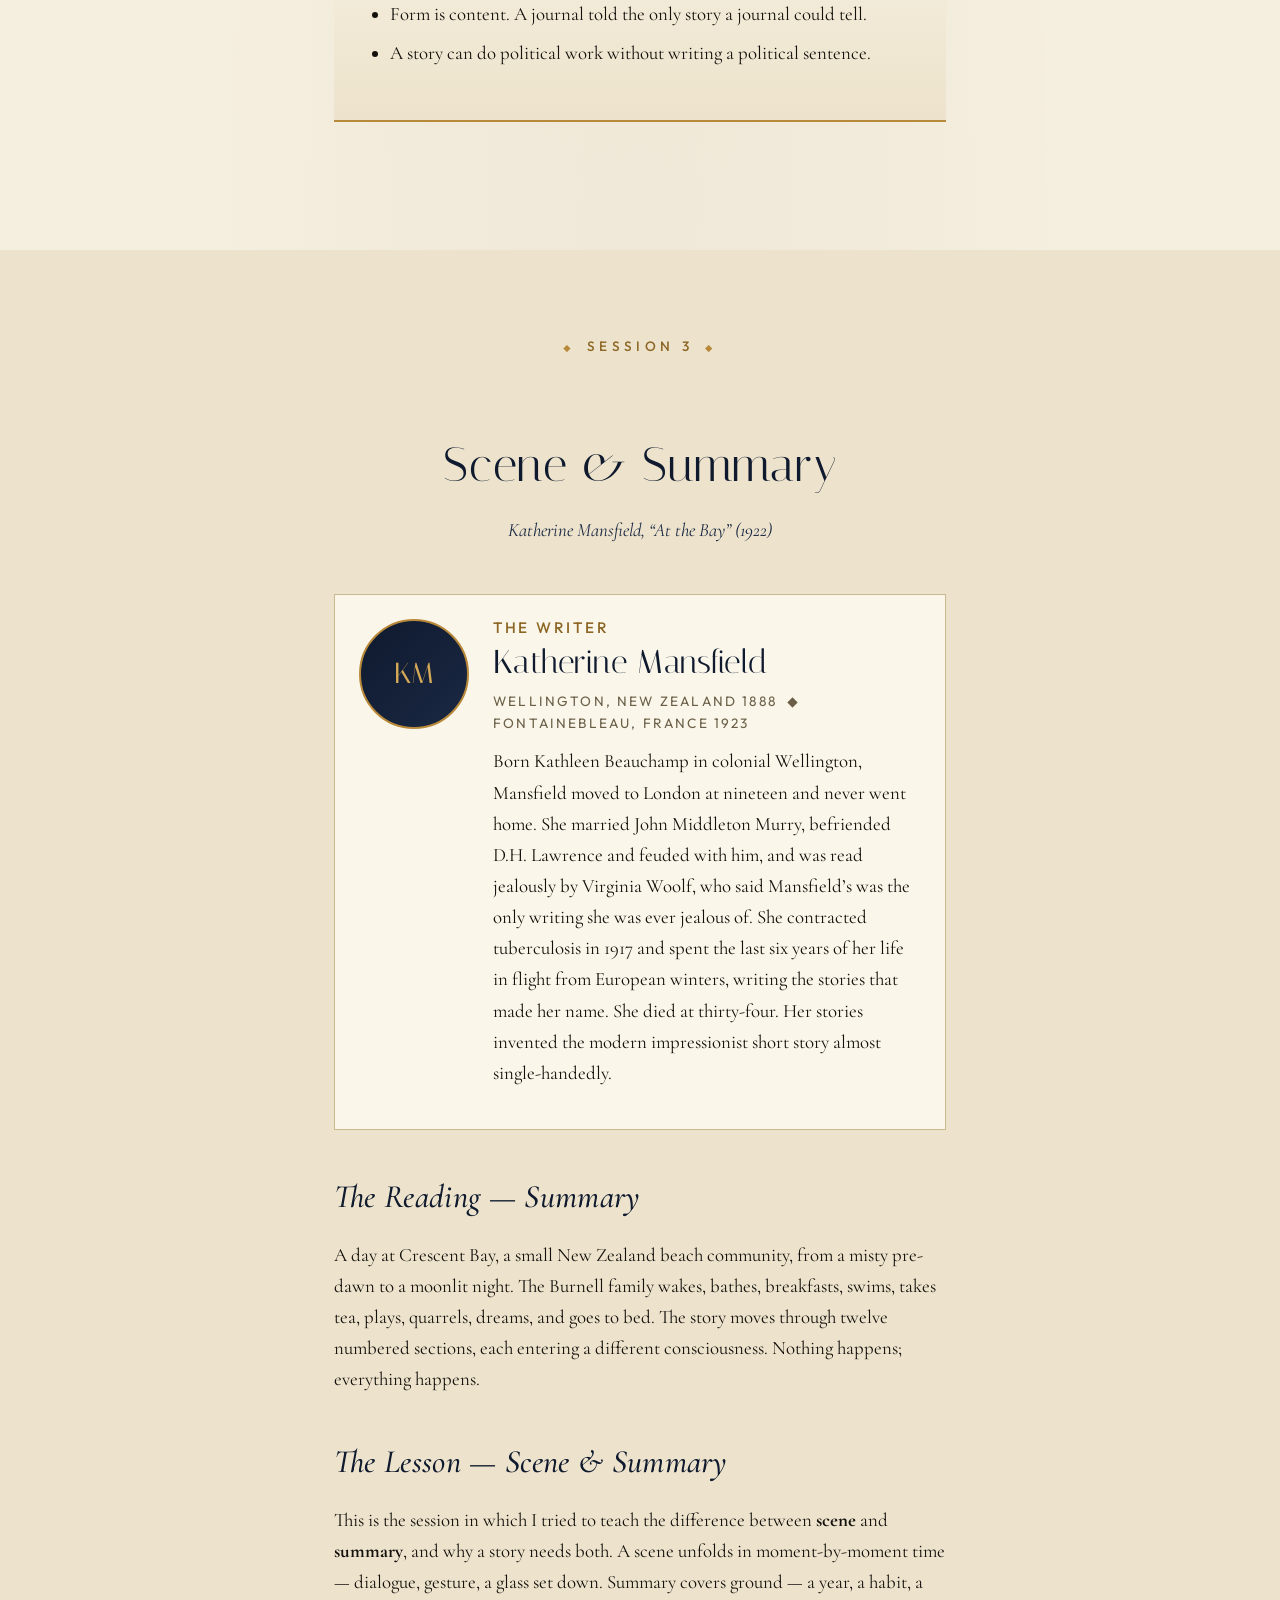
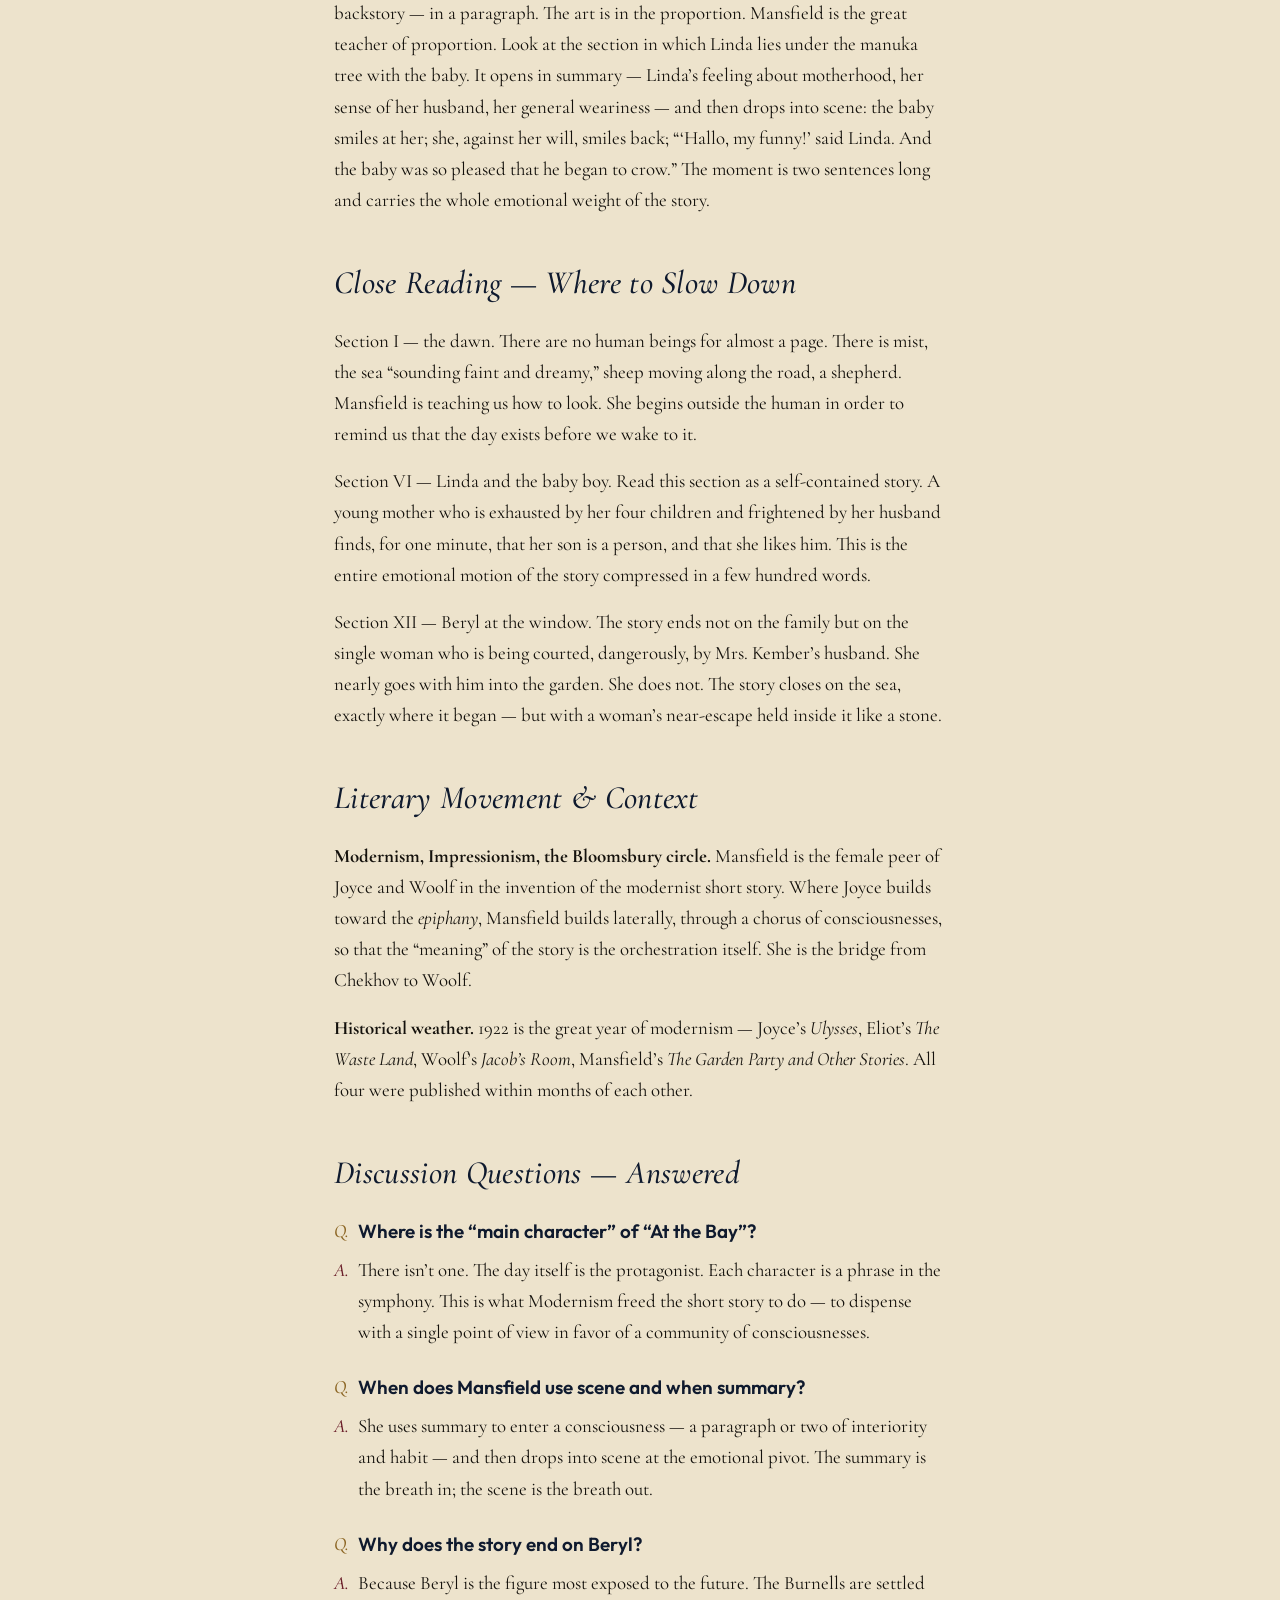
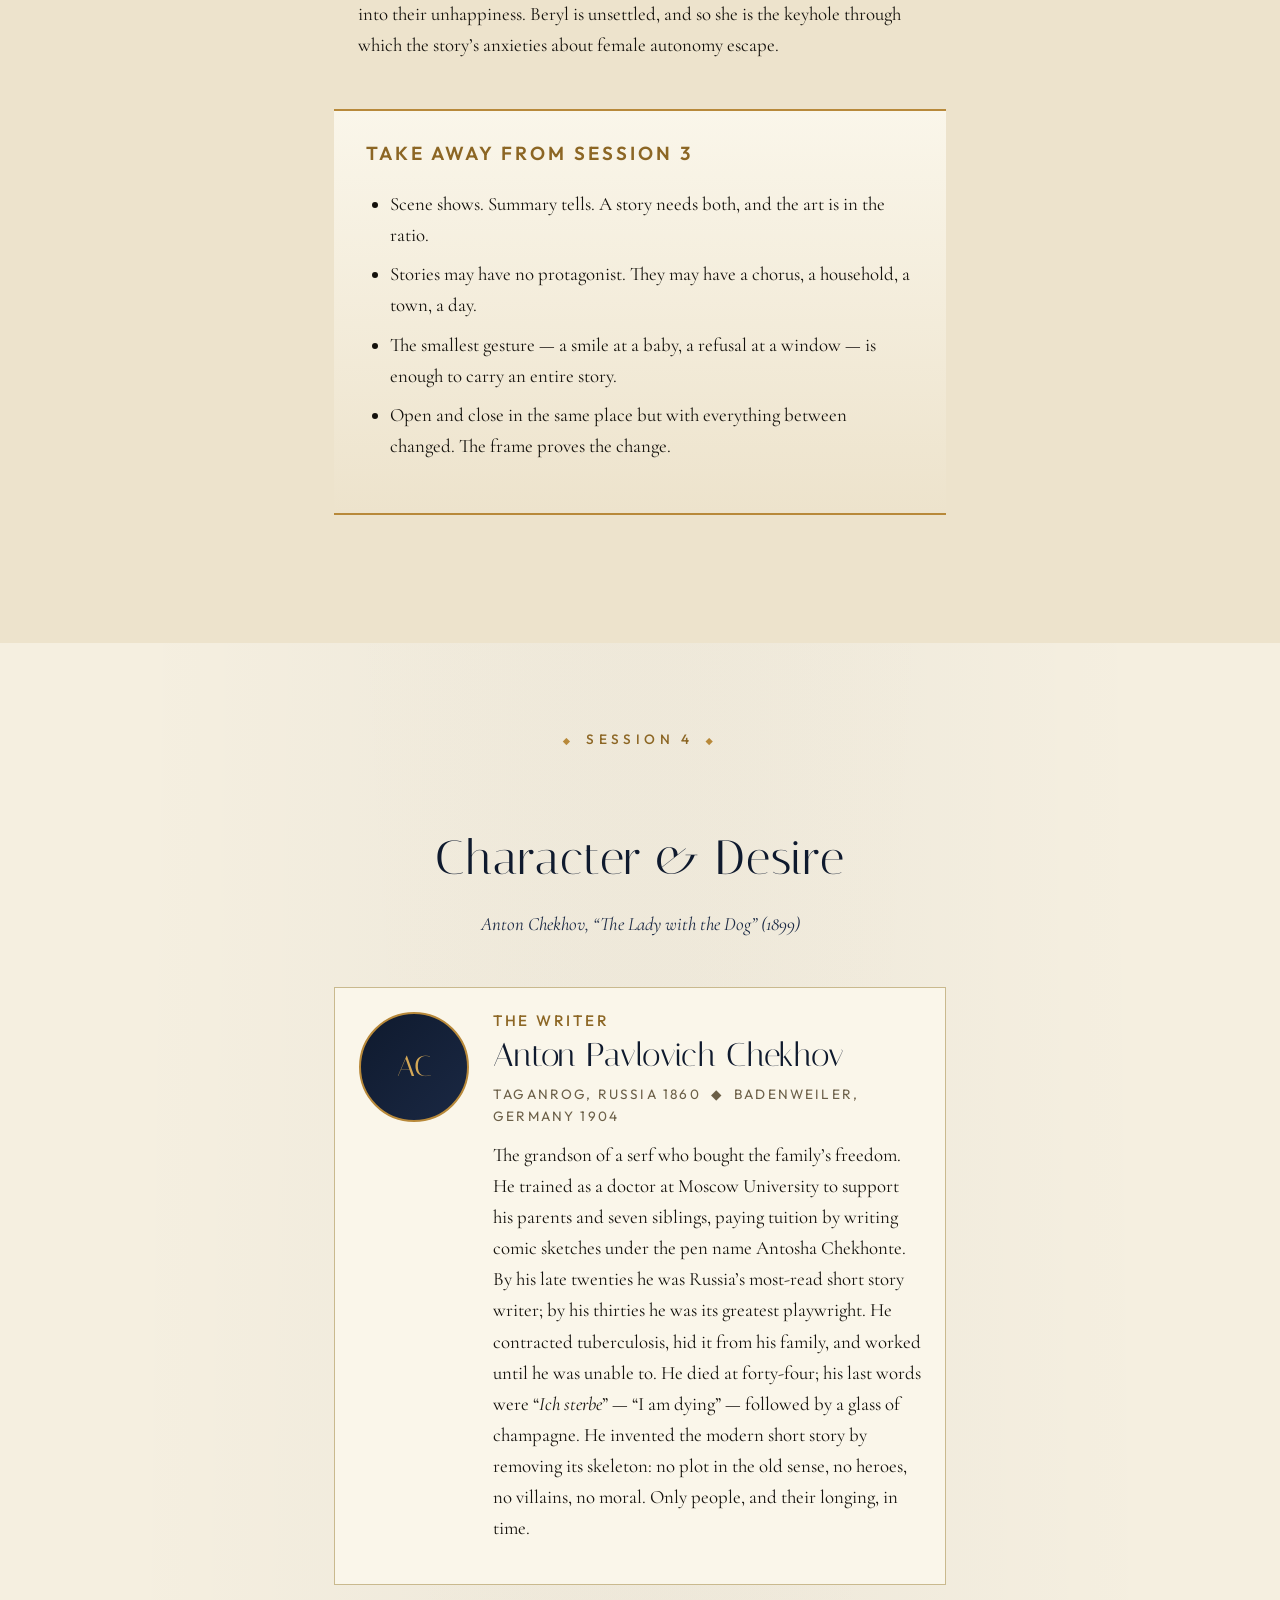
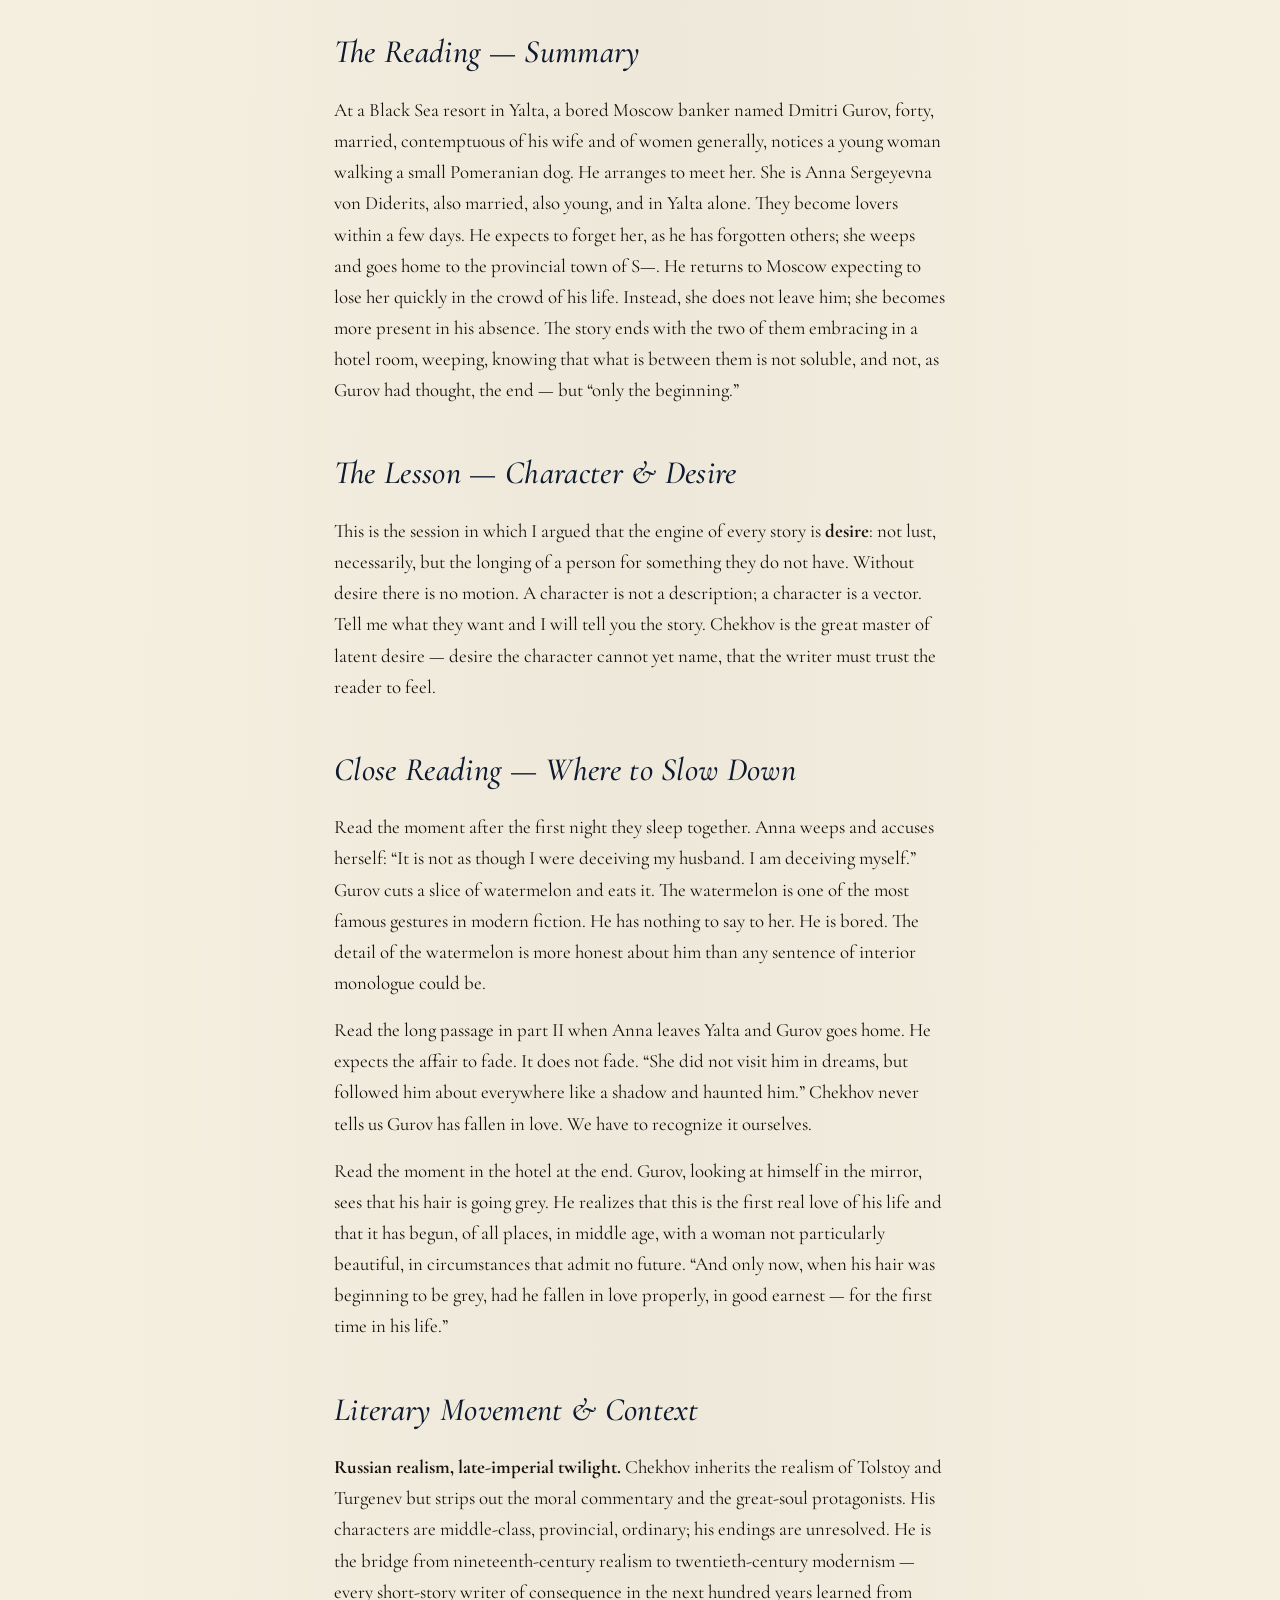
<file: unit-1-short-story.html>
<!doctype html>
<html lang="en">
<head>
<meta charset="utf-8">
<meta name="viewport" content="width=device-width, initial-scale=1">
<title>Unit I — The Short Story | The Art of Telling Companion</title>
<meta name="description" content="Sessions 1–4 of The Art of Telling, restored at length: Hemingway, Gilman, Mansfield, and Chekhov.">
<link rel="preconnect" href="https://fonts.googleapis.com">
<link rel="preconnect" href="https://fonts.gstatic.com" crossorigin>
<link href="https://fonts.googleapis.com/css2?family=Cormorant+Garamond:ital,wght@0,400;0,500;0,600;1,400;1,500&family=Italiana&family=Outfit:wght@300;400;500;600&display=swap" rel="stylesheet">
<link rel="stylesheet" href="css/styles.css">
<meta name="author" content="James F. Mulhern">
<meta name="keywords" content="The Art of Telling, creative writing companion, short story craft, poetry craft, memoir craft, close reading, creative writing course, adult creative writing, James F. Mulhern, Silver Current Press">
<meta name="robots" content="index, follow, max-image-preview:large">
<link rel="canonical" href="https://companion.art-of-telling.com/unit-1-short-story.html">
<meta property="og:type" content="website">
<meta property="og:site_name" content="The Art of Telling — Companion Course">
<meta property="og:title" content="Unit I — The Short Story | The Art of Telling Companion">
<meta property="og:description" content="Sessions 1–4 of The Art of Telling, restored at length: Hemingway, Gilman, Mansfield, and Chekhov.">
<meta property="og:url" content="https://companion.art-of-telling.com/unit-1-short-story.html">
<meta property="og:locale" content="en_US">
<meta name="twitter:card" content="summary_large_image">
<meta name="twitter:title" content="Unit I — The Short Story | The Art of Telling Companion">
<meta name="twitter:description" content="Sessions 1–4 of The Art of Telling, restored at length: Hemingway, Gilman, Mansfield, and Chekhov.">
<script type="application/ld+json">
{
  "@context": "https://schema.org",
  "@type": "WebPage",
  "name": "Unit I \u2014 The Short Story | The Art of Telling Companion",
  "description": "Sessions 1\u20134 of The Art of Telling, restored at length: Hemingway, Gilman, Mansfield, and Chekhov.",
  "url": "https://companion.art-of-telling.com/unit-1-short-story.html",
  "isPartOf": {
    "@type": "WebSite",
    "name": "The Art of Telling \u2014 Companion Course",
    "url": "https://companion.art-of-telling.com/"
  },
  "publisher": {
    "@type": "Organization",
    "name": "Silver Current Press",
    "url": "https://silvercurrentpress.com"
  },
  "author": {
    "@type": "Person",
    "name": "James F. Mulhern",
    "url": "https://www.authorjamesmulhern.com"
  },
  "inLanguage": "en"
}
</script>
<script type="application/ld+json">
{
  "@type": "Course",
  "name": "The Art of Telling \u2014 Companion Volume",
  "description": "A companion volume to the creative writing salon by James F. Mulhern.",
  "provider": {
    "@type": "Organization",
    "name": "Silver Current Press"
  },
  "@context": "https://schema.org"
}
</script>
</head>
<body>
<!-- return-to-salon ribbon -->
<div id="scp-return-ribbon" style="
  background: #10182E;
  color: #F8F1DD;
  text-align: center;
  padding: 10px 16px;
  font-family: system-ui, -apple-system, 'Segoe UI', sans-serif;
  font-size: 14px;
  font-weight: 600;
  letter-spacing: 0.02em;
  border-bottom: 3px solid #6E4A0E;
  position: relative;
  z-index: 9999;
">
  <a href="https://salon.silvercurrentpress.com"
     style="color: #F8F1DD; text-decoration: none; display:inline-flex; align-items:center; gap:8px;"
     onmouseover="this.style.color='#F0D080'"
     onmouseout="this.style.color='#F8F1DD'">
    <span style="font-size:16px; line-height:1;">&#8592;</span>
    <span>Back to <strong style="color:#F0D080;">The 2601 Salon</strong></span>
  </a>
</div>

<div id="site-header"></div>

<section class="session-hero">
  <div class="container center">
    <span class="eyebrow">Unit I</span>
    <h1 style="font-family: var(--display); font-style: italic; font-size: var(--text-3xl);">The Short Story</h1>
    <p class="session-meta">Four Sessions &nbsp;◆&nbsp; Hemingway &nbsp;◆&nbsp; Gilman &nbsp;◆&nbsp; Mansfield &nbsp;◆&nbsp; Chekhov</p>
  </div>
</section>

<section>
  <div class="container">
    <div class="prose">
      <p class="lede">The short story is the form that taught the twentieth century how to listen. In four Sundays we asked four questions of it: what is a story; what are the questions every story must answer; when does a story slow down into scene and when does it move; and what is the secret engine — desire — that pulls a story forward. What follows is what we covered, and what we did not have time to.</p>

      <div class="toc">
        <h5>This Unit Contains</h5>
        <ol>
          <li><a href="#s1">Session 1 — What Is a Story? (Hemingway)</a></li>
          <li><a href="#s2">Session 2 — The Seven Questions (Gilman)</a></li>
          <li><a href="#s3">Session 3 — Scene &amp; Summary (Mansfield)</a></li>
          <li><a href="#s4">Session 4 — Character &amp; Desire (Chekhov)</a></li>
        </ol>
      </div>
    </div>
  </div>
</section>

<section id="s1" class="sunburst-bg" style="background: var(--ivory-soft);">
  <div class="container">
    <div class="center" style="margin-bottom: var(--space-12);">
      <span class="eyebrow">Session 1</span>
      <h2>What Is a Story?</h2>
      <p class="lede narrow">Ernest Hemingway, “Hills Like White Elephants” (1927)</p>
    </div>
    <div class="prose">
      <div class="author-panel">
        <div class="portrait">EH</div>
        <div>
          <h4>The Writer</h4>
          <h3>Ernest Miller Hemingway</h3>
          <p class="dates">Oak Park, Illinois 1899 &nbsp;◆&nbsp; Ketchum, Idaho 1961</p>
          <p>Hemingway came to fiction through journalism — first at the <em>Kansas City Star</em>, then as a Red Cross ambulance driver wounded in Italy at nineteen. The <em>Star</em>’s style sheet taught him to use short sentences, short first paragraphs, vigorous English, and never adjectives. He lived in Paris in the early twenties as part of what Gertrude Stein called the “lost generation,” published <em>In Our Time</em> in 1925, <em>The Sun Also Rises</em> in 1926, and <em>A Farewell to Arms</em> in 1929. He won the Pulitzer for <em>The Old Man and the Sea</em> in 1953 and the Nobel Prize in 1954. He believed that what a writer leaves out, if the writer knows it, makes the story stronger — the famous “iceberg theory.” “Hills Like White Elephants” is that theory written as a story.</p>
        </div>
      </div>

      <h3>The Reading — Summary</h3>
      <p>An American man and a young woman called Jig wait for a train at a small Spanish station between Barcelona and Madrid. They drink beer, then anis del Toro. He is trying to persuade her to undergo what he calls “a simple operation,” which is never named but is plainly an abortion. She looks across the valley of the Ebro at white hills and says they look like white elephants. They argue, gently and not so gently, around the operation. He insists he only wants what she wants. She asks him, finally, to please please please please please please stop talking. A woman tells them the train is coming in five minutes. He carries the bags to the other side of the station. He drinks an Anis at the bar. He goes back to her. She smiles at him. “I feel fine,” she says. “There’s nothing wrong with me. I feel fine.” The story ends.</p>

      <h3>Close Reading — Where to Slow Down</h3>
      <p>Read the first paragraph again. Hemingway gives us the Ebro valley, the hills, the no shade and no trees, the station between two lines of rails in the sun, the warm shadow of the building, the bamboo bead curtain, the express from Barcelona that comes in forty minutes and stops for two and goes on to Madrid. There is no human being in the paragraph. The setting is a parable in waiting: a fork of rails, a brief stop, a decision that must be made before the train arrives.</p>

      <p>Read the dialogue with attention to who initiates and who refuses. The man returns again and again to the operation, calling it simple, perfectly natural, not really an operation at all. He uses the word <em>simple</em> at least four times. Jig deflects with images — the hills, the absinthe, the curtain. When she says, near the middle, “Then I’ll do it. Because I don’t care about me,” she is naming her own erasure, and the man does not hear it.</p>

      <p>Read the last exchange. “Do you feel better?” he asks. “I feel fine,” she says. “There’s nothing wrong with me. I feel fine.” Three times she says fine. In Hemingway, repetition is never reassurance; it is the sound of someone trying to convince themselves.</p>

      <h3>Literary Movement &amp; Context</h3>
      <p><strong>Modernism, the Lost Generation, and the Iceberg.</strong> Modernism in fiction is roughly 1910–1940 and is shaped by World War I, by Freud’s suggestion that the self is mostly hidden, and by a general loss of confidence in the kind of narrator who can tell you what to think. Modernist stories prefer images to explanations, fragments to plots, the unsaid to the said. Hemingway is the form’s most influential American practitioner. The “iceberg theory,” as Hemingway put it: “If a writer of prose knows enough of what he is writing about he may omit things that he knows and the reader, if the writer is writing truly enough, will have a feeling of those things as strongly as though the writer had stated them.”</p>

      <p><strong>Historical &amp; political weather.</strong> The story was published in 1927. Spain in the 1920s was the dictatorship of Primo de Rivera; women had no political rights; abortion was illegal under both church and state law. The American couple are tourists in a country where Jig’s situation has no civic vocabulary.</p>

      <h3>Main Points of the Session</h3>
      <ul>
        <li>A story is not a plot. A story is a change. Something is different at the end from the beginning, even when nothing visible has happened.</li>
        <li>What a story leaves out, when the writer knows it, becomes more present than what is said.</li>
        <li>Setting is character. The Ebro valley is the choice in geographical form.</li>
        <li>Dialogue is action. People do things to each other with sentences.</li>
        <li>Repetition is rarely emphasis; usually it is anxiety.</li>
      </ul>

      <h3>Discussion Questions — Answered</h3>
      <div class="qa">
        <p class="qa-q">What is the operation, and why does Hemingway never name it?</p>
        <p class="qa-a">It is an abortion. He does not name it because Jig and the American cannot name it — to either side of them, to themselves, or to each other. Naming would force a position. The unnamed word is the story’s subject and its absence is the story’s shape.</p>

        <p class="qa-q">Whose story is this? Whose point of view?</p>
        <p class="qa-a">The narration is exterior — a near-camera angle that records gesture and speech without entering thought. But the sympathies of the prose are with Jig. She is the one who sees the hills, names them, looks across the valley at the fields of grain, and is asked, finally, to please please please stop. We do not enter her mind; we are made to side with it.</p>

        <p class="qa-q">What does “white elephants” mean?</p>
        <p class="qa-a">A white elephant, in idiom, is a gift that costs more to keep than it is worth — a possession that ruins the possessor. The pregnancy, in the American’s mind, is a white elephant. The story does not endorse that view; it records it.</p>

        <p class="qa-q">What changes at the end?</p>
        <p class="qa-a">She stops talking to him about it. “I feel fine” is the close of a door. Whether or not she has the operation, the relationship as we found it on the first page is over.</p>
      </div>

      <h3>Sample Response to the In-Class Writing Exercise</h3>
      <p><em>Prompt: Write a 250-word scene in which two people are arguing about something neither of them will name.</em></p>
      <blockquote>
        They were eating peaches at the kitchen table.<br>
        “You don’t have to do it,” Henry said.<br>
        “I know.”<br>
        “I’m just saying.”<br>
        “I know what you’re saying.”<br>
        She cut the peach into eighths and put the pit on the saucer.<br>
        “If you don’t want to, don’t,” he said.<br>
        “All right.”<br>
        “But you would tell me. If.”<br>
        “Henry. Eat your peach.”<br>
        He ate it. The juice ran on his wrist and he wiped it with the napkin folded under the saucer. The napkin had a small embroidered grape on it that her mother had embroidered, years ago, before she had grandchildren.<br>
        “The thing is,” he said.<br>
        “Yes.”<br>
        “Never mind.”<br>
        She got up and ran water on the saucers in the sink and stood with her back to him a long time, longer than the saucers needed.
      </blockquote>

      <div class="takeaway">
        <h5>Take Away From Session 1</h5>
        <ul>
          <li>A story is a small change in a human life, told in a way that lets the reader feel the change without being told it.</li>
          <li>Trust the reader. They are smarter and slower than you think.</li>
          <li>Setting can carry the theme so that the characters don’t have to.</li>
          <li>Dialogue is people doing things to each other. Watch the verbs people use; watch what they say twice.</li>
        </ul>
      </div>
    </div>
  </div>
</section>

<section id="s2">
  <div class="container">
    <div class="center" style="margin-bottom: var(--space-12);">
      <span class="eyebrow">Session 2</span>
      <h2>The Seven Questions Every Story Must Answer</h2>
      <p class="lede narrow">Charlotte Perkins Gilman, “The Yellow Wallpaper” (1892)</p>
    </div>
    <div class="prose">
      <div class="author-panel">
        <div class="portrait">CG</div>
        <div>
          <h4>The Writer</h4>
          <h3>Charlotte Perkins Gilman</h3>
          <p class="dates">Hartford, Connecticut 1860 &nbsp;◆&nbsp; Pasadena, California 1935</p>
          <p>Gilman was a feminist intellectual, lecturer, sociologist, and novelist — great-niece of Harriet Beecher Stowe. After the birth of her daughter in 1885 she fell into what we would now call postpartum depression. She was sent to the Philadelphia neurologist S. Weir Mitchell, who prescribed his famous “rest cure”: total isolation from intellectual work, no reading, no writing, no children. The treatment nearly destroyed her. She broke with it, divorced her husband, and began writing. “The Yellow Wallpaper” (1892) was, in her own words, “not intended to drive people crazy, but to save people from being driven crazy, and it worked.” She sent it to Mitchell. He never wrote back.</p>
        </div>
      </div>

      <h3>The Reading — Summary</h3>
      <p>An unnamed young woman is brought by her husband John, a physician, to a colonial mansion for the summer to recover from what he calls a “temporary nervous depression — a slight hysterical tendency.” She is forbidden to write, to see her baby, to think too much. She is installed in a top-floor nursery with barred windows and a peeling yellow wallpaper whose pattern she begins to study with mounting fixation. She writes secretly in a journal. As the weeks pass she comes to believe a woman is creeping behind the pattern of the wallpaper, trying to get out. On the last day she locks the door, strips off all the paper she can reach, and creeps around the room. John faints in the doorway. She steps over his body and keeps creeping.</p>

      <h3>Close Reading — Where to Slow Down</h3>
      <p>Begin with the journal form. The story is a journal — a forbidden journal, written in fragments, dashes, parentheses. The form itself is the first act of rebellion; every sentence she writes is against her doctor’s orders. As her condition worsens the sentences shorten. The dashes proliferate.</p>

      <p>Read John’s endearments. He calls her “little girl,” “blessed little goose,” “little goose.” He pats her on the cheek and laughs at her. The story does not need to argue against him; his language argues against him every time he opens his mouth.</p>

      <p>Read the ending twice. “I’ve got out at last,” she says, “in spite of you and Jane! And I’ve pulled off most of the paper, so you can’t put me back!” Who is Jane? Possibly the narrator’s own name — the self she has been trying to escape. The story’s last image — John fainting, the narrator creeping over him — is at once liberation and catastrophe.</p>

      <h3>Literary Movement &amp; Context</h3>
      <p><strong>American Gothic, early feminism, and the proto-modernist.</strong> The story sits on three lines at once. It belongs to the American Gothic tradition but where Poe’s gothic is psychological terror as an end in itself, Gilman’s is social critique. It is also early feminist fiction; it names the consequences of a medical, marital, and economic system that infantilized educated women. And formally, with its fragmented sentences and journal form, it anticipates Modernism by twenty years.</p>

      <p><strong>Historical weather.</strong> The “rest cure” was a real treatment, prescribed widely from the 1870s to the 1910s, almost exclusively to women. The Married Women’s Property Acts had only just begun granting wives legal personhood.</p>

      <h3>The Seven Questions — Restored</h3>
      <ol>
        <li><strong>Whose story is this?</strong> The narrator’s — though the husband would tell you it is his.</li>
        <li><strong>What does the protagonist want?</strong> To write. To think. To see her baby. To be believed.</li>
        <li><strong>What stands in the way?</strong> Her husband, her brother, her doctor, the law, the wallpaper.</li>
        <li><strong>What is at stake?</strong> Her mind, and through her mind, her self.</li>
        <li><strong>What is the inciting incident?</strong> Arrival at the house and confinement in the nursery.</li>
        <li><strong>What is the turning point?</strong> The moment she stops trying to convince John of anything and turns her attention entirely to the paper.</li>
        <li><strong>What is the resolution?</strong> She breaks the pattern — and herself.</li>
      </ol>

      <h3>Discussion Questions — Answered</h3>
      <div class="qa">
        <p class="qa-q">Is the narrator reliable?</p>
        <p class="qa-a">Not in the strict sense. But she is the only honest witness in the story. Her unreliability is the truth; John’s composure is the lie.</p>

        <p class="qa-q">Why does John faint?</p>
        <p class="qa-a">Because his diagnostic vocabulary collapses. He has called this a “slight hysterical tendency.” He cannot account for what he sees, and a man whose authority rests on accounting cannot bear the loss of the account.</p>

        <p class="qa-q">Is this a horror story or a feminist tract?</p>
        <p class="qa-a">It is both, and refuses to choose. That refusal is the form’s achievement.</p>
      </div>

      <div class="takeaway">
        <h5>Take Away From Session 2</h5>
        <ul>
          <li>Every story can be tested by the seven questions. If three or more answers are unclear, the story is not yet built.</li>
          <li>Unreliable narration is not deceit; it is a deeper kind of truth-telling.</li>
          <li>Form is content. A journal told the only story a journal could tell.</li>
          <li>A story can do political work without writing a political sentence.</li>
        </ul>
      </div>
    </div>
  </div>
</section>

<section id="s3" style="background: var(--parchment);">
  <div class="container">
    <div class="prose">
      <div class="center" style="margin-bottom: var(--space-12);">
        <span class="eyebrow">Session 3</span>
        <h2>Scene &amp; Summary</h2>
        <p class="lede">Katherine Mansfield, “At the Bay” (1922)</p>
      </div>

      <div class="author-panel">
        <div class="portrait">KM</div>
        <div>
          <h4>The Writer</h4>
          <h3>Katherine Mansfield</h3>
          <p class="dates">Wellington, New Zealand 1888 &nbsp;◆&nbsp; Fontainebleau, France 1923</p>
          <p>Born Kathleen Beauchamp in colonial Wellington, Mansfield moved to London at nineteen and never went home. She married John Middleton Murry, befriended D.H. Lawrence and feuded with him, and was read jealously by Virginia Woolf, who said Mansfield’s was the only writing she was ever jealous of. She contracted tuberculosis in 1917 and spent the last six years of her life in flight from European winters, writing the stories that made her name. She died at thirty-four. Her stories invented the modern impressionist short story almost single-handedly.</p>
        </div>
      </div>

      <h3>The Reading — Summary</h3>
      <p>A day at Crescent Bay, a small New Zealand beach community, from a misty pre-dawn to a moonlit night. The Burnell family wakes, bathes, breakfasts, swims, takes tea, plays, quarrels, dreams, and goes to bed. The story moves through twelve numbered sections, each entering a different consciousness. Nothing happens; everything happens.</p>

      <h3>The Lesson — Scene &amp; Summary</h3>
      <p>This is the session in which I tried to teach the difference between <strong>scene</strong> and <strong>summary</strong>, and why a story needs both. A scene unfolds in moment-by-moment time — dialogue, gesture, a glass set down. Summary covers ground — a year, a habit, a backstory — in a paragraph. The art is in the proportion. Mansfield is the great teacher of proportion. Look at the section in which Linda lies under the manuka tree with the baby. It opens in summary — Linda’s feeling about motherhood, her sense of her husband, her general weariness — and then drops into scene: the baby smiles at her; she, against her will, smiles back; “‘Hallo, my funny!’ said Linda. And the baby was so pleased that he began to crow.” The moment is two sentences long and carries the whole emotional weight of the story.</p>

      <h3>Close Reading — Where to Slow Down</h3>
      <p>Section I — the dawn. There are no human beings for almost a page. There is mist, the sea “sounding faint and dreamy,” sheep moving along the road, a shepherd. Mansfield is teaching us how to look. She begins outside the human in order to remind us that the day exists before we wake to it.</p>

      <p>Section VI — Linda and the baby boy. Read this section as a self-contained story. A young mother who is exhausted by her four children and frightened by her husband finds, for one minute, that her son is a person, and that she likes him. This is the entire emotional motion of the story compressed in a few hundred words.</p>

      <p>Section XII — Beryl at the window. The story ends not on the family but on the single woman who is being courted, dangerously, by Mrs. Kember’s husband. She nearly goes with him into the garden. She does not. The story closes on the sea, exactly where it began — but with a woman’s near-escape held inside it like a stone.</p>

      <h3>Literary Movement &amp; Context</h3>
      <p><strong>Modernism, Impressionism, the Bloomsbury circle.</strong> Mansfield is the female peer of Joyce and Woolf in the invention of the modernist short story. Where Joyce builds toward the <em>epiphany</em>, Mansfield builds laterally, through a chorus of consciousnesses, so that the “meaning” of the story is the orchestration itself. She is the bridge from Chekhov to Woolf.</p>

      <p><strong>Historical weather.</strong> 1922 is the great year of modernism — Joyce’s <em>Ulysses</em>, Eliot’s <em>The Waste Land</em>, Woolf’s <em>Jacob’s Room</em>, Mansfield’s <em>The Garden Party and Other Stories</em>. All four were published within months of each other.</p>

      <h3>Discussion Questions — Answered</h3>
      <div class="qa">
        <p class="qa-q">Where is the “main character” of “At the Bay”?</p>
        <p class="qa-a">There isn’t one. The day itself is the protagonist. Each character is a phrase in the symphony. This is what Modernism freed the short story to do — to dispense with a single point of view in favor of a community of consciousnesses.</p>

        <p class="qa-q">When does Mansfield use scene and when summary?</p>
        <p class="qa-a">She uses summary to enter a consciousness — a paragraph or two of interiority and habit — and then drops into scene at the emotional pivot. The summary is the breath in; the scene is the breath out.</p>

        <p class="qa-q">Why does the story end on Beryl?</p>
        <p class="qa-a">Because Beryl is the figure most exposed to the future. The Burnells are settled into their unhappiness. Beryl is unsettled, and so she is the keyhole through which the story’s anxieties about female autonomy escape.</p>
      </div>

      <div class="takeaway">
        <h5>Take Away From Session 3</h5>
        <ul>
          <li>Scene shows. Summary tells. A story needs both, and the art is in the ratio.</li>
          <li>Stories may have no protagonist. They may have a chorus, a household, a town, a day.</li>
          <li>The smallest gesture — a smile at a baby, a refusal at a window — is enough to carry an entire story.</li>
          <li>Open and close in the same place but with everything between changed. The frame proves the change.</li>
        </ul>
      </div>
    </div>
  </div>
</section>

<section id="s4">
  <div class="container">
    <div class="prose">
      <div class="center" style="margin-bottom: var(--space-12);">
        <span class="eyebrow">Session 4</span>
        <h2>Character &amp; Desire</h2>
        <p class="lede">Anton Chekhov, “The Lady with the Dog” (1899)</p>
      </div>

      <div class="author-panel">
        <div class="portrait">AC</div>
        <div>
          <h4>The Writer</h4>
          <h3>Anton Pavlovich Chekhov</h3>
          <p class="dates">Taganrog, Russia 1860 &nbsp;◆&nbsp; Badenweiler, Germany 1904</p>
          <p>The grandson of a serf who bought the family’s freedom. He trained as a doctor at Moscow University to support his parents and seven siblings, paying tuition by writing comic sketches under the pen name Antosha Chekhonte. By his late twenties he was Russia’s most-read short story writer; by his thirties he was its greatest playwright. He contracted tuberculosis, hid it from his family, and worked until he was unable to. He died at forty-four; his last words were “<em>Ich sterbe</em>” — “I am dying” — followed by a glass of champagne. He invented the modern short story by removing its skeleton: no plot in the old sense, no heroes, no villains, no moral. Only people, and their longing, in time.</p>
        </div>
      </div>

      <h3>The Reading — Summary</h3>
      <p>At a Black Sea resort in Yalta, a bored Moscow banker named Dmitri Gurov, forty, married, contemptuous of his wife and of women generally, notices a young woman walking a small Pomeranian dog. He arranges to meet her. She is Anna Sergeyevna von Diderits, also married, also young, and in Yalta alone. They become lovers within a few days. He expects to forget her, as he has forgotten others; she weeps and goes home to the provincial town of S—. He returns to Moscow expecting to lose her quickly in the crowd of his life. Instead, she does not leave him; she becomes more present in his absence. The story ends with the two of them embracing in a hotel room, weeping, knowing that what is between them is not soluble, and not, as Gurov had thought, the end — but “only the beginning.”</p>

      <h3>The Lesson — Character &amp; Desire</h3>
      <p>This is the session in which I argued that the engine of every story is <strong>desire</strong>: not lust, necessarily, but the longing of a person for something they do not have. Without desire there is no motion. A character is not a description; a character is a vector. Tell me what they want and I will tell you the story. Chekhov is the great master of latent desire — desire the character cannot yet name, that the writer must trust the reader to feel.</p>

      <h3>Close Reading — Where to Slow Down</h3>
      <p>Read the moment after the first night they sleep together. Anna weeps and accuses herself: “It is not as though I were deceiving my husband. I am deceiving myself.” Gurov cuts a slice of watermelon and eats it. The watermelon is one of the most famous gestures in modern fiction. He has nothing to say to her. He is bored. The detail of the watermelon is more honest about him than any sentence of interior monologue could be.</p>

      <p>Read the long passage in part II when Anna leaves Yalta and Gurov goes home. He expects the affair to fade. It does not fade. “She did not visit him in dreams, but followed him about everywhere like a shadow and haunted him.” Chekhov never tells us Gurov has fallen in love. We have to recognize it ourselves.</p>

      <p>Read the moment in the hotel at the end. Gurov, looking at himself in the mirror, sees that his hair is going grey. He realizes that this is the first real love of his life and that it has begun, of all places, in middle age, with a woman not particularly beautiful, in circumstances that admit no future. “And only now, when his hair was beginning to be grey, had he fallen in love properly, in good earnest — for the first time in his life.”</p>

      <h3>Literary Movement &amp; Context</h3>
      <p><strong>Russian realism, late-imperial twilight.</strong> Chekhov inherits the realism of Tolstoy and Turgenev but strips out the moral commentary and the great-soul protagonists. His characters are middle-class, provincial, ordinary; his endings are unresolved. He is the bridge from nineteenth-century realism to twentieth-century modernism — every short-story writer of consequence in the next hundred years learned from him.</p>

      <p><strong>Historical weather.</strong> Late-imperial Russia, 1899. The autocracy is calcifying; the revolution is twenty years off but already legible. Divorce is nearly impossible; adultery is the available form of romantic life.</p>

      <h3>Discussion Questions — Answered</h3>
      <div class="qa">
        <p class="qa-q">Why does Chekhov give us so much of Gurov’s petty consciousness — his contempt for his wife, his vanity, his routine — before the affair begins?</p>
        <p class="qa-a">Because the change that follows must be earned. We cannot believe Gurov falls in love unless we have first seen the man for whom such a thing was impossible. The first half of the story is the man Gurov was; the second half is the man Anna makes possible.</p>

        <p class="qa-q">Is this a love story or a tragedy?</p>
        <p class="qa-a">Both, and Chekhov refuses to resolve the question. Love, in this story, is real and late and binding and impossible. The tragedy is not that they cannot have each other; it is that they have found each other only after the rest of their lives have been arranged around other people.</p>

        <p class="qa-q">What is the role of the dog?</p>
        <p class="qa-a">The dog is the way Gurov first speaks to Anna — “Might I give him a bone?” Chekhov titles the story after the smallest detail in it, which is one of the great instructions of the form. Notice the small thing. The story is in the small thing.</p>

        <p class="qa-q">Why does the story end without ending?</p>
        <p class="qa-a">Because life ends without ending. Plot endings — marriage, death, reunion — are the conventions of the nineteenth-century novel. Chekhov rejects them. He gives us instead the truer ending: the discovery that the situation is unsolvable and the people inside it are not going to stop loving each other.</p>
      </div>

      <h3>Sample Response to the In-Class Writing Exercise</h3>
      <p><em>Prompt: Give us a character at a moment when their desire surprises them.</em></p>
      <blockquote>
        She had not thought she wanted to be alone. She had complained, in fact, all the way through Christmas about the lateness of her sister’s arrival and the brevity of her stay. But on the Tuesday morning after Linda left, when she came back into the kitchen with the paper and found the house genuinely quiet — no kettle, no foot on the stair, no second cup — she sat down at the table and felt, for the first time in twelve years, something close to happiness. She did not know what to do with it. She put cream in her coffee and did not stir it and watched the cream make its slow shape and thought, oh. So this is what I wanted. How awful.
      </blockquote>

      <div class="takeaway">
        <h5>Take Away From Session 4</h5>
        <ul>
          <li>Character is what a person wants and what they do about it. Description is decoration.</li>
          <li>Desire is the engine. Without it, there is no story.</li>
          <li>The change in a character should not be announced. It should be felt.</li>
          <li>Endings that resolve the situation lie; endings that name the situation, and leave it open, tell the truth.</li>
          <li>Notice the small thing. The story is in the small thing.</li>
        </ul>
      </div>

      <div class="pullquote">
        “Don’t tell me the moon is shining; show me the glint of light on broken glass.”<br>
        <span style="font-family: var(--ui); font-style: normal; font-size: var(--text-xs); letter-spacing: 0.22em; text-transform: uppercase; color: var(--gold-deep);">— attributed to Chekhov</span>
      </div>
    </div>
  </div>
</section>

<section class="section-tight">
  <div class="container center">
    <a class="btn btn--gold" href="unit-2-poetry.html">Continue to Unit II — Poetry →</a>
  </div>
</section>

<div id="site-footer"></div>
<script src="js/site.js"></script>
<div id="mulhern-gathering-room-bar" style="background:#F8F1DD;color:#1E2947;text-align:center;padding:10px 16px;font-family:Georgia,'EB Garamond',serif;font-size:13px;border-top:1px solid #d4c69e;">See James Mulhern&rsquo;s full body of work &mdash; fiction, courses, and publishing &mdash; in <a href="https://silvercurrentpress.com/elsewhere.html" style="color:#7B1F35;font-weight:600;text-decoration:none;">The Gathering Room &rarr;</a></div>
<script src="js/return-ribbon.js" defer></script>
<script src="site-search.js" defer></script>
</body>
</html>
</file>
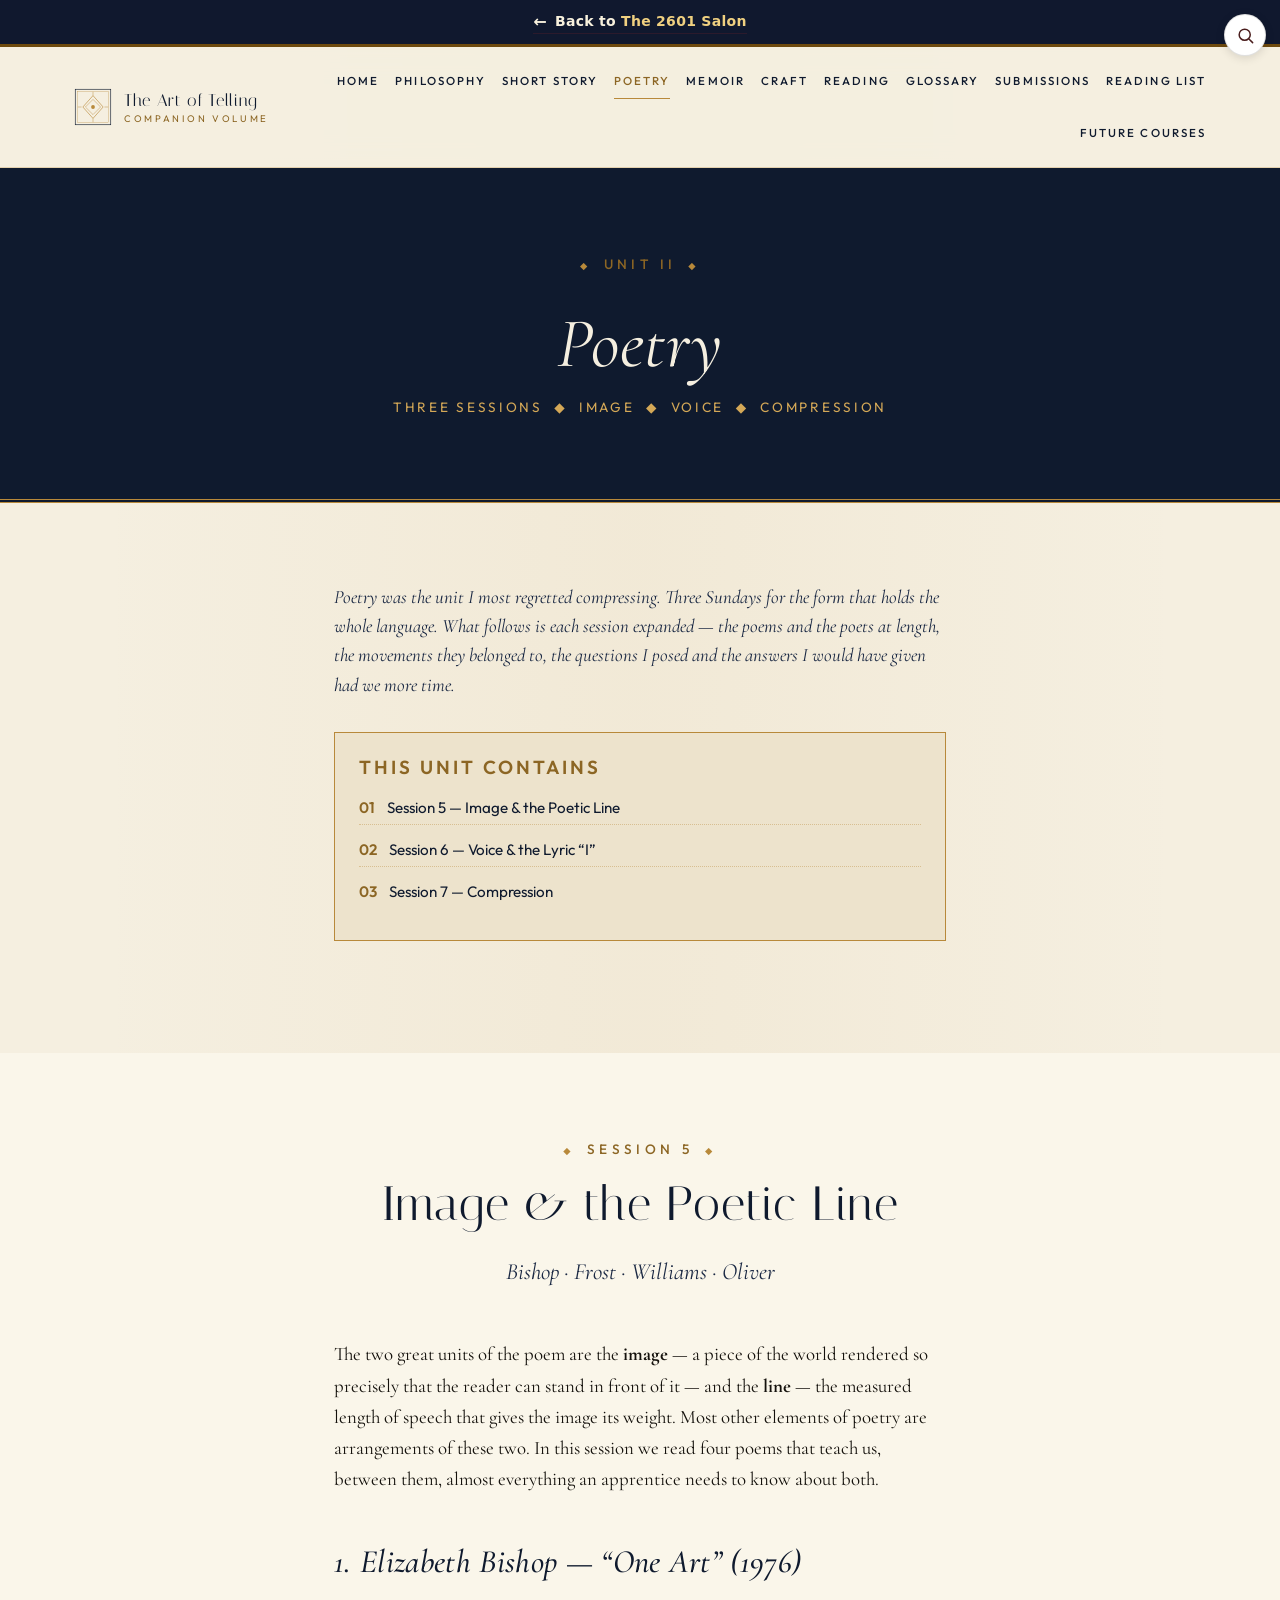
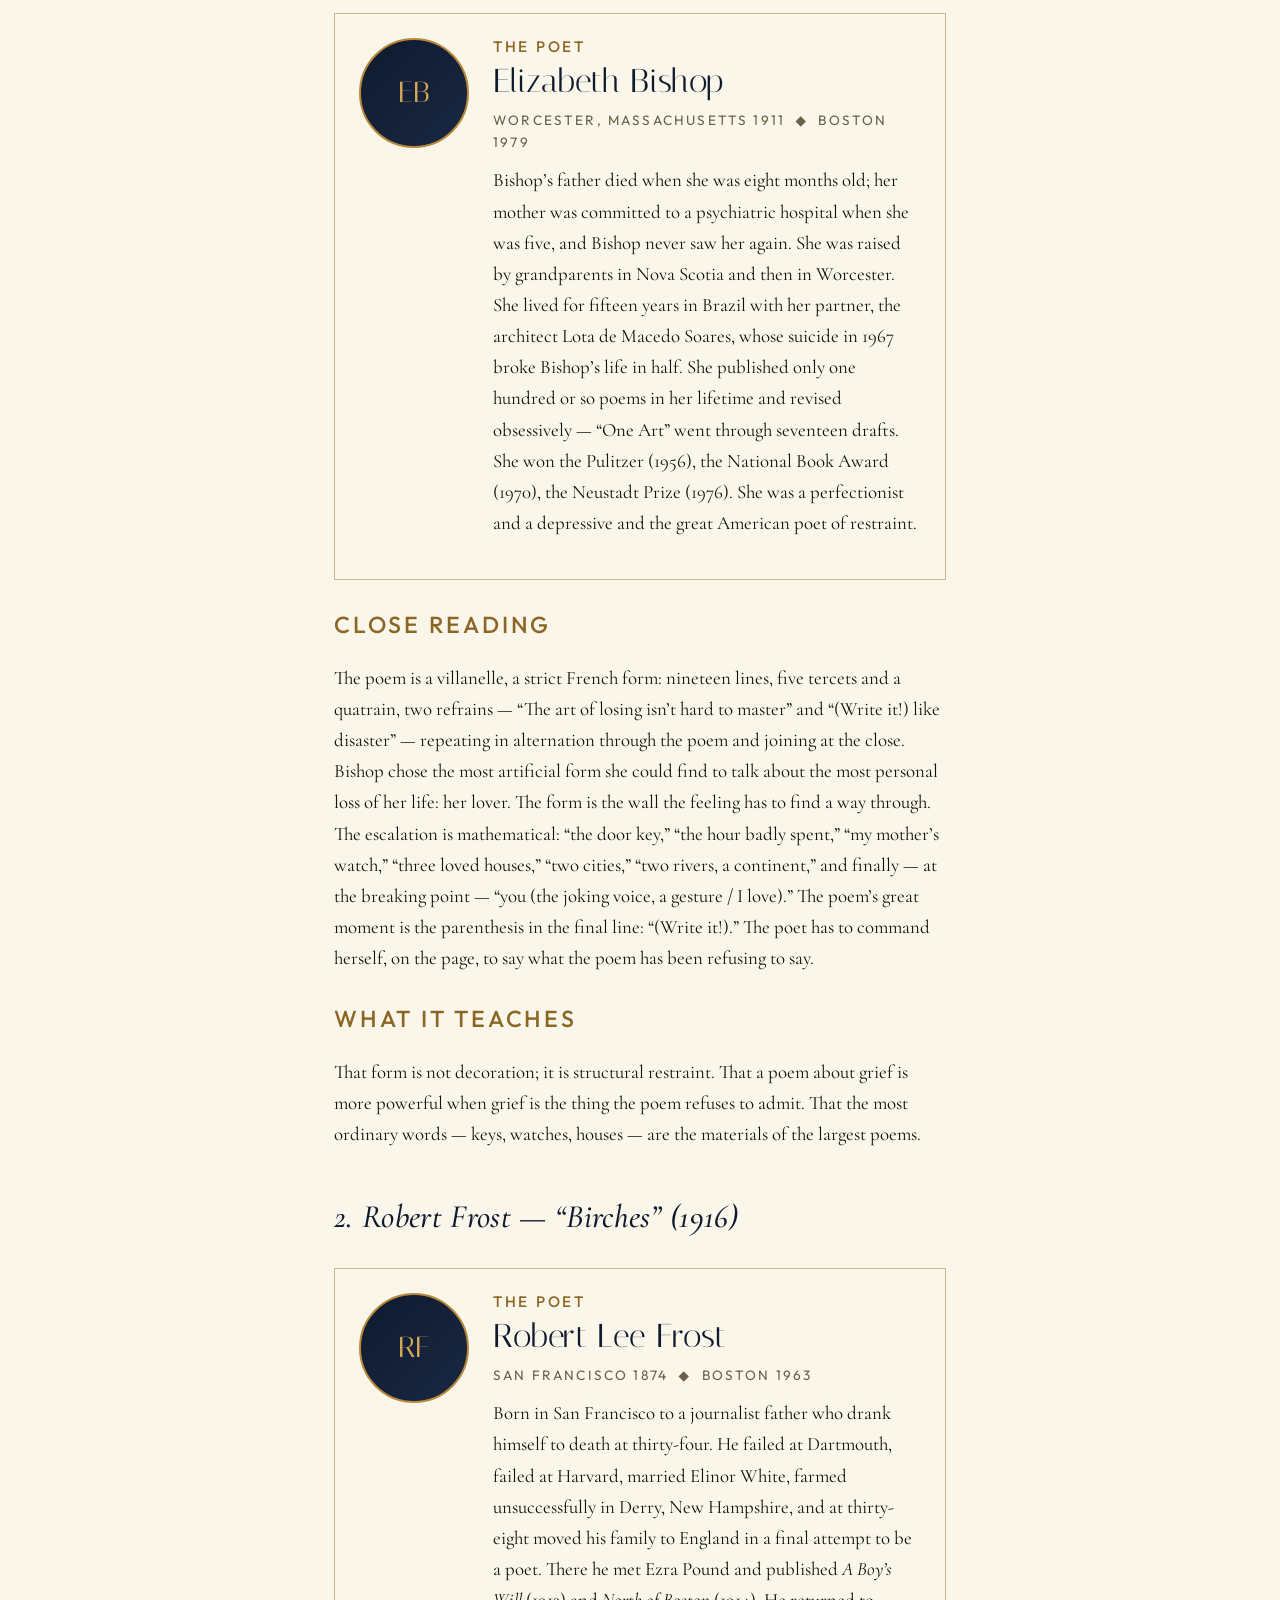
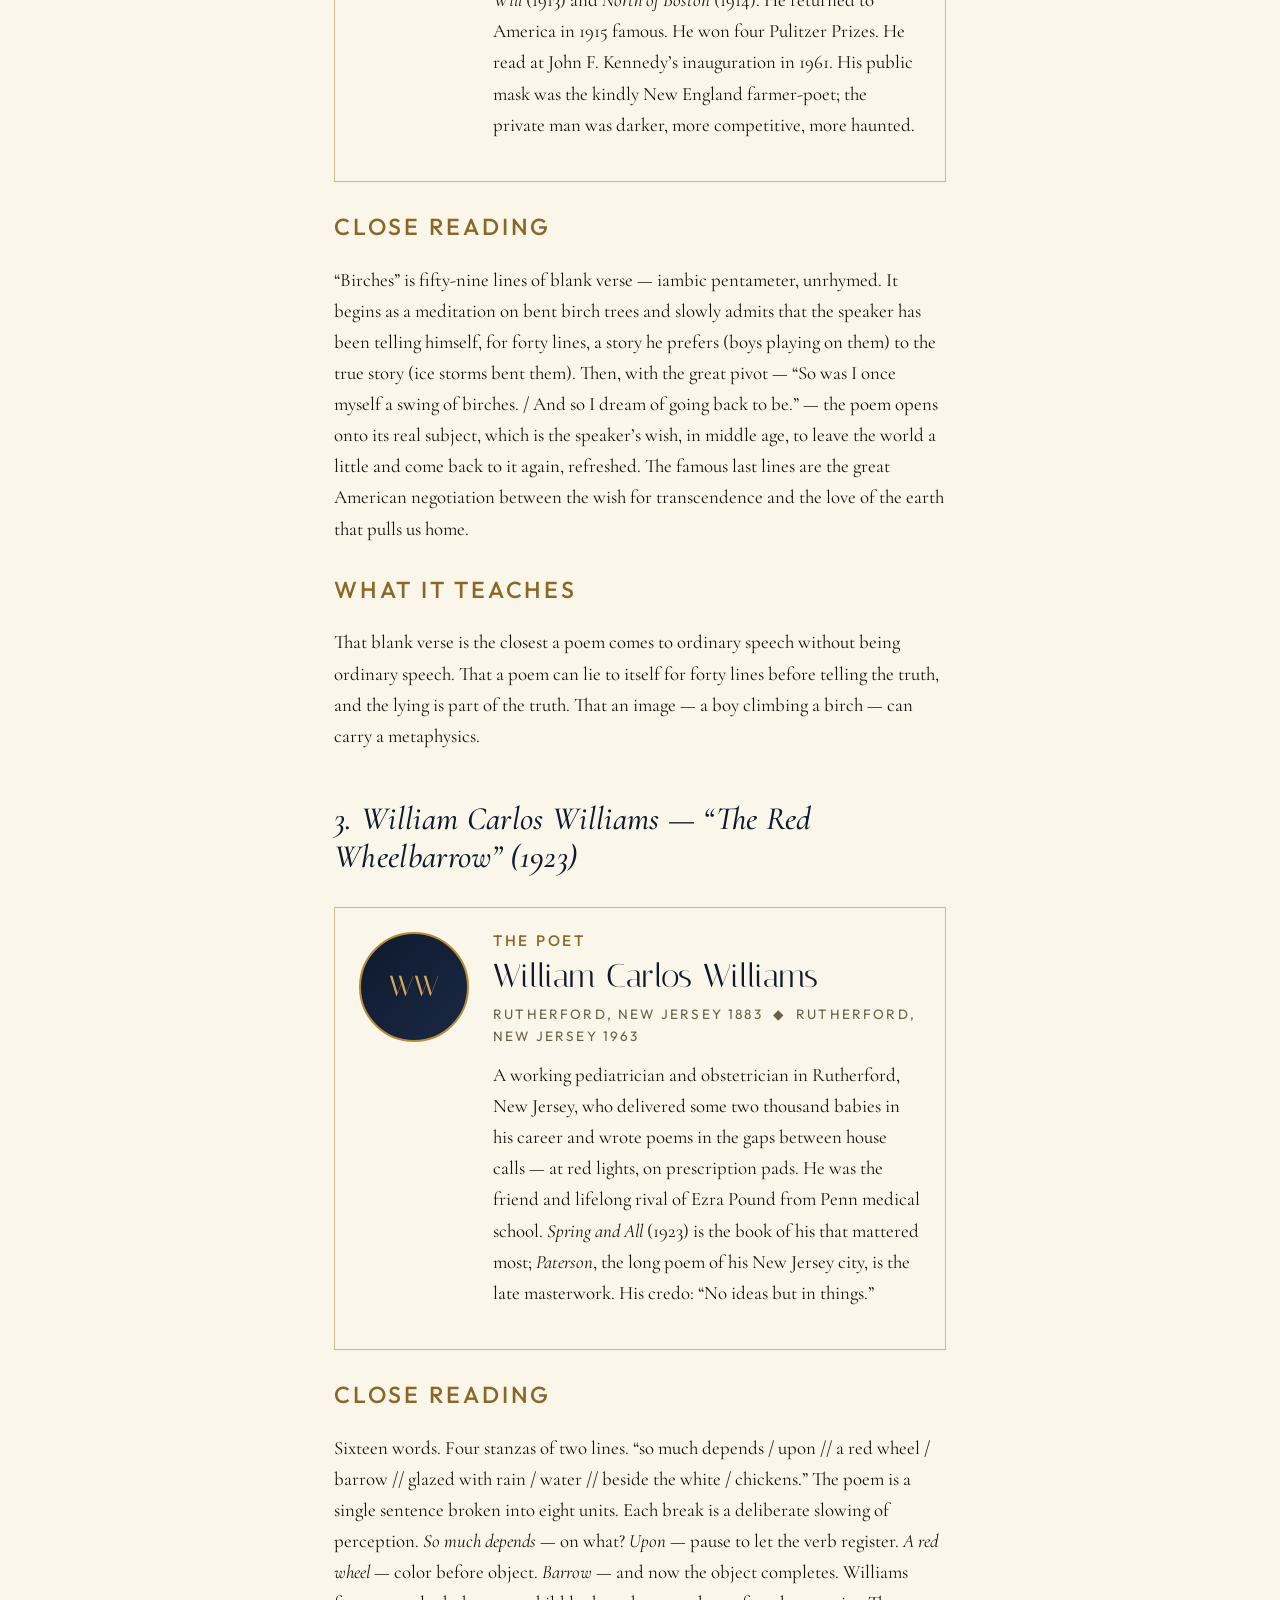
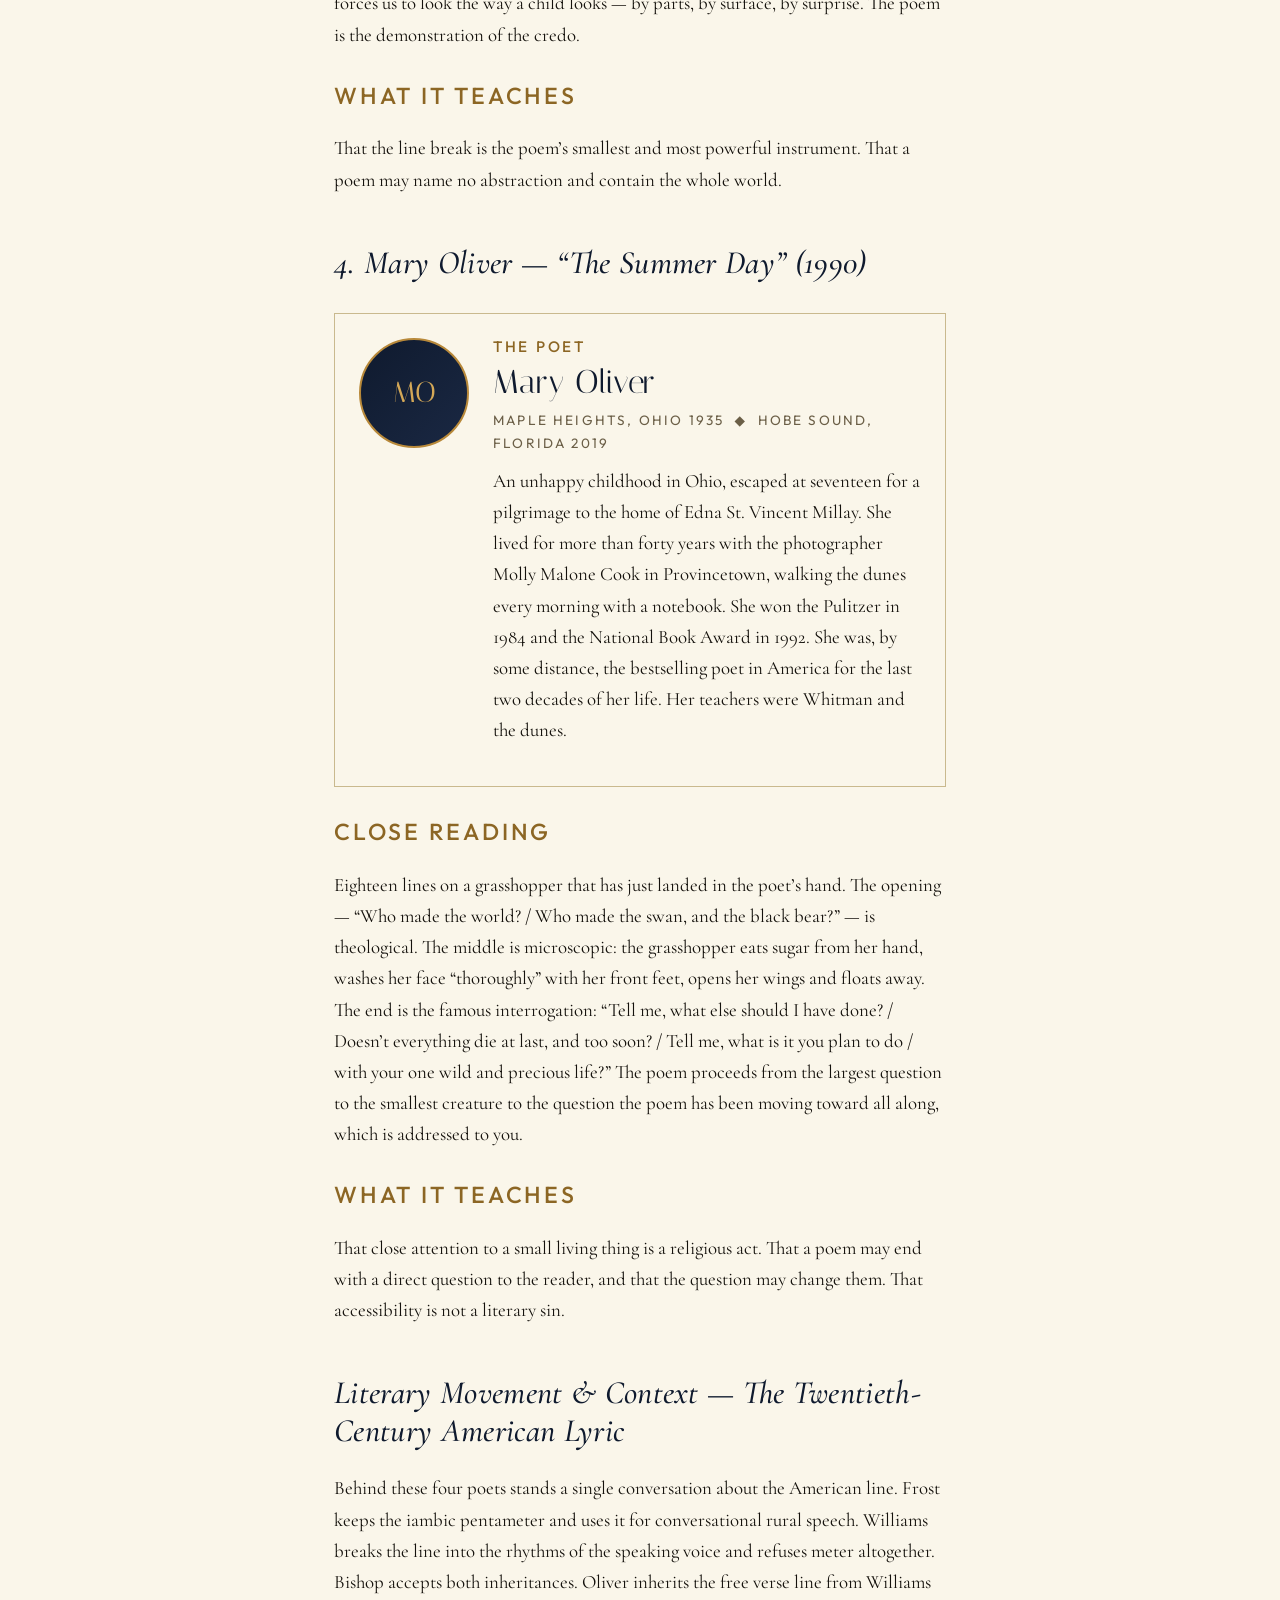
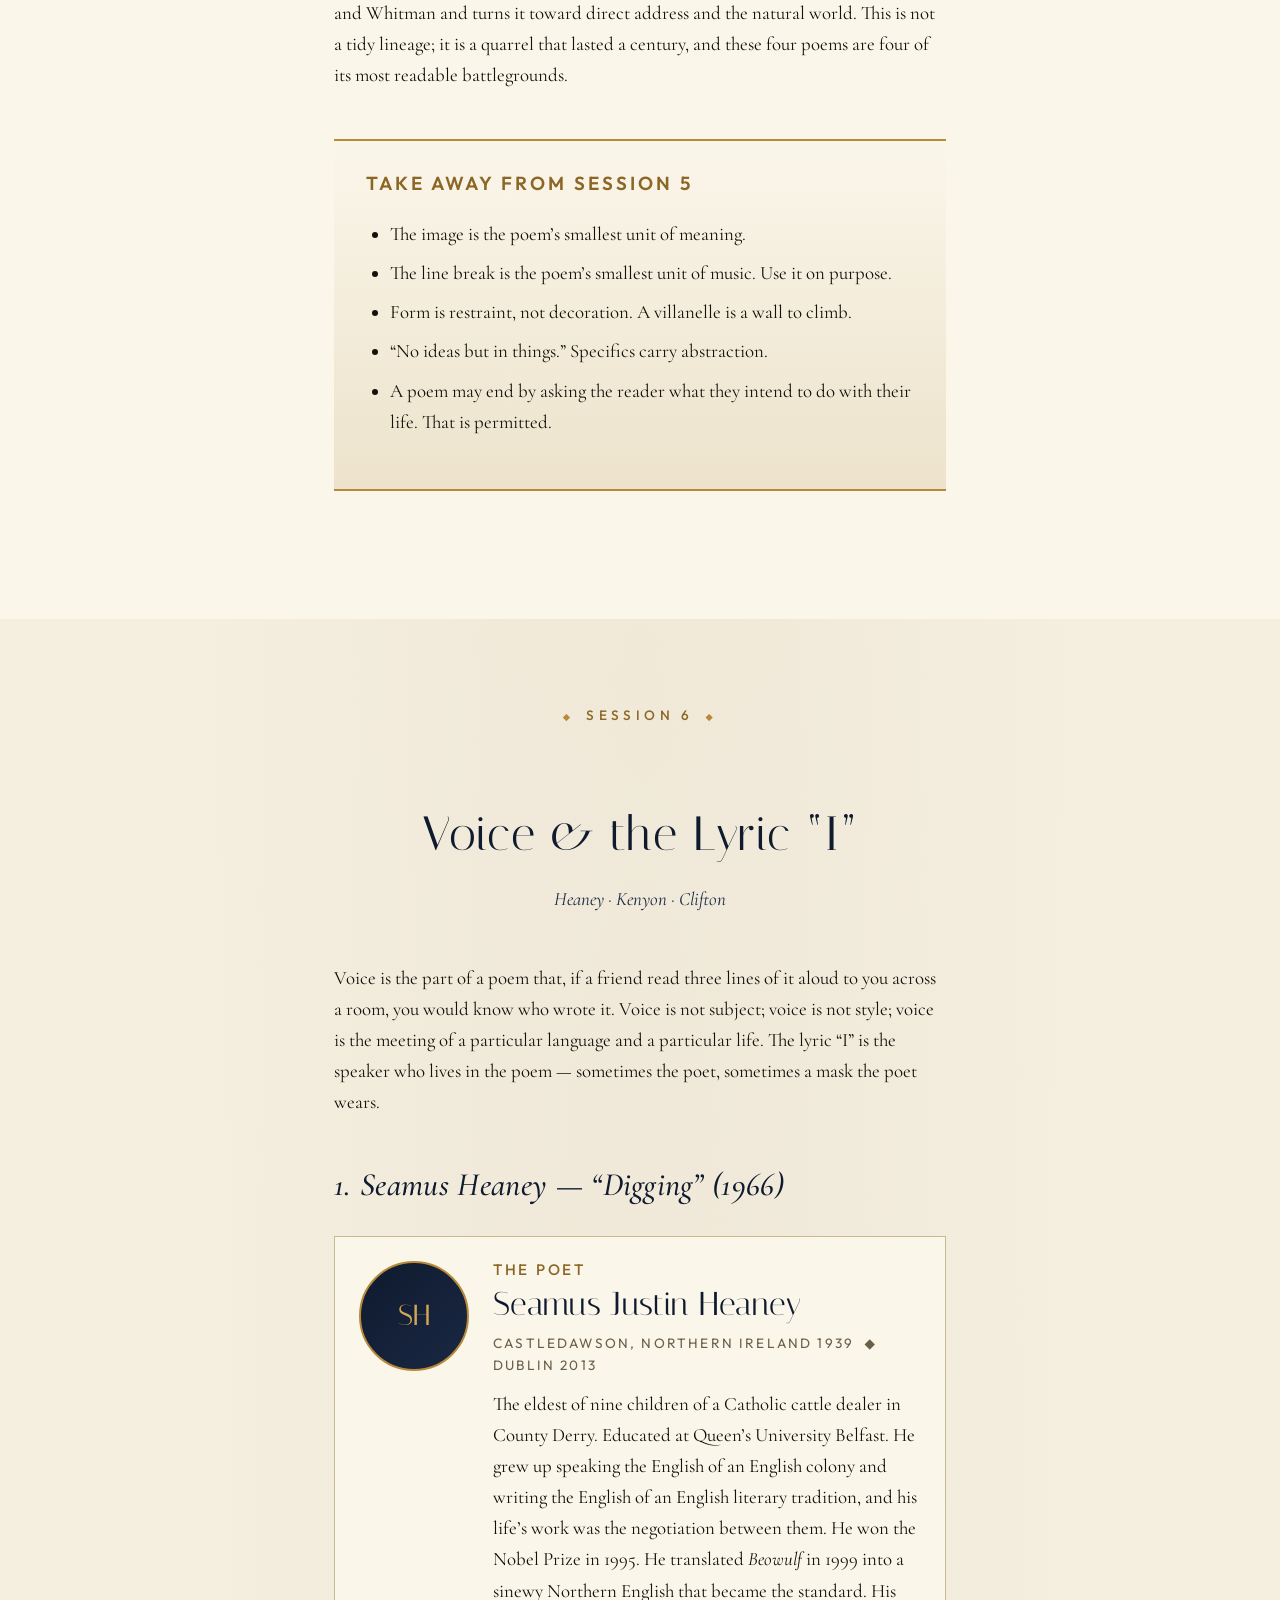
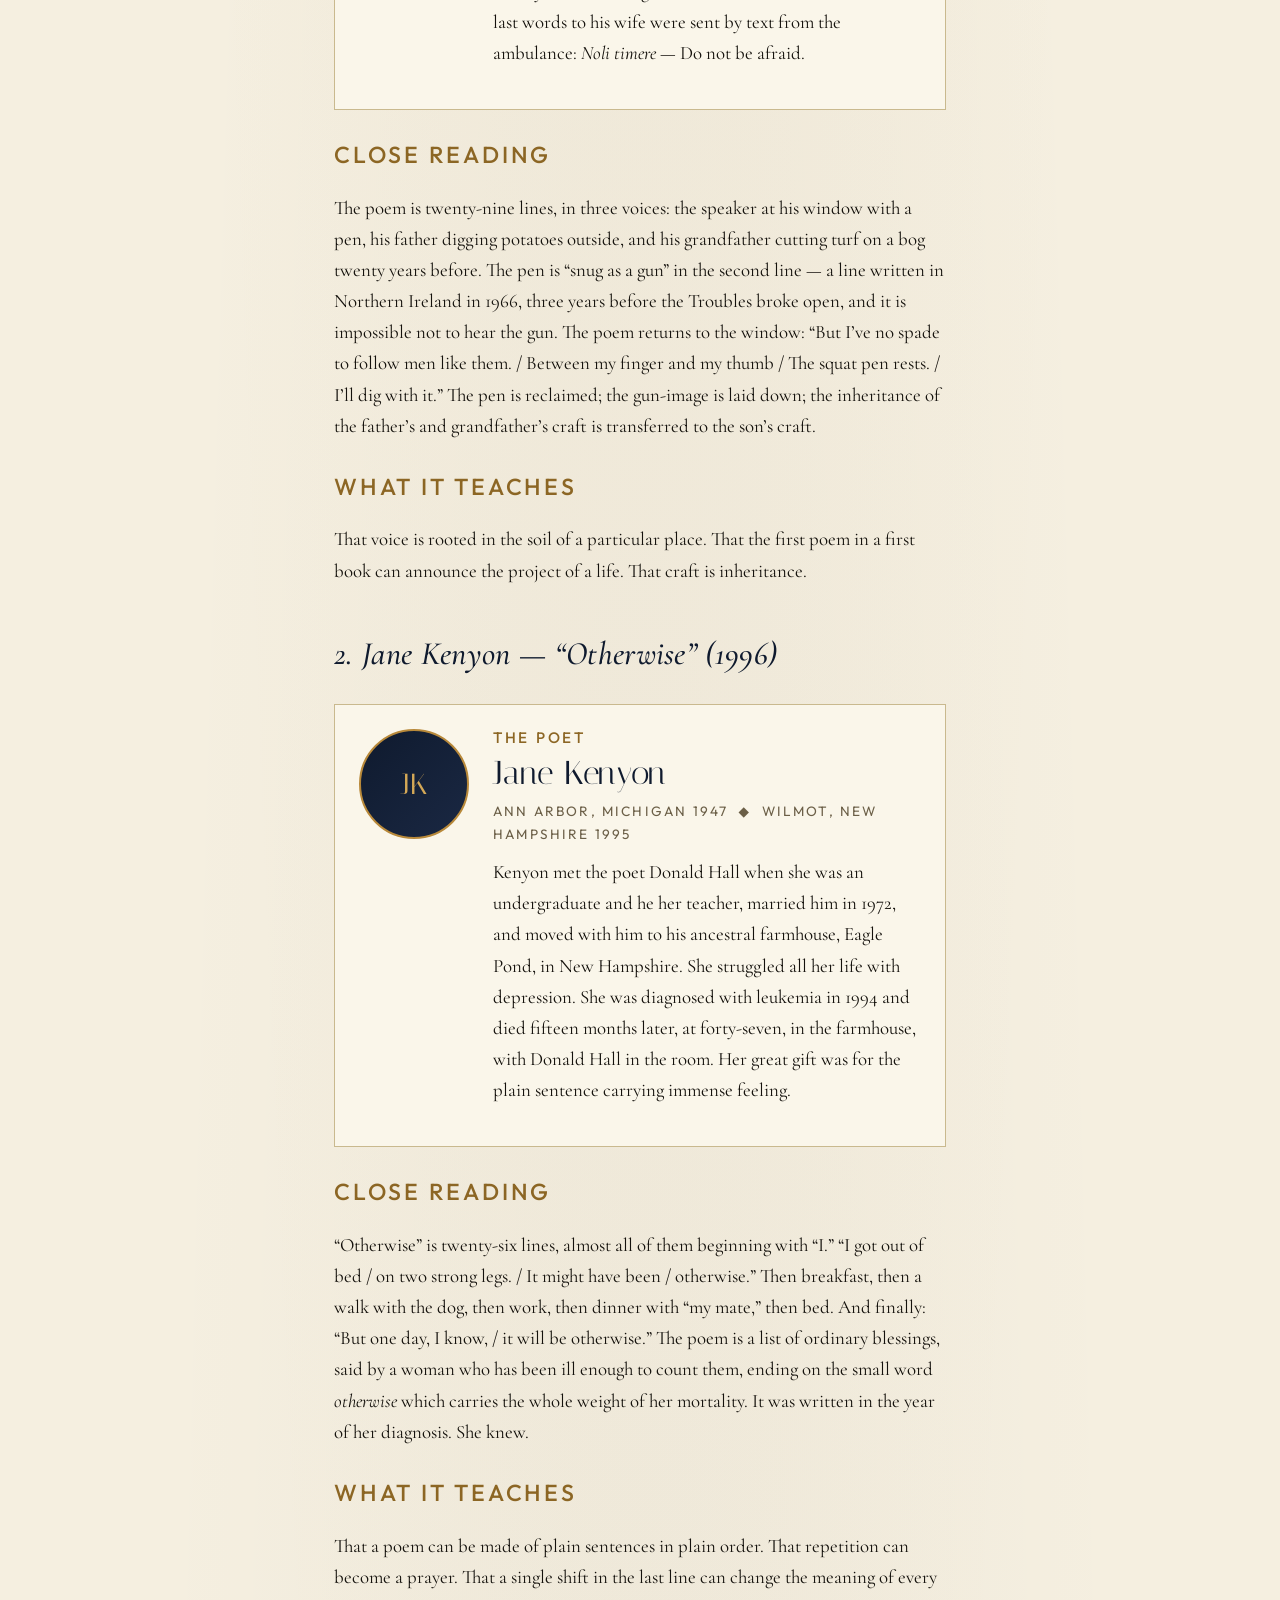
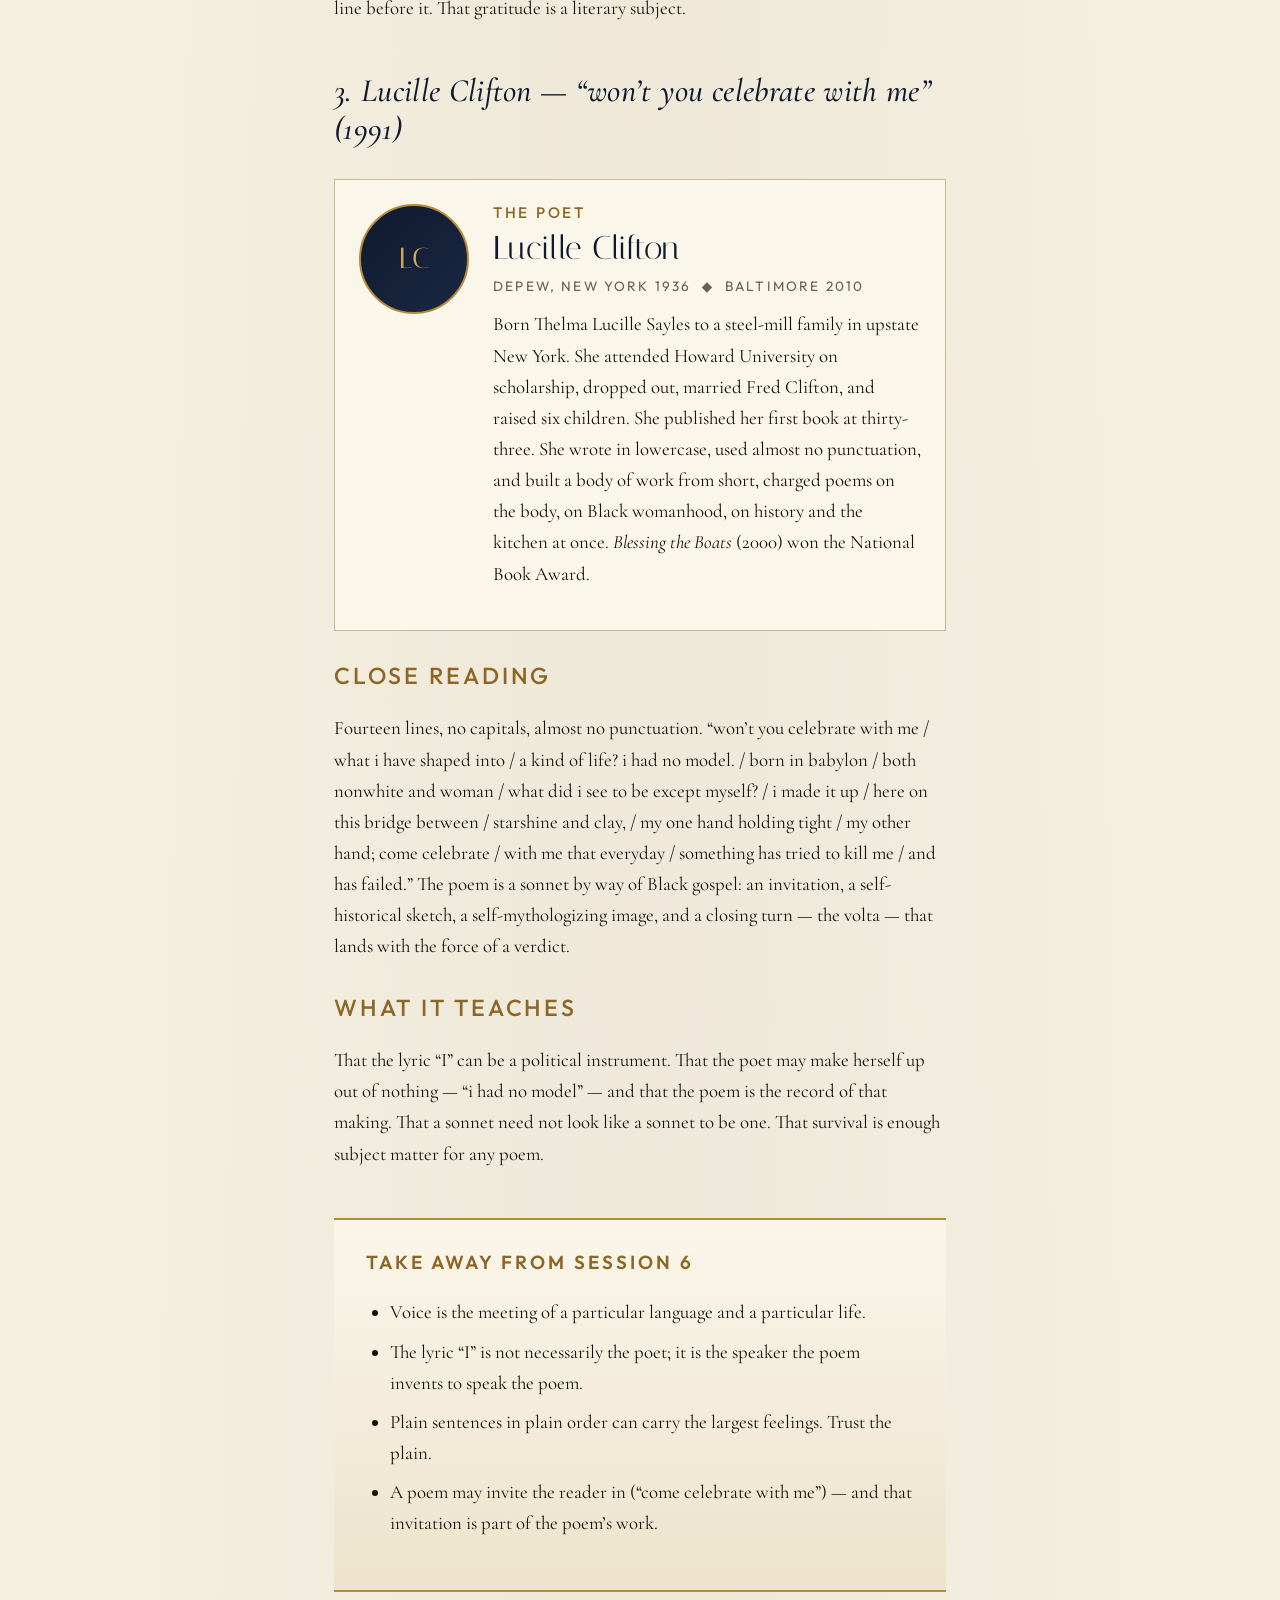
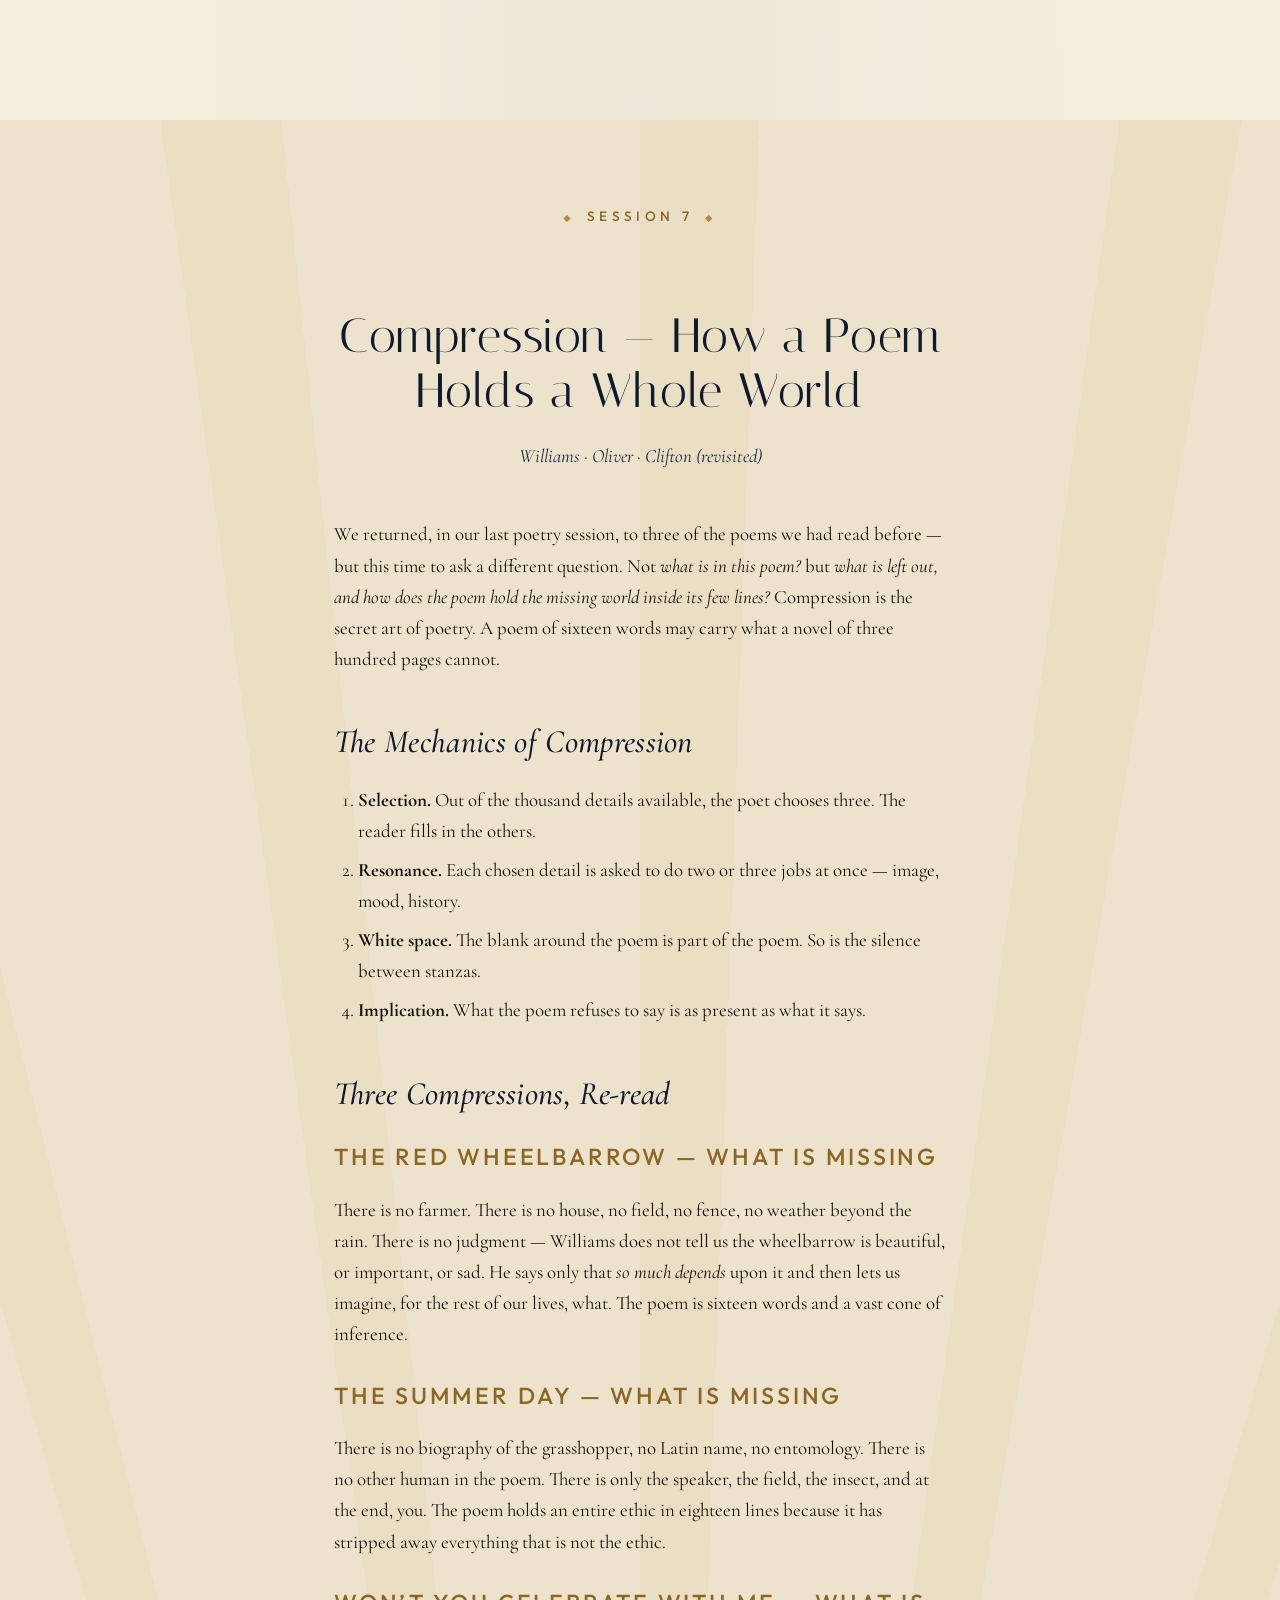
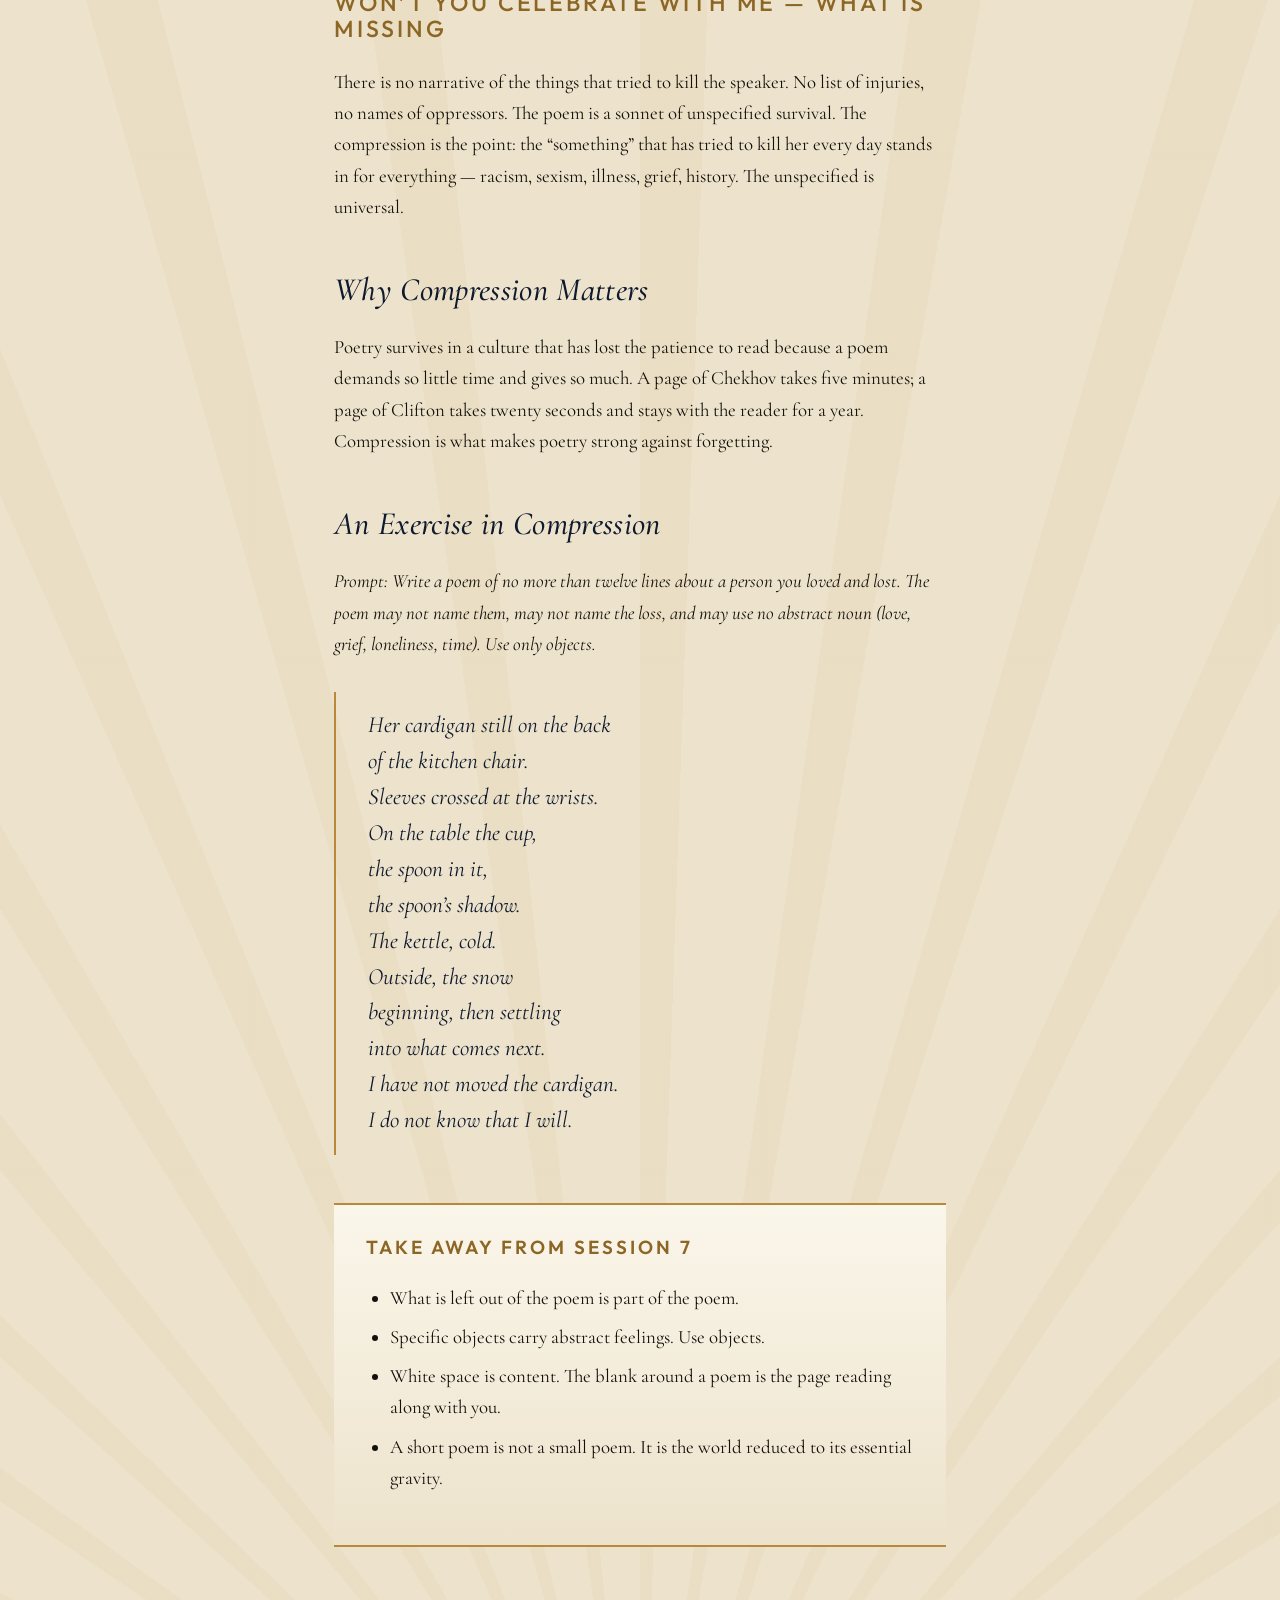
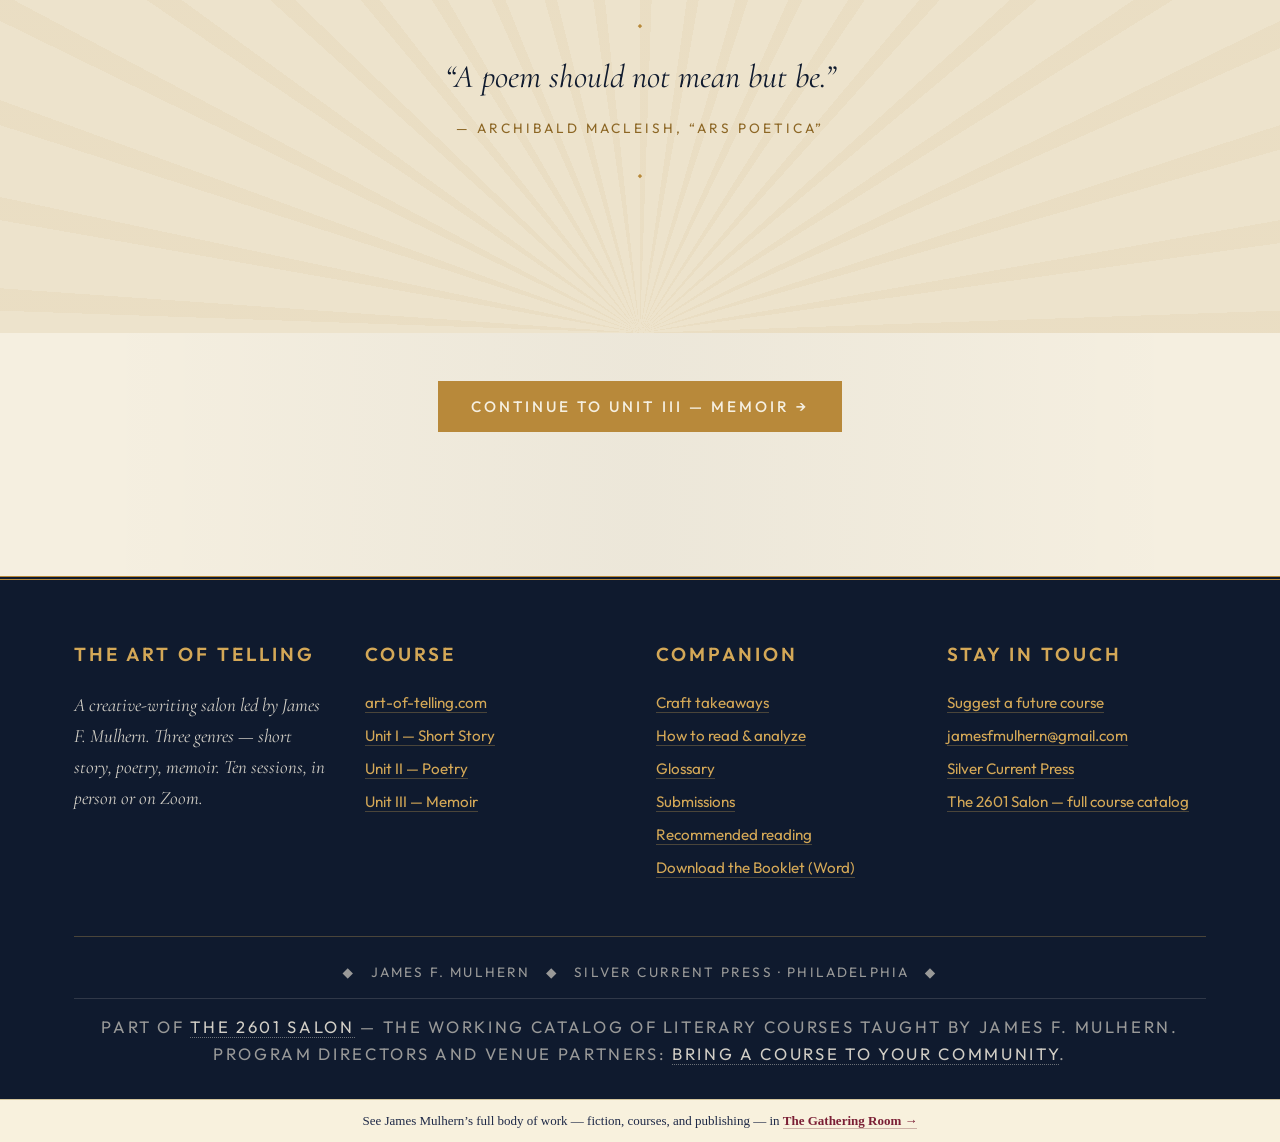
<file: unit-2-poetry.html>
<!doctype html>
<html lang="en">
<head>
<meta charset="utf-8">
<meta name="viewport" content="width=device-width, initial-scale=1">
<title>Unit II — Poetry | The Art of Telling Companion</title>
<link rel="preconnect" href="https://fonts.googleapis.com">
<link rel="preconnect" href="https://fonts.gstatic.com" crossorigin>
<link href="https://fonts.googleapis.com/css2?family=Cormorant+Garamond:ital,wght@0,400;0,500;0,600;1,400;1,500&family=Italiana&family=Outfit:wght@300;400;500;600&display=swap" rel="stylesheet">
<link rel="stylesheet" href="css/styles.css">
</head>
<body>
<!-- return-to-salon ribbon -->
<div id="scp-return-ribbon" style="
  background: #10182E;
  color: #F8F1DD;
  text-align: center;
  padding: 10px 16px;
  font-family: system-ui, -apple-system, 'Segoe UI', sans-serif;
  font-size: 14px;
  font-weight: 600;
  letter-spacing: 0.02em;
  border-bottom: 3px solid #6E4A0E;
  position: relative;
  z-index: 9999;
">
  <a href="https://salon.silvercurrentpress.com"
     style="color: #F8F1DD; text-decoration: none; display:inline-flex; align-items:center; gap:8px;"
     onmouseover="this.style.color='#F0D080'"
     onmouseout="this.style.color='#F8F1DD'">
    <span style="font-size:16px; line-height:1;">&#8592;</span>
    <span>Back to <strong style="color:#F0D080;">The 2601 Salon</strong></span>
  </a>
</div>

<div id="site-header"></div>

<section class="session-hero">
  <div class="container center">
    <span class="eyebrow">Unit II</span>
    <h1 style="font-family: var(--display); font-style: italic; font-size: var(--text-3xl);">Poetry</h1>
    <p class="session-meta">Three Sessions &nbsp;◆&nbsp; Image &nbsp;◆&nbsp; Voice &nbsp;◆&nbsp; Compression</p>
  </div>
</section>

<section>
  <div class="container">
    <div class="prose">
      <p class="lede">Poetry was the unit I most regretted compressing. Three Sundays for the form that holds the whole language. What follows is each session expanded — the poems and the poets at length, the movements they belonged to, the questions I posed and the answers I would have given had we more time.</p>
      <div class="toc">
        <h5>This Unit Contains</h5>
        <ol>
          <li><a href="#s5">Session 5 — Image &amp; the Poetic Line</a></li>
          <li><a href="#s6">Session 6 — Voice &amp; the Lyric “I”</a></li>
          <li><a href="#s7">Session 7 — Compression</a></li>
        </ol>
      </div>
    </div>
  </div>
</section>

<section id="s5" style="background: var(--ivory-soft);">
  <div class="container">
    <div class="center" style="margin-bottom: var(--space-12);">
      <span class="eyebrow">Session 5</span>
      <h2>Image &amp; the Poetic Line</h2>
      <p class="lede narrow">Bishop · Frost · Williams · Oliver</p>
    </div>
    <div class="prose">
      <p>The two great units of the poem are the <strong>image</strong> — a piece of the world rendered so precisely that the reader can stand in front of it — and the <strong>line</strong> — the measured length of speech that gives the image its weight. Most other elements of poetry are arrangements of these two. In this session we read four poems that teach us, between them, almost everything an apprentice needs to know about both.</p>

      <h3>1. Elizabeth Bishop — “One Art” (1976)</h3>
      <div class="author-panel">
        <div class="portrait">EB</div>
        <div>
          <h4>The Poet</h4>
          <h3>Elizabeth Bishop</h3>
          <p class="dates">Worcester, Massachusetts 1911 &nbsp;◆&nbsp; Boston 1979</p>
          <p>Bishop’s father died when she was eight months old; her mother was committed to a psychiatric hospital when she was five, and Bishop never saw her again. She was raised by grandparents in Nova Scotia and then in Worcester. She lived for fifteen years in Brazil with her partner, the architect Lota de Macedo Soares, whose suicide in 1967 broke Bishop’s life in half. She published only one hundred or so poems in her lifetime and revised obsessively — “One Art” went through seventeen drafts. She won the Pulitzer (1956), the National Book Award (1970), the Neustadt Prize (1976). She was a perfectionist and a depressive and the great American poet of restraint.</p>
        </div>
      </div>

      <h4>Close Reading</h4>
      <p>The poem is a villanelle, a strict French form: nineteen lines, five tercets and a quatrain, two refrains — “The art of losing isn’t hard to master” and “(Write it!) like disaster” — repeating in alternation through the poem and joining at the close. Bishop chose the most artificial form she could find to talk about the most personal loss of her life: her lover. The form is the wall the feeling has to find a way through. The escalation is mathematical: “the door key,” “the hour badly spent,” “my mother’s watch,” “three loved houses,” “two cities,” “two rivers, a continent,” and finally — at the breaking point — “you (the joking voice, a gesture / I love).” The poem’s great moment is the parenthesis in the final line: “(Write it!).” The poet has to command herself, on the page, to say what the poem has been refusing to say.</p>

      <h4>What It Teaches</h4>
      <p>That form is not decoration; it is structural restraint. That a poem about grief is more powerful when grief is the thing the poem refuses to admit. That the most ordinary words — keys, watches, houses — are the materials of the largest poems.</p>

      <h3>2. Robert Frost — “Birches” (1916)</h3>
      <div class="author-panel">
        <div class="portrait">RF</div>
        <div>
          <h4>The Poet</h4>
          <h3>Robert Lee Frost</h3>
          <p class="dates">San Francisco 1874 &nbsp;◆&nbsp; Boston 1963</p>
          <p>Born in San Francisco to a journalist father who drank himself to death at thirty-four. He failed at Dartmouth, failed at Harvard, married Elinor White, farmed unsuccessfully in Derry, New Hampshire, and at thirty-eight moved his family to England in a final attempt to be a poet. There he met Ezra Pound and published <em>A Boy’s Will</em> (1913) and <em>North of Boston</em> (1914). He returned to America in 1915 famous. He won four Pulitzer Prizes. He read at John F. Kennedy’s inauguration in 1961. His public mask was the kindly New England farmer-poet; the private man was darker, more competitive, more haunted.</p>
        </div>
      </div>

      <h4>Close Reading</h4>
      <p>“Birches” is fifty-nine lines of blank verse — iambic pentameter, unrhymed. It begins as a meditation on bent birch trees and slowly admits that the speaker has been telling himself, for forty lines, a story he prefers (boys playing on them) to the true story (ice storms bent them). Then, with the great pivot — “So was I once myself a swing of birches. / And so I dream of going back to be.” — the poem opens onto its real subject, which is the speaker’s wish, in middle age, to leave the world a little and come back to it again, refreshed. The famous last lines are the great American negotiation between the wish for transcendence and the love of the earth that pulls us home.</p>

      <h4>What It Teaches</h4>
      <p>That blank verse is the closest a poem comes to ordinary speech without being ordinary speech. That a poem can lie to itself for forty lines before telling the truth, and the lying is part of the truth. That an image — a boy climbing a birch — can carry a metaphysics.</p>

      <h3>3. William Carlos Williams — “The Red Wheelbarrow” (1923)</h3>
      <div class="author-panel">
        <div class="portrait">WW</div>
        <div>
          <h4>The Poet</h4>
          <h3>William Carlos Williams</h3>
          <p class="dates">Rutherford, New Jersey 1883 &nbsp;◆&nbsp; Rutherford, New Jersey 1963</p>
          <p>A working pediatrician and obstetrician in Rutherford, New Jersey, who delivered some two thousand babies in his career and wrote poems in the gaps between house calls — at red lights, on prescription pads. He was the friend and lifelong rival of Ezra Pound from Penn medical school. <em>Spring and All</em> (1923) is the book of his that mattered most; <em>Paterson</em>, the long poem of his New Jersey city, is the late masterwork. His credo: “No ideas but in things.”</p>
        </div>
      </div>

      <h4>Close Reading</h4>
      <p>Sixteen words. Four stanzas of two lines. “so much depends / upon // a red wheel / barrow // glazed with rain / water // beside the white / chickens.” The poem is a single sentence broken into eight units. Each break is a deliberate slowing of perception. <em>So much depends</em> — on what? <em>Upon</em> — pause to let the verb register. <em>A red wheel</em> — color before object. <em>Barrow</em> — and now the object completes. Williams forces us to look the way a child looks — by parts, by surface, by surprise. The poem is the demonstration of the credo.</p>

      <h4>What It Teaches</h4>
      <p>That the line break is the poem’s smallest and most powerful instrument. That a poem may name no abstraction and contain the whole world.</p>

      <h3>4. Mary Oliver — “The Summer Day” (1990)</h3>
      <div class="author-panel">
        <div class="portrait">MO</div>
        <div>
          <h4>The Poet</h4>
          <h3>Mary Oliver</h3>
          <p class="dates">Maple Heights, Ohio 1935 &nbsp;◆&nbsp; Hobe Sound, Florida 2019</p>
          <p>An unhappy childhood in Ohio, escaped at seventeen for a pilgrimage to the home of Edna St. Vincent Millay. She lived for more than forty years with the photographer Molly Malone Cook in Provincetown, walking the dunes every morning with a notebook. She won the Pulitzer in 1984 and the National Book Award in 1992. She was, by some distance, the bestselling poet in America for the last two decades of her life. Her teachers were Whitman and the dunes.</p>
        </div>
      </div>

      <h4>Close Reading</h4>
      <p>Eighteen lines on a grasshopper that has just landed in the poet’s hand. The opening — “Who made the world? / Who made the swan, and the black bear?” — is theological. The middle is microscopic: the grasshopper eats sugar from her hand, washes her face “thoroughly” with her front feet, opens her wings and floats away. The end is the famous interrogation: “Tell me, what else should I have done? / Doesn’t everything die at last, and too soon? / Tell me, what is it you plan to do / with your one wild and precious life?” The poem proceeds from the largest question to the smallest creature to the question the poem has been moving toward all along, which is addressed to you.</p>

      <h4>What It Teaches</h4>
      <p>That close attention to a small living thing is a religious act. That a poem may end with a direct question to the reader, and that the question may change them. That accessibility is not a literary sin.</p>

      <h3>Literary Movement &amp; Context — The Twentieth-Century American Lyric</h3>
      <p>Behind these four poets stands a single conversation about the American line. Frost keeps the iambic pentameter and uses it for conversational rural speech. Williams breaks the line into the rhythms of the speaking voice and refuses meter altogether. Bishop accepts both inheritances. Oliver inherits the free verse line from Williams and Whitman and turns it toward direct address and the natural world. This is not a tidy lineage; it is a quarrel that lasted a century, and these four poems are four of its most readable battlegrounds.</p>

      <div class="takeaway">
        <h5>Take Away From Session 5</h5>
        <ul>
          <li>The image is the poem’s smallest unit of meaning.</li>
          <li>The line break is the poem’s smallest unit of music. Use it on purpose.</li>
          <li>Form is restraint, not decoration. A villanelle is a wall to climb.</li>
          <li>“No ideas but in things.” Specifics carry abstraction.</li>
          <li>A poem may end by asking the reader what they intend to do with their life. That is permitted.</li>
        </ul>
      </div>
    </div>
  </div>
</section>

<section id="s6">
  <div class="container">
    <div class="prose">
      <div class="center" style="margin-bottom: var(--space-12);">
        <span class="eyebrow">Session 6</span>
        <h2>Voice &amp; the Lyric “I”</h2>
        <p class="lede">Heaney · Kenyon · Clifton</p>
      </div>

      <p>Voice is the part of a poem that, if a friend read three lines of it aloud to you across a room, you would know who wrote it. Voice is not subject; voice is not style; voice is the meeting of a particular language and a particular life. The lyric “I” is the speaker who lives in the poem — sometimes the poet, sometimes a mask the poet wears.</p>

      <h3>1. Seamus Heaney — “Digging” (1966)</h3>
      <div class="author-panel">
        <div class="portrait">SH</div>
        <div>
          <h4>The Poet</h4>
          <h3>Seamus Justin Heaney</h3>
          <p class="dates">Castledawson, Northern Ireland 1939 &nbsp;◆&nbsp; Dublin 2013</p>
          <p>The eldest of nine children of a Catholic cattle dealer in County Derry. Educated at Queen’s University Belfast. He grew up speaking the English of an English colony and writing the English of an English literary tradition, and his life’s work was the negotiation between them. He won the Nobel Prize in 1995. He translated <em>Beowulf</em> in 1999 into a sinewy Northern English that became the standard. His last words to his wife were sent by text from the ambulance: <em>Noli timere</em> — Do not be afraid.</p>
        </div>
      </div>

      <h4>Close Reading</h4>
      <p>The poem is twenty-nine lines, in three voices: the speaker at his window with a pen, his father digging potatoes outside, and his grandfather cutting turf on a bog twenty years before. The pen is “snug as a gun” in the second line — a line written in Northern Ireland in 1966, three years before the Troubles broke open, and it is impossible not to hear the gun. The poem returns to the window: “But I’ve no spade to follow men like them. / Between my finger and my thumb / The squat pen rests. / I’ll dig with it.” The pen is reclaimed; the gun-image is laid down; the inheritance of the father’s and grandfather’s craft is transferred to the son’s craft.</p>

      <h4>What It Teaches</h4>
      <p>That voice is rooted in the soil of a particular place. That the first poem in a first book can announce the project of a life. That craft is inheritance.</p>

      <h3>2. Jane Kenyon — “Otherwise” (1996)</h3>
      <div class="author-panel">
        <div class="portrait">JK</div>
        <div>
          <h4>The Poet</h4>
          <h3>Jane Kenyon</h3>
          <p class="dates">Ann Arbor, Michigan 1947 &nbsp;◆&nbsp; Wilmot, New Hampshire 1995</p>
          <p>Kenyon met the poet Donald Hall when she was an undergraduate and he her teacher, married him in 1972, and moved with him to his ancestral farmhouse, Eagle Pond, in New Hampshire. She struggled all her life with depression. She was diagnosed with leukemia in 1994 and died fifteen months later, at forty-seven, in the farmhouse, with Donald Hall in the room. Her great gift was for the plain sentence carrying immense feeling.</p>
        </div>
      </div>

      <h4>Close Reading</h4>
      <p>“Otherwise” is twenty-six lines, almost all of them beginning with “I.” “I got out of bed / on two strong legs. / It might have been / otherwise.” Then breakfast, then a walk with the dog, then work, then dinner with “my mate,” then bed. And finally: “But one day, I know, / it will be otherwise.” The poem is a list of ordinary blessings, said by a woman who has been ill enough to count them, ending on the small word <em>otherwise</em> which carries the whole weight of her mortality. It was written in the year of her diagnosis. She knew.</p>

      <h4>What It Teaches</h4>
      <p>That a poem can be made of plain sentences in plain order. That repetition can become a prayer. That a single shift in the last line can change the meaning of every line before it. That gratitude is a literary subject.</p>

      <h3>3. Lucille Clifton — “won’t you celebrate with me” (1991)</h3>
      <div class="author-panel">
        <div class="portrait">LC</div>
        <div>
          <h4>The Poet</h4>
          <h3>Lucille Clifton</h3>
          <p class="dates">Depew, New York 1936 &nbsp;◆&nbsp; Baltimore 2010</p>
          <p>Born Thelma Lucille Sayles to a steel-mill family in upstate New York. She attended Howard University on scholarship, dropped out, married Fred Clifton, and raised six children. She published her first book at thirty-three. She wrote in lowercase, used almost no punctuation, and built a body of work from short, charged poems on the body, on Black womanhood, on history and the kitchen at once. <em>Blessing the Boats</em> (2000) won the National Book Award.</p>
        </div>
      </div>

      <h4>Close Reading</h4>
      <p>Fourteen lines, no capitals, almost no punctuation. “won’t you celebrate with me / what i have shaped into / a kind of life? i had no model. / born in babylon / both nonwhite and woman / what did i see to be except myself? / i made it up / here on this bridge between / starshine and clay, / my one hand holding tight / my other hand; come celebrate / with me that everyday / something has tried to kill me / and has failed.” The poem is a sonnet by way of Black gospel: an invitation, a self-historical sketch, a self-mythologizing image, and a closing turn — the volta — that lands with the force of a verdict.</p>

      <h4>What It Teaches</h4>
      <p>That the lyric “I” can be a political instrument. That the poet may make herself up out of nothing — “i had no model” — and that the poem is the record of that making. That a sonnet need not look like a sonnet to be one. That survival is enough subject matter for any poem.</p>

      <div class="takeaway">
        <h5>Take Away From Session 6</h5>
        <ul>
          <li>Voice is the meeting of a particular language and a particular life.</li>
          <li>The lyric “I” is not necessarily the poet; it is the speaker the poem invents to speak the poem.</li>
          <li>Plain sentences in plain order can carry the largest feelings. Trust the plain.</li>
          <li>A poem may invite the reader in (“come celebrate with me”) — and that invitation is part of the poem’s work.</li>
        </ul>
      </div>
    </div>
  </div>
</section>

<section id="s7" class="sunburst-bg" style="background: var(--parchment);">
  <div class="container">
    <div class="prose">
      <div class="center" style="margin-bottom: var(--space-12);">
        <span class="eyebrow">Session 7</span>
        <h2>Compression — How a Poem Holds a Whole World</h2>
        <p class="lede">Williams · Oliver · Clifton (revisited)</p>
      </div>

      <p>We returned, in our last poetry session, to three of the poems we had read before — but this time to ask a different question. Not <em>what is in this poem?</em> but <em>what is left out, and how does the poem hold the missing world inside its few lines?</em> Compression is the secret art of poetry. A poem of sixteen words may carry what a novel of three hundred pages cannot.</p>

      <h3>The Mechanics of Compression</h3>
      <ol>
        <li><strong>Selection.</strong> Out of the thousand details available, the poet chooses three. The reader fills in the others.</li>
        <li><strong>Resonance.</strong> Each chosen detail is asked to do two or three jobs at once — image, mood, history.</li>
        <li><strong>White space.</strong> The blank around the poem is part of the poem. So is the silence between stanzas.</li>
        <li><strong>Implication.</strong> What the poem refuses to say is as present as what it says.</li>
      </ol>

      <h3>Three Compressions, Re-read</h3>

      <h4>The Red Wheelbarrow — what is missing</h4>
      <p>There is no farmer. There is no house, no field, no fence, no weather beyond the rain. There is no judgment — Williams does not tell us the wheelbarrow is beautiful, or important, or sad. He says only that <em>so much depends</em> upon it and then lets us imagine, for the rest of our lives, what. The poem is sixteen words and a vast cone of inference.</p>

      <h4>The Summer Day — what is missing</h4>
      <p>There is no biography of the grasshopper, no Latin name, no entomology. There is no other human in the poem. There is only the speaker, the field, the insect, and at the end, you. The poem holds an entire ethic in eighteen lines because it has stripped away everything that is not the ethic.</p>

      <h4>won’t you celebrate with me — what is missing</h4>
      <p>There is no narrative of the things that tried to kill the speaker. No list of injuries, no names of oppressors. The poem is a sonnet of unspecified survival. The compression is the point: the “something” that has tried to kill her every day stands in for everything — racism, sexism, illness, grief, history. The unspecified is universal.</p>

      <h3>Why Compression Matters</h3>
      <p>Poetry survives in a culture that has lost the patience to read because a poem demands so little time and gives so much. A page of Chekhov takes five minutes; a page of Clifton takes twenty seconds and stays with the reader for a year. Compression is what makes poetry strong against forgetting.</p>

      <h3>An Exercise in Compression</h3>
      <p><em>Prompt: Write a poem of no more than twelve lines about a person you loved and lost. The poem may not name them, may not name the loss, and may use no abstract noun (love, grief, loneliness, time). Use only objects.</em></p>

      <blockquote>
        Her cardigan still on the back<br>
        of the kitchen chair.<br>
        Sleeves crossed at the wrists.<br>
        On the table the cup,<br>
        the spoon in it,<br>
        the spoon’s shadow.<br>
        The kettle, cold.<br>
        Outside, the snow<br>
        beginning, then settling<br>
        into what comes next.<br>
        I have not moved the cardigan.<br>
        I do not know that I will.
      </blockquote>

      <div class="takeaway">
        <h5>Take Away From Session 7</h5>
        <ul>
          <li>What is left out of the poem is part of the poem.</li>
          <li>Specific objects carry abstract feelings. Use objects.</li>
          <li>White space is content. The blank around a poem is the page reading along with you.</li>
          <li>A short poem is not a small poem. It is the world reduced to its essential gravity.</li>
        </ul>
      </div>

      <div class="pullquote">
        “A poem should not mean but be.”<br>
        <span style="font-family: var(--ui); font-style: normal; font-size: var(--text-xs); letter-spacing: 0.22em; text-transform: uppercase; color: var(--gold-deep);">— Archibald MacLeish, “Ars Poetica”</span>
      </div>
    </div>
  </div>
</section>

<section class="section-tight">
  <div class="container center">
    <a class="btn btn--gold" href="unit-3-memoir.html">Continue to Unit III — Memoir →</a>
  </div>
</section>

<div id="site-footer"></div>
<script src="js/site.js"></script>
<div id="mulhern-gathering-room-bar" style="background:#F8F1DD;color:#1E2947;text-align:center;padding:10px 16px;font-family:Georgia,'EB Garamond',serif;font-size:13px;border-top:1px solid #d4c69e;">See James Mulhern&rsquo;s full body of work &mdash; fiction, courses, and publishing &mdash; in <a href="https://silvercurrentpress.com/elsewhere.html" style="color:#7B1F35;font-weight:600;text-decoration:none;">The Gathering Room &rarr;</a></div>
<script src="js/return-ribbon.js" defer></script>
<script src="site-search.js" defer></script>
</body>
</html>
</file>
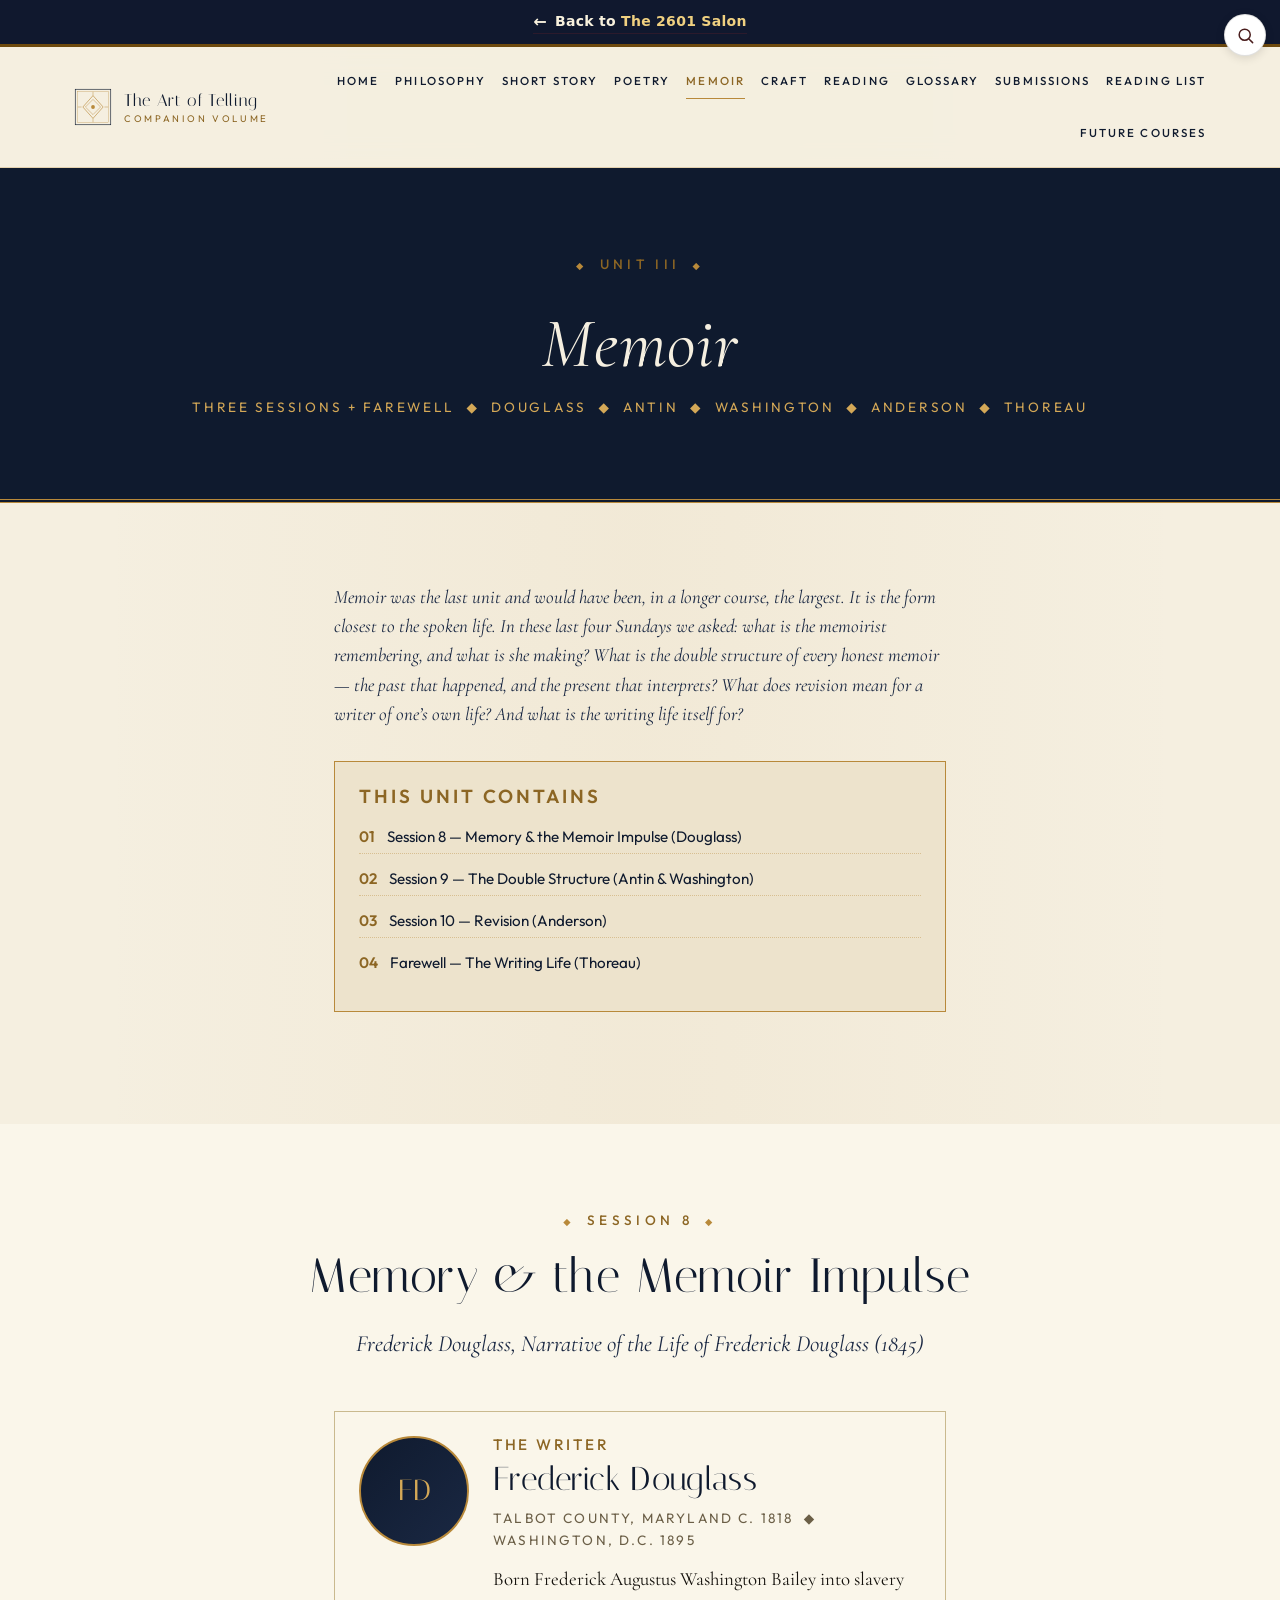
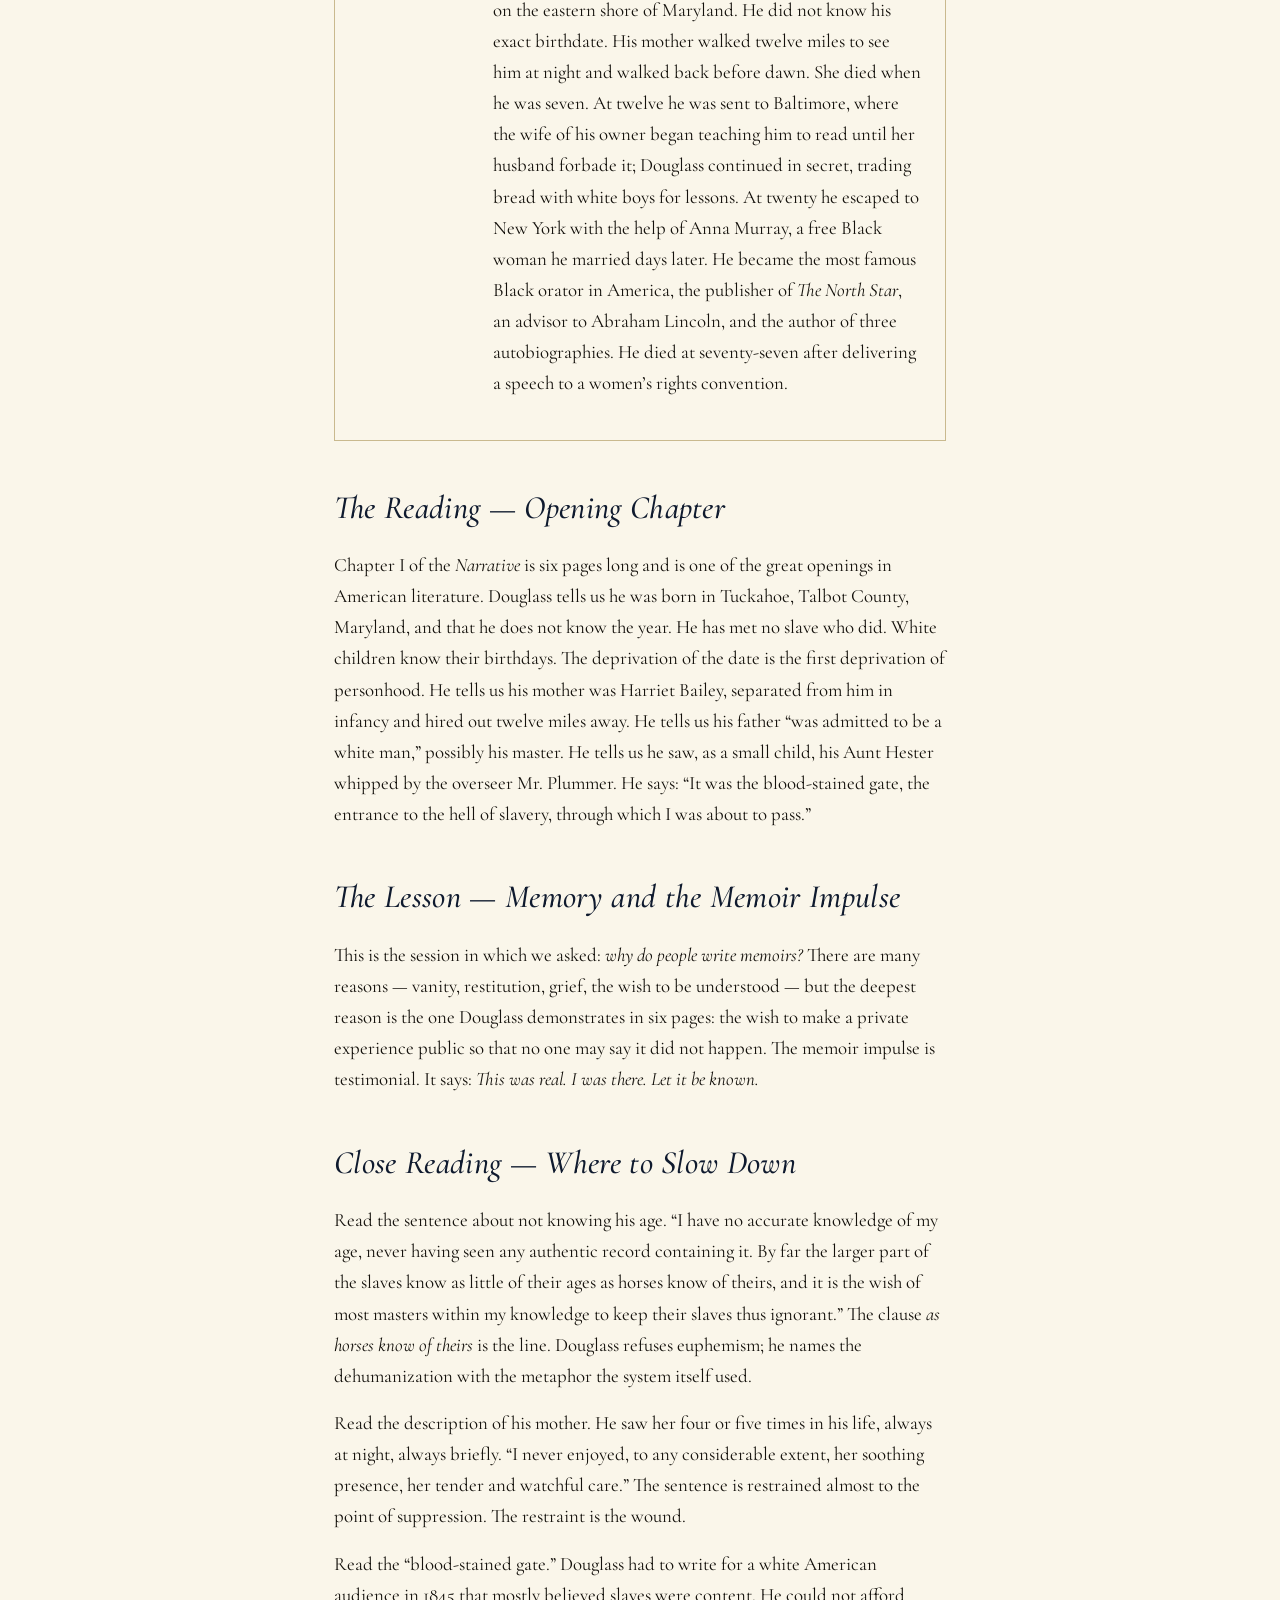
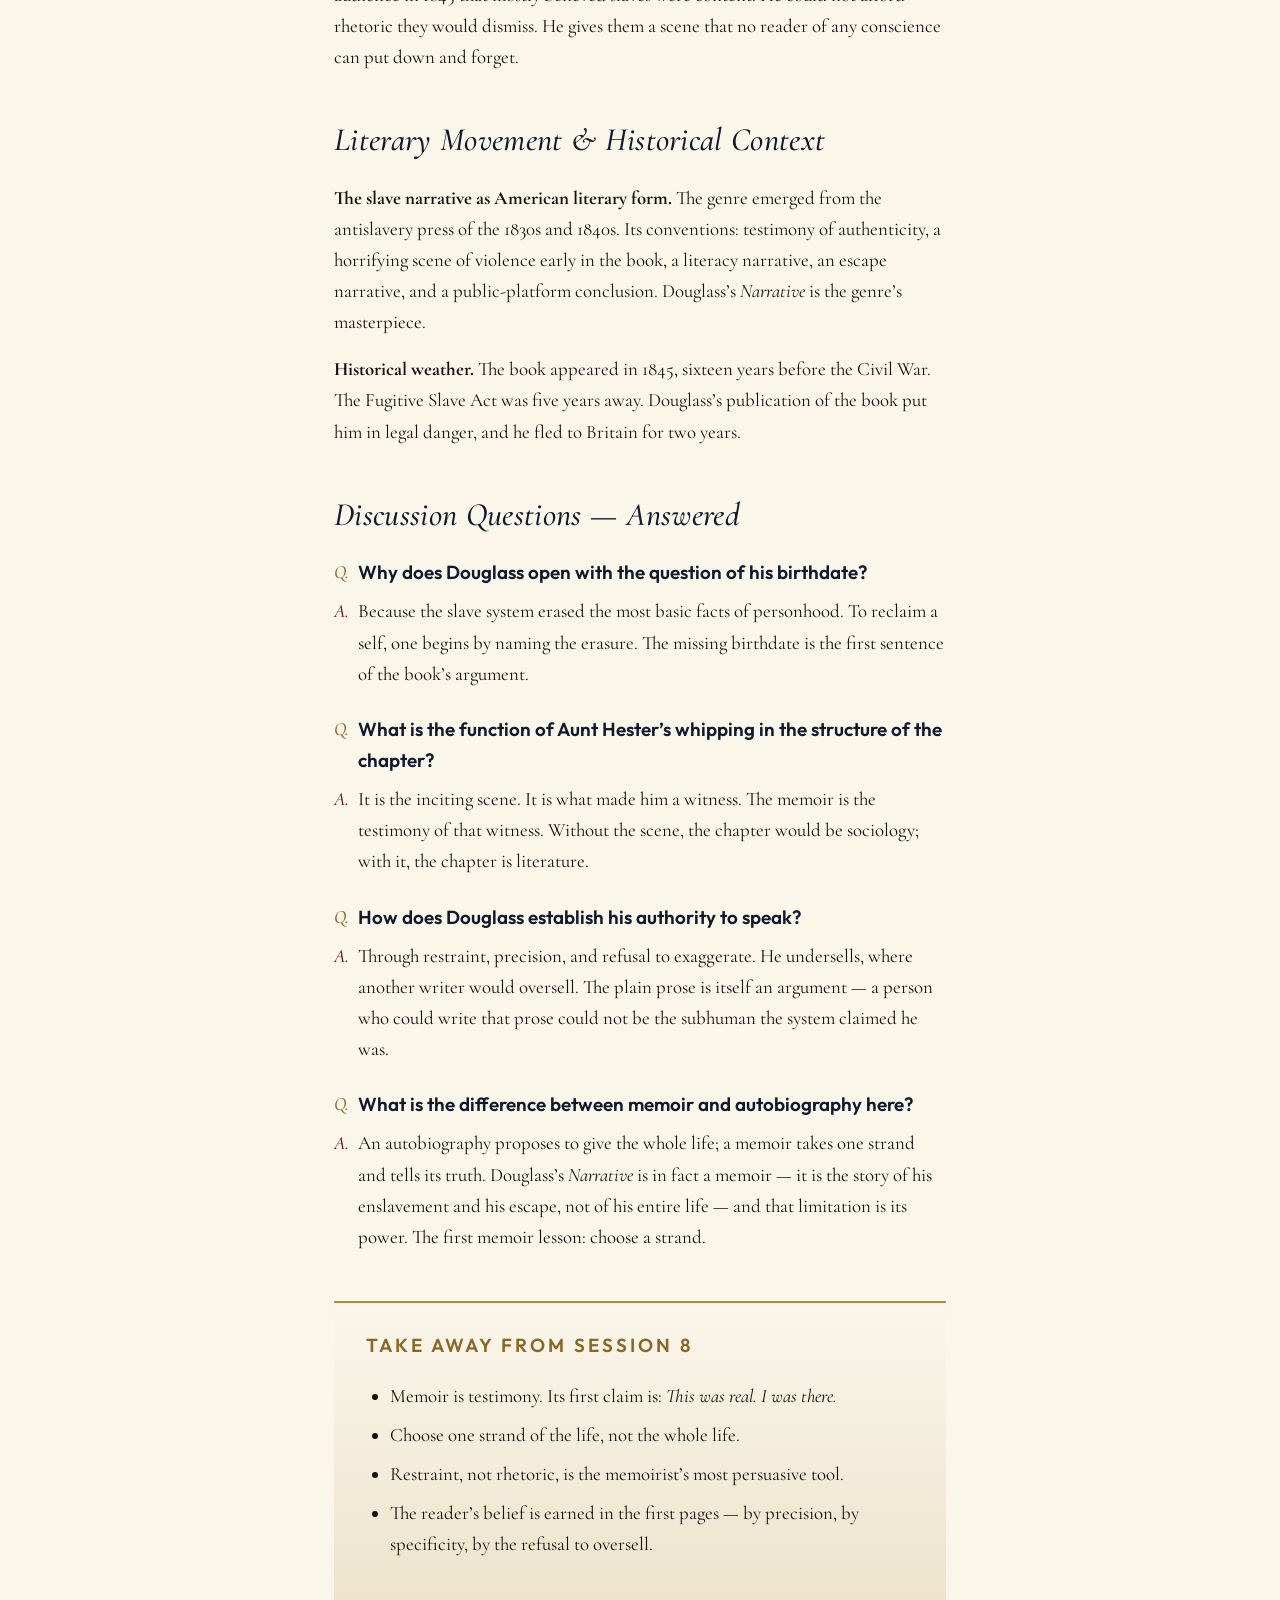
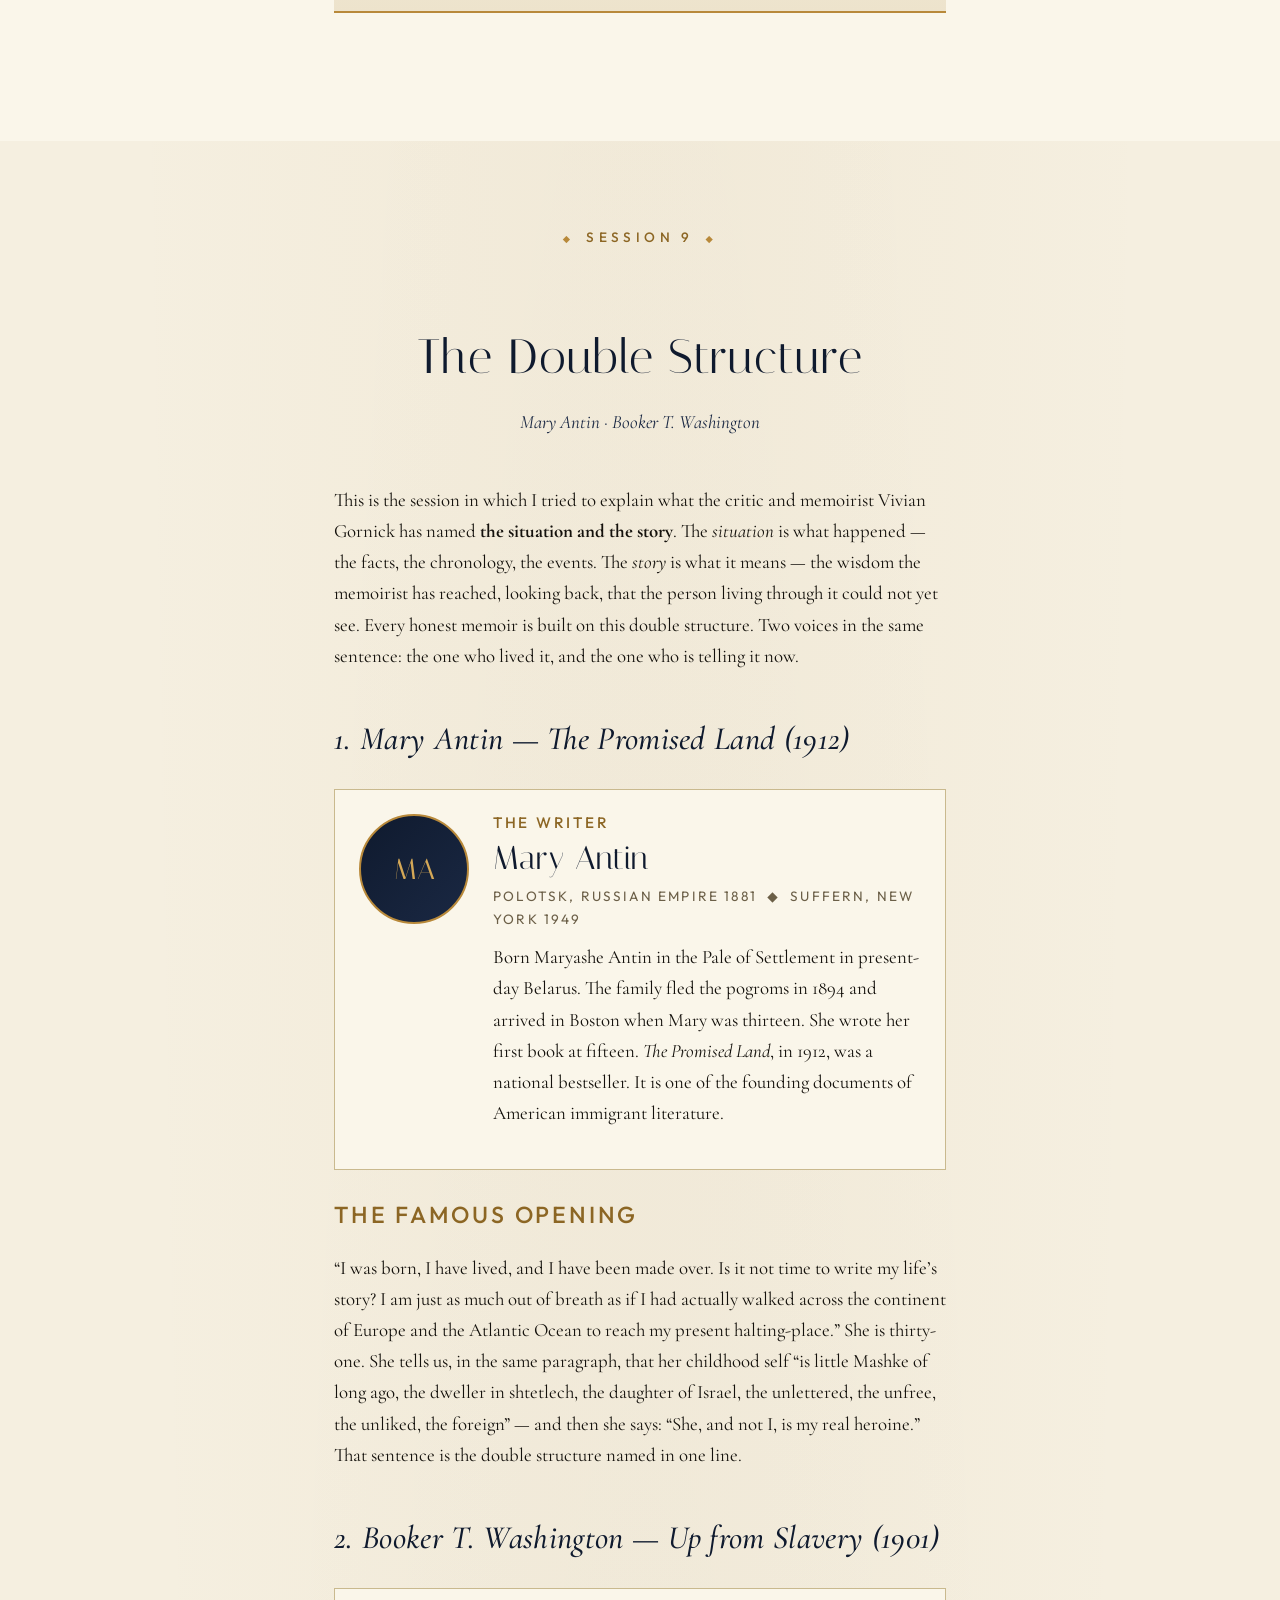
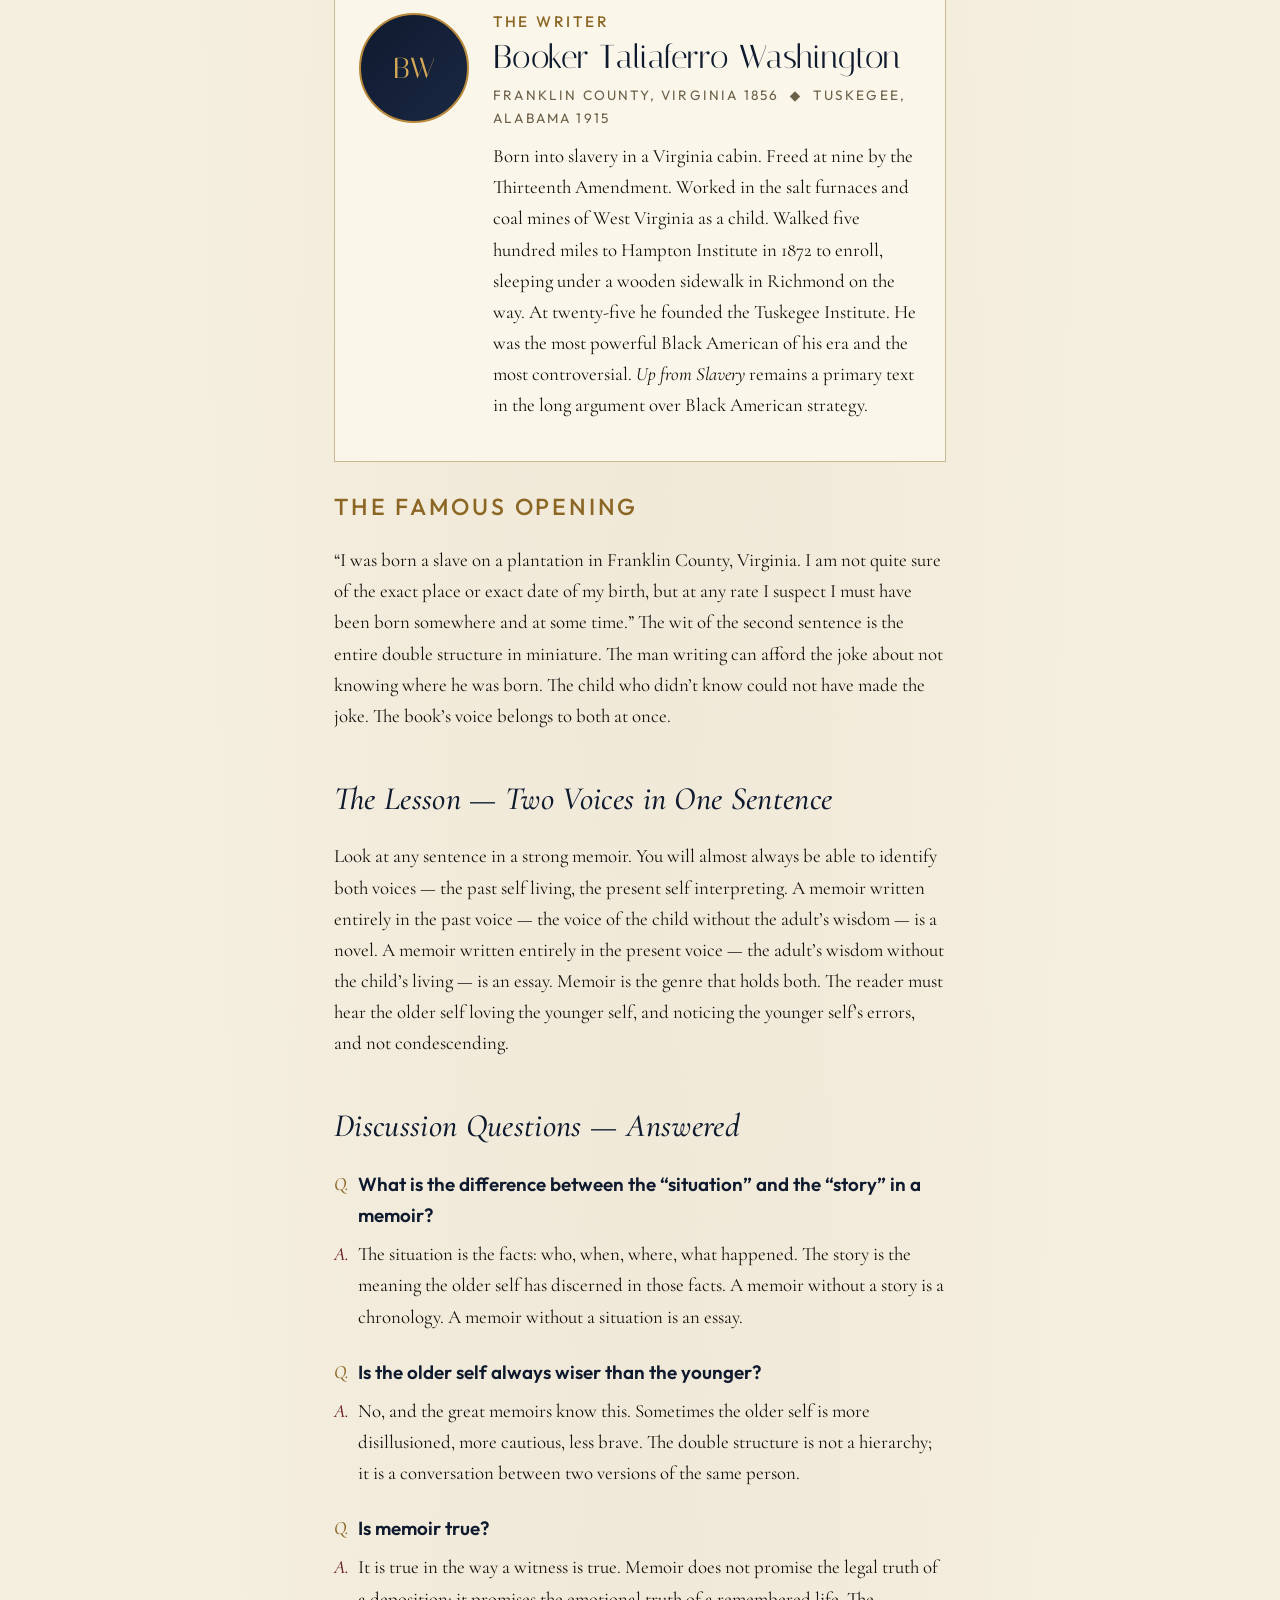
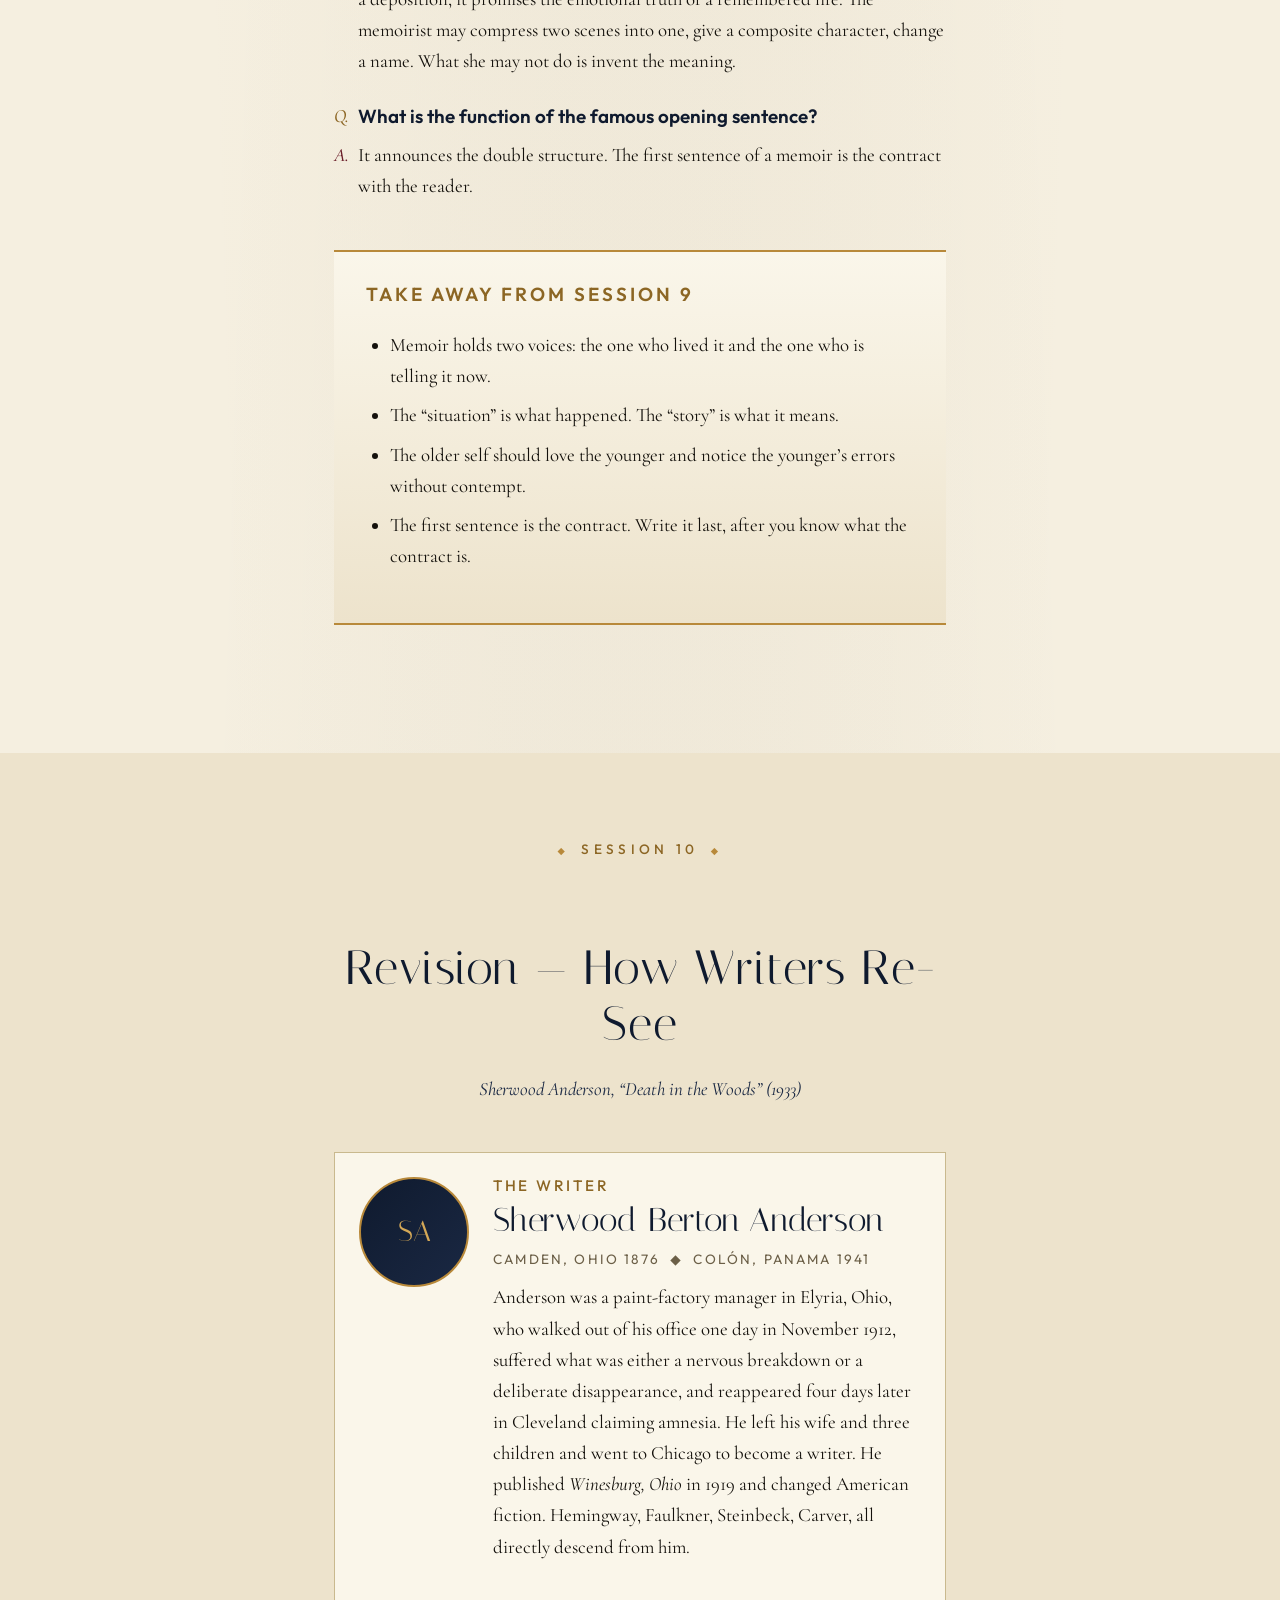
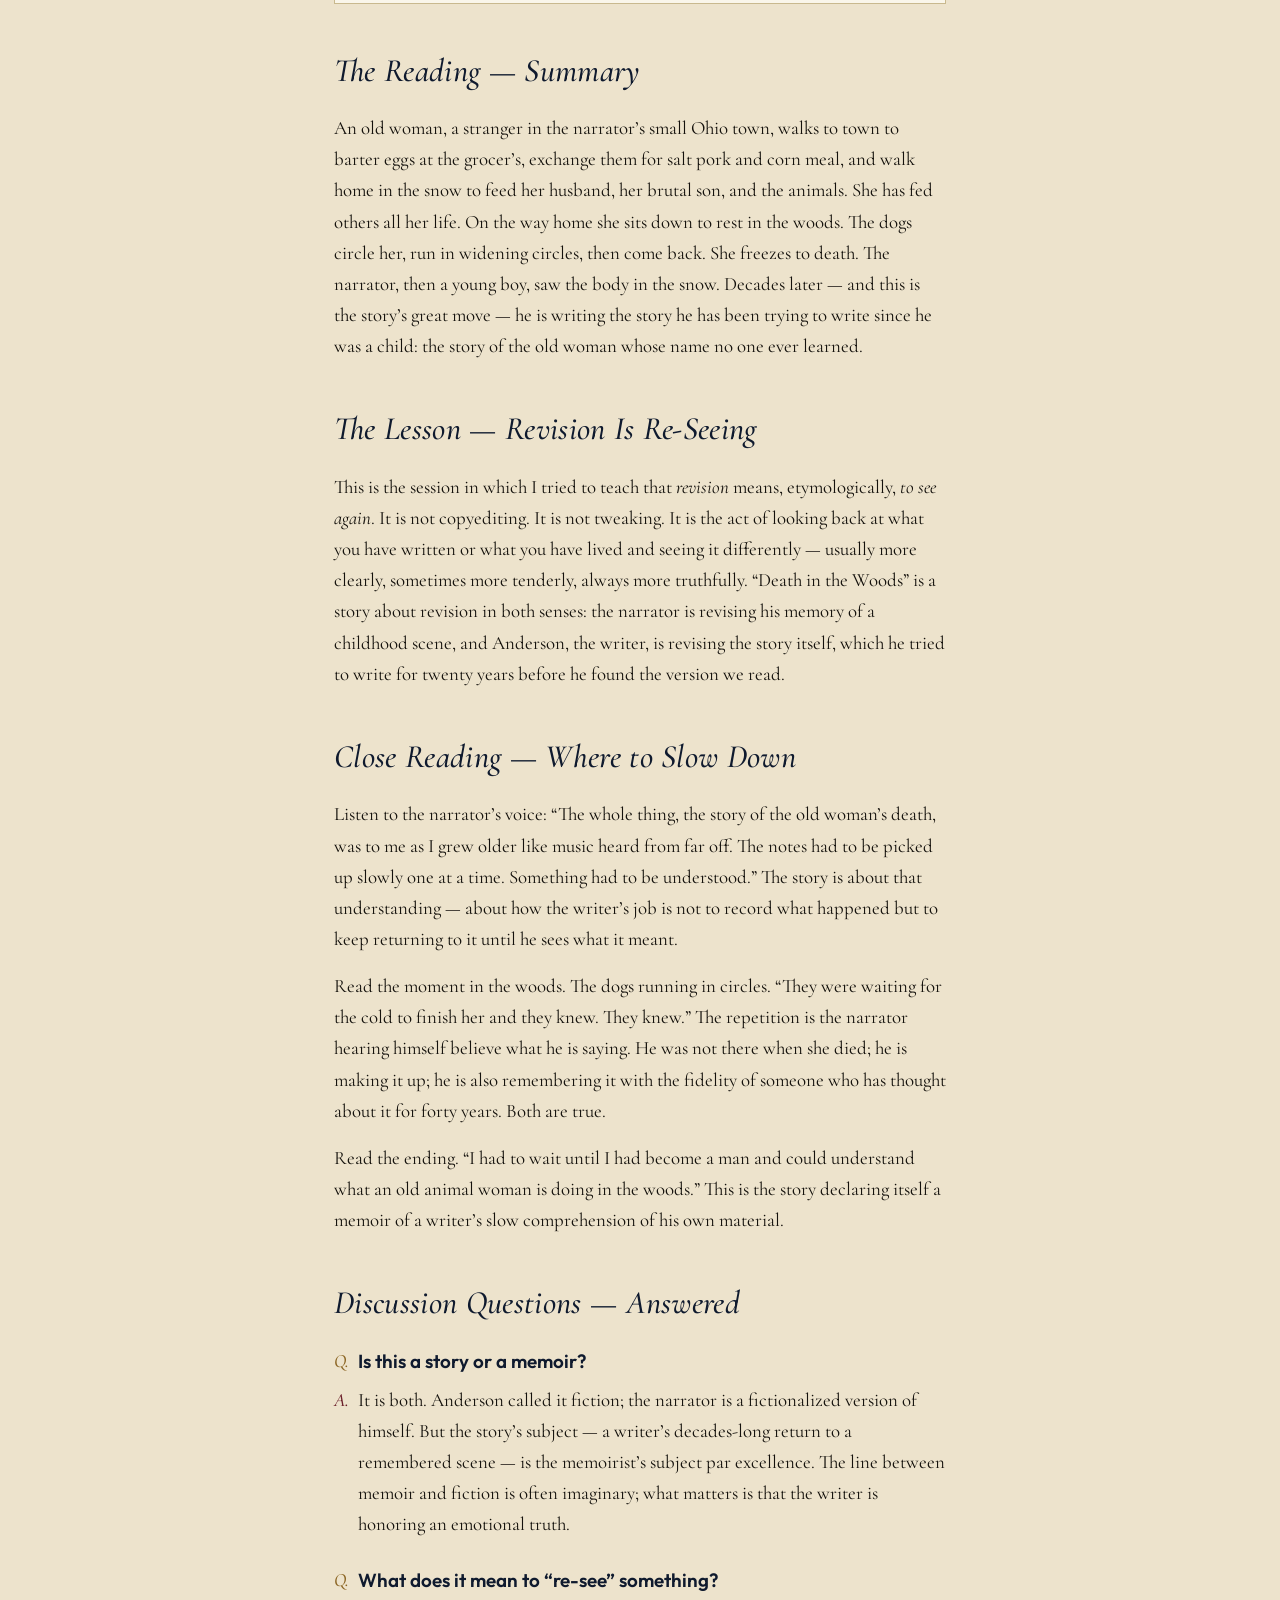
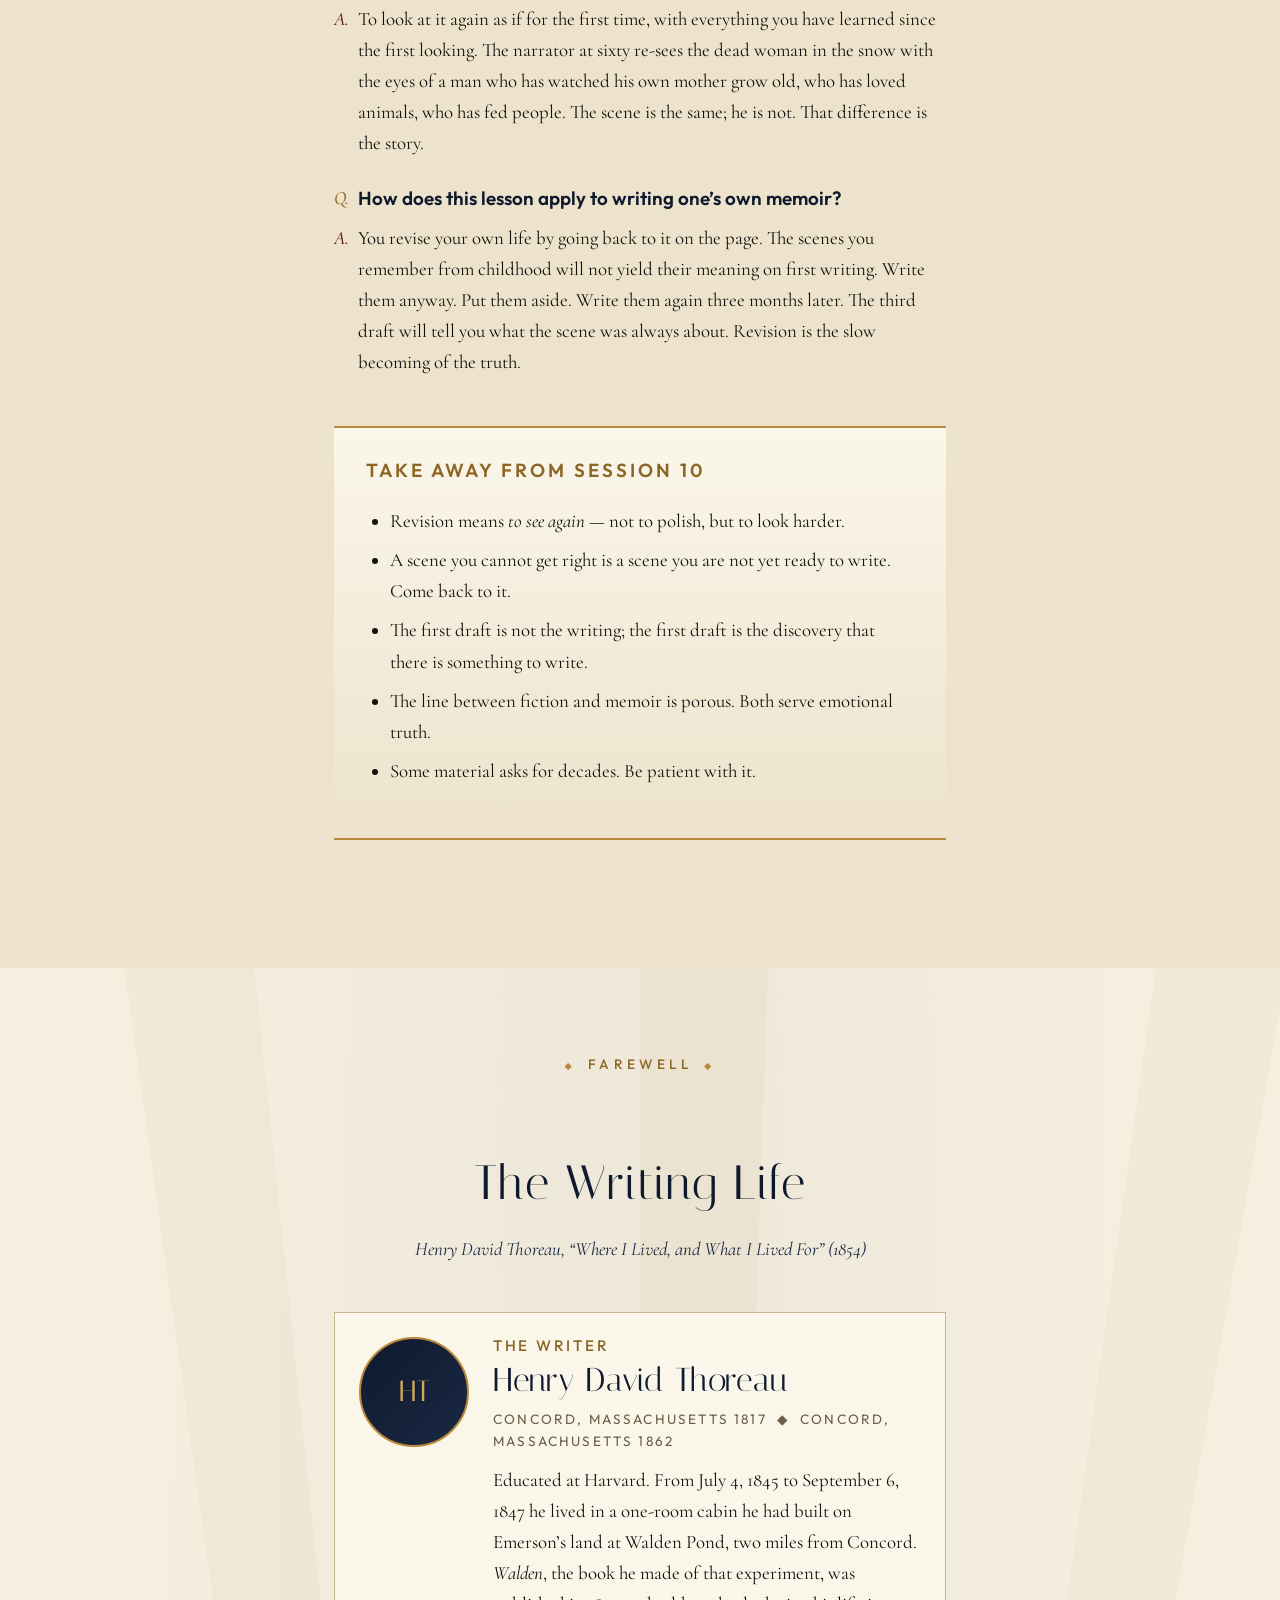
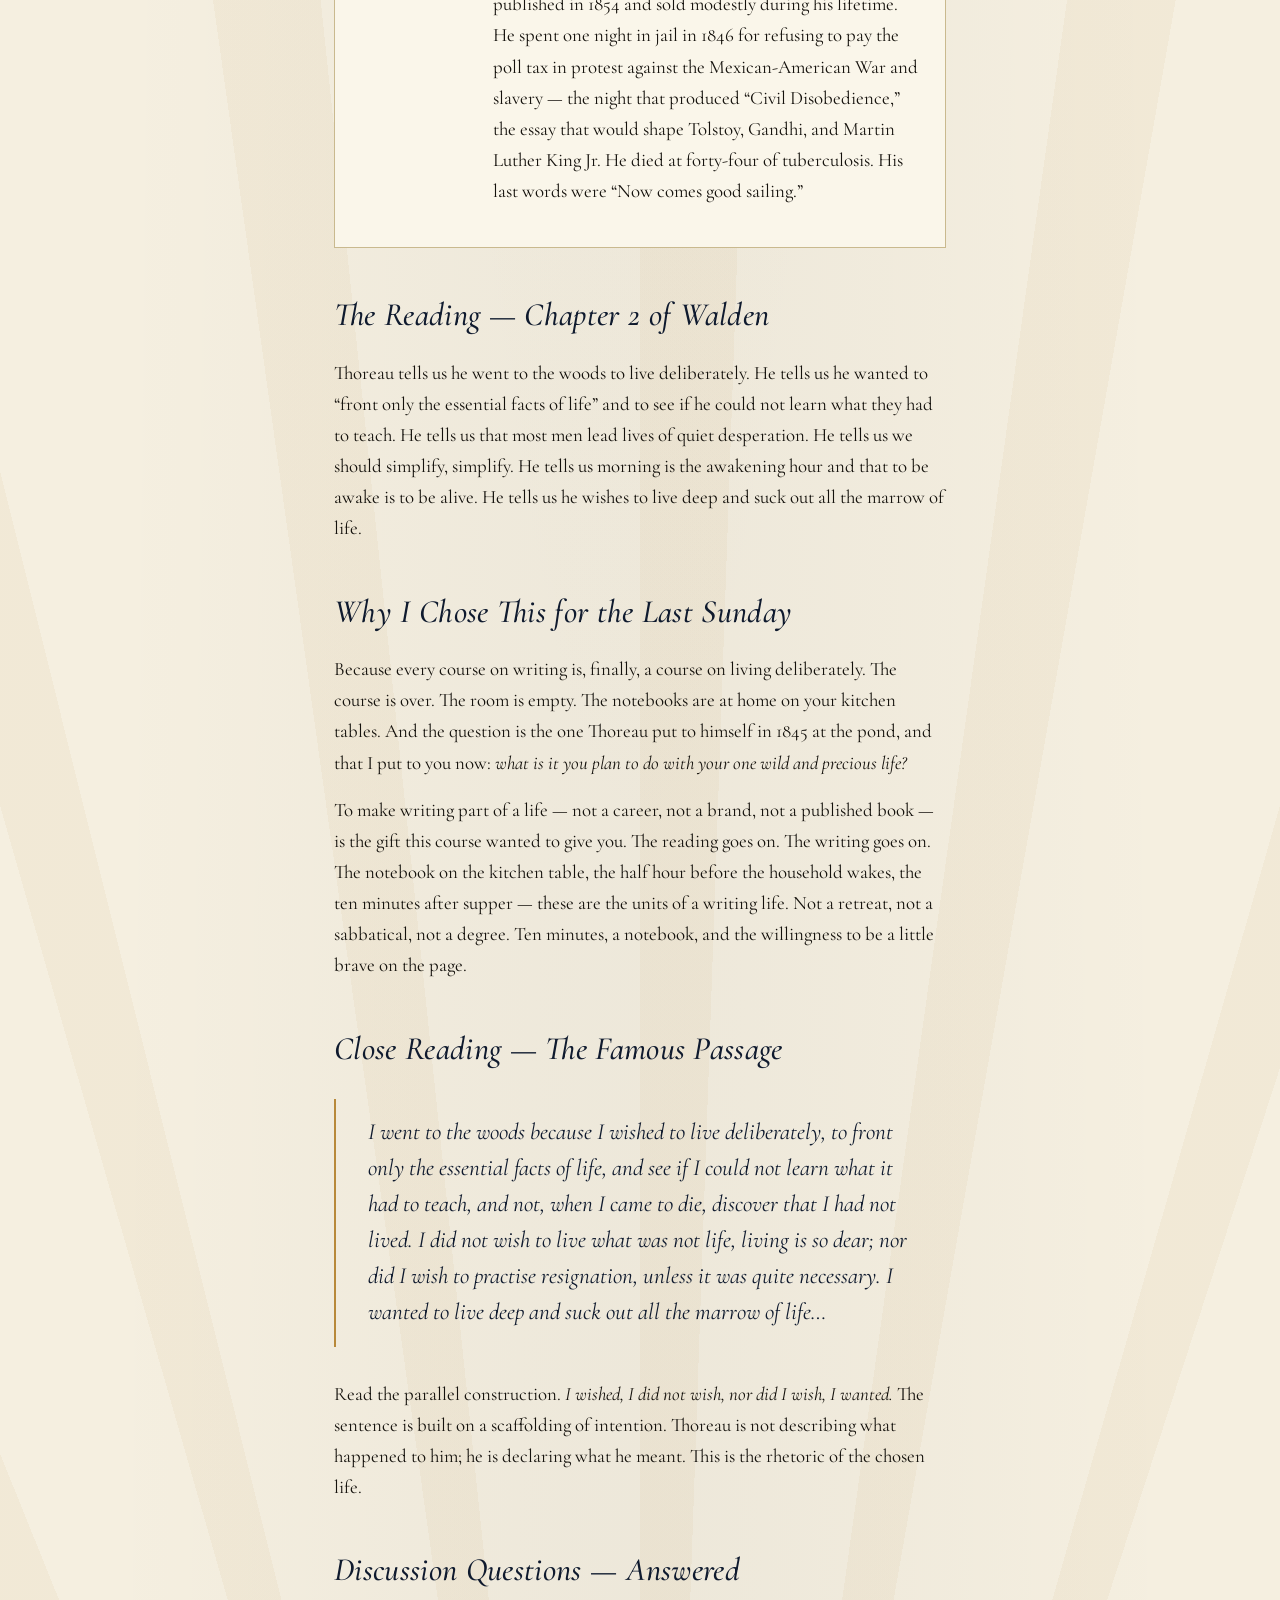
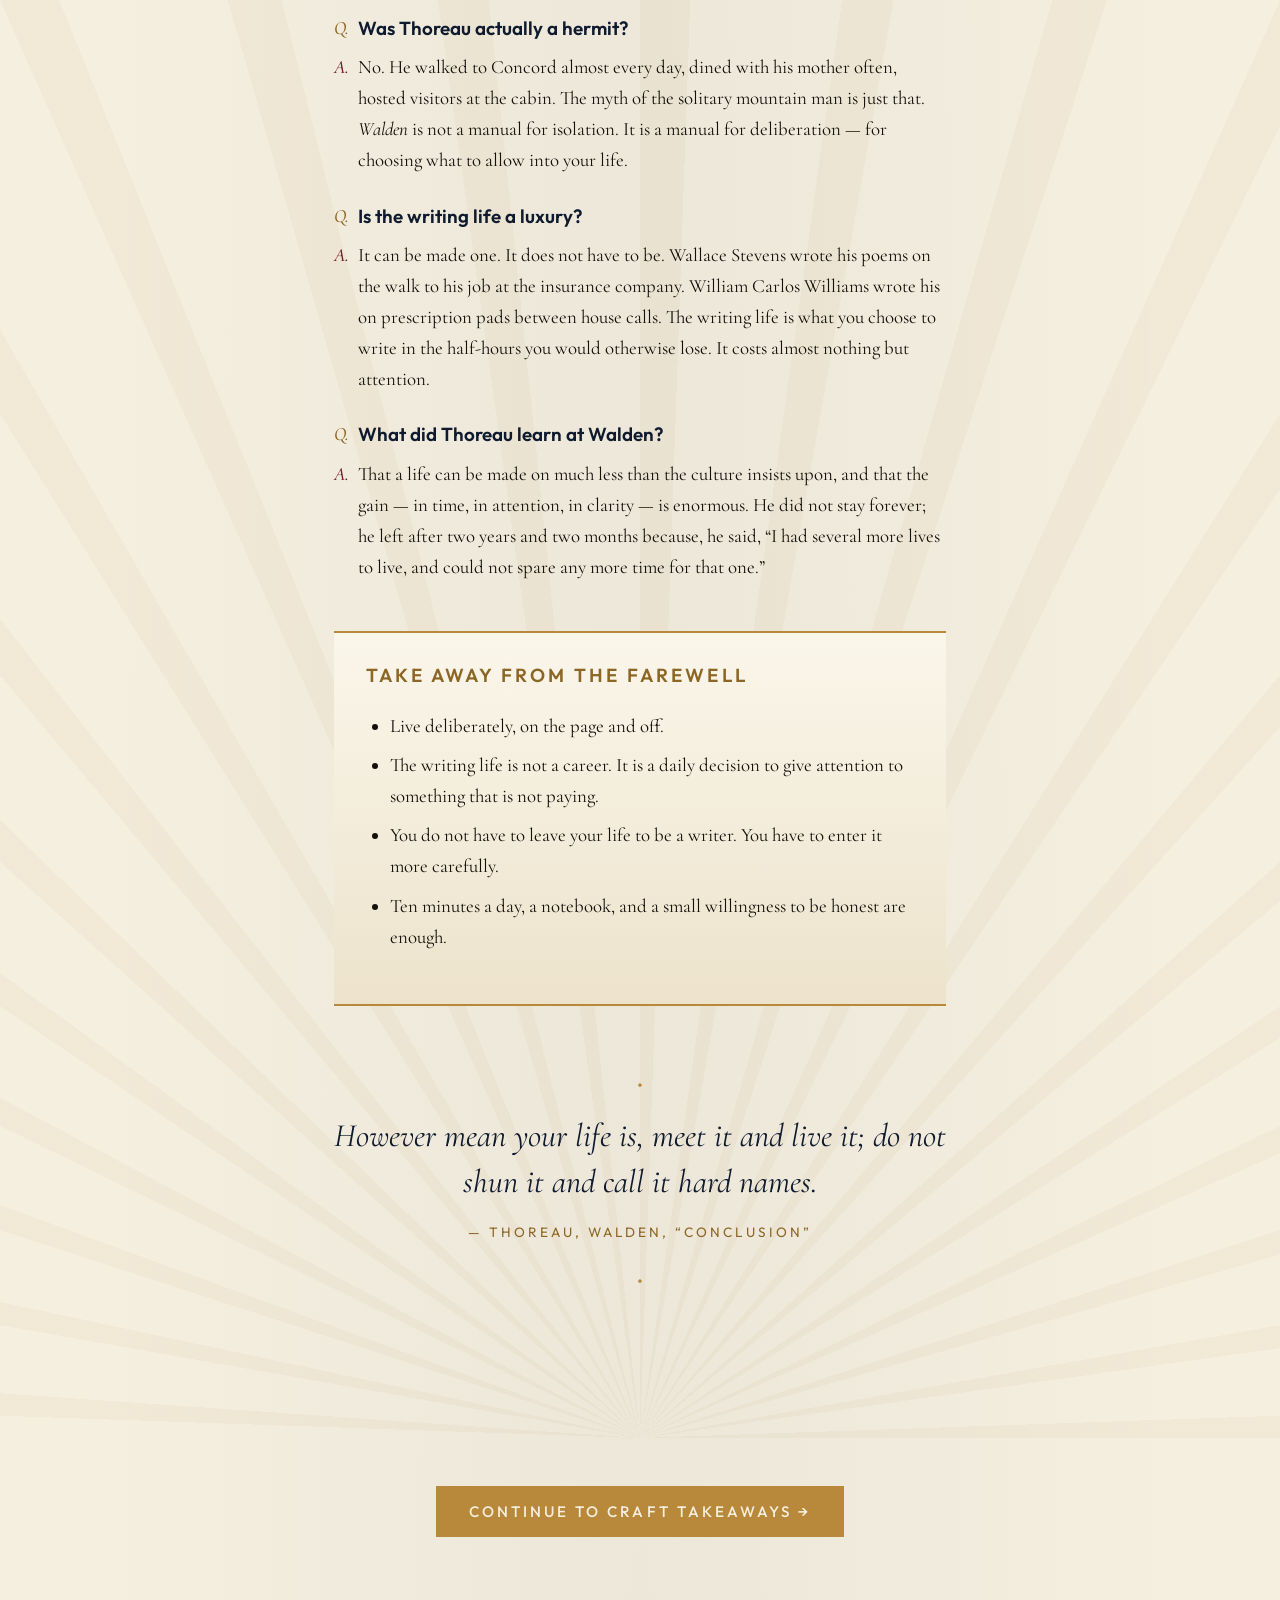
<file: unit-3-memoir.html>
<!doctype html>
<html lang="en">
<head>
<meta charset="utf-8">
<meta name="viewport" content="width=device-width, initial-scale=1">
<title>Unit III — Memoir | The Art of Telling Companion</title>
<link rel="preconnect" href="https://fonts.googleapis.com">
<link rel="preconnect" href="https://fonts.gstatic.com" crossorigin>
<link href="https://fonts.googleapis.com/css2?family=Cormorant+Garamond:ital,wght@0,400;0,500;0,600;1,400;1,500&family=Italiana&family=Outfit:wght@300;400;500;600&display=swap" rel="stylesheet">
<link rel="stylesheet" href="css/styles.css">
</head>
<body>
<!-- return-to-salon ribbon -->
<div id="scp-return-ribbon" style="
  background: #10182E;
  color: #F8F1DD;
  text-align: center;
  padding: 10px 16px;
  font-family: system-ui, -apple-system, 'Segoe UI', sans-serif;
  font-size: 14px;
  font-weight: 600;
  letter-spacing: 0.02em;
  border-bottom: 3px solid #6E4A0E;
  position: relative;
  z-index: 9999;
">
  <a href="https://salon.silvercurrentpress.com"
     style="color: #F8F1DD; text-decoration: none; display:inline-flex; align-items:center; gap:8px;"
     onmouseover="this.style.color='#F0D080'"
     onmouseout="this.style.color='#F8F1DD'">
    <span style="font-size:16px; line-height:1;">&#8592;</span>
    <span>Back to <strong style="color:#F0D080;">The 2601 Salon</strong></span>
  </a>
</div>

<div id="site-header"></div>

<section class="session-hero">
  <div class="container center">
    <span class="eyebrow">Unit III</span>
    <h1 style="font-family: var(--display); font-style: italic; font-size: var(--text-3xl);">Memoir</h1>
    <p class="session-meta">Three Sessions + Farewell &nbsp;◆&nbsp; Douglass &nbsp;◆&nbsp; Antin &nbsp;◆&nbsp; Washington &nbsp;◆&nbsp; Anderson &nbsp;◆&nbsp; Thoreau</p>
  </div>
</section>

<section>
  <div class="container">
    <div class="prose">
      <p class="lede">Memoir was the last unit and would have been, in a longer course, the largest. It is the form closest to the spoken life. In these last four Sundays we asked: what is the memoirist remembering, and what is she making? What is the double structure of every honest memoir — the past that happened, and the present that interprets? What does revision mean for a writer of one’s own life? And what is the writing life itself for?</p>
      <div class="toc">
        <h5>This Unit Contains</h5>
        <ol>
          <li><a href="#s8">Session 8 — Memory &amp; the Memoir Impulse (Douglass)</a></li>
          <li><a href="#s9">Session 9 — The Double Structure (Antin &amp; Washington)</a></li>
          <li><a href="#s10">Session 10 — Revision (Anderson)</a></li>
          <li><a href="#farewell">Farewell — The Writing Life (Thoreau)</a></li>
        </ol>
      </div>
    </div>
  </div>
</section>

<section id="s8" style="background: var(--ivory-soft);">
  <div class="container">
    <div class="center" style="margin-bottom: var(--space-12);">
      <span class="eyebrow">Session 8</span>
      <h2>Memory &amp; the Memoir Impulse</h2>
      <p class="lede narrow">Frederick Douglass, <em>Narrative of the Life of Frederick Douglass</em> (1845)</p>
    </div>
    <div class="prose">
      <div class="author-panel">
        <div class="portrait">FD</div>
        <div>
          <h4>The Writer</h4>
          <h3>Frederick Douglass</h3>
          <p class="dates">Talbot County, Maryland c. 1818 &nbsp;◆&nbsp; Washington, D.C. 1895</p>
          <p>Born Frederick Augustus Washington Bailey into slavery on the eastern shore of Maryland. He did not know his exact birthdate. His mother walked twelve miles to see him at night and walked back before dawn. She died when he was seven. At twelve he was sent to Baltimore, where the wife of his owner began teaching him to read until her husband forbade it; Douglass continued in secret, trading bread with white boys for lessons. At twenty he escaped to New York with the help of Anna Murray, a free Black woman he married days later. He became the most famous Black orator in America, the publisher of <em>The North Star</em>, an advisor to Abraham Lincoln, and the author of three autobiographies. He died at seventy-seven after delivering a speech to a women’s rights convention.</p>
        </div>
      </div>

      <h3>The Reading — Opening Chapter</h3>
      <p>Chapter I of the <em>Narrative</em> is six pages long and is one of the great openings in American literature. Douglass tells us he was born in Tuckahoe, Talbot County, Maryland, and that he does not know the year. He has met no slave who did. White children know their birthdays. The deprivation of the date is the first deprivation of personhood. He tells us his mother was Harriet Bailey, separated from him in infancy and hired out twelve miles away. He tells us his father “was admitted to be a white man,” possibly his master. He tells us he saw, as a small child, his Aunt Hester whipped by the overseer Mr. Plummer. He says: “It was the blood-stained gate, the entrance to the hell of slavery, through which I was about to pass.”</p>

      <h3>The Lesson — Memory and the Memoir Impulse</h3>
      <p>This is the session in which we asked: <em>why do people write memoirs?</em> There are many reasons — vanity, restitution, grief, the wish to be understood — but the deepest reason is the one Douglass demonstrates in six pages: the wish to make a private experience public so that no one may say it did not happen. The memoir impulse is testimonial. It says: <em>This was real. I was there. Let it be known.</em></p>

      <h3>Close Reading — Where to Slow Down</h3>
      <p>Read the sentence about not knowing his age. “I have no accurate knowledge of my age, never having seen any authentic record containing it. By far the larger part of the slaves know as little of their ages as horses know of theirs, and it is the wish of most masters within my knowledge to keep their slaves thus ignorant.” The clause <em>as horses know of theirs</em> is the line. Douglass refuses euphemism; he names the dehumanization with the metaphor the system itself used.</p>

      <p>Read the description of his mother. He saw her four or five times in his life, always at night, always briefly. “I never enjoyed, to any considerable extent, her soothing presence, her tender and watchful care.” The sentence is restrained almost to the point of suppression. The restraint is the wound.</p>

      <p>Read the “blood-stained gate.” Douglass had to write for a white American audience in 1845 that mostly believed slaves were content. He could not afford rhetoric they would dismiss. He gives them a scene that no reader of any conscience can put down and forget.</p>

      <h3>Literary Movement &amp; Historical Context</h3>
      <p><strong>The slave narrative as American literary form.</strong> The genre emerged from the antislavery press of the 1830s and 1840s. Its conventions: testimony of authenticity, a horrifying scene of violence early in the book, a literacy narrative, an escape narrative, and a public-platform conclusion. Douglass’s <em>Narrative</em> is the genre’s masterpiece.</p>

      <p><strong>Historical weather.</strong> The book appeared in 1845, sixteen years before the Civil War. The Fugitive Slave Act was five years away. Douglass’s publication of the book put him in legal danger, and he fled to Britain for two years.</p>

      <h3>Discussion Questions — Answered</h3>
      <div class="qa">
        <p class="qa-q">Why does Douglass open with the question of his birthdate?</p>
        <p class="qa-a">Because the slave system erased the most basic facts of personhood. To reclaim a self, one begins by naming the erasure. The missing birthdate is the first sentence of the book’s argument.</p>

        <p class="qa-q">What is the function of Aunt Hester’s whipping in the structure of the chapter?</p>
        <p class="qa-a">It is the inciting scene. It is what made him a witness. The memoir is the testimony of that witness. Without the scene, the chapter would be sociology; with it, the chapter is literature.</p>

        <p class="qa-q">How does Douglass establish his authority to speak?</p>
        <p class="qa-a">Through restraint, precision, and refusal to exaggerate. He undersells, where another writer would oversell. The plain prose is itself an argument — a person who could write that prose could not be the subhuman the system claimed he was.</p>

        <p class="qa-q">What is the difference between memoir and autobiography here?</p>
        <p class="qa-a">An autobiography proposes to give the whole life; a memoir takes one strand and tells its truth. Douglass’s <em>Narrative</em> is in fact a memoir — it is the story of his enslavement and his escape, not of his entire life — and that limitation is its power. The first memoir lesson: choose a strand.</p>
      </div>

      <div class="takeaway">
        <h5>Take Away From Session 8</h5>
        <ul>
          <li>Memoir is testimony. Its first claim is: <em>This was real. I was there.</em></li>
          <li>Choose one strand of the life, not the whole life.</li>
          <li>Restraint, not rhetoric, is the memoirist’s most persuasive tool.</li>
          <li>The reader’s belief is earned in the first pages — by precision, by specificity, by the refusal to oversell.</li>
        </ul>
      </div>
    </div>
  </div>
</section>

<section id="s9">
  <div class="container">
    <div class="prose">
      <div class="center" style="margin-bottom: var(--space-12);">
        <span class="eyebrow">Session 9</span>
        <h2>The Double Structure</h2>
        <p class="lede">Mary Antin · Booker T. Washington</p>
      </div>

      <p>This is the session in which I tried to explain what the critic and memoirist Vivian Gornick has named <strong>the situation and the story</strong>. The <em>situation</em> is what happened — the facts, the chronology, the events. The <em>story</em> is what it means — the wisdom the memoirist has reached, looking back, that the person living through it could not yet see. Every honest memoir is built on this double structure. Two voices in the same sentence: the one who lived it, and the one who is telling it now.</p>

      <h3>1. Mary Antin — <em>The Promised Land</em> (1912)</h3>
      <div class="author-panel">
        <div class="portrait">MA</div>
        <div>
          <h4>The Writer</h4>
          <h3>Mary Antin</h3>
          <p class="dates">Polotsk, Russian Empire 1881 &nbsp;◆&nbsp; Suffern, New York 1949</p>
          <p>Born Maryashe Antin in the Pale of Settlement in present-day Belarus. The family fled the pogroms in 1894 and arrived in Boston when Mary was thirteen. She wrote her first book at fifteen. <em>The Promised Land</em>, in 1912, was a national bestseller. It is one of the founding documents of American immigrant literature.</p>
        </div>
      </div>

      <h4>The Famous Opening</h4>
      <p>“I was born, I have lived, and I have been made over. Is it not time to write my life’s story? I am just as much out of breath as if I had actually walked across the continent of Europe and the Atlantic Ocean to reach my present halting-place.” She is thirty-one. She tells us, in the same paragraph, that her childhood self “is little Mashke of long ago, the dweller in shtetlech, the daughter of Israel, the unlettered, the unfree, the unliked, the foreign” — and then she says: “She, and not I, is my real heroine.” That sentence is the double structure named in one line.</p>

      <h3>2. Booker T. Washington — <em>Up from Slavery</em> (1901)</h3>
      <div class="author-panel">
        <div class="portrait">BW</div>
        <div>
          <h4>The Writer</h4>
          <h3>Booker Taliaferro Washington</h3>
          <p class="dates">Franklin County, Virginia 1856 &nbsp;◆&nbsp; Tuskegee, Alabama 1915</p>
          <p>Born into slavery in a Virginia cabin. Freed at nine by the Thirteenth Amendment. Worked in the salt furnaces and coal mines of West Virginia as a child. Walked five hundred miles to Hampton Institute in 1872 to enroll, sleeping under a wooden sidewalk in Richmond on the way. At twenty-five he founded the Tuskegee Institute. He was the most powerful Black American of his era and the most controversial. <em>Up from Slavery</em> remains a primary text in the long argument over Black American strategy.</p>
        </div>
      </div>

      <h4>The Famous Opening</h4>
      <p>“I was born a slave on a plantation in Franklin County, Virginia. I am not quite sure of the exact place or exact date of my birth, but at any rate I suspect I must have been born somewhere and at some time.” The wit of the second sentence is the entire double structure in miniature. The man writing can afford the joke about not knowing where he was born. The child who didn’t know could not have made the joke. The book’s voice belongs to both at once.</p>

      <h3>The Lesson — Two Voices in One Sentence</h3>
      <p>Look at any sentence in a strong memoir. You will almost always be able to identify both voices — the past self living, the present self interpreting. A memoir written entirely in the past voice — the voice of the child without the adult’s wisdom — is a novel. A memoir written entirely in the present voice — the adult’s wisdom without the child’s living — is an essay. Memoir is the genre that holds both. The reader must hear the older self loving the younger self, and noticing the younger self’s errors, and not condescending.</p>

      <h3>Discussion Questions — Answered</h3>
      <div class="qa">
        <p class="qa-q">What is the difference between the “situation” and the “story” in a memoir?</p>
        <p class="qa-a">The situation is the facts: who, when, where, what happened. The story is the meaning the older self has discerned in those facts. A memoir without a story is a chronology. A memoir without a situation is an essay.</p>

        <p class="qa-q">Is the older self always wiser than the younger?</p>
        <p class="qa-a">No, and the great memoirs know this. Sometimes the older self is more disillusioned, more cautious, less brave. The double structure is not a hierarchy; it is a conversation between two versions of the same person.</p>

        <p class="qa-q">Is memoir true?</p>
        <p class="qa-a">It is true in the way a witness is true. Memoir does not promise the legal truth of a deposition; it promises the emotional truth of a remembered life. The memoirist may compress two scenes into one, give a composite character, change a name. What she may not do is invent the meaning.</p>

        <p class="qa-q">What is the function of the famous opening sentence?</p>
        <p class="qa-a">It announces the double structure. The first sentence of a memoir is the contract with the reader.</p>
      </div>

      <div class="takeaway">
        <h5>Take Away From Session 9</h5>
        <ul>
          <li>Memoir holds two voices: the one who lived it and the one who is telling it now.</li>
          <li>The “situation” is what happened. The “story” is what it means.</li>
          <li>The older self should love the younger and notice the younger’s errors without contempt.</li>
          <li>The first sentence is the contract. Write it last, after you know what the contract is.</li>
        </ul>
      </div>
    </div>
  </div>
</section>

<section id="s10" style="background: var(--parchment);">
  <div class="container">
    <div class="prose">
      <div class="center" style="margin-bottom: var(--space-12);">
        <span class="eyebrow">Session 10</span>
        <h2>Revision — How Writers Re-See</h2>
        <p class="lede">Sherwood Anderson, “Death in the Woods” (1933)</p>
      </div>

      <div class="author-panel">
        <div class="portrait">SA</div>
        <div>
          <h4>The Writer</h4>
          <h3>Sherwood Berton Anderson</h3>
          <p class="dates">Camden, Ohio 1876 &nbsp;◆&nbsp; Colón, Panama 1941</p>
          <p>Anderson was a paint-factory manager in Elyria, Ohio, who walked out of his office one day in November 1912, suffered what was either a nervous breakdown or a deliberate disappearance, and reappeared four days later in Cleveland claiming amnesia. He left his wife and three children and went to Chicago to become a writer. He published <em>Winesburg, Ohio</em> in 1919 and changed American fiction. Hemingway, Faulkner, Steinbeck, Carver, all directly descend from him.</p>
        </div>
      </div>

      <h3>The Reading — Summary</h3>
      <p>An old woman, a stranger in the narrator’s small Ohio town, walks to town to barter eggs at the grocer’s, exchange them for salt pork and corn meal, and walk home in the snow to feed her husband, her brutal son, and the animals. She has fed others all her life. On the way home she sits down to rest in the woods. The dogs circle her, run in widening circles, then come back. She freezes to death. The narrator, then a young boy, saw the body in the snow. Decades later — and this is the story’s great move — he is writing the story he has been trying to write since he was a child: the story of the old woman whose name no one ever learned.</p>

      <h3>The Lesson — Revision Is Re-Seeing</h3>
      <p>This is the session in which I tried to teach that <em>revision</em> means, etymologically, <em>to see again</em>. It is not copyediting. It is not tweaking. It is the act of looking back at what you have written or what you have lived and seeing it differently — usually more clearly, sometimes more tenderly, always more truthfully. “Death in the Woods” is a story about revision in both senses: the narrator is revising his memory of a childhood scene, and Anderson, the writer, is revising the story itself, which he tried to write for twenty years before he found the version we read.</p>

      <h3>Close Reading — Where to Slow Down</h3>
      <p>Listen to the narrator’s voice: “The whole thing, the story of the old woman’s death, was to me as I grew older like music heard from far off. The notes had to be picked up slowly one at a time. Something had to be understood.” The story is about that understanding — about how the writer’s job is not to record what happened but to keep returning to it until he sees what it meant.</p>

      <p>Read the moment in the woods. The dogs running in circles. “They were waiting for the cold to finish her and they knew. They knew.” The repetition is the narrator hearing himself believe what he is saying. He was not there when she died; he is making it up; he is also remembering it with the fidelity of someone who has thought about it for forty years. Both are true.</p>

      <p>Read the ending. “I had to wait until I had become a man and could understand what an old animal woman is doing in the woods.” This is the story declaring itself a memoir of a writer’s slow comprehension of his own material.</p>

      <h3>Discussion Questions — Answered</h3>
      <div class="qa">
        <p class="qa-q">Is this a story or a memoir?</p>
        <p class="qa-a">It is both. Anderson called it fiction; the narrator is a fictionalized version of himself. But the story’s subject — a writer’s decades-long return to a remembered scene — is the memoirist’s subject par excellence. The line between memoir and fiction is often imaginary; what matters is that the writer is honoring an emotional truth.</p>

        <p class="qa-q">What does it mean to “re-see” something?</p>
        <p class="qa-a">To look at it again as if for the first time, with everything you have learned since the first looking. The narrator at sixty re-sees the dead woman in the snow with the eyes of a man who has watched his own mother grow old, who has loved animals, who has fed people. The scene is the same; he is not. That difference is the story.</p>

        <p class="qa-q">How does this lesson apply to writing one’s own memoir?</p>
        <p class="qa-a">You revise your own life by going back to it on the page. The scenes you remember from childhood will not yield their meaning on first writing. Write them anyway. Put them aside. Write them again three months later. The third draft will tell you what the scene was always about. Revision is the slow becoming of the truth.</p>
      </div>

      <div class="takeaway">
        <h5>Take Away From Session 10</h5>
        <ul>
          <li>Revision means <em>to see again</em> — not to polish, but to look harder.</li>
          <li>A scene you cannot get right is a scene you are not yet ready to write. Come back to it.</li>
          <li>The first draft is not the writing; the first draft is the discovery that there is something to write.</li>
          <li>The line between fiction and memoir is porous. Both serve emotional truth.</li>
          <li>Some material asks for decades. Be patient with it.</li>
        </ul>
      </div>
    </div>
  </div>
</section>

<section id="farewell" class="sunburst-bg">
  <div class="container">
    <div class="prose">
      <div class="center" style="margin-bottom: var(--space-12);">
        <span class="eyebrow">Farewell</span>
        <h2>The Writing Life</h2>
        <p class="lede">Henry David Thoreau, “Where I Lived, and What I Lived For” (1854)</p>
      </div>

      <div class="author-panel">
        <div class="portrait">HT</div>
        <div>
          <h4>The Writer</h4>
          <h3>Henry David Thoreau</h3>
          <p class="dates">Concord, Massachusetts 1817 &nbsp;◆&nbsp; Concord, Massachusetts 1862</p>
          <p>Educated at Harvard. From July 4, 1845 to September 6, 1847 he lived in a one-room cabin he had built on Emerson’s land at Walden Pond, two miles from Concord. <em>Walden</em>, the book he made of that experiment, was published in 1854 and sold modestly during his lifetime. He spent one night in jail in 1846 for refusing to pay the poll tax in protest against the Mexican-American War and slavery — the night that produced “Civil Disobedience,” the essay that would shape Tolstoy, Gandhi, and Martin Luther King Jr. He died at forty-four of tuberculosis. His last words were “Now comes good sailing.”</p>
        </div>
      </div>

      <h3>The Reading — Chapter 2 of <em>Walden</em></h3>
      <p>Thoreau tells us he went to the woods to live deliberately. He tells us he wanted to “front only the essential facts of life” and to see if he could not learn what they had to teach. He tells us that most men lead lives of quiet desperation. He tells us we should simplify, simplify. He tells us morning is the awakening hour and that to be awake is to be alive. He tells us he wishes to live deep and suck out all the marrow of life.</p>

      <h3>Why I Chose This for the Last Sunday</h3>
      <p>Because every course on writing is, finally, a course on living deliberately. The course is over. The room is empty. The notebooks are at home on your kitchen tables. And the question is the one Thoreau put to himself in 1845 at the pond, and that I put to you now: <em>what is it you plan to do with your one wild and precious life?</em></p>

      <p>To make writing part of a life — not a career, not a brand, not a published book — is the gift this course wanted to give you. The reading goes on. The writing goes on. The notebook on the kitchen table, the half hour before the household wakes, the ten minutes after supper — these are the units of a writing life. Not a retreat, not a sabbatical, not a degree. Ten minutes, a notebook, and the willingness to be a little brave on the page.</p>

      <h3>Close Reading — The Famous Passage</h3>
      <blockquote>
        I went to the woods because I wished to live deliberately, to front only the essential facts of life, and see if I could not learn what it had to teach, and not, when I came to die, discover that I had not lived. I did not wish to live what was not life, living is so dear; nor did I wish to practise resignation, unless it was quite necessary. I wanted to live deep and suck out all the marrow of life…
      </blockquote>
      <p>Read the parallel construction. <em>I wished, I did not wish, nor did I wish, I wanted.</em> The sentence is built on a scaffolding of intention. Thoreau is not describing what happened to him; he is declaring what he meant. This is the rhetoric of the chosen life.</p>

      <h3>Discussion Questions — Answered</h3>
      <div class="qa">
        <p class="qa-q">Was Thoreau actually a hermit?</p>
        <p class="qa-a">No. He walked to Concord almost every day, dined with his mother often, hosted visitors at the cabin. The myth of the solitary mountain man is just that. <em>Walden</em> is not a manual for isolation. It is a manual for deliberation — for choosing what to allow into your life.</p>

        <p class="qa-q">Is the writing life a luxury?</p>
        <p class="qa-a">It can be made one. It does not have to be. Wallace Stevens wrote his poems on the walk to his job at the insurance company. William Carlos Williams wrote his on prescription pads between house calls. The writing life is what you choose to write in the half-hours you would otherwise lose. It costs almost nothing but attention.</p>

        <p class="qa-q">What did Thoreau learn at Walden?</p>
        <p class="qa-a">That a life can be made on much less than the culture insists upon, and that the gain — in time, in attention, in clarity — is enormous. He did not stay forever; he left after two years and two months because, he said, “I had several more lives to live, and could not spare any more time for that one.”</p>
      </div>

      <div class="takeaway">
        <h5>Take Away From the Farewell</h5>
        <ul>
          <li>Live deliberately, on the page and off.</li>
          <li>The writing life is not a career. It is a daily decision to give attention to something that is not paying.</li>
          <li>You do not have to leave your life to be a writer. You have to enter it more carefully.</li>
          <li>Ten minutes a day, a notebook, and a small willingness to be honest are enough.</li>
        </ul>
      </div>

      <div class="pullquote">
        However mean your life is, meet it and live it; do not shun it and call it hard names.<br>
        <span style="font-family: var(--ui); font-style: normal; font-size: var(--text-xs); letter-spacing: 0.22em; text-transform: uppercase; color: var(--gold-deep);">— Thoreau, Walden, “Conclusion”</span>
      </div>
    </div>
  </div>
</section>

<section class="section-tight">
  <div class="container center">
    <a class="btn btn--gold" href="craft.html">Continue to Craft Takeaways →</a>
  </div>
</section>

<div id="site-footer"></div>
<script src="js/site.js"></script>
<div id="mulhern-gathering-room-bar" style="background:#F8F1DD;color:#1E2947;text-align:center;padding:10px 16px;font-family:Georgia,'EB Garamond',serif;font-size:13px;border-top:1px solid #d4c69e;">See James Mulhern&rsquo;s full body of work &mdash; fiction, courses, and publishing &mdash; in <a href="https://silvercurrentpress.com/elsewhere.html" style="color:#7B1F35;font-weight:600;text-decoration:none;">The Gathering Room &rarr;</a></div>
<script src="js/return-ribbon.js" defer></script>
<script src="site-search.js" defer></script>
</body>
</html>
</file>
<file: css/styles.css>
/* =====================================================================
   THE ART OF TELLING — COMPANION SITE
   Art Deco aesthetic: ivory, midnight, antique gold, oxblood
   ===================================================================== */

:root {
  --ivory:        #F5EFE0;
  --ivory-soft:   #FAF6EA;
  --parchment:    #EDE3CC;
  --midnight:     #0F1A2E;
  --midnight-2:   #1A2843;
  --ink:          #14110C;
  --gold:         #B8893A;
  --gold-bright:  #D4A857;
  --gold-deep:    #8C6624;
  --oxblood:      #6B1F2A;
  --rose:         #C68A86;
  --muted:        #6B5F47;
  --line:         #C9B98E;

  --display: 'Cormorant Garamond', 'Playfair Display', Georgia, serif;
  --headline: 'Italiana', 'Cormorant Garamond', Georgia, serif;
  --body: 'Cormorant Garamond', Georgia, 'Times New Roman', serif;
  --ui: 'Outfit', 'Futura', 'Trebuchet MS', system-ui, sans-serif;
  --label: 'Outfit', 'Futura', sans-serif;

  --text-xs: clamp(0.75rem, 0.7rem + 0.2vw, 0.85rem);
  --text-sm: clamp(0.875rem, 0.82rem + 0.2vw, 0.95rem);
  --text-base: clamp(1.05rem, 1rem + 0.3vw, 1.18rem);
  --text-lg: clamp(1.25rem, 1.1rem + 0.5vw, 1.45rem);
  --text-xl: clamp(1.6rem, 1.4rem + 0.8vw, 2.1rem);
  --text-2xl: clamp(2.2rem, 1.8rem + 1.5vw, 3.2rem);
  --text-3xl: clamp(3rem, 2.4rem + 2.5vw, 4.8rem);
  --text-hero: clamp(3.5rem, 2.6rem + 4vw, 6.8rem);

  --space-1: 0.25rem; --space-2: 0.5rem; --space-3: 0.75rem;
  --space-4: 1rem; --space-6: 1.5rem; --space-8: 2rem;
  --space-12: 3rem; --space-16: 4rem; --space-20: 5rem;
  --space-24: 6rem; --space-32: 8rem;

  --maxw-prose: 68ch;
  --maxw-wide: 1180px;
  --maxw-narrow: 780px;
}

*, *::before, *::after { box-sizing: border-box; }
html { scroll-behavior: smooth; -webkit-text-size-adjust: 100%; }
body {
  margin: 0;
  font-family: var(--body);
  font-size: var(--text-base);
  line-height: 1.65;
  color: var(--ink);
  background: var(--ivory);
  background-image:
    radial-gradient(ellipse at top, rgba(184,137,58,0.06), transparent 60%),
    radial-gradient(ellipse at bottom, rgba(15,26,46,0.04), transparent 60%);
  font-feature-settings: "kern" 1, "liga" 1, "onum" 1;
  -webkit-font-smoothing: antialiased;
}
img { max-width: 100%; display: block; }
a { color: var(--oxblood); text-decoration: none; border-bottom: 1px solid rgba(107,31,42,0.3); transition: all .25s ease; }
a:hover { color: var(--gold-deep); border-bottom-color: var(--gold); }
::selection { background: var(--gold); color: var(--ivory); }

h1, h2, h3, h4, h5 {
  font-family: var(--headline);
  font-weight: 400;
  line-height: 1.15;
  margin: 0 0 var(--space-6);
  color: var(--midnight);
  letter-spacing: 0.01em;
}
h1 { font-size: var(--text-3xl); }
h2 { font-size: var(--text-2xl); letter-spacing: 0.02em; }
h3 { font-size: var(--text-xl); font-family: var(--display); font-style: italic; font-weight: 500; }
h4 { font-size: var(--text-lg); font-family: var(--ui); font-weight: 500; letter-spacing: 0.12em; text-transform: uppercase; color: var(--gold-deep); }
h5 { font-size: var(--text-base); font-family: var(--ui); font-weight: 600; letter-spacing: 0.16em; text-transform: uppercase; color: var(--gold-deep); }
p { margin: 0 0 var(--space-4); }

.lede { font-size: var(--text-lg); font-style: italic; color: var(--midnight-2); line-height: 1.55; }

blockquote {
  margin: var(--space-8) 0;
  padding: var(--space-4) var(--space-8);
  border-left: 2px solid var(--gold);
  font-family: var(--display);
  font-style: italic;
  font-size: var(--text-lg);
  color: var(--midnight);
  line-height: 1.55;
}
blockquote cite { display: block; margin-top: var(--space-3); font-family: var(--ui); font-style: normal; font-size: var(--text-sm); letter-spacing: 0.14em; text-transform: uppercase; color: var(--gold-deep); font-weight: 500; }

.eyebrow {
  font-family: var(--ui);
  font-size: var(--text-xs);
  letter-spacing: 0.32em;
  text-transform: uppercase;
  font-weight: 500;
  color: var(--gold-deep);
  margin-bottom: var(--space-4);
  display: inline-block;
}
.eyebrow::before, .eyebrow::after {
  content: "◆";
  margin: 0 var(--space-3);
  color: var(--gold);
  font-size: 0.7em;
  vertical-align: middle;
}

.container { width: 100%; max-width: var(--maxw-wide); margin: 0 auto; padding: 0 var(--space-6); }
.narrow { max-width: var(--maxw-narrow); margin-left: auto; margin-right: auto; }
.prose { max-width: var(--maxw-prose); margin-left: auto; margin-right: auto; }
.prose p, .prose li { font-size: var(--text-base); }
.prose h2 { margin-top: var(--space-16); }
.prose h3 { margin-top: var(--space-12); }
.prose h4 { margin-top: var(--space-8); }
.prose ul, .prose ol { padding-left: var(--space-6); }
.prose li { margin-bottom: var(--space-2); }

section { padding: var(--space-20) 0; }
.section-tight { padding: var(--space-12) 0; }

.deco-rule {
  display: flex; align-items: center; justify-content: center;
  margin: var(--space-12) 0; color: var(--gold);
}
.deco-rule::before, .deco-rule::after {
  content: ""; flex: 1; height: 1px;
  background: linear-gradient(90deg, transparent, var(--gold), transparent);
  max-width: 240px;
}
.deco-rule .diamond { margin: 0 var(--space-4); display: inline-flex; align-items: center; }
.deco-rule .diamond svg { width: 36px; height: 36px; }

.sunburst-bg { position: relative; overflow: hidden; }
.sunburst-bg::before {
  content: ""; position: absolute; inset: 0;
  background: repeating-conic-gradient(from 0deg at 50% 100%,
    rgba(184,137,58,0.06) 0deg 2deg, transparent 2deg 8deg);
  pointer-events: none; z-index: 0;
}
.sunburst-bg > * { position: relative; z-index: 1; }

.site-header {
  position: sticky; top: 0; z-index: 100;
  background: rgba(245,239,224,0.92);
  backdrop-filter: blur(14px);
  -webkit-backdrop-filter: blur(14px);
  border-bottom: 1px solid rgba(184,137,58,0.3);
}
.site-header .container {
  display: flex; align-items: center; justify-content: space-between;
  padding-top: var(--space-4); padding-bottom: var(--space-4);
  gap: var(--space-6);
}
.brand { display: flex; align-items: center; gap: var(--space-3); border: none; color: var(--midnight); }
.brand:hover { color: var(--gold-deep); border: none; }
.brand-mark { width: 38px; height: 38px; }
.brand-text {
  font-family: var(--headline);
  font-size: 1.05rem;
  line-height: 1.1;
  letter-spacing: 0.04em;
  white-space: nowrap;
}
.brand-text small { display: block; font-family: var(--ui); font-size: 0.6rem; letter-spacing: 0.28em; text-transform: uppercase; color: var(--gold-deep); margin-top: 3px; white-space: nowrap; }

.nav { display: flex; gap: var(--space-4); flex-wrap: wrap; justify-content: flex-end; }
.nav a {
  font-family: var(--ui);
  font-size: 0.72rem;
  letter-spacing: 0.18em;
  text-transform: uppercase;
  font-weight: 500;
  color: var(--midnight);
  border: none;
  padding: var(--space-2) 0;
  border-bottom: 1px solid transparent;
  white-space: nowrap;
}
.nav a:hover, .nav a.active { color: var(--gold-deep); border-bottom-color: var(--gold); }
.nav-toggle {
  display: none;
  background: none;
  border: 1px solid var(--gold);
  padding: var(--space-2) var(--space-3);
  font-family: var(--ui);
  font-size: var(--text-xs);
  letter-spacing: 0.2em;
  text-transform: uppercase;
  color: var(--midnight);
  cursor: pointer;
}
@media (max-width: 1100px) {
  .nav-toggle { display: inline-block; }
  .nav {
    display: none; position: absolute; top: 100%; left: 0; right: 0;
    background: var(--ivory); flex-direction: column;
    padding: var(--space-6); border-bottom: 1px solid var(--gold); gap: var(--space-3);
  }
  .nav.open { display: flex; }
}

.hero {
  background: linear-gradient(180deg, var(--midnight) 0%, var(--midnight-2) 100%);
  color: var(--ivory);
  padding: var(--space-24) 0 var(--space-20);
  position: relative; overflow: hidden; text-align: center;
}
.hero::before {
  content: ""; position: absolute; inset: 0;
  background: repeating-conic-gradient(from -90deg at 50% 100%,
    rgba(184,137,58,0.12) 0deg 1.5deg, transparent 1.5deg 7deg);
  pointer-events: none;
}
.hero .container { position: relative; z-index: 1; }
.hero h1 {
  color: var(--ivory);
  font-size: var(--text-hero);
  line-height: 1.05;
  margin: var(--space-6) 0;
  font-family: var(--headline);
  font-weight: 400;
  letter-spacing: 0.015em;
}
.hero .eyebrow { color: var(--gold-bright); }
.hero .eyebrow::before, .hero .eyebrow::after { color: var(--gold-bright); }
.hero p.lede { color: rgba(245,239,224,0.85); font-size: var(--text-lg); max-width: 56ch; margin-left: auto; margin-right: auto; }
.hero-ornament { width: 100%; max-width: 360px; margin: var(--space-8) auto var(--space-4); color: var(--gold); opacity: 0.9; }

.btn {
  display: inline-block;
  font-family: var(--ui);
  font-size: var(--text-sm);
  letter-spacing: 0.2em;
  text-transform: uppercase;
  font-weight: 500;
  padding: var(--space-3) var(--space-8);
  border: 1px solid var(--gold);
  background: transparent;
  color: var(--midnight);
  cursor: pointer;
  transition: all .25s ease;
}
.btn:hover { background: var(--gold); color: var(--ivory); border-color: var(--gold); }
.btn--gold { background: var(--gold); color: var(--ivory); }
.btn--gold:hover { background: var(--gold-bright); border-color: var(--gold-bright); }
.btn--ghost-light { border-color: var(--gold-bright); color: var(--ivory); }
.btn--ghost-light:hover { background: var(--gold); color: var(--ivory); }

.cards {
  display: grid;
  grid-template-columns: repeat(auto-fit, minmax(280px, 1fr));
  gap: var(--space-8);
}
.card {
  background: var(--ivory-soft);
  border: 1px solid var(--line);
  padding: var(--space-8);
  position: relative;
  transition: all .3s ease;
}
.card::before, .card::after {
  content: ""; position: absolute; width: 18px; height: 18px; border: 1px solid var(--gold);
}
.card::before { top: -1px; left: -1px; border-right: 0; border-bottom: 0; }
.card::after  { bottom: -1px; right: -1px; border-left: 0; border-top: 0; }
.card:hover { border-color: var(--gold); transform: translateY(-2px); box-shadow: 0 18px 36px -20px rgba(15,26,46,0.18); }
.card h3 { margin-top: 0; font-size: var(--text-lg); font-family: var(--headline); font-style: normal; }
.card .meta { font-family: var(--ui); font-size: var(--text-xs); letter-spacing: 0.18em; text-transform: uppercase; color: var(--gold-deep); margin-bottom: var(--space-3); }
.card a.card-link { display: inline-block; margin-top: var(--space-3); border-bottom: 1px solid var(--gold); padding-bottom: 2px; font-family: var(--ui); font-size: var(--text-xs); letter-spacing: 0.22em; text-transform: uppercase; color: var(--midnight); }
.card a.card-link:hover { color: var(--gold-deep); }

/* Download panel */
.download-panel {
  background: linear-gradient(180deg, var(--midnight-2) 0%, var(--midnight) 100%);
  color: var(--ivory);
  padding: var(--space-12) var(--space-8);
  border: 1px solid var(--gold);
  position: relative;
  text-align: center;
  margin: var(--space-12) auto;
  max-width: 720px;
}
.download-panel::before, .download-panel::after {
  content: ""; position: absolute; width: 28px; height: 28px;
}
.download-panel::before { top: -1px; left: -1px; border-top: 2px solid var(--gold-bright); border-left: 2px solid var(--gold-bright); }
.download-panel::after  { bottom: -1px; right: -1px; border-bottom: 2px solid var(--gold-bright); border-right: 2px solid var(--gold-bright); }
.download-panel h3 { font-family: var(--headline); font-style: normal; color: var(--ivory); margin-bottom: var(--space-3); }
.download-panel p { color: rgba(245,239,224,0.85); }
.download-panel .eyebrow { color: var(--gold-bright); }
.download-panel .eyebrow::before, .download-panel .eyebrow::after { color: var(--gold-bright); }

.session-hero {
  background: var(--midnight);
  color: var(--ivory);
  padding: var(--space-20) 0 var(--space-16);
  border-bottom: 4px double var(--gold);
}
.session-hero h1 { color: var(--ivory); font-family: var(--headline); font-size: var(--text-2xl); margin: var(--space-3) 0; }
.session-hero .session-meta { font-family: var(--ui); font-size: var(--text-xs); letter-spacing: 0.2em; text-transform: uppercase; color: var(--gold-bright); }

.toc {
  background: var(--parchment);
  border: 1px solid var(--gold);
  padding: var(--space-6);
  margin: var(--space-8) auto;
}
.toc h5 { margin-top: 0; margin-bottom: var(--space-3); }
.toc ol { list-style: none; padding: 0; margin: 0; counter-reset: toc; }
.toc li { counter-increment: toc; padding: var(--space-1) 0; font-family: var(--ui); font-size: var(--text-sm); border-bottom: 1px dotted rgba(184,137,58,0.4); }
.toc li:last-child { border-bottom: none; }
.toc li::before { content: counter(toc, decimal-leading-zero); color: var(--gold-deep); font-weight: 600; margin-right: var(--space-3); }
.toc a { color: var(--midnight); border: none; }
.toc a:hover { color: var(--gold-deep); }

.pullquote {
  font-family: var(--display);
  font-style: italic;
  font-size: var(--text-xl);
  line-height: 1.4;
  color: var(--midnight);
  text-align: center;
  margin: var(--space-16) auto;
  max-width: 60ch;
  position: relative;
}
.pullquote::before, .pullquote::after {
  content: "◆"; display: block; font-style: normal; font-size: 0.6em; color: var(--gold); margin: var(--space-4) auto;
}

table { width: 100%; border-collapse: collapse; margin: var(--space-6) 0; font-size: var(--text-sm); font-family: var(--ui); }
th, td { padding: var(--space-3) var(--space-4); text-align: left; border-bottom: 1px solid var(--line); vertical-align: top; }
th { font-family: var(--ui); font-weight: 600; letter-spacing: 0.14em; text-transform: uppercase; font-size: var(--text-xs); color: var(--gold-deep); border-bottom: 1px solid var(--gold); background: var(--ivory-soft); }

.qa { margin: var(--space-6) 0; }
.qa-q { font-family: var(--ui); font-weight: 600; color: var(--midnight); font-size: var(--text-base); margin-bottom: var(--space-2); padding-left: var(--space-6); position: relative; }
.qa-q::before { content: "Q."; position: absolute; left: 0; color: var(--gold-deep); font-family: var(--display); font-style: italic; font-weight: 500; }
.qa-a { padding-left: var(--space-6); position: relative; color: var(--ink); margin-bottom: var(--space-6); }
.qa-a::before { content: "A."; position: absolute; left: 0; top: 0; color: var(--oxblood); font-family: var(--display); font-style: italic; font-weight: 500; }

.takeaway {
  background: linear-gradient(180deg, var(--ivory-soft), var(--parchment));
  border-top: 2px solid var(--gold);
  border-bottom: 2px solid var(--gold);
  padding: var(--space-8);
  margin: var(--space-12) 0;
}
.takeaway h5 { color: var(--gold-deep); margin-top: 0; }
.takeaway ul { padding-left: var(--space-6); }

.glossary dt { font-family: var(--ui); font-weight: 600; color: var(--midnight); margin-top: var(--space-4); letter-spacing: 0.04em; }
.glossary dt::after { content: " — "; color: var(--gold-deep); }
.glossary dd { margin: 0 0 var(--space-3) 0; color: var(--ink); }

.author-panel {
  display: grid; grid-template-columns: auto 1fr;
  gap: var(--space-6); padding: var(--space-6);
  background: var(--ivory-soft); border: 1px solid var(--line);
  margin: var(--space-8) 0;
}
.author-panel .portrait {
  width: 110px; height: 110px; border-radius: 50%;
  background: linear-gradient(135deg, var(--midnight), var(--midnight-2));
  display: flex; align-items: center; justify-content: center;
  border: 2px solid var(--gold); color: var(--gold-bright);
  font-family: var(--headline); font-size: 1.8rem;
}
.author-panel h4 { margin: 0 0 var(--space-2); font-family: var(--ui); font-size: var(--text-sm); letter-spacing: 0.18em; color: var(--gold-deep); }
.author-panel h3 { margin: 0 0 var(--space-2); font-style: normal; font-family: var(--headline); }
.author-panel .dates { font-family: var(--ui); font-size: var(--text-xs); letter-spacing: 0.16em; color: var(--muted); text-transform: uppercase; margin-bottom: var(--space-3); }
@media (max-width: 600px) {
  .author-panel { grid-template-columns: 1fr; text-align: center; }
  .author-panel .portrait { margin: 0 auto; }
}

.two-col {
  display: grid; grid-template-columns: 1fr 1fr;
  gap: var(--space-12); align-items: start;
}
.two-col h4 { margin-top: 0; }
@media (max-width: 768px) {
  .two-col { grid-template-columns: 1fr; gap: var(--space-8); }
}

.stats { display: grid; grid-template-columns: repeat(auto-fit, minmax(180px, 1fr)); gap: var(--space-6); margin: var(--space-8) 0; }
.stat { text-align: center; padding: var(--space-6); border: 1px solid var(--line); background: var(--ivory-soft); }
.stat .num { display: block; font-family: var(--headline); font-size: var(--text-2xl); color: var(--gold-deep); line-height: 1; margin-bottom: var(--space-3); }
.stat .label { font-family: var(--ui); font-size: var(--text-xs); letter-spacing: 0.18em; text-transform: uppercase; color: var(--muted); }

.form-group { margin-bottom: var(--space-6); }
label { display: block; font-family: var(--ui); font-size: var(--text-xs); letter-spacing: 0.2em; text-transform: uppercase; color: var(--gold-deep); margin-bottom: var(--space-2); font-weight: 500; }
input[type="text"], input[type="email"], textarea, select {
  width: 100%; background: var(--ivory-soft); border: 1px solid var(--gold);
  padding: var(--space-3) var(--space-4); font-family: var(--body);
  font-size: var(--text-base); color: var(--ink); transition: border-color .2s ease;
}
input:focus, textarea:focus, select:focus { outline: none; border-color: var(--oxblood); }
textarea { min-height: 140px; resize: vertical; }
fieldset { border: 1px solid var(--line); padding: var(--space-6); margin: 0 0 var(--space-6); }
legend { font-family: var(--ui); font-size: var(--text-xs); letter-spacing: 0.2em; text-transform: uppercase; color: var(--gold-deep); padding: 0 var(--space-3); }
.checkboxes { display: grid; grid-template-columns: repeat(auto-fit, minmax(240px, 1fr)); gap: var(--space-3); }
.checkboxes label {
  display: flex; align-items: center; gap: var(--space-3);
  font-family: var(--body); text-transform: none; letter-spacing: 0;
  font-size: var(--text-base); color: var(--ink);
  font-weight: 400; padding: var(--space-2); cursor: pointer;
}
.checkboxes input[type="checkbox"] { width: 18px; height: 18px; accent-color: var(--gold-deep); }

.site-footer {
  background: var(--midnight);
  color: var(--ivory);
  padding: var(--space-16) 0 var(--space-8);
  margin-top: var(--space-24);
  position: relative;
  border-top: 4px double var(--gold);
}
.site-footer h5 { color: var(--gold-bright); }
.site-footer a { color: var(--gold-bright); border-bottom-color: rgba(212,168,87,0.3); }
.site-footer a:hover { color: var(--ivory); border-bottom-color: var(--ivory); }
.footer-grid { display: grid; grid-template-columns: repeat(auto-fit, minmax(220px, 1fr)); gap: var(--space-8); margin-bottom: var(--space-12); }
.footer-grid ul { list-style: none; padding: 0; margin: 0; }
.footer-grid li { margin-bottom: var(--space-2); font-family: var(--ui); font-size: var(--text-sm); }
.footer-bottom { text-align: center; padding-top: var(--space-6); border-top: 1px solid rgba(212,168,87,0.3); font-family: var(--ui); font-size: var(--text-xs); letter-spacing: 0.16em; text-transform: uppercase; color: rgba(245,239,224,0.6); }

.center { text-align: center; }
.mb-6 { margin-bottom: var(--space-6); }
.mt-8 { margin-top: var(--space-8); }

@media print {
  .site-header, .site-footer, .nav-toggle { display: none; }
  body { background: white; color: black; }
  a { color: black; border: none; }
}
</file>
